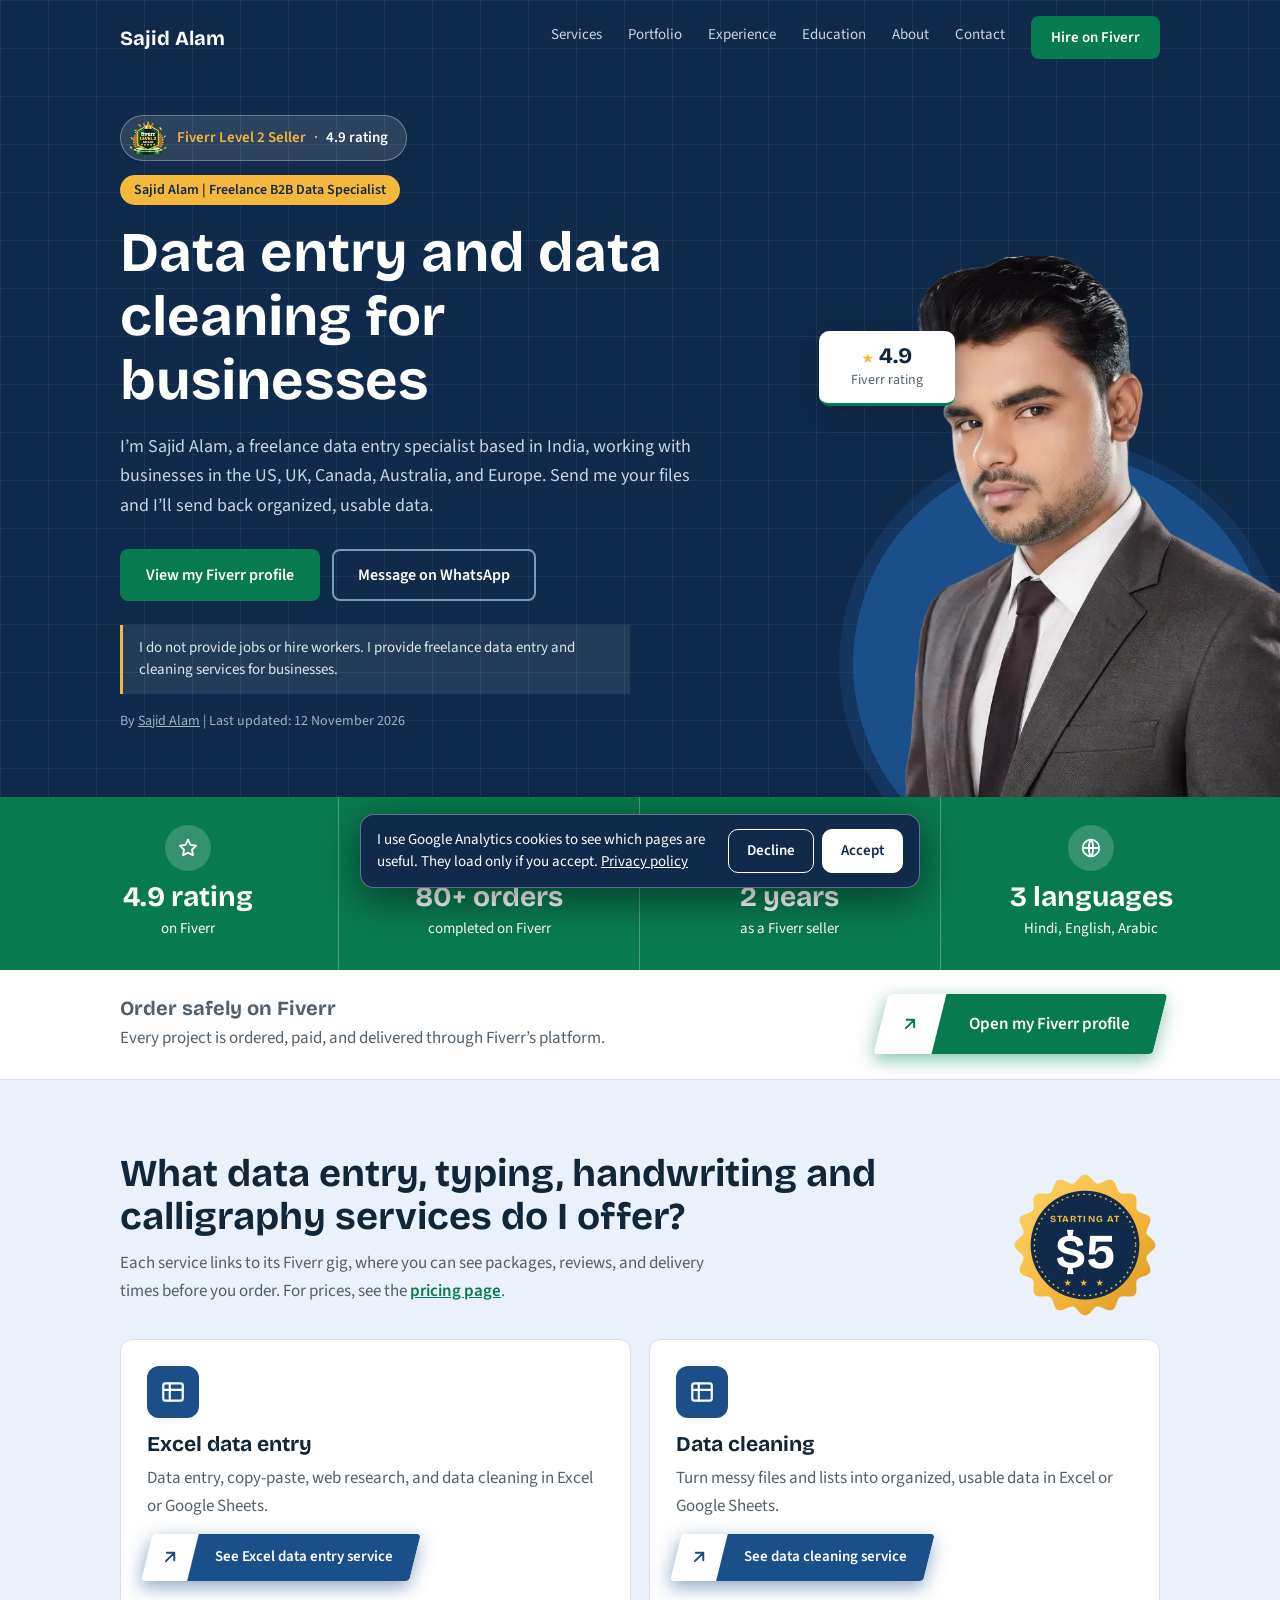
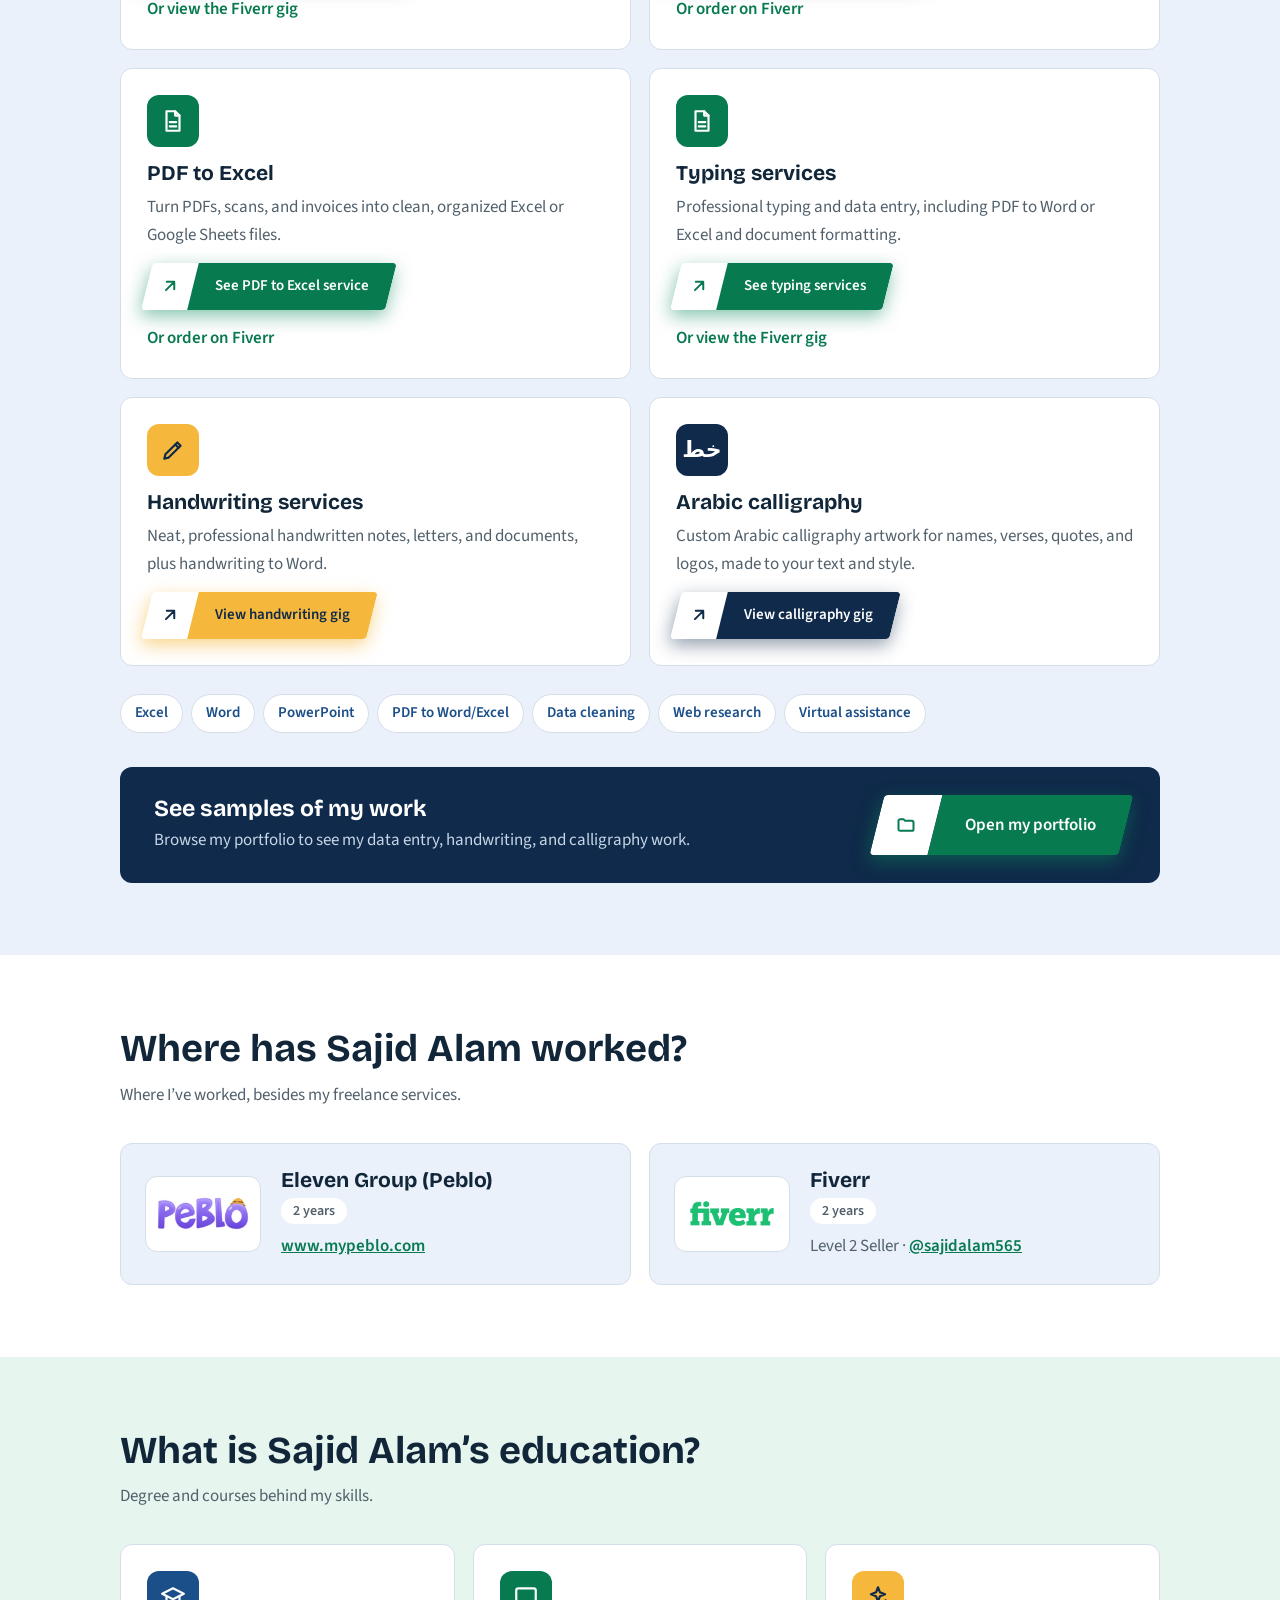
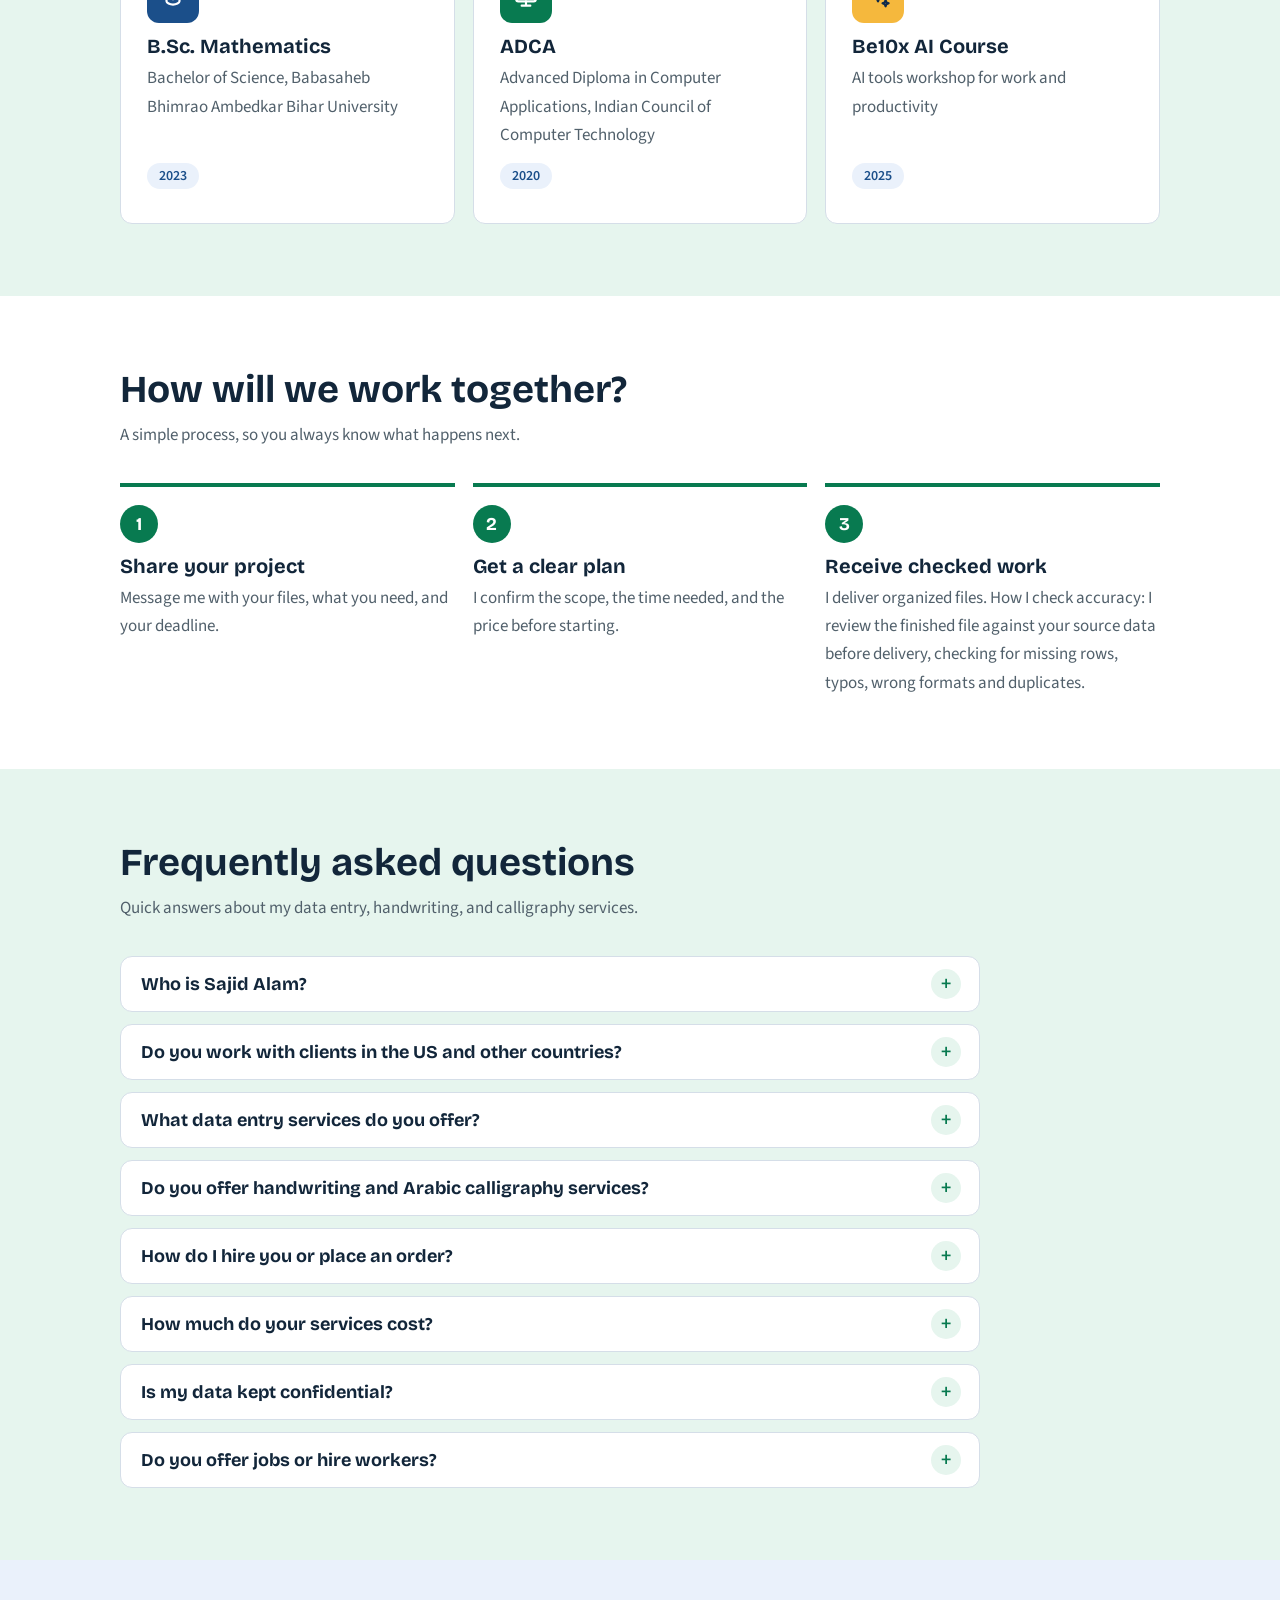
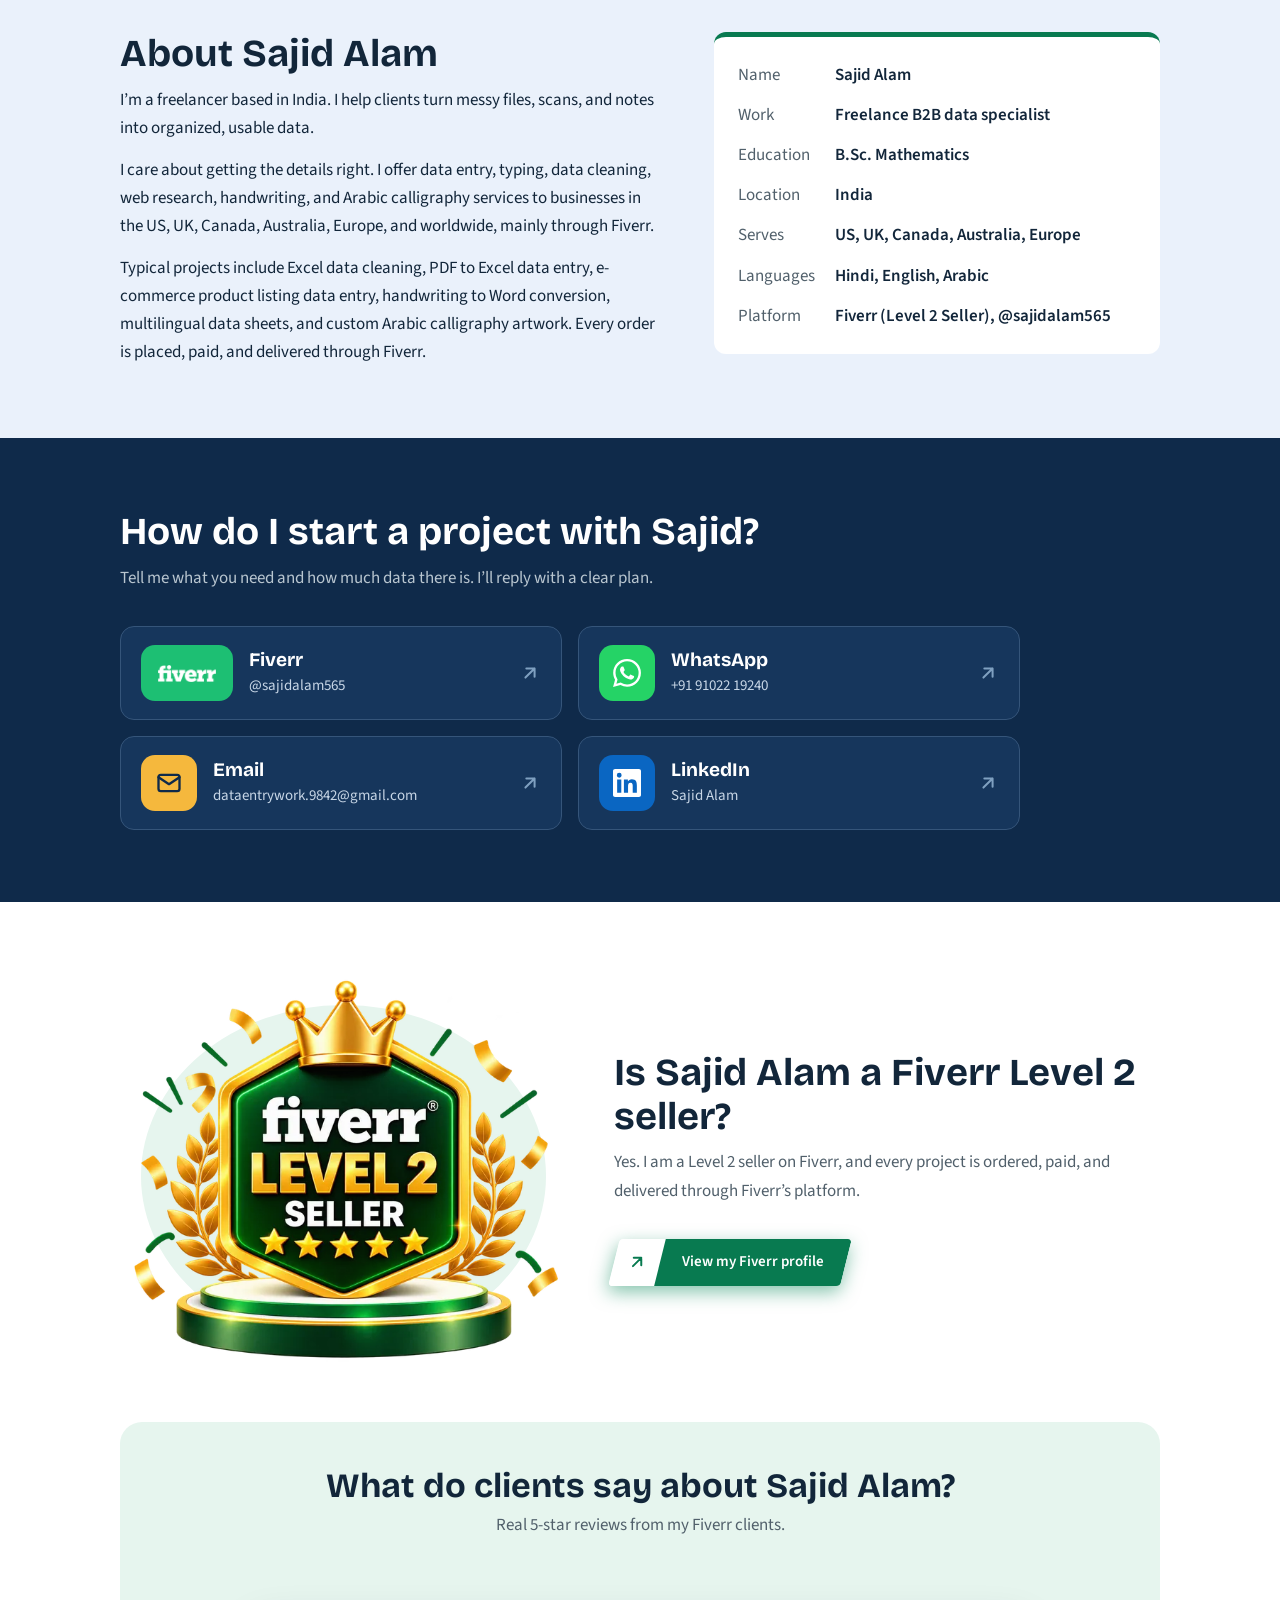
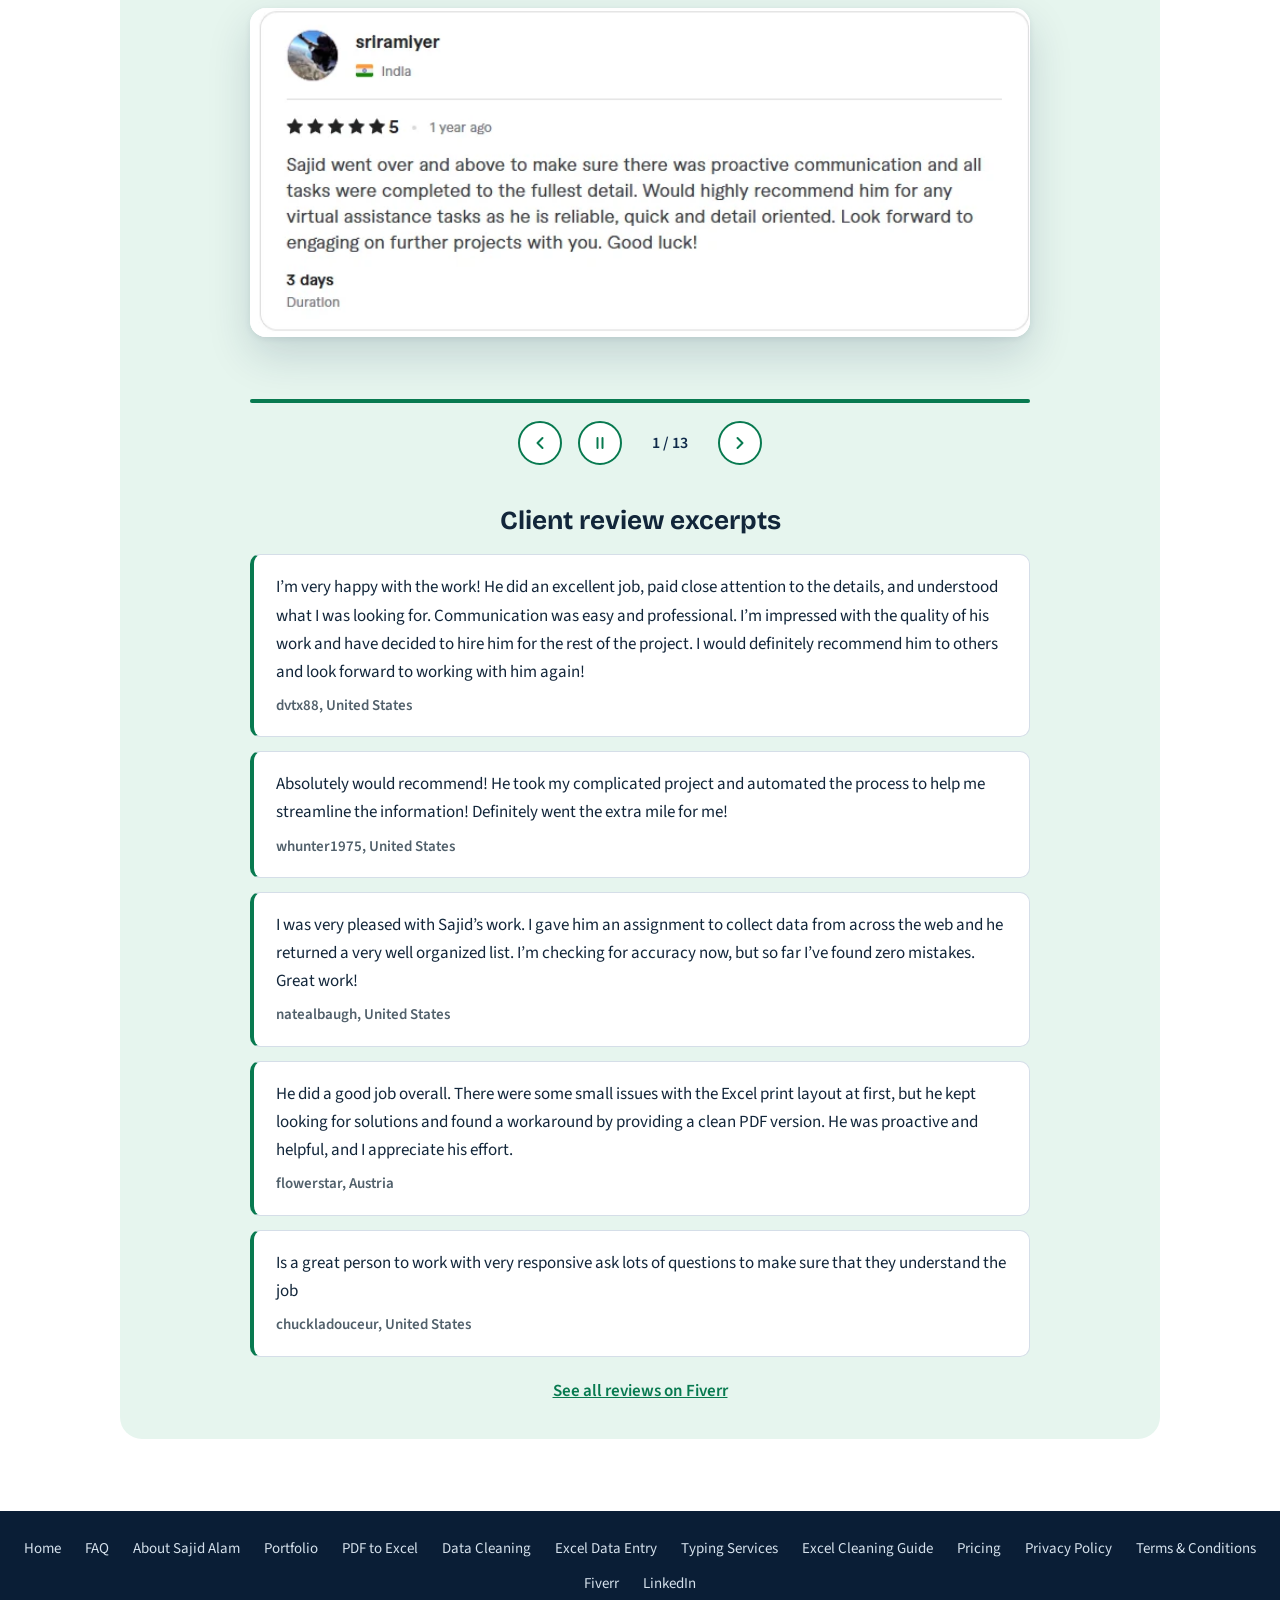
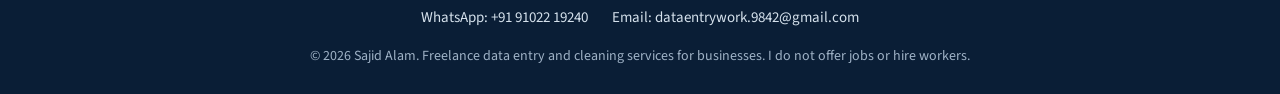
<file: index.html>
<!DOCTYPE html>
<html lang="en">
<head>
<meta charset="utf-8">
<meta name="viewport" content="width=device-width, initial-scale=1">
<title>Sajid Alam | Data Entry &amp; Data Cleaning for Businesses</title>
<meta name="description" content="Sajid Alam, Fiverr Level 2 seller: Excel and Google Sheets data entry, PDF to Excel, data cleaning and web research for businesses.">
<meta name="robots" content="index, follow, max-image-preview:large, max-snippet:-1">
<meta name="author" content="Sajid Alam">
<meta name="theme-color" content="#0F2A4A">
<link rel="canonical" href="https://www.dataentry.work/">
<link rel="icon" href="/favicon.ico" sizes="48x48">
<link rel="icon" href="/favicon-48.png" type="image/png" sizes="48x48">
<link rel="icon" href="/favicon.png" type="image/png" sizes="192x192">
<link rel="apple-touch-icon" href="/apple-touch-icon.png">
<link rel="manifest" href="/manifest.webmanifest">
<link rel="preload" as="image" href="/img/sajid-alam-freelance-data-entry-expert.webp?v=2" fetchpriority="high">
<meta property="og:type" content="website">
<meta property="og:site_name" content="Sajid Alam">
<meta property="og:locale" content="en_US">
<meta property="og:url" content="https://www.dataentry.work/">
<meta property="og:title" content="Sajid Alam | Data Entry &amp; Data Cleaning for Businesses">
<meta property="og:description" content="Sajid Alam, Fiverr Level 2 seller: Excel and Google Sheets data entry, PDF to Excel, data cleaning and web research for businesses.">
<meta property="og:image" content="https://www.dataentry.work/preview.jpg">
<meta property="og:image:width" content="1200">
<meta property="og:image:height" content="630">
<meta property="og:image:alt" content="Sajid Alam, freelance B2B data specialist">
<meta name="twitter:card" content="summary_large_image">
<meta name="twitter:title" content="Sajid Alam | Data Entry &amp; Data Cleaning for Businesses">
<meta name="twitter:description" content="Sajid Alam, Fiverr Level 2 seller: Excel and Google Sheets data entry, PDF to Excel, data cleaning and web research for businesses.">
<meta name="twitter:image" content="https://www.dataentry.work/preview.jpg">
<meta name="twitter:image:alt" content="Sajid Alam, freelance B2B data specialist">
<script type="application/ld+json">{"@context":"https://schema.org","@graph":[{"@type":"WebSite","@id":"https://www.dataentry.work/#website","url":"https://www.dataentry.work/","name":"Sajid Alam","alternateName":["Sajid Alam Data Entry","Sajid Alam Freelance Data Specialist"],"inLanguage":"en","publisher":{"@id":"https://www.dataentry.work/#person"}},{"@type":"ProfilePage","@id":"https://www.dataentry.work/#profile","url":"https://www.dataentry.work/","name":"Sajid Alam | Data Entry & Data Cleaning for Businesses","description":"Sajid Alam, Fiverr Level 2 seller: Excel and Google Sheets data entry, PDF to Excel, data cleaning and web research for businesses.","isPartOf":{"@id":"https://www.dataentry.work/#website"},"mainEntity":{"@id":"https://www.dataentry.work/#person"},"inLanguage":"en","dateModified":"2026-11-12","primaryImageOfPage":{"@type":"ImageObject","url":"https://www.dataentry.work/preview.jpg","width":1200,"height":630}},{"@type":"Person","@id":"https://www.dataentry.work/#person","name":"Sajid Alam","alternateName":"Sajid Alam Data Entry","jobTitle":"Freelance B2B Data Specialist","description":"Freelance data entry and data cleaning specialist offering data entry, typing, handwriting, and Arabic calligraphy services to businesses. Level 2 seller on Fiverr.","url":"https://www.dataentry.work/","image":"https://www.dataentry.work/img/sajid-alam-freelance-data-entry-expert.webp","sameAs":["https://www.fiverr.com/sajidalam565","https://www.linkedin.com/in/sajid-alam-93083b26a"],"address":{"@type":"PostalAddress","addressCountry":"IN"},"knowsLanguage":["Hindi","English","Arabic"],"knowsAbout":["Data entry","Data cleaning","Web research","Microsoft Excel","Typing services","Handwriting services","Arabic calligraphy"],"award":"Fiverr Level 2 Seller","hasCredential":[{"@type":"EducationalOccupationalCredential","name":"B.Sc. Mathematics","credentialCategory":"degree","recognizedBy":{"@type":"CollegeOrUniversity","name":"Babasaheb Bhimrao Ambedkar Bihar University","url":"https://brabu.ac.in/"}},{"@type":"EducationalOccupationalCredential","name":"Advanced Diploma in Computer Applications (ADCA)","credentialCategory":"diploma","recognizedBy":{"@type":"Organization","name":"Indian Council of Computer Technology"}},{"@type":"EducationalOccupationalCredential","name":"Be10x AI Course","credentialCategory":"certificate"}],"alumniOf":{"@type":"CollegeOrUniversity","name":"Babasaheb Bhimrao Ambedkar Bihar University","url":"https://brabu.ac.in/"}},{"@type":"Service","@id":"https://www.dataentry.work/#service","name":"Data entry, typing, handwriting and Arabic calligraphy services","provider":{"@id":"https://www.dataentry.work/#person"},"areaServed":[{"@type":"Country","name":"United States"},{"@type":"Country","name":"United Kingdom"},{"@type":"Country","name":"Canada"},{"@type":"Country","name":"Australia"},{"@type":"Place","name":"Europe"},{"@type":"Place","name":"Worldwide"}],"serviceType":["Data entry","Data cleaning","Web research","Typing services","Handwriting services","Arabic calligraphy"],"url":"https://www.dataentry.work/","offers":{"@type":"AggregateOffer","priceCurrency":"USD","lowPrice":"5"},"hasOfferCatalog":{"@type":"OfferCatalog","name":"Services by Sajid Alam","itemListElement":[{"@type":"Offer","itemOffered":{"@type":"Service","name":"Excel data entry","description":"Data entry, copy-paste, web research, and data cleaning in Excel or Google Sheets.","url":"https://www.fiverr.com/sajidalam565/your-reliable-virtual-assistant-for-data-entry"}},{"@type":"Offer","itemOffered":{"@type":"Service","name":"Typing services","description":"Professional typing and data entry, including PDF to Word or Excel and document formatting.","url":"https://www.fiverr.com/sajidalam565/do-professional-typing-services"}},{"@type":"Offer","itemOffered":{"@type":"Service","name":"Handwriting services","description":"Neat, professional handwritten notes, letters, and documents, and handwriting to Word.","url":"https://www.fiverr.com/sajidalam565/write-professional-handwritten-notes-and-letters"}},{"@type":"Offer","itemOffered":{"@type":"Service","name":"Arabic calligraphy","description":"Custom Arabic calligraphy artwork for names, verses, quotes, and logos.","url":"https://www.fiverr.com/sajidalam565/design-custom-arabic-calligraphy-artwork"}}]}},{"@type":"FAQPage","@id":"https://www.dataentry.work/#faq","mainEntity":[{"@type":"Question","name":"Who is Sajid Alam?","acceptedAnswer":{"@type":"Answer","text":"I’m a freelance data entry specialist based in India, helping businesses with data entry, typing, data cleaning, web research, handwriting, and Arabic calligraphy. I have completed 80+ orders on Fiverr and have been selling there for 2 years."}},{"@type":"Question","name":"Do you work with clients in the US and other countries?","acceptedAnswer":{"@type":"Answer","text":"Yes. I’m based in India and work with businesses in the US, UK, Canada, Australia, and Europe. Orders, payment, and delivery all go through Fiverr."}},{"@type":"Question","name":"What data entry services do you offer?","acceptedAnswer":{"@type":"Answer","text":"Excel and Google Sheets data entry, copy-paste work, data cleaning, web research, PDF to Word or Excel, image to Excel, typing services, document formatting, and virtual assistance."}},{"@type":"Question","name":"Do you offer handwriting and Arabic calligraphy services?","acceptedAnswer":{"@type":"Answer","text":"Yes. I write handwritten letters, notes, and documents, and I can type handwritten pages into Word. I also create custom Arabic calligraphy for names, verses, quotes, logos, and the Names of Allah. See real samples in my portfolio."}},{"@type":"Question","name":"How do I hire you or place an order?","acceptedAnswer":{"@type":"Answer","text":"Pick a service and open its gig on Fiverr, or message me on Fiverr with your project details. Every order is placed, paid, and delivered through Fiverr’s platform."}},{"@type":"Question","name":"How much do your services cost?","acceptedAnswer":{"@type":"Answer","text":"Gigs start from $5. The final price depends on how much work your project needs, and it is confirmed on Fiverr before work begins."}},{"@type":"Question","name":"Is my data kept confidential?","acceptedAnswer":{"@type":"Answer","text":"Yes. Files you send are used only for your project and kept only as long as needed. You can read the details in my Privacy Policy."}},{"@type":"Question","name":"Do you offer jobs or hire workers?","acceptedAnswer":{"@type":"Answer","text":"No. I do not provide jobs or hire workers, and I never charge registration fees. I am a freelancer who provides data entry and cleaning services for businesses."}}]}]}</script>
<link rel="preload" href="/fonts/sourcesans3-400.woff2" as="font" type="font/woff2" crossorigin>
<link rel="stylesheet" href="/css/fonts.css">
<style>
:root{--navy:#0F2A4A;--navy-d:#0A1E36;--blue:#1B4F8A;--green:#087A50;--green-d:#066241;--mint:#E6F5EE;--sky:#EAF1FB;--amber:#F5B83D;--ink:#12263A;--muted:#51606B;--line:#D5DEE8;--head:"Bricolage Grotesque","Segoe UI",system-ui,sans-serif;--body:"Source Sans 3","Segoe UI",system-ui,sans-serif}
*{box-sizing:border-box;margin:0}
html{scroll-behavior:smooth}
body{font:400 17px/1.65 var(--body);color:var(--ink);background:#fff}
a{color:inherit}
:focus-visible{outline:3px solid var(--green);outline-offset:3px}
.top :focus-visible,.contact :focus-visible{outline-color:var(--amber)}
.wrap{max-width:1080px;margin:0 auto;padding:0 20px}
h1,h2,h3{font-family:var(--head);line-height:1.15;font-weight:700}
.top{background-color:var(--navy);background-image:linear-gradient(rgba(255,255,255,.06) 1px,transparent 1px),linear-gradient(90deg,rgba(255,255,255,.06) 1px,transparent 1px);background-size:48px 48px;color:#fff;overflow:hidden}
header .wrap{display:flex;justify-content:space-between;align-items:center;padding-top:16px;padding-bottom:16px}
.brand{font:700 20px var(--head);text-decoration:none}
nav{display:flex;align-items:center;gap:26px;font-size:15px}
nav a{text-decoration:none;color:#C7D6E6}
nav a:hover{color:#fff}
nav .btn{color:#fff;padding:9px 18px;font-size:15px}
.hero{position:relative;--pw:clamp(340px,34vw,540px);min-height:calc(var(--pw)*1.244 + 24px)}
.hero .wrap{padding-top:40px;padding-bottom:0}
.hero-text{max-width:min(600px,calc(100% - var(--pw) + 40px));padding-bottom:64px}
.chip{display:inline-block;background:var(--amber);color:var(--navy);font:600 14px var(--body);padding:5px 14px;border-radius:999px;margin-bottom:16px}
h1{font-size:clamp(34px,5.2vw,56px);margin-bottom:18px}
.lead{max-width:33em;color:#C7D6E6;font-size:18px;margin-bottom:28px}
.btns{display:flex;flex-wrap:wrap;gap:12px}
.btn{display:inline-block;padding:13px 24px;border-radius:8px;font:600 16px var(--body);text-decoration:none;border:2px solid var(--green);background:var(--green);color:#fff}
.btn:hover{background:var(--green-d);border-color:var(--green-d)}
.btn.o{background:transparent;border-color:#7F9AB6}
.btn.o:hover{background:rgba(255,255,255,.1);border-color:#fff}
.portrait{position:absolute;right:0;bottom:0;width:var(--pw)}
.disc{position:absolute;left:50%;bottom:-14%;width:96%;aspect-ratio:1;transform:translateX(-50%);border-radius:50%;background:var(--blue);box-shadow:0 0 0 14px rgba(27,79,138,.35)}
.portrait img{position:relative;display:block;width:100%;height:auto}
.badge{position:absolute;z-index:2;background:#fff;color:var(--ink);border-radius:10px;padding:10px 16px;box-shadow:0 8px 24px rgba(5,20,40,.35);line-height:1.25}
.badge b{display:block;font:700 22px var(--head)}
.badge span{font-size:14px;color:var(--muted)}
.badge .star{color:var(--amber)}
.b1{top:14%;left:-6%}
.b2{bottom:20%;right:4%}
section{padding:72px 0}
h2{font-size:clamp(27px,4vw,38px);margin-bottom:10px}
.sub{color:var(--muted);max-width:36em;margin-bottom:34px}
.services{background:var(--sky)}
.cards{display:grid;grid-template-columns:repeat(2,1fr);gap:18px}
.card{background:#fff;border:1px solid var(--line);border-radius:12px;padding:26px;display:flex;flex-direction:column;gap:8px}
.card h3{font-size:21px}
.card p{color:var(--muted);flex:1}
.card a{font-weight:600;color:var(--green);text-decoration:none;margin-top:6px}
.card a:hover{text-decoration:underline}
.ic{width:52px;height:52px;border-radius:12px;display:grid;place-items:center;color:#fff;margin-bottom:6px}
.ic svg{width:26px;height:26px;fill:none;stroke:currentColor;stroke-width:2;stroke-linecap:round;stroke-linejoin:round}
.ic.a{background:var(--blue)}.ic.b{background:var(--green)}.ic.c{background:var(--amber);color:var(--navy)}.ic.d{background:var(--navy)}
.ic.d{font:700 22px var(--body)}
.skills{display:flex;flex-wrap:wrap;gap:8px;margin-top:28px}
.skills span{background:#fff;border:1px solid var(--line);color:var(--blue);padding:6px 14px;border-radius:999px;font-size:15px;font-weight:600}
.how{background:#fff}
.steps{display:grid;grid-template-columns:repeat(3,1fr);gap:18px}
.step{border-top:4px solid var(--green);padding-top:18px}
.step i{display:grid;place-items:center;width:38px;height:38px;border-radius:50%;background:var(--green);color:#fff;font:700 18px var(--head);font-style:normal;margin-bottom:12px}
.step h3{font-size:20px;margin-bottom:6px}
.step p{color:var(--muted)}
.about{background:var(--sky)}
.about .wrap{display:grid;grid-template-columns:1.1fr .9fr;gap:48px}
.about p+p{margin-top:14px}
.about a{color:var(--green);font-weight:600}
.info{background:#fff;border-radius:12px;border-top:5px solid var(--green);padding:24px;display:grid;grid-template-columns:auto 1fr;gap:12px 20px;align-self:start}
.info dt{color:var(--muted)}
.info dd{font-weight:600}
.contact{background:var(--navy);color:#fff}
.contact .sub{color:#B9C6D0}
.rows{display:grid;gap:12px;max-width:640px}
.row{display:flex;justify-content:space-between;align-items:center;gap:16px;padding:16px 20px;border:1px solid #35557A;border-radius:10px;text-decoration:none;background:#16365C}
.row:hover{border-color:var(--amber)}
.row b{font:600 17px var(--body)}
.row span{color:#C7D6E6;font-size:15px;overflow-wrap:anywhere;text-align:right}
.row.wa{background:var(--green);border-color:var(--green)}
.row.wa:hover{background:var(--green-d)}
.row.wa span{color:#fff}
footer{background:var(--navy-d);color:#9FB2C6;padding:26px 0;font-size:14px;text-align:center}
footer nav{justify-content:center;flex-wrap:wrap;gap:6px 0}
footer nav+nav{margin-top:6px}
footer a{color:#D5E1EC;margin:0 12px;text-decoration:none}
footer a:hover{text-decoration:underline}
footer p{margin-top:10px}
.note{display:flex;gap:10px;margin-top:24px;max-width:34em;padding:12px 16px;border-left:3px solid var(--amber);background:rgba(255,255,255,.08);font-size:15px;color:#DCE7F2;line-height:1.5}
.band{background:#fff;border-bottom:1px solid var(--line)}
.band .wrap{display:flex;align-items:center;justify-content:space-between;gap:24px;padding-top:24px;padding-bottom:24px}
.band b.t{font:700 20px var(--head)}
.band p{color:var(--muted)}
.gc-a{--c:var(--blue);--g:rgba(27,79,138,.5)}.gc-b{--c:var(--green);--g:rgba(11,138,91,.5)}.gc-c{--c:#F5B83D;--g:rgba(245,184,61,.6);--t:var(--navy)}.gc-d{--c:var(--navy);--g:rgba(15,42,74,.45)}
.gig{display:inline-flex;align-self:flex-start;transform:skewX(-14deg);border-radius:4px;overflow:hidden;text-decoration:none;box-shadow:0 6px 18px var(--g);transition:box-shadow .25s,transform .25s;animation:glow 3s ease-in-out infinite}
.gig .gi{display:grid;place-items:center;width:46px;background:#fff;color:var(--c)}
.gig .gt{background:var(--c);color:var(--t,#fff);padding:11px 22px;font-size:15px;font-weight:600}
.gig svg{width:20px;height:20px;fill:none;stroke:currentColor;stroke-width:2.4;stroke-linecap:round;stroke-linejoin:round;transform:skewX(14deg)}
.gig b{display:inline-block;transform:skewX(14deg);font-weight:600;white-space:nowrap}
.gig:hover{transform:skewX(-14deg) translateY(-2px);box-shadow:0 10px 30px var(--g),0 0 20px var(--g)}
.card a.gig:hover,.card a.gig{text-decoration:none;color:var(--t,#fff)}
.gc-c .gi{color:var(--navy)}
.gig.big .gi{width:58px}.gig.big .gt{padding:16px 30px;font-size:17px}
@keyframes glow{50%{box-shadow:0 6px 30px var(--g),0 0 16px var(--g)}}
.work{display:flex;align-items:center;justify-content:space-between;gap:24px;margin-top:34px;background:var(--navy);color:#fff;border-radius:12px;padding:28px 34px}
.work h3{font-size:23px;margin-bottom:4px}.work p{color:#C7D6E6}
.exp{background:#fff}
.job{display:flex;gap:20px;align-items:center;background:var(--sky);border:1px solid var(--line);border-radius:12px;padding:24px;max-width:720px}
.logo{flex:none;width:58px;height:58px;border-radius:12px;background:var(--navy);color:#fff;display:grid;place-items:center;font:700 22px var(--head)}
.job h3{font-size:21px}.job span{color:var(--muted)}.job a{color:var(--green);font-weight:600}
@media(max-width:800px){
nav a:not(.btn){display:none}
.hero{min-height:0}
.hero .wrap{padding-top:28px}
.hero-text{max-width:none;padding-bottom:0}
.portrait{position:relative;width:min(82%,340px);margin:24px 0 0 auto}
.b1{left:-2%}.b2{right:2%}
.band .wrap,.work{flex-direction:column;align-items:flex-start}
.work{padding:24px}
.job{align-items:flex-start}
.cards,.steps,.about .wrap{grid-template-columns:1fr}
section{padding:52px 0}
.row{flex-direction:column;align-items:flex-start;gap:2px}
.row span{text-align:left}
}
@media(prefers-reduced-motion:reduce){html{scroll-behavior:auto}*,*::before,*::after{animation:none!important;transition:none!important}}

:root{--fiv:url("[data-uri]")}
.fiv{display:inline-block;width:72px;aspect-ratio:499/146;background:currentColor;-webkit-mask:var(--fiv) center/contain no-repeat;mask:var(--fiv) center/contain no-repeat}
.shead{display:flex;justify-content:space-between;align-items:center;gap:28px}
.start5{flex:none;width:150px;cursor:default}
.start5 svg{display:block;width:100%;height:auto;font-family:var(--head);animation:blink 2.8s ease-in-out infinite;transition:transform .3s}
.start5:hover svg{animation-play-state:paused;transform:rotate(-6deg) scale(1.06)}
@keyframes blink{0%,100%{opacity:1;transform:scale(1);filter:drop-shadow(0 6px 14px rgba(245,184,61,.3))}50%{opacity:.85;transform:scale(1.035);filter:drop-shadow(0 8px 28px rgba(245,184,61,.85))}}
.exps,.edus{display:grid;gap:18px}
.exps{grid-template-columns:repeat(2,1fr)}
.edus{grid-template-columns:repeat(3,1fr)}
.exps .job{max-width:none}
.lt{flex:none;width:116px;height:76px;border-radius:12px;background:#fff;border:1px solid var(--line);display:grid;place-items:center}
.lt img{width:94px;height:auto;display:block}
.lt .fiv{width:84px;color:#1DBF73}
.job h3{margin-bottom:2px}
.job>div:last-child{min-width:0;overflow-wrap:anywhere}
.dur{display:inline-block;margin:4px 0 8px;background:var(--mint);color:#064a31;font:600 14px var(--body);font-style:normal;padding:3px 12px;border-radius:999px}
.job .dur{background:#fff}
.edu-s{background:var(--mint)}
.edu{background:#fff;border:1px solid var(--line);border-radius:12px;padding:26px;display:flex;flex-direction:column;gap:6px}
.edu h3{font-size:20px}.edu p{color:var(--muted);flex:1}
.edu .dur{align-self:flex-start;background:var(--sky);color:var(--blue);margin-top:8px}
.ctg{display:grid;grid-template-columns:repeat(2,1fr);gap:16px;max-width:900px}
.ct{display:flex;align-items:center;gap:16px;padding:18px 20px;border:1px solid #35557A;border-radius:14px;background:#16365C;text-decoration:none;color:#fff;transition:transform .3s,box-shadow .3s,border-color .3s}
.ti{flex:none;width:56px;height:56px;border-radius:14px;display:grid;place-items:center;color:#fff;transition:transform .3s}
.ti svg{width:28px;height:28px;fill:currentColor}
.ti .fiv{width:58px;color:#fff}
.t-fiv{width:92px;background:#1DBF73}.t-wa{background:#25D366}.t-in{background:#0A66C2}
.t-em{background:var(--amber);color:var(--navy)}.t-em svg{fill:none}
.tx{flex:1;min-width:0}.tx b{display:block;font:700 19px var(--head)}.tx span{color:#C7D6E6;font-size:15px;overflow-wrap:anywhere}
.go{flex:none;width:22px;height:22px;color:#7FA0C0;transition:transform .3s,color .3s}.go svg{width:22px;height:22px}
.ct:hover{transform:translateY(-4px);border-color:var(--amber);box-shadow:0 12px 30px rgba(0,0,0,.35);--fxc:rgba(255,255,255,.10)}
.ct:hover .ti{transform:scale(1.08) rotate(-4deg)}
.ct:hover .go{transform:translate(3px,-3px);color:var(--amber)}
.lv2{background:#fff}
.lv2w{display:grid;grid-template-columns:.9fr 1.1fr;gap:48px;align-items:center}
.lv2img{position:relative;max-width:440px;justify-self:center;transition:transform .4s}
.lv2img:hover{transform:scale(1.04)}
.lv2img::before{content:"";position:absolute;inset:8% 4% 4%;border-radius:50%;background:var(--mint)}
.lv2img img{position:relative;display:block;width:100%;height:auto;animation:float 5s ease-in-out infinite}
@keyframes float{50%{transform:translateY(-10px)}}
.btn{transition:transform .25s,box-shadow .25s,background .25s,border-color .25s}
.btn:hover{transform:translateY(-2px);box-shadow:0 8px 22px rgba(11,138,91,.4)}
.btn.o:hover{box-shadow:0 8px 22px rgba(255,255,255,.15)}
nav a:not(.btn){background:linear-gradient(currentColor,currentColor) left bottom/0 2px no-repeat;padding-bottom:4px;transition:background-size .3s,color .2s}
nav a:not(.btn):hover{background-size:100% 2px}
.brand,footer a,.about a,.job a{transition:color .2s}
.brand:hover{color:var(--amber)}
.card,.edu,.job{transition:transform .3s,box-shadow .3s,border-color .3s}
.card:hover,.edu:hover,.job:hover{transform:translateY(-6px);box-shadow:0 16px 34px rgba(15,42,74,.14);border-color:var(--green)}
.card:hover,.edu:hover,.job:hover,.ct:hover{background-image:radial-gradient(circle 180px at var(--mx,50%) var(--my,50%),var(--fxc,rgba(11,138,91,.10)),transparent)}
.ic{transition:transform .3s}.card:hover .ic,.edu:hover .ic{transform:rotate(-6deg) scale(1.1)}
.step{transition:transform .3s}.step:hover{transform:translateY(-4px)}
.step i{transition:transform .3s}.step:hover i{transform:scale(1.15)}
.skills span{transition:transform .2s,background .2s,border-color .2s}.skills span:hover{transform:translateY(-3px);background:var(--mint);border-color:var(--green)}
.badge{transition:transform .3s}.badge:hover{transform:translateY(-4px) scale(1.04)}
.work{transition:box-shadow .3s}.work:hover{box-shadow:0 14px 34px rgba(15,42,74,.35)}
@media(max-width:800px){
.shead{flex-direction:column;align-items:flex-start;gap:0}
.start5{width:120px;margin:0 0 20px}
.exps,.edus,.ctg,.lv2w{grid-template-columns:1fr}
.lt{width:84px;height:64px}.lt img{width:70px}.lt .fiv{width:66px}.job{padding:18px;gap:14px}
.lv2w{gap:28px}.lv2t{text-align:center}.lv2t .sub{margin-left:auto;margin-right:auto}
}
@media(max-width:480px){.go{display:none}.tx span{font-size:14px}.ct{padding:16px}}

.stats{background:var(--green);color:#fff}
.stats .wrap{max-width:none;padding:0 clamp(12px,3vw,48px);display:grid;grid-template-columns:repeat(4,1fr)}
.stats .wrap>div{padding:28px 12px;text-align:center;border-right:1px solid rgba(255,255,255,.28);transition:background .3s}
.stats .wrap>div:last-child{border-right:0}
.stats .wrap>div:hover{background:rgba(255,255,255,.1)}
.si{display:grid;place-items:center;width:46px;height:46px;margin:0 auto 10px;border-radius:50%;background:rgba(255,255,255,.18);transition:transform .3s}
.stats .wrap>div:hover .si{transform:scale(1.12)}
.si svg{width:22px;height:22px;fill:none;stroke:#fff;stroke-width:2;stroke-linecap:round;stroke-linejoin:round}
.stats b{display:block;font:700 28px/1.2 var(--head)}
.stats span{font-size:15px}
.badge{text-align:center;padding:12px 24px;min-width:136px;border-bottom:3px solid var(--green)}
@media(max-width:800px){.stats .wrap{grid-template-columns:repeat(2,1fr)}.stats .wrap>div:nth-child(2n){border-right:0}.stats .wrap>div:nth-child(-n+2){border-bottom:1px solid rgba(255,255,255,.28)}.badge{min-width:0;padding:10px 18px}.stats b{font-size:21px}.gig.big .gi{width:46px}.gig.big .gt{padding:14px 16px;font-size:15px}}
.about .wrap>*{min-width:0}
.info{grid-template-columns:auto minmax(0,1fr)}.info dd{overflow-wrap:anywhere}

.top{position:relative}
.top>header,.top>.hero{position:relative;z-index:1}
.stars{position:absolute;inset:0;overflow:hidden;pointer-events:none}
.stars i{--run:480px;position:absolute;left:var(--x);top:var(--y);width:var(--len);height:2px;border-radius:2px;background:linear-gradient(90deg,rgba(255,255,255,0),rgba(255,255,255,.85));opacity:0;animation:shoot var(--d) linear var(--delay) infinite}
.stars i::after{content:"";position:absolute;right:-2px;top:-2px;width:6px;height:6px;border-radius:50%;background:#fff;box-shadow:0 0 8px 3px rgba(255,255,255,.7),0 0 18px 6px rgba(160,200,255,.35)}
@keyframes shoot{0%{opacity:0;transform:rotate(142deg) translateX(0)}1.5%{opacity:1}9%{opacity:1}12.5%,100%{opacity:0;transform:rotate(142deg) translateX(var(--run))}}

.rvw{margin-top:60px;background:var(--mint);border-radius:22px;padding:44px 24px 34px}
.rvh{text-align:center;font-size:clamp(25px,3.6vw,34px);margin-bottom:6px}
.rsub{text-align:center;color:var(--muted);margin-bottom:28px}
.rcar{max-width:780px;margin:0 auto}
.rtrack{display:grid;align-items:center;justify-items:center}
.rs{grid-area:1/1;width:100%;position:relative;overflow:hidden;border-radius:16px;background:#fff;box-shadow:0 18px 44px rgba(15,42,74,.16),0 2px 6px rgba(15,42,74,.08);opacity:0;visibility:hidden;pointer-events:none;transform:translateY(34px) scale(.94);transition:opacity .6s,transform .8s cubic-bezier(.2,.7,.2,1),visibility 0s .8s;cursor:zoom-in}
.rs.on{opacity:1;visibility:visible;pointer-events:auto;transform:none;transition-delay:0s}
.rs.out{opacity:0;transform:translateY(-26px) scale(.97);visibility:visible}
.rs img{display:block;width:100%;height:auto}
.rs::after{content:"";position:absolute;inset:0;background:linear-gradient(105deg,transparent 38%,rgba(255,255,255,.7) 50%,transparent 62%);transform:translateX(-130%);pointer-events:none}
.rs.on::after{animation:shine 1.2s .35s ease-out forwards}
@keyframes shine{to{transform:translateX(130%)}}
.rbar{height:4px;background:rgba(11,138,91,.18);border-radius:4px;overflow:hidden;margin-top:22px}
.rbar i{display:block;height:100%;background:var(--green);transform-origin:left;transform:scaleX(0);animation:rfill 5s linear forwards}
@keyframes rfill{to{transform:scaleX(1)}}
.rctl{display:flex;align-items:center;justify-content:center;gap:16px;margin-top:18px}
.rbtn{width:44px;height:44px;border-radius:50%;border:2px solid var(--green);background:#fff;color:var(--green);display:grid;place-items:center;cursor:pointer;transition:background .25s,color .25s,transform .25s,box-shadow .25s}
.rbtn:hover{background:var(--green);color:#fff;transform:translateY(-2px);box-shadow:0 8px 18px rgba(11,138,91,.35)}
.rbtn svg{width:20px;height:20px;fill:none;stroke:currentColor;stroke-width:2.4;stroke-linecap:round;stroke-linejoin:round}
.rpp .il,.rpp.paused .ip{display:none}.rpp.paused .il{display:block}
.rcount{min-width:64px;text-align:center;font:600 16px var(--body);color:var(--navy)}
.rex{max-width:780px;margin:40px auto 0}
.rex h3{font:700 clamp(21px,3vw,26px)/1.2 var(--head);text-align:center;margin-bottom:18px}
.rex ul{list-style:none;padding:0;display:grid;gap:14px}
.rex li{background:#fff;border:1px solid var(--line);border-left:4px solid var(--green);border-radius:10px;padding:18px 22px}
.rex blockquote{margin:0}
.rex blockquote p{color:var(--ink)}
.rex .rby{margin-top:8px;font-size:15px;font-weight:600;color:var(--muted)}
.rex .rall{text-align:center;margin-top:20px}
.rex .rall a{color:var(--green);font-weight:600}
.rhint{display:none;text-align:center;font-size:14px;color:var(--muted);margin-top:12px}
.rz{position:fixed;inset:0;z-index:100;background:rgba(6,16,30,.92);display:none;overflow:auto;padding:56px 12px 24px}
.rz.on{display:block}
.rz img{display:block;margin:0 auto;width:min(760px,96vw);height:auto;border-radius:10px;background:#fff}
.rz button{position:fixed;top:12px;right:12px;width:44px;height:44px;border-radius:50%;border:0;background:rgba(255,255,255,.18);color:#fff;font-size:26px;cursor:pointer}
@media(max-width:600px){.rvw{padding:30px 12px 24px;border-radius:16px}.rhint{display:block}.rz img{width:720px;max-width:none}}
@media(max-width:800px){.stars i{--run:300px;width:90px}}

.skip{position:absolute;left:-999px;top:8px;background:#fff;color:var(--navy);padding:8px 14px;border-radius:6px;z-index:200;font-weight:600}.skip:focus{left:8px}
.sr{position:absolute;width:1px;height:1px;overflow:hidden;clip:rect(0 0 0 0);white-space:nowrap}
h1 .chip{display:block;width:max-content;max-width:100%}
.l2tag{display:flex;align-items:center;gap:10px;width:max-content;max-width:100%;margin:0 0 14px;padding:5px 18px 5px 8px;border-radius:999px;background:rgba(255,255,255,.12);border:1px solid rgba(255,255,255,.32);color:#fff;font:600 15px/1.3 var(--body)}.l2tag img{flex:none;display:block;width:38px;height:auto}.l2tag b{font-weight:700;color:var(--amber)}.l2tag .sep{margin:0 8px;opacity:.65}@media(max-width:380px){.l2tag .sep,.l2tag .rt{display:none}}
.upd{margin-top:16px;font-size:14px;color:#9FB2C6}
.faq{background:var(--mint)}
.fl{max-width:860px;display:grid;gap:12px}
.fq{background:#fff;border:1px solid var(--line);border-radius:12px;transition:box-shadow .3s,border-color .3s}
.fq:hover{border-color:var(--green);box-shadow:0 8px 22px rgba(15,42,74,.08)}
.fq summary{list-style:none;cursor:pointer;padding:16px 60px 16px 20px;font:700 18px var(--head);position:relative}
.fq summary::-webkit-details-marker{display:none}
.fq summary::after{content:"+";position:absolute;right:18px;top:50%;width:30px;height:30px;margin-top:-15px;border-radius:50%;background:var(--mint);color:var(--green);display:grid;place-items:center;font:700 20px var(--body);transition:transform .3s,background .3s,color .3s}
.fq[open] summary::after{content:"\2212";transform:rotate(180deg);background:var(--green);color:#fff}
.fq .fa{padding:0 20px 18px;color:var(--muted)}
.fq[open] .fa{animation:faqin .35s ease-out}
@keyframes faqin{from{opacity:0;transform:translateY(-6px)}}
@media(max-width:480px){.cards{grid-template-columns:minmax(0,1fr)}.card .gig{max-width:100%}.card .gig b{white-space:normal;line-height:1.25}.card .gig .gt{padding:10px 14px;font-size:14px}}
</style>
<link rel="stylesheet" href="/css/consent.css">
</head>
<body>
<a class="skip" href="#main">Skip to content</a>
<div class="top">
<div class="stars" aria-hidden="true"><i style="--x:78%;--y:5%;--d:11s;--delay:1s;--len:130px"></i><i style="--x:92%;--y:24%;--d:14s;--delay:5s;--len:110px"></i><i style="--x:62%;--y:2%;--d:9s;--delay:8s;--len:150px"></i><i style="--x:46%;--y:12%;--d:16s;--delay:3s;--len:100px"></i><i style="--x:97%;--y:42%;--d:13s;--delay:10s;--len:120px"></i><i style="--x:30%;--y:4%;--d:18s;--delay:13s;--len:90px"></i></div>
<header>
<div class="wrap">
<a class="brand" href="/">Sajid Alam</a>
<nav aria-label="Main"><a href="/#services">Services</a><a href="/portfolio">Portfolio</a><a href="/#experience">Experience</a><a href="/#education">Education</a><a href="/#about">About</a><a href="/#contact">Contact</a><a data-track="fiverr" class="btn" href="https://www.fiverr.com/sajidalam565" rel="me">Hire on Fiverr</a></nav>
</div>
</header>
<div id="top" class="hero">
<div class="wrap">
<div class="hero-text">
<p class="l2tag"><img src="/img/fiverr-level-2-badge-sm.webp" width="38" height="34" alt="" decoding="async"><span><b>Fiverr Level 2 Seller</b><span class="sep">·</span><span class="rt">4.9 rating</span></span></p>
<h1><span class="chip">Sajid Alam | Freelance B2B Data Specialist</span><span class="sr">: </span>Data entry and data cleaning for businesses</h1>
<p class="lead">I’m Sajid Alam, a freelance data entry specialist based in India, working with businesses in the US, UK, Canada, Australia, and Europe. Send me your files and I’ll send back organized, usable data.</p>
<div class="btns">
<a data-track="fiverr" class="btn" href="https://www.fiverr.com/sajidalam565" rel="me">View my Fiverr profile</a>
<a data-track="whatsapp" class="btn o" href="https://wa.me/919102219240?text=Hi%20Sajid%2C%20I%20found%20your%20website%20and%20need%20help%20with%20a%20project.">Message on WhatsApp</a>
</div>
<p class="note"><span>I do not provide jobs or hire workers. I provide freelance data entry and cleaning services for businesses.</span></p>
<p class="upd">By <a href="/#about" rel="author" style="color:inherit">Sajid Alam</a> | Last updated: <time datetime="2026-11-12">12 November 2026</time></p>
</div>
</div>
<div class="portrait">
<span class="disc"></span>
<img src="/img/sajid-alam-freelance-data-entry-expert.webp?v=2" width="640" height="796" decoding="async" fetchpriority="high" alt="Sajid Alam, freelance data entry expert and Excel specialist">
<div class="badge b1"><b><span class="star">&#9733;</span> 4.9</b><span>Fiverr rating</span></div>
</div>
</div>
</div>

<main id="main">
<div class="stats">
<div class="wrap">
<div><i class="si"><svg viewBox="0 0 24 24" aria-hidden="true"><path d="M12 3l2.7 5.6 6.1.9-4.4 4.3 1 6.1L12 17l-5.4 2.9 1-6.1L3.2 9.5l6.1-.9z"/></svg></i><b>4.9 rating</b><span>on Fiverr</span></div>
<div><i class="si"><svg viewBox="0 0 24 24" aria-hidden="true"><circle cx="12" cy="12" r="9"/><path d="M8 12.5l2.7 2.7L16 9.5"/></svg></i><b>80+ orders</b><span>completed on Fiverr</span></div>
<div><i class="si"><svg viewBox="0 0 24 24" aria-hidden="true"><circle cx="12" cy="12" r="9"/><path d="M12 7v5l3 2"/></svg></i><b>2 years</b><span>as a Fiverr seller</span></div>
<div><i class="si"><svg viewBox="0 0 24 24" aria-hidden="true"><circle cx="12" cy="12" r="9"/><path d="M3 12h18M12 3c3 3 3 15 0 18M12 3c-3 3-3 15 0 18"/></svg></i><b>3 languages</b><span>Hindi, English, Arabic</span></div>
</div>
</div>

<div class="band">
<div class="wrap">
<p><b class="t">Order safely on Fiverr</b><br>Every project is ordered, paid, and delivered through Fiverr’s platform.</p>
<a data-track="fiverr" class="gig gc-b big" href="https://www.fiverr.com/sajidalam565" rel="me"><span class="gi"><svg viewBox="0 0 24 24" aria-hidden="true"><path d="M7 17L17 7M8 7h9v9"/></svg></span><span class="gt"><b>Open my Fiverr profile</b></span></a>
</div>
</div>

<section id="services" class="services">
<div class="wrap">
<div class="shead"><div><h2>What data entry, typing, handwriting and calligraphy services do I offer?</h2>
<p class="sub">Each service links to its Fiverr gig, where you can see packages, reviews, and delivery times before you order. For prices, see the <a href="/pricing" style="color:var(--green);font-weight:600">pricing page</a>.</p></div>
<div class="start5"><svg viewBox="0 0 160 160" role="img" aria-label="Services starting at 5 dollars"><defs><linearGradient id="gd" x1="0" y1="0" x2="1" y2="1"><stop offset="0" stop-color="#FFD66B"/><stop offset=".55" stop-color="#F5B83D"/><stop offset="1" stop-color="#D9961B"/></linearGradient></defs><path d="M155.2,80.0 L154.5,82.6 L152.7,85.1 L150.2,87.4 L147.7,89.5 L146.0,91.6 L145.4,93.9 L146.0,96.4 L147.3,99.3 L148.8,102.3 L149.7,105.4 L149.7,108.2 L148.4,110.4 L145.9,112.2 L142.8,113.4 L139.7,114.4 L137.1,115.7 L135.4,117.4 L134.7,119.7 L134.7,122.7 L134.9,126.1 L134.9,129.4 L134.0,132.1 L132.1,134.0 L129.4,134.9 L126.1,134.9 L122.7,134.7 L119.7,134.7 L117.4,135.4 L115.7,137.1 L114.5,139.7 L113.4,142.8 L112.2,145.9 L110.4,148.4 L108.2,149.7 L105.4,149.7 L102.3,148.8 L99.3,147.3 L96.4,146.0 L93.9,145.4 L91.6,146.0 L89.5,147.7 L87.4,150.2 L85.1,152.7 L82.6,154.5 L80.0,155.2 L77.4,154.5 L74.9,152.7 L72.6,150.2 L70.5,147.7 L68.4,146.0 L66.1,145.4 L63.6,146.0 L60.7,147.3 L57.7,148.8 L54.6,149.7 L51.8,149.7 L49.6,148.4 L47.8,145.9 L46.6,142.8 L45.6,139.7 L44.3,137.1 L42.6,135.4 L40.3,134.7 L37.3,134.7 L33.9,134.9 L30.6,134.9 L27.9,134.0 L26.0,132.1 L25.1,129.4 L25.1,126.1 L25.3,122.7 L25.3,119.7 L24.6,117.4 L22.9,115.7 L20.3,114.4 L17.2,113.4 L14.1,112.2 L11.6,110.4 L10.3,108.2 L10.3,105.4 L11.2,102.3 L12.7,99.3 L14.0,96.4 L14.6,93.9 L14.0,91.6 L12.3,89.5 L9.8,87.4 L7.3,85.1 L5.5,82.6 L4.8,80.0 L5.5,77.4 L7.3,74.9 L9.8,72.6 L12.3,70.5 L14.0,68.4 L14.6,66.1 L14.0,63.6 L12.7,60.7 L11.2,57.7 L10.3,54.6 L10.3,51.8 L11.6,49.6 L14.1,47.8 L17.2,46.6 L20.3,45.5 L22.9,44.3 L24.6,42.6 L25.3,40.3 L25.3,37.3 L25.1,33.9 L25.1,30.6 L26.0,27.9 L27.9,26.0 L30.6,25.1 L33.9,25.1 L37.3,25.3 L40.3,25.3 L42.6,24.6 L44.3,22.9 L45.5,20.3 L46.6,17.2 L47.8,14.1 L49.6,11.6 L51.8,10.3 L54.6,10.3 L57.7,11.2 L60.7,12.7 L63.6,14.0 L66.1,14.6 L68.4,14.0 L70.5,12.3 L72.6,9.8 L74.9,7.3 L77.4,5.5 L80.0,4.8 L82.6,5.5 L85.1,7.3 L87.4,9.8 L89.5,12.3 L91.6,14.0 L93.9,14.6 L96.4,14.0 L99.3,12.7 L102.3,11.2 L105.4,10.3 L108.2,10.3 L110.4,11.6 L112.2,14.1 L113.4,17.2 L114.5,20.3 L115.7,22.9 L117.4,24.6 L119.7,25.3 L122.7,25.3 L126.1,25.1 L129.4,25.1 L132.1,26.0 L134.0,27.9 L134.9,30.6 L134.9,33.9 L134.7,37.3 L134.7,40.3 L135.4,42.6 L137.1,44.3 L139.7,45.5 L142.8,46.6 L145.9,47.8 L148.4,49.6 L149.7,51.8 L149.7,54.6 L148.8,57.7 L147.3,60.7 L146.0,63.6 L145.4,66.1 L146.0,68.4 L147.7,70.5 L150.2,72.6 L152.7,74.9 L154.5,77.4Z" fill="url(#gd)"/><circle cx="80" cy="80" r="58" fill="#0F2A4A"/><circle cx="80" cy="80" r="54" fill="none" stroke="#F5B83D" stroke-width="1.5" stroke-dasharray="2 4"/><text x="80" y="55" text-anchor="middle" font-size="10" font-weight="700" letter-spacing="1.2" fill="#F5B83D">STARTING AT</text><text x="80" y="104" text-anchor="middle" font-size="52" font-weight="800" fill="#fff">$5</text><text x="80" y="124" text-anchor="middle" font-size="10" letter-spacing="3" fill="#F5B83D">&#9733; &#9733; &#9733;</text></svg></div></div>
<div class="cards">
<div class="card"><div class="ic a"><svg viewBox="0 0 24 24" aria-hidden="true"><rect x="3" y="4" width="18" height="16" rx="2"/><path d="M3 10h18M9 4v16"/></svg></div><h3>Excel data entry</h3><p>Data entry, copy-paste, web research, and data cleaning in Excel or Google Sheets.</p><a class="gig gc-a" href="/excel-data-entry"><span class="gi"><svg viewBox="0 0 24 24" aria-hidden="true"><path d="M7 17L17 7M8 7h9v9"/></svg></span><span class="gt"><b>See Excel data entry service</b></span></a><a data-track="fiverr" style="align-self:flex-start" href="https://www.fiverr.com/sajidalam565/your-reliable-virtual-assistant-for-data-entry">Or view the Fiverr gig</a></div>
<div class="card"><div class="ic a"><svg viewBox="0 0 24 24" aria-hidden="true"><rect x="3" y="4" width="18" height="16" rx="2"/><path d="M3 10h18M9 4v16"/></svg></div><h3>Data cleaning</h3><p>Turn messy files and lists into organized, usable data in Excel or Google Sheets.</p><a class="gig gc-a" href="/data-cleaning"><span class="gi"><svg viewBox="0 0 24 24" aria-hidden="true"><path d="M7 17L17 7M8 7h9v9"/></svg></span><span class="gt"><b>See data cleaning service</b></span></a><a data-track="fiverr" style="align-self:flex-start" href="https://www.fiverr.com/sajidalam565" rel="me">Or order on Fiverr</a></div>
<div class="card"><div class="ic b"><svg viewBox="0 0 24 24" aria-hidden="true"><path d="M6 3h8l4 4v14H6z"/><path d="M14 3v4h4M9 13h6M9 17h6"/></svg></div><h3>PDF to Excel</h3><p>Turn PDFs, scans, and invoices into clean, organized Excel or Google Sheets files.</p><a class="gig gc-b" href="/pdf-to-excel"><span class="gi"><svg viewBox="0 0 24 24" aria-hidden="true"><path d="M7 17L17 7M8 7h9v9"/></svg></span><span class="gt"><b>See PDF to Excel service</b></span></a><a data-track="fiverr" style="align-self:flex-start" href="https://www.fiverr.com/sajidalam565" rel="me">Or order on Fiverr</a></div>
<div class="card"><div class="ic b"><svg viewBox="0 0 24 24" aria-hidden="true"><path d="M6 3h8l4 4v14H6z"/><path d="M14 3v4h4M9 13h6M9 17h6"/></svg></div><h3>Typing services</h3><p>Professional typing and data entry, including PDF to Word or Excel and document formatting.</p><a class="gig gc-b" href="/typing-services"><span class="gi"><svg viewBox="0 0 24 24" aria-hidden="true"><path d="M7 17L17 7M8 7h9v9"/></svg></span><span class="gt"><b>See typing services</b></span></a><a data-track="fiverr" style="align-self:flex-start" href="https://www.fiverr.com/sajidalam565/do-professional-typing-services">Or view the Fiverr gig</a></div>
<div class="card"><div class="ic c"><svg viewBox="0 0 24 24" aria-hidden="true"><path d="M4 20l1-4L16 5l3 3L8 19z"/><path d="M14 7l3 3"/></svg></div><h3>Handwriting services</h3><p>Neat, professional handwritten notes, letters, and documents, plus handwriting to Word.</p><a data-track="fiverr" class="gig gc-c" href="https://www.fiverr.com/sajidalam565/write-professional-handwritten-notes-and-letters"><span class="gi"><svg viewBox="0 0 24 24" aria-hidden="true"><path d="M7 17L17 7M8 7h9v9"/></svg></span><span class="gt"><b>View handwriting gig</b></span></a></div>
<div class="card"><div class="ic d" aria-hidden="true">خط</div><h3>Arabic calligraphy</h3><p>Custom Arabic calligraphy artwork for names, verses, quotes, and logos, made to your text and style.</p><a data-track="fiverr" class="gig gc-d" href="https://www.fiverr.com/sajidalam565/design-custom-arabic-calligraphy-artwork"><span class="gi"><svg viewBox="0 0 24 24" aria-hidden="true"><path d="M7 17L17 7M8 7h9v9"/></svg></span><span class="gt"><b>View calligraphy gig</b></span></a></div>
</div>
<div class="skills" aria-label="Tools and skills"><span>Excel</span><span>Word</span><span>PowerPoint</span><span>PDF to Word/Excel</span><span>Data cleaning</span><span>Web research</span><span>Virtual assistance</span></div>
<div class="work">
<div><h3>See samples of my work</h3><p>Browse my portfolio to see my data entry, handwriting, and calligraphy work.</p></div>
<a class="gig gc-b big" href="/portfolio"><span class="gi"><svg viewBox="0 0 24 24" aria-hidden="true"><path d="M3 7a2 2 0 012-2h4l2 2h8a2 2 0 012 2v8a2 2 0 01-2 2H5a2 2 0 01-2-2z"/></svg></span><span class="gt"><b>Open my portfolio</b></span></a>
</div>
</div>
</section>

<section id="experience" class="exp">
<div class="wrap">
<h2>Where has Sajid Alam worked?</h2>
<p class="sub">Where I’ve worked, besides my freelance services.</p>
<div class="exps">
<div class="job"><div class="lt"><img src="/img/peblo-logo.webp" width="312" height="118" loading="lazy" decoding="async" alt="Peblo logo"></div><div><h3>Eleven Group (Peblo)</h3><span class="dur">2 years</span><br><a href="https://www.mypeblo.com" rel="noopener">www.mypeblo.com</a></div></div>
<div class="job"><div class="lt"><span class="fiv" role="img" aria-label="Fiverr"></span></div><div><h3>Fiverr</h3><span class="dur">2 years</span><br><span>Level 2 Seller · </span><a data-track="fiverr" href="https://www.fiverr.com/sajidalam565" rel="me">@sajidalam565</a></div></div>
</div>
</div>
</section>

<section id="education" class="edu-s">
<div class="wrap">
<h2>What is Sajid Alam’s education?</h2>
<p class="sub">Degree and courses behind my skills.</p>
<div class="edus">
<div class="edu"><div class="ic a"><svg viewBox="0 0 24 24" aria-hidden="true"><path d="M2 9l10-5 10 5-10 5z"/><path d="M6 11.5V16c0 1.5 3 3 6 3s6-1.5 6-3v-4.5"/></svg></div><h3>B.Sc. Mathematics</h3><p>Bachelor of Science, Babasaheb Bhimrao Ambedkar Bihar University</p><em class="dur">2023</em></div>
<div class="edu"><div class="ic b"><svg viewBox="0 0 24 24" aria-hidden="true"><rect x="3" y="4" width="18" height="12" rx="2"/><path d="M8 20h8M12 16v4"/></svg></div><h3>ADCA</h3><p>Advanced Diploma in Computer Applications, Indian Council of Computer Technology</p><em class="dur">2020</em></div>
<div class="edu"><div class="ic c"><svg viewBox="0 0 24 24" aria-hidden="true"><path d="M12 3l1.8 4.7L18.5 9.5l-4.7 1.8L12 16l-1.8-4.7L5.5 9.5l4.7-1.8z"/><path d="M19 15l.8 2 2 .8-2 .8-.8 2-.8-2-2-.8 2-.8z"/></svg></div><h3>Be10x AI Course</h3><p>AI tools workshop for work and productivity</p><em class="dur">2025</em></div>
</div>
</div>
</section>

<section id="how" class="how">
<div class="wrap">
<h2>How will we work together?</h2>
<p class="sub">A simple process, so you always know what happens next.</p>
<div class="steps">
<div class="step"><i>1</i><h3>Share your project</h3><p>Message me with your files, what you need, and your deadline.</p></div>
<div class="step"><i>2</i><h3>Get a clear plan</h3><p>I confirm the scope, the time needed, and the price before starting.</p></div>
<div class="step"><i>3</i><h3>Receive checked work</h3><p>I deliver organized files. How I check accuracy: I review the finished file against your source data before delivery, checking for missing rows, typos, wrong formats and duplicates.</p></div>
</div>
</div>
</section>

<section id="faq" class="faq">
<div class="wrap">
<h2>Frequently asked questions</h2>
<p class="sub">Quick answers about my data entry, handwriting, and calligraphy services.</p>
<div class="fl">
<details class="fq"><summary>Who is Sajid Alam?</summary><div class="fa"><p>I’m a freelance data entry specialist based in India, helping businesses with data entry, typing, data cleaning, web research, handwriting, and Arabic calligraphy. I have completed 80+ orders on Fiverr and have been selling there for 2 years.</p></div></details>
<details class="fq"><summary>Do you work with clients in the US and other countries?</summary><div class="fa"><p>Yes. I’m based in India and work with businesses in the US, UK, Canada, Australia, and Europe. Orders, payment, and delivery all go through Fiverr.</p></div></details>
<details class="fq"><summary>What data entry services do you offer?</summary><div class="fa"><p>Excel and Google Sheets data entry, copy-paste work, data cleaning, web research, PDF to Word or Excel, image to Excel, typing services, document formatting, and virtual assistance.</p></div></details>
<details class="fq"><summary>Do you offer handwriting and Arabic calligraphy services?</summary><div class="fa"><p>Yes. I write handwritten letters, notes, and documents, and I can type handwritten pages into Word. I also create custom Arabic calligraphy for names, verses, quotes, logos, and the Names of Allah. See real samples in my portfolio.</p></div></details>
<details class="fq"><summary>How do I hire you or place an order?</summary><div class="fa"><p>Pick a service and open its gig on Fiverr, or message me on Fiverr with your project details. Every order is placed, paid, and delivered through Fiverr’s platform.</p></div></details>
<details class="fq"><summary>How much do your services cost?</summary><div class="fa"><p>Gigs start from $5. The final price depends on how much work your project needs, and it is confirmed on Fiverr before work begins.</p></div></details>
<details class="fq"><summary>Is my data kept confidential?</summary><div class="fa"><p>Yes. Files you send are used only for your project and kept only as long as needed. You can read the details in my Privacy Policy.</p></div></details>
<details class="fq"><summary>Do you offer jobs or hire workers?</summary><div class="fa"><p>No. I do not provide jobs or hire workers, and I never charge registration fees. I am a freelancer who provides data entry and cleaning services for businesses.</p></div></details>
</div>
</div>
</section>

<section id="about" class="about">
<div class="wrap">
<div>
<h2>About Sajid Alam</h2>
<p>I’m a freelancer based in India. I help clients turn messy files, scans, and notes into organized, usable data.</p>
<p>I care about getting the details right. I offer data entry, typing, data cleaning, web research, handwriting, and Arabic calligraphy services to businesses in the US, UK, Canada, Australia, Europe, and worldwide, mainly through Fiverr.</p>
<p>Typical projects include Excel data cleaning, PDF to Excel data entry, e-commerce product listing data entry, handwriting to Word conversion, multilingual data sheets, and custom Arabic calligraphy artwork. Every order is placed, paid, and delivered through Fiverr.</p>
</div>
<dl class="info">
<dt>Name</dt><dd>Sajid Alam</dd>
<dt>Work</dt><dd>Freelance B2B data specialist</dd>
<dt>Education</dt><dd>B.Sc. Mathematics</dd>
<dt>Location</dt><dd>India</dd>
<dt>Serves</dt><dd>US, UK, Canada, Australia, Europe</dd>
<dt>Languages</dt><dd>Hindi, English, Arabic</dd>
<dt>Platform</dt><dd>Fiverr (Level 2 Seller), @sajidalam565</dd>
</dl>
</div>
</section>

<section id="contact" class="contact">
<div class="wrap">
<h2>How do I start a project with Sajid?</h2>
<p class="sub">Tell me what you need and how much data there is. I’ll reply with a clear plan.</p>
<div class="ctg">
<a data-track="fiverr" class="ct" href="https://www.fiverr.com/sajidalam565" rel="me"><span class="ti t-fiv"><span class="fiv" role="img" aria-label="Fiverr"></span></span><span class="tx"><b>Fiverr</b><span>@sajidalam565</span></span><span class="go"><svg viewBox="0 0 24 24" fill="none" stroke="currentColor" stroke-width="2.2" stroke-linecap="round" stroke-linejoin="round" aria-hidden="true"><path d="M7 17L17 7M8 7h9v9"/></svg></span></a>
<a data-track="whatsapp" class="ct" href="https://wa.me/919102219240?text=Hi%20Sajid%2C%20I%20found%20your%20website%20and%20need%20help%20with%20a%20project."><span class="ti t-wa"><svg viewBox="0 0 24 24" aria-hidden="true"><path d="M17.472 14.382c-.297-.149-1.758-.867-2.03-.967-.273-.099-.471-.148-.67.15-.197.297-.767.966-.94 1.164-.173.199-.347.223-.644.075-.297-.15-1.255-.463-2.39-1.475-.883-.788-1.48-1.761-1.653-2.059-.173-.297-.018-.458.13-.606.134-.133.298-.347.446-.52.149-.174.198-.298.298-.497.099-.198.05-.371-.025-.52-.075-.149-.669-1.612-.916-2.207-.242-.579-.487-.5-.669-.51-.173-.008-.371-.01-.57-.01-.198 0-.52.074-.792.372-.272.297-1.04 1.016-1.04 2.479 0 1.462 1.065 2.875 1.213 3.074.149.198 2.096 3.2 5.077 4.487.709.306 1.262.489 1.694.625.712.227 1.36.195 1.871.118.571-.085 1.758-.719 2.006-1.413.248-.694.248-1.289.173-1.413-.074-.124-.272-.198-.57-.347m-5.421 7.403h-.004a9.87 9.87 0 01-5.031-1.378l-.361-.214-3.741.982.998-3.648-.235-.374a9.86 9.86 0 01-1.51-5.26c.001-5.45 4.436-9.884 9.888-9.884 2.64 0 5.122 1.03 6.988 2.898a9.825 9.825 0 012.893 6.994c-.003 5.45-4.437 9.884-9.885 9.884m8.413-18.297A11.815 11.815 0 0012.05 0C5.495 0 .16 5.335.157 11.892c0 2.096.547 4.142 1.588 5.945L.057 24l6.305-1.654a11.882 11.882 0 005.683 1.448h.005c6.554 0 11.89-5.335 11.893-11.893a11.821 11.821 0 00-3.48-8.413Z"/></svg></span><span class="tx"><b>WhatsApp</b><span>+91 91022 19240</span></span><span class="go"><svg viewBox="0 0 24 24" fill="none" stroke="currentColor" stroke-width="2.2" stroke-linecap="round" stroke-linejoin="round" aria-hidden="true"><path d="M7 17L17 7M8 7h9v9"/></svg></span></a>
<a class="ct" href="mailto:dataentrywork.9842@gmail.com"><span class="ti t-em"><svg viewBox="0 0 24 24" fill="none" stroke="currentColor" stroke-width="2" stroke-linecap="round" stroke-linejoin="round" aria-hidden="true"><rect x="3" y="5" width="18" height="14" rx="2"/><path d="M3 7l9 6 9-6"/></svg></span><span class="tx"><b>Email</b><span>dataentrywork.9842@gmail.com</span></span><span class="go"><svg viewBox="0 0 24 24" fill="none" stroke="currentColor" stroke-width="2.2" stroke-linecap="round" stroke-linejoin="round" aria-hidden="true"><path d="M7 17L17 7M8 7h9v9"/></svg></span></a>
<a class="ct" href="https://www.linkedin.com/in/sajid-alam-93083b26a" rel="me"><span class="ti t-in"><svg viewBox="0 0 24 24" aria-hidden="true"><path d="M20.447 20.452h-3.554v-5.569c0-1.328-.027-3.037-1.852-3.037-1.853 0-2.136 1.445-2.136 2.939v5.667H9.351V9h3.414v1.561h.046c.477-.9 1.637-1.85 3.37-1.85 3.601 0 4.267 2.37 4.267 5.455v6.286zM5.337 7.433a2.062 2.062 0 01-2.063-2.065 2.064 2.064 0 112.063 2.065zm1.782 13.019H3.555V9h3.564v11.452zM22.225 0H1.771C.792 0 0 .774 0 1.729v20.542C0 23.227.792 24 1.771 24h20.451C23.2 24 24 23.227 24 22.271V1.729C24 .774 23.2 0 22.222 0h.003z"/></svg></span><span class="tx"><b>LinkedIn</b><span>Sajid Alam</span></span><span class="go"><svg viewBox="0 0 24 24" fill="none" stroke="currentColor" stroke-width="2.2" stroke-linecap="round" stroke-linejoin="round" aria-hidden="true"><path d="M7 17L17 7M8 7h9v9"/></svg></span></a>
</div>
</div>
</section>

<section id="achievement" class="lv2">
<div class="wrap lv2w">
<div class="lv2img"><img src="/img/fiverr-level-2-seller-badge.webp" alt="Fiverr Level 2 Seller badge" width="620" height="547" loading="lazy"></div>
<div class="lv2t"><h2>Is Sajid Alam a Fiverr Level 2 seller?</h2>
<p class="sub">Yes. I am a Level 2 seller on Fiverr, and every project is ordered, paid, and delivered through Fiverr’s platform.</p>
<a data-track="fiverr" class="gig gc-b" href="https://www.fiverr.com/sajidalam565" rel="me"><span class="gi"><svg viewBox="0 0 24 24" aria-hidden="true"><path d="M7 17L17 7M8 7h9v9"/></svg></span><span class="gt"><b>View my Fiverr profile</b></span></a></div>
</div>
<div class="wrap"><div class="rvw">
<h2 class="rvh">What do clients say about Sajid Alam?</h2>
<p class="rsub">Real 5-star reviews from my Fiverr clients.</p>
<div class="rcar" role="region" aria-roledescription="carousel" aria-label="Fiverr client reviews">
<div class="rtrack"><figure class="rs on"><img src="/img/fiverr-client-review-01.webp" width="722" height="305" loading="lazy" decoding="async" alt="5-star Fiverr review by sriramiyer (India): praising proactive communication and detail-oriented virtual assistance"></figure><figure class="rs"><img src="/img/fiverr-client-review-02.webp" width="722" height="231" loading="lazy" decoding="async" alt="5-star Fiverr review by aquiroz23 (United States): great job, will continue using"></figure><figure class="rs"><img src="/img/fiverr-client-review-03.webp" width="727" height="382" loading="lazy" decoding="async" alt="5-star Fiverr review by wageringman (Costa Rica): excellent work on nearly 800 entries, with accuracy and kind communication"></figure><figure class="rs"><img src="/img/fiverr-client-review-04.webp" width="720" height="227" loading="lazy" decoding="async" alt="5-star Fiverr review by karinejean03 (United States): perfect service"></figure><figure class="rs"><img src="/img/fiverr-client-review-05.webp" width="717" height="356" loading="lazy" decoding="async" alt="5-star Fiverr review by natealbaugh (United States): a well-organised web data list with zero mistakes found"></figure><figure class="rs"><img src="/img/fiverr-client-review-06.webp" width="725" height="232" loading="lazy" decoding="async" alt="5-star Fiverr review by somiwandi (South Africa): work done well and delivered on time"></figure><figure class="rs"><img src="/img/fiverr-client-review-07.webp" width="731" height="305" loading="lazy" decoding="async" alt="5-star Fiverr review by dvtx88 (United States): great job following instructions with close attention to detail"></figure><figure class="rs"><img src="/img/fiverr-client-review-08.webp" width="722" height="227" loading="lazy" decoding="async" alt="5-star Fiverr review by xiangkalz (United States): awesome work"></figure><figure class="rs"><img src="/img/fiverr-client-review-09.webp" width="717" height="257" loading="lazy" decoding="async" alt="5-star Fiverr review by whunter1975 (United States): automated a complicated project and went the extra mile"></figure><figure class="rs"><img src="/img/fiverr-client-review-10.webp" width="722" height="277" loading="lazy" decoding="async" alt="5-star Fiverr review by tomvedder (United States): worked hard and delivered in a timely fashion"></figure><figure class="rs"><img src="/img/fiverr-client-review-11.webp" width="712" height="326" loading="lazy" decoding="async" alt="5-star Fiverr review by dvtx88 (United States): excellent work, hired again for the rest of the project"></figure><figure class="rs"><img src="/img/fiverr-client-review-12.webp" width="722" height="232" loading="lazy" decoding="async" alt="5-star Fiverr review by ultiself (United States): excellent work, all wishes taken into account"></figure><figure class="rs"><img src="/img/fiverr-client-review-13.webp" width="722" height="252" loading="lazy" decoding="async" alt="5-star Fiverr review by chuckladouceur (United States): responsive, asks questions to understand the job"></figure></div>
<div class="rbar"><i></i></div>
<div class="rctl"><button class="rbtn rprev" aria-label="Previous review"><svg viewBox="0 0 24 24" aria-hidden="true"><path d="M15 6l-6 6 6 6"/></svg></button><button class="rbtn rpp" aria-label="Pause reviews"><svg class="ip" viewBox="0 0 24 24" aria-hidden="true"><path d="M9 6v12M15 6v12"/></svg><svg class="il" viewBox="0 0 24 24" aria-hidden="true"><path d="M8 5l11 7-11 7z"/></svg></button><span class="rcount" aria-hidden="true">1 / 13</span><button class="rbtn rnext" aria-label="Next review"><svg viewBox="0 0 24 24" aria-hidden="true"><path d="M9 6l6 6-6 6"/></svg></button></div>
<p class="rhint">Tap a review to enlarge it</p>
</div>
<div class="rex">
<h3>Client review excerpts</h3>
<ul>
<li><blockquote><p>I’m very happy with the work! He did an excellent job, paid close attention to the details, and understood what I was looking for. Communication was easy and professional. I’m impressed with the quality of his work and have decided to hire him for the rest of the project. I would definitely recommend him to others and look forward to working with him again!</p></blockquote><p class="rby">dvtx88, United States</p></li>
<li><blockquote><p>Absolutely would recommend! He took my complicated project and automated the process to help me streamline the information! Definitely went the extra mile for me!</p></blockquote><p class="rby">whunter1975, United States</p></li>
<li><blockquote><p>I was very pleased with Sajid’s work. I gave him an assignment to collect data from across the web and he returned a very well organized list. I’m checking for accuracy now, but so far I’ve found zero mistakes. Great work!</p></blockquote><p class="rby">natealbaugh, United States</p></li>
<li><blockquote><p>He did a good job overall. There were some small issues with the Excel print layout at first, but he kept looking for solutions and found a workaround by providing a clean PDF version. He was proactive and helpful, and I appreciate his effort.</p></blockquote><p class="rby">flowerstar, Austria</p></li>
<li><blockquote><p>Is a great person to work with very responsive ask lots of questions to make sure that they understand the job</p></blockquote><p class="rby">chuckladouceur, United States</p></li>
</ul>
<p class="rall"><a data-track="fiverr" href="https://www.fiverr.com/sajidalam565">See all reviews on Fiverr</a></p>
</div>
</div></div>
</section>

</main>

<footer>
<nav aria-label="Footer"><a href="/">Home</a><a href="/#faq">FAQ</a><a href="/#about">About Sajid Alam</a><a href="/portfolio">Portfolio</a><a href="/pdf-to-excel">PDF to Excel</a><a href="/data-cleaning">Data Cleaning</a><a href="/excel-data-entry">Excel Data Entry</a><a href="/typing-services">Typing Services</a><a href="/how-to-clean-data-in-excel">Excel Cleaning Guide</a><a href="/pricing">Pricing</a><a href="/privacy">Privacy Policy</a><a href="/terms">Terms &amp; Conditions</a><a href="https://www.fiverr.com/sajidalam565" rel="me" data-track="fiverr">Fiverr</a><a href="https://www.linkedin.com/in/sajid-alam-93083b26a" rel="me">LinkedIn</a></nav>
<nav aria-label="Contact"><a href="https://wa.me/919102219240" data-track="whatsapp">WhatsApp: +91 91022 19240</a><a href="mailto:dataentrywork.9842@gmail.com">Email: dataentrywork.9842@gmail.com</a></nav>
<p>© 2026 Sajid Alam. Freelance data entry and cleaning services for businesses. I do not offer jobs or hire workers.</p>
</footer>
<div class="rz" id="rz" role="dialog" aria-modal="true" aria-label="Review"><button aria-label="Close">&times;</button><img alt="Enlarged client review" width="800" height="600"></div>
<script src="/js/index.js" defer></script><script src="/js/analytics.js" defer></script>
<script src="/js/sw-register.js" defer></script>
</body>
</html>
</file>
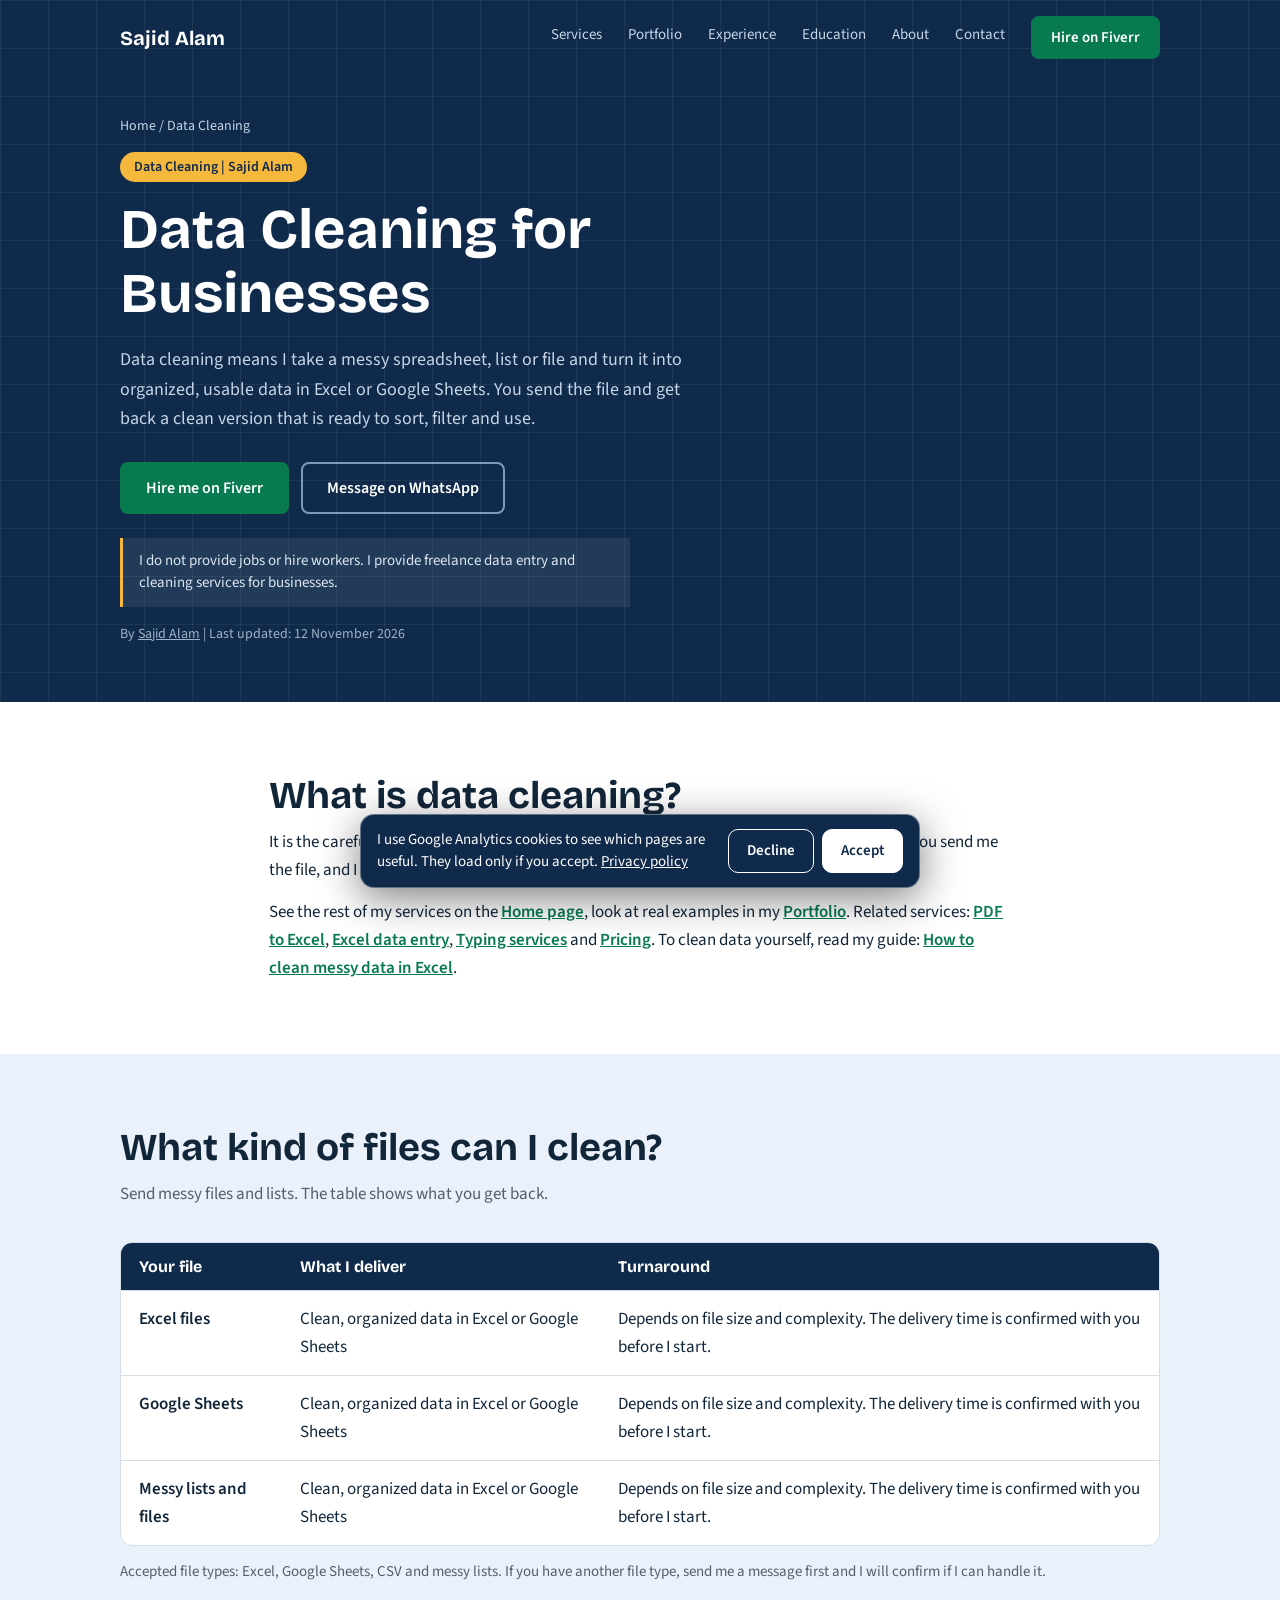
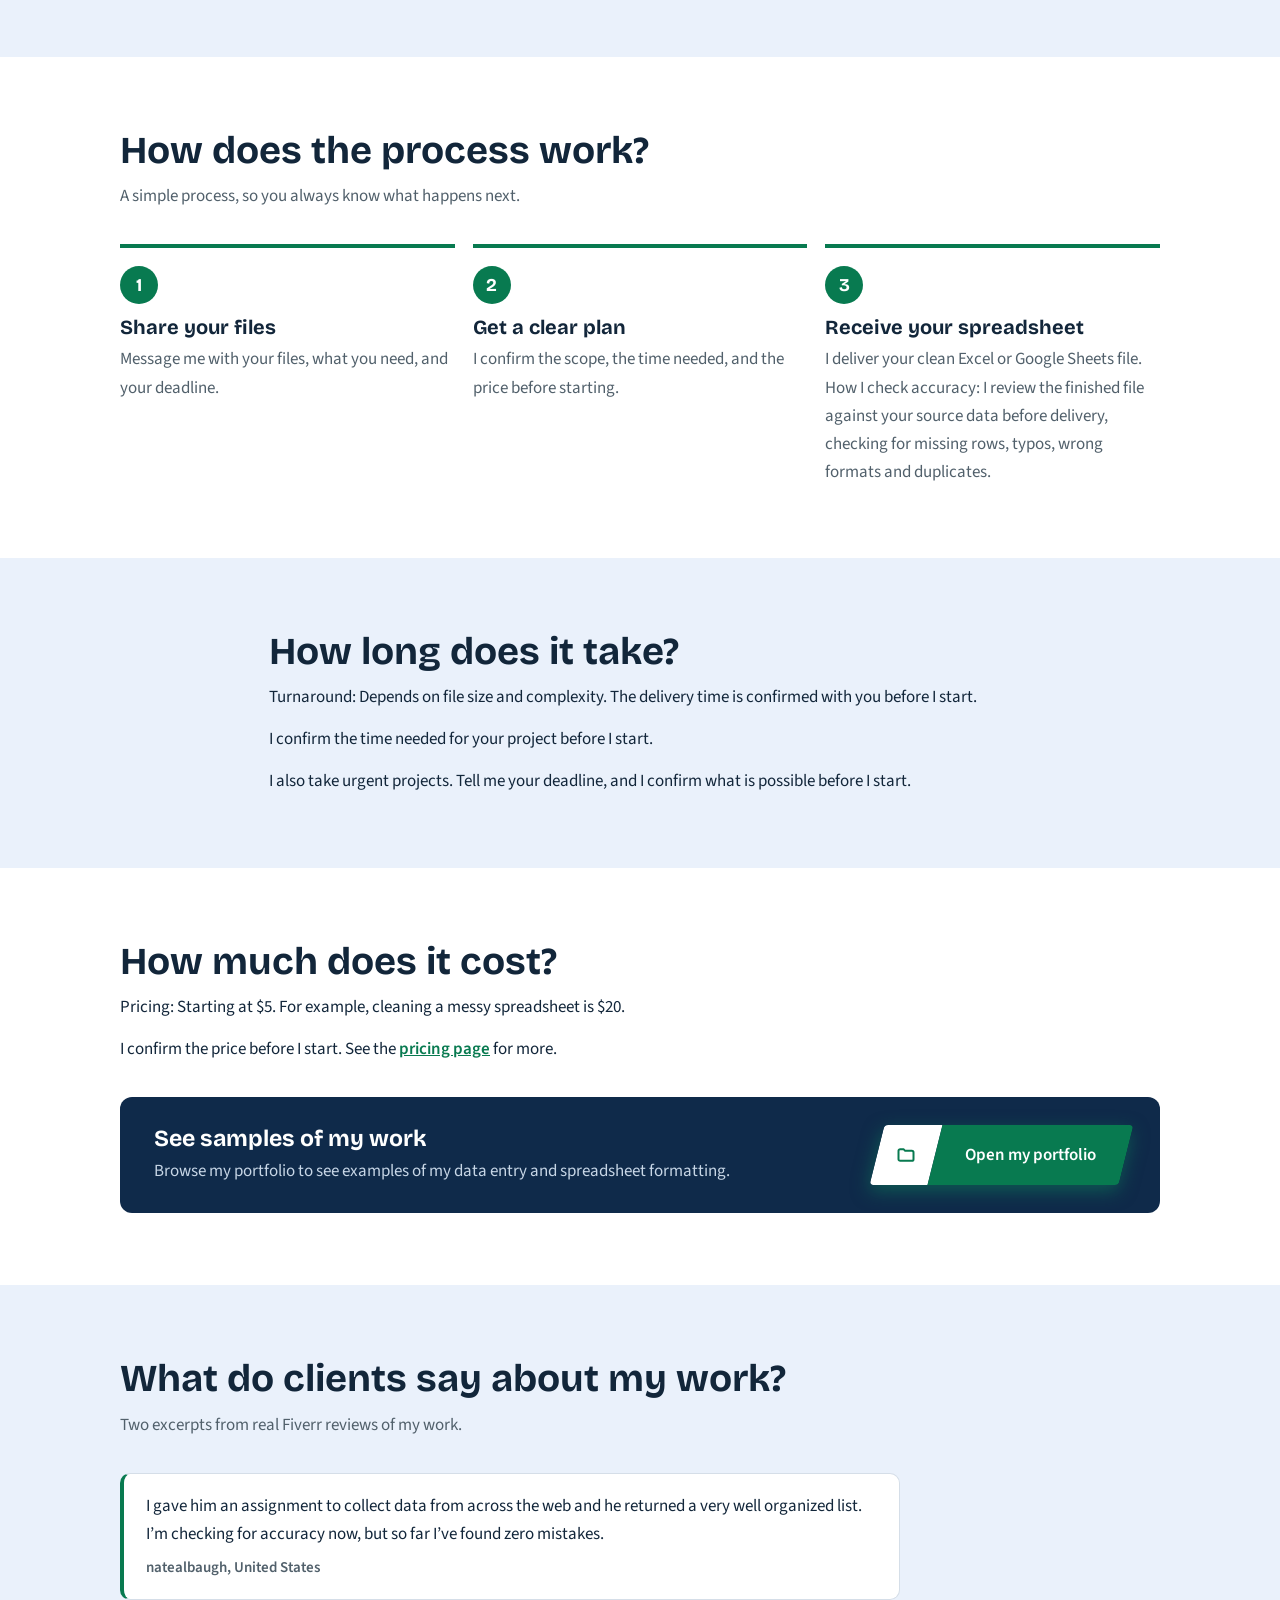
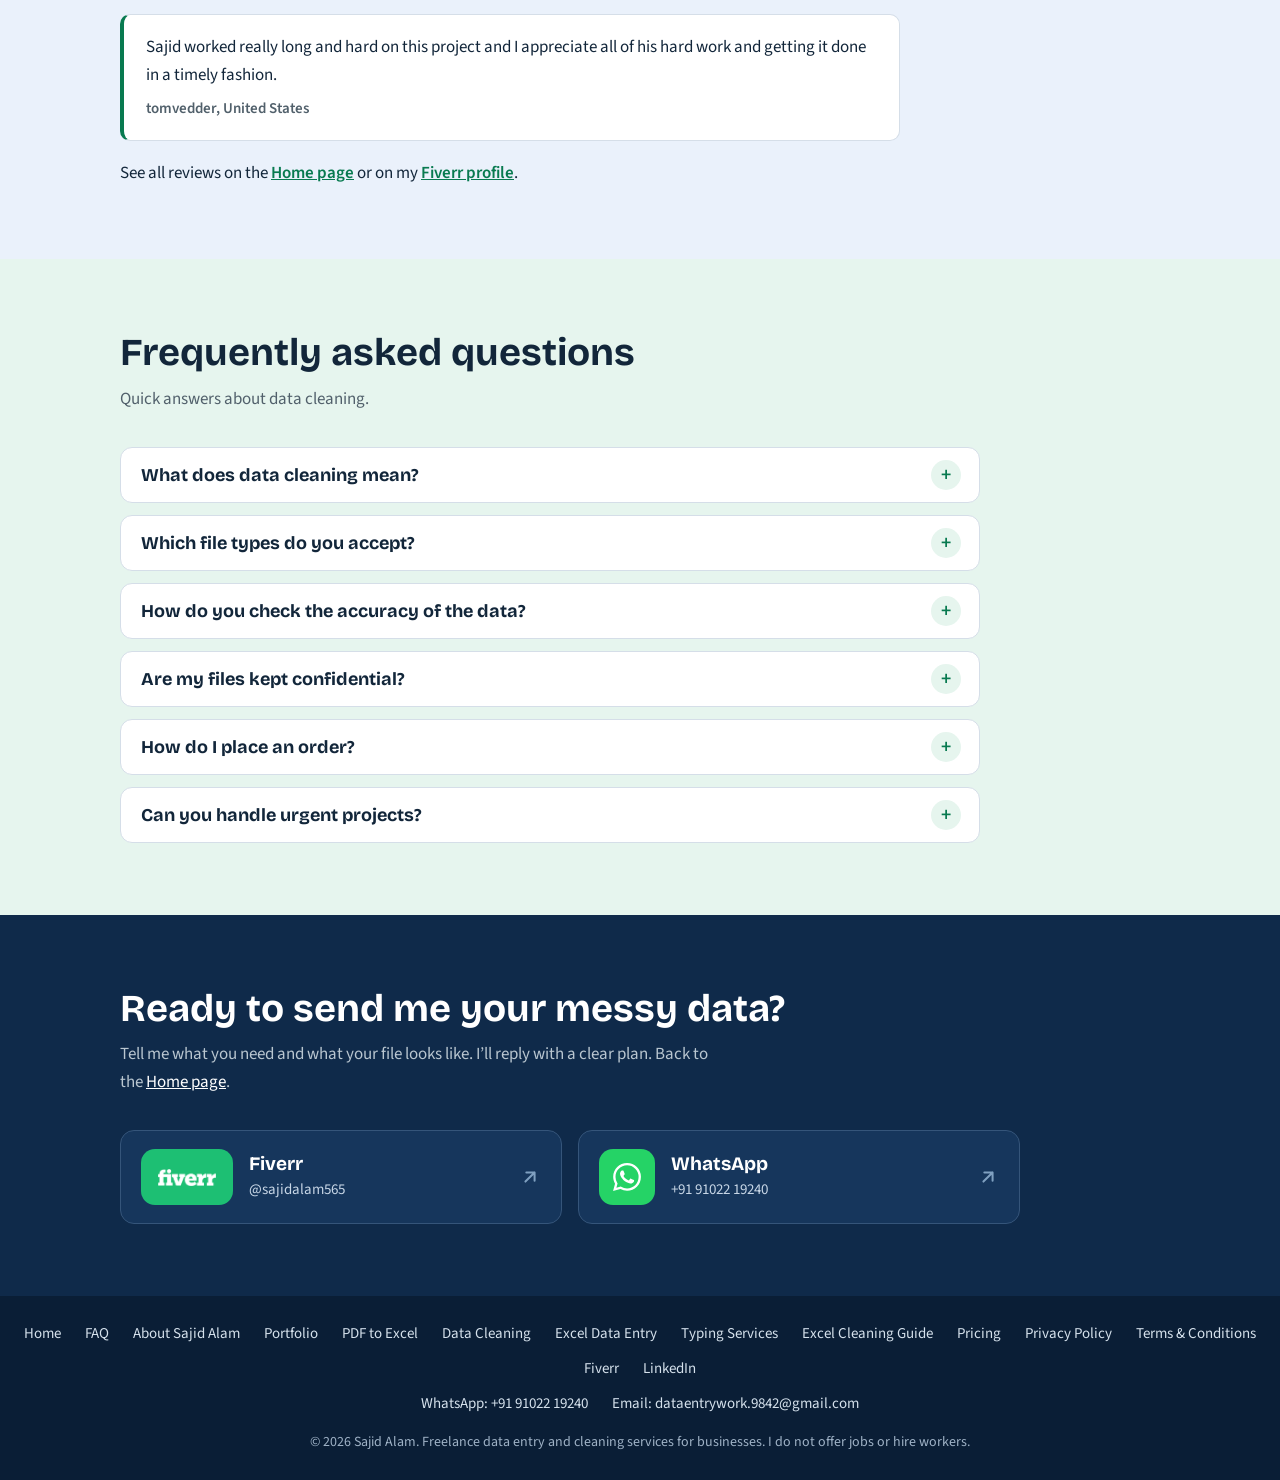
<file: data-cleaning.html>
<!DOCTYPE html>
<html lang="en">
<head>
<meta charset="utf-8">
<meta name="viewport" content="width=device-width, initial-scale=1">
<title>Data Cleaning Service for Excel &amp; Sheets | Sajid Alam</title>
<meta name="description" content="Hire Sajid Alam to turn messy spreadsheets, lists and files into organized data in Excel or Google Sheets. Send the file, get a clean copy. Starting at $5.">
<meta name="robots" content="index, follow, max-image-preview:large, max-snippet:-1">
<meta name="author" content="Sajid Alam">
<meta name="theme-color" content="#0F2A4A">
<link rel="canonical" href="https://www.dataentry.work/data-cleaning">
<link rel="icon" href="/favicon.ico" sizes="48x48">
<link rel="icon" href="/favicon-48.png" type="image/png" sizes="48x48">
<link rel="icon" href="/favicon.png" type="image/png" sizes="192x192">
<link rel="apple-touch-icon" href="/apple-touch-icon.png">
<link rel="manifest" href="/manifest.webmanifest">
<meta property="og:type" content="website">
<meta property="og:site_name" content="Sajid Alam">
<meta property="og:locale" content="en_US">
<meta property="og:url" content="https://www.dataentry.work/data-cleaning">
<meta property="og:title" content="Data Cleaning Service for Excel &amp; Sheets | Sajid Alam">
<meta property="og:description" content="Hire Sajid Alam to turn messy spreadsheets, lists and files into organized data in Excel or Google Sheets. Send the file, get a clean copy. Starting at $5.">
<meta property="og:image" content="https://www.dataentry.work/preview.jpg">
<meta property="og:image:width" content="1200">
<meta property="og:image:height" content="630">
<meta property="og:image:alt" content="Sajid Alam, freelance B2B data specialist">
<meta name="twitter:card" content="summary_large_image">
<meta name="twitter:title" content="Data Cleaning Service for Excel &amp; Sheets | Sajid Alam">
<meta name="twitter:description" content="Hire Sajid Alam to turn messy spreadsheets, lists and files into organized data in Excel or Google Sheets. Send the file, get a clean copy. Starting at $5.">
<meta name="twitter:image" content="https://www.dataentry.work/preview.jpg">
<meta name="twitter:image:alt" content="Sajid Alam, freelance B2B data specialist">
<script type="application/ld+json">{"@context":"https://schema.org","@graph":[{"@type":"WebSite","@id":"https://www.dataentry.work/#website","url":"https://www.dataentry.work/","name":"Sajid Alam","inLanguage":"en","publisher":{"@id":"https://www.dataentry.work/#person"}},{"@type":"Person","@id":"https://www.dataentry.work/#person","name":"Sajid Alam","alternateName":"Sajid Alam Data Entry","jobTitle":"Freelance B2B Data Specialist","description":"Freelance data entry and data cleaning specialist offering data entry, typing, handwriting, and Arabic calligraphy services to businesses. Level 2 seller on Fiverr.","url":"https://www.dataentry.work/","image":"https://www.dataentry.work/img/sajid-alam-freelance-data-entry-expert.webp","sameAs":["https://www.fiverr.com/sajidalam565","https://www.linkedin.com/in/sajid-alam-93083b26a"],"address":{"@type":"PostalAddress","addressCountry":"IN"},"knowsLanguage":["Hindi","English","Arabic"],"knowsAbout":["Data entry","Data cleaning","Web research","Microsoft Excel","Typing services","Handwriting services","Arabic calligraphy"],"award":"Fiverr Level 2 Seller","hasCredential":[{"@type":"EducationalOccupationalCredential","name":"B.Sc. Mathematics","credentialCategory":"degree","recognizedBy":{"@type":"CollegeOrUniversity","name":"Babasaheb Bhimrao Ambedkar Bihar University","url":"https://brabu.ac.in/"}},{"@type":"EducationalOccupationalCredential","name":"Advanced Diploma in Computer Applications (ADCA)","credentialCategory":"diploma","recognizedBy":{"@type":"Organization","name":"Indian Council of Computer Technology"}},{"@type":"EducationalOccupationalCredential","name":"Be10x AI Course","credentialCategory":"certificate"}],"alumniOf":{"@type":"CollegeOrUniversity","name":"Babasaheb Bhimrao Ambedkar Bihar University","url":"https://brabu.ac.in/"}},{"@type":"WebPage","@id":"https://www.dataentry.work/data-cleaning#webpage","url":"https://www.dataentry.work/data-cleaning","name":"Data Cleaning Service for Excel & Sheets | Sajid Alam","description":"Hire Sajid Alam to turn messy spreadsheets, lists and files into organized data in Excel or Google Sheets. Send the file, get a clean copy. Starting at $5.","isPartOf":{"@id":"https://www.dataentry.work/#website"},"inLanguage":"en","author":{"@id":"https://www.dataentry.work/#person"},"dateModified":"2026-11-12","breadcrumb":{"@id":"https://www.dataentry.work/data-cleaning#breadcrumb"},"mainEntity":{"@id":"https://www.dataentry.work/data-cleaning#service"}},{"@type":"BreadcrumbList","@id":"https://www.dataentry.work/data-cleaning#breadcrumb","itemListElement":[{"@type":"ListItem","position":1,"name":"Home","item":"https://www.dataentry.work/"},{"@type":"ListItem","position":2,"name":"Data Cleaning","item":"https://www.dataentry.work/data-cleaning"}]},{"@type":"Service","@id":"https://www.dataentry.work/data-cleaning#service","name":"Sajid Alam | Data cleaning","url":"https://www.dataentry.work/data-cleaning","description":"Hire Sajid Alam to turn messy spreadsheets, lists and files into organized data in Excel or Google Sheets. Send the file, get a clean copy. Starting at $5.","serviceType":"Data cleaning","provider":{"@id":"https://www.dataentry.work/#person"},"areaServed":[{"@type":"Country","name":"United States"},{"@type":"Country","name":"United Kingdom"},{"@type":"Country","name":"Canada"},{"@type":"Country","name":"Australia"},{"@type":"Place","name":"Europe"},{"@type":"Place","name":"Worldwide"}],"offers":{"@type":"AggregateOffer","priceCurrency":"USD","lowPrice":"5"}},{"@type":"FAQPage","@id":"https://www.dataentry.work/data-cleaning#faq","mainEntity":[{"@type":"Question","name":"What does data cleaning mean?","acceptedAnswer":{"@type":"Answer","text":"It means I take a messy spreadsheet, list or file and turn it into organized, usable data in Excel or Google Sheets, so you can sort, filter and use it."}},{"@type":"Question","name":"Which file types do you accept?","acceptedAnswer":{"@type":"Answer","text":"Data cleaning: Excel, Google Sheets, CSV and messy lists. If you have another file type, send me a message first and I will confirm if I can handle it."}},{"@type":"Question","name":"How do you check the accuracy of the data?","acceptedAnswer":{"@type":"Answer","text":"I review the finished file against your source data before delivery, checking for missing rows, typos, wrong formats and duplicates."}},{"@type":"Question","name":"Are my files kept confidential?","acceptedAnswer":{"@type":"Answer","text":"Yes. Files you send are used only for your project and kept only as long as needed. You can read the details in my Privacy Policy."}},{"@type":"Question","name":"How do I place an order?","acceptedAnswer":{"@type":"Answer","text":"Open my Fiverr profile or message me on WhatsApp with your files and what you need. Orders, payment and delivery go through Fiverr."}},{"@type":"Question","name":"Can you handle urgent projects?","acceptedAnswer":{"@type":"Answer","text":"Yes. I also take urgent projects. Tell me your deadline, and I confirm what is possible before I start."}}]}]}</script>
<link rel="preload" href="/fonts/sourcesans3-400.woff2" as="font" type="font/woff2" crossorigin>
<link rel="stylesheet" href="/css/fonts.css">
<style>
:root{--navy:#0F2A4A;--navy-d:#0A1E36;--blue:#1B4F8A;--green:#087A50;--green-d:#066241;--mint:#E6F5EE;--sky:#EAF1FB;--amber:#F5B83D;--ink:#12263A;--muted:#51606B;--line:#D5DEE8;--head:"Bricolage Grotesque","Segoe UI",system-ui,sans-serif;--body:"Source Sans 3","Segoe UI",system-ui,sans-serif}
*{box-sizing:border-box;margin:0}
html{scroll-behavior:smooth}
body{font:400 17px/1.65 var(--body);color:var(--ink);background:#fff}
a{color:inherit}
:focus-visible{outline:3px solid var(--green);outline-offset:3px}
.top :focus-visible,.contact :focus-visible{outline-color:var(--amber)}
.wrap{max-width:1080px;margin:0 auto;padding:0 20px}
h1,h2,h3{font-family:var(--head);line-height:1.15;font-weight:700}
.top{background-color:var(--navy);background-image:linear-gradient(rgba(255,255,255,.06) 1px,transparent 1px),linear-gradient(90deg,rgba(255,255,255,.06) 1px,transparent 1px);background-size:48px 48px;color:#fff;overflow:hidden}
header .wrap{display:flex;justify-content:space-between;align-items:center;padding-top:16px;padding-bottom:16px}
.brand{font:700 20px var(--head);text-decoration:none}
nav{display:flex;align-items:center;gap:26px;font-size:15px}
nav a{text-decoration:none;color:#C7D6E6}
nav a:hover{color:#fff}
nav .btn{color:#fff;padding:9px 18px;font-size:15px}
.hero{position:relative;--pw:clamp(340px,34vw,540px);min-height:calc(var(--pw)*1.244 + 24px)}
.hero .wrap{padding-top:40px;padding-bottom:0}
.hero-text{max-width:min(600px,calc(100% - var(--pw) + 40px));padding-bottom:64px}
.chip{display:inline-block;background:var(--amber);color:var(--navy);font:600 14px var(--body);padding:5px 14px;border-radius:999px;margin-bottom:16px}
h1{font-size:clamp(34px,5.2vw,56px);margin-bottom:18px}
.lead{max-width:33em;color:#C7D6E6;font-size:18px;margin-bottom:28px}
.btns{display:flex;flex-wrap:wrap;gap:12px}
.btn{display:inline-block;padding:13px 24px;border-radius:8px;font:600 16px var(--body);text-decoration:none;border:2px solid var(--green);background:var(--green);color:#fff}
.btn:hover{background:var(--green-d);border-color:var(--green-d)}
.btn.o{background:transparent;border-color:#7F9AB6}
.btn.o:hover{background:rgba(255,255,255,.1);border-color:#fff}
.portrait{position:absolute;right:0;bottom:0;width:var(--pw)}
.disc{position:absolute;left:50%;bottom:-14%;width:96%;aspect-ratio:1;transform:translateX(-50%);border-radius:50%;background:var(--blue);box-shadow:0 0 0 14px rgba(27,79,138,.35)}
.portrait img{position:relative;display:block;width:100%;height:auto}
.badge{position:absolute;z-index:2;background:#fff;color:var(--ink);border-radius:10px;padding:10px 16px;box-shadow:0 8px 24px rgba(5,20,40,.35);line-height:1.25}
.badge b{display:block;font:700 22px var(--head)}
.badge span{font-size:14px;color:var(--muted)}
.badge .star{color:var(--amber)}
.b1{top:14%;left:-6%}
.b2{bottom:20%;right:4%}
section{padding:72px 0}
h2{font-size:clamp(27px,4vw,38px);margin-bottom:10px}
.sub{color:var(--muted);max-width:36em;margin-bottom:34px}
.services{background:var(--sky)}
.cards{display:grid;grid-template-columns:repeat(2,1fr);gap:18px}
.card{background:#fff;border:1px solid var(--line);border-radius:12px;padding:26px;display:flex;flex-direction:column;gap:8px}
.card h3{font-size:21px}
.card p{color:var(--muted);flex:1}
.card a{font-weight:600;color:var(--green);text-decoration:none;margin-top:6px}
.card a:hover{text-decoration:underline}
.ic{width:52px;height:52px;border-radius:12px;display:grid;place-items:center;color:#fff;margin-bottom:6px}
.ic svg{width:26px;height:26px;fill:none;stroke:currentColor;stroke-width:2;stroke-linecap:round;stroke-linejoin:round}
.ic.a{background:var(--blue)}.ic.b{background:var(--green)}.ic.c{background:var(--amber);color:var(--navy)}.ic.d{background:var(--navy)}
.ic.d{font:700 22px var(--body)}
.skills{display:flex;flex-wrap:wrap;gap:8px;margin-top:28px}
.skills span{background:#fff;border:1px solid var(--line);color:var(--blue);padding:6px 14px;border-radius:999px;font-size:15px;font-weight:600}
.how{background:#fff}
.steps{display:grid;grid-template-columns:repeat(3,1fr);gap:18px}
.step{border-top:4px solid var(--green);padding-top:18px}
.step i{display:grid;place-items:center;width:38px;height:38px;border-radius:50%;background:var(--green);color:#fff;font:700 18px var(--head);font-style:normal;margin-bottom:12px}
.step h3{font-size:20px;margin-bottom:6px}
.step p{color:var(--muted)}
.about{background:var(--sky)}
.about .wrap{display:grid;grid-template-columns:1.1fr .9fr;gap:48px}
.about p+p{margin-top:14px}
.about a{color:var(--green);font-weight:600}
.info{background:#fff;border-radius:12px;border-top:5px solid var(--green);padding:24px;display:grid;grid-template-columns:auto 1fr;gap:12px 20px;align-self:start}
.info dt{color:var(--muted)}
.info dd{font-weight:600}
.contact{background:var(--navy);color:#fff}
.contact .sub{color:#B9C6D0}
.rows{display:grid;gap:12px;max-width:640px}
.row{display:flex;justify-content:space-between;align-items:center;gap:16px;padding:16px 20px;border:1px solid #35557A;border-radius:10px;text-decoration:none;background:#16365C}
.row:hover{border-color:var(--amber)}
.row b{font:600 17px var(--body)}
.row span{color:#C7D6E6;font-size:15px;overflow-wrap:anywhere;text-align:right}
.row.wa{background:var(--green);border-color:var(--green)}
.row.wa:hover{background:var(--green-d)}
.row.wa span{color:#fff}
footer{background:var(--navy-d);color:#9FB2C6;padding:26px 0;font-size:14px;text-align:center}
footer nav{justify-content:center;flex-wrap:wrap;gap:6px 0}
footer nav+nav{margin-top:6px}
footer a{color:#D5E1EC;margin:0 12px;text-decoration:none}
footer a:hover{text-decoration:underline}
footer p{margin-top:10px}
.note{display:flex;gap:10px;margin-top:24px;max-width:34em;padding:12px 16px;border-left:3px solid var(--amber);background:rgba(255,255,255,.08);font-size:15px;color:#DCE7F2;line-height:1.5}
.band{background:#fff;border-bottom:1px solid var(--line)}
.band .wrap{display:flex;align-items:center;justify-content:space-between;gap:24px;padding-top:24px;padding-bottom:24px}
.band b.t{font:700 20px var(--head)}
.band p{color:var(--muted)}
.gc-a{--c:var(--blue);--g:rgba(27,79,138,.5)}.gc-b{--c:var(--green);--g:rgba(11,138,91,.5)}.gc-c{--c:#F5B83D;--g:rgba(245,184,61,.6);--t:var(--navy)}.gc-d{--c:var(--navy);--g:rgba(15,42,74,.45)}
.gig{display:inline-flex;align-self:flex-start;transform:skewX(-14deg);border-radius:4px;overflow:hidden;text-decoration:none;box-shadow:0 6px 18px var(--g);transition:box-shadow .25s,transform .25s;animation:glow 3s ease-in-out infinite}
.gig .gi{display:grid;place-items:center;width:46px;background:#fff;color:var(--c)}
.gig .gt{background:var(--c);color:var(--t,#fff);padding:11px 22px;font-size:15px;font-weight:600}
.gig svg{width:20px;height:20px;fill:none;stroke:currentColor;stroke-width:2.4;stroke-linecap:round;stroke-linejoin:round;transform:skewX(14deg)}
.gig b{display:inline-block;transform:skewX(14deg);font-weight:600;white-space:nowrap}
.gig:hover{transform:skewX(-14deg) translateY(-2px);box-shadow:0 10px 30px var(--g),0 0 20px var(--g)}
.card a.gig:hover,.card a.gig{text-decoration:none;color:var(--t,#fff)}
.gc-c .gi{color:var(--navy)}
.gig.big .gi{width:58px}.gig.big .gt{padding:16px 30px;font-size:17px}
@keyframes glow{50%{box-shadow:0 6px 30px var(--g),0 0 16px var(--g)}}
.work{display:flex;align-items:center;justify-content:space-between;gap:24px;margin-top:34px;background:var(--navy);color:#fff;border-radius:12px;padding:28px 34px}
.work h3{font-size:23px;margin-bottom:4px}.work p{color:#C7D6E6}
.exp{background:#fff}
.job{display:flex;gap:20px;align-items:center;background:var(--sky);border:1px solid var(--line);border-radius:12px;padding:24px;max-width:720px}
.logo{flex:none;width:58px;height:58px;border-radius:12px;background:var(--navy);color:#fff;display:grid;place-items:center;font:700 22px var(--head)}
.job h3{font-size:21px}.job span{color:var(--muted)}.job a{color:var(--green);font-weight:600}
@media(max-width:800px){
nav a:not(.btn){display:none}
.hero{min-height:0}
.hero .wrap{padding-top:28px}
.hero-text{max-width:none;padding-bottom:0}
.portrait{position:relative;width:min(82%,340px);margin:24px 0 0 auto}
.b1{left:-2%}.b2{right:2%}
.band .wrap,.work{flex-direction:column;align-items:flex-start}
.work{padding:24px}
.job{align-items:flex-start}
.cards,.steps,.about .wrap{grid-template-columns:1fr}
section{padding:52px 0}
.row{flex-direction:column;align-items:flex-start;gap:2px}
.row span{text-align:left}
}
@media(prefers-reduced-motion:reduce){html{scroll-behavior:auto}*,*::before,*::after{animation:none!important;transition:none!important}}

:root{--fiv:url("[data-uri]")}
.fiv{display:inline-block;width:72px;aspect-ratio:499/146;background:currentColor;-webkit-mask:var(--fiv) center/contain no-repeat;mask:var(--fiv) center/contain no-repeat}
.shead{display:flex;justify-content:space-between;align-items:center;gap:28px}
.start5{flex:none;width:150px;cursor:default}
.start5 svg{display:block;width:100%;height:auto;font-family:var(--head);animation:blink 2.8s ease-in-out infinite;transition:transform .3s}
.start5:hover svg{animation-play-state:paused;transform:rotate(-6deg) scale(1.06)}
@keyframes blink{0%,100%{opacity:1;transform:scale(1);filter:drop-shadow(0 6px 14px rgba(245,184,61,.3))}50%{opacity:.85;transform:scale(1.035);filter:drop-shadow(0 8px 28px rgba(245,184,61,.85))}}
.exps,.edus{display:grid;gap:18px}
.exps{grid-template-columns:repeat(2,1fr)}
.edus{grid-template-columns:repeat(3,1fr)}
.exps .job{max-width:none}
.lt{flex:none;width:116px;height:76px;border-radius:12px;background:#fff;border:1px solid var(--line);display:grid;place-items:center}
.lt img{width:94px;height:auto;display:block}
.lt .fiv{width:84px;color:#1DBF73}
.job h3{margin-bottom:2px}
.job>div:last-child{min-width:0;overflow-wrap:anywhere}
.dur{display:inline-block;margin:4px 0 8px;background:var(--mint);color:#064a31;font:600 14px var(--body);font-style:normal;padding:3px 12px;border-radius:999px}
.job .dur{background:#fff}
.edu-s{background:var(--mint)}
.edu{background:#fff;border:1px solid var(--line);border-radius:12px;padding:26px;display:flex;flex-direction:column;gap:6px}
.edu h3{font-size:20px}.edu p{color:var(--muted);flex:1}
.edu .dur{align-self:flex-start;background:var(--sky);color:var(--blue);margin-top:8px}
.ctg{display:grid;grid-template-columns:repeat(2,1fr);gap:16px;max-width:900px}
.ct{display:flex;align-items:center;gap:16px;padding:18px 20px;border:1px solid #35557A;border-radius:14px;background:#16365C;text-decoration:none;color:#fff;transition:transform .3s,box-shadow .3s,border-color .3s}
.ti{flex:none;width:56px;height:56px;border-radius:14px;display:grid;place-items:center;color:#fff;transition:transform .3s}
.ti svg{width:28px;height:28px;fill:currentColor}
.ti .fiv{width:58px;color:#fff}
.t-fiv{width:92px;background:#1DBF73}.t-wa{background:#25D366}.t-in{background:#0A66C2}
.t-em{background:var(--amber);color:var(--navy)}.t-em svg{fill:none}
.tx{flex:1;min-width:0}.tx b{display:block;font:700 19px var(--head)}.tx span{color:#C7D6E6;font-size:15px;overflow-wrap:anywhere}
.go{flex:none;width:22px;height:22px;color:#7FA0C0;transition:transform .3s,color .3s}.go svg{width:22px;height:22px}
.ct:hover{transform:translateY(-4px);border-color:var(--amber);box-shadow:0 12px 30px rgba(0,0,0,.35);--fxc:rgba(255,255,255,.10)}
.ct:hover .ti{transform:scale(1.08) rotate(-4deg)}
.ct:hover .go{transform:translate(3px,-3px);color:var(--amber)}
.lv2{background:#fff}
.lv2w{display:grid;grid-template-columns:.9fr 1.1fr;gap:48px;align-items:center}
.lv2img{position:relative;max-width:440px;justify-self:center;transition:transform .4s}
.lv2img:hover{transform:scale(1.04)}
.lv2img::before{content:"";position:absolute;inset:8% 4% 4%;border-radius:50%;background:var(--mint)}
.lv2img img{position:relative;display:block;width:100%;height:auto;animation:float 5s ease-in-out infinite}
@keyframes float{50%{transform:translateY(-10px)}}
.btn{transition:transform .25s,box-shadow .25s,background .25s,border-color .25s}
.btn:hover{transform:translateY(-2px);box-shadow:0 8px 22px rgba(11,138,91,.4)}
.btn.o:hover{box-shadow:0 8px 22px rgba(255,255,255,.15)}
nav a:not(.btn){background:linear-gradient(currentColor,currentColor) left bottom/0 2px no-repeat;padding-bottom:4px;transition:background-size .3s,color .2s}
nav a:not(.btn):hover{background-size:100% 2px}
.brand,footer a,.about a,.job a{transition:color .2s}
.brand:hover{color:var(--amber)}
.card,.edu,.job{transition:transform .3s,box-shadow .3s,border-color .3s}
.card:hover,.edu:hover,.job:hover{transform:translateY(-6px);box-shadow:0 16px 34px rgba(15,42,74,.14);border-color:var(--green)}
.card:hover,.edu:hover,.job:hover,.ct:hover{background-image:radial-gradient(circle 180px at var(--mx,50%) var(--my,50%),var(--fxc,rgba(11,138,91,.10)),transparent)}
.ic{transition:transform .3s}.card:hover .ic,.edu:hover .ic{transform:rotate(-6deg) scale(1.1)}
.step{transition:transform .3s}.step:hover{transform:translateY(-4px)}
.step i{transition:transform .3s}.step:hover i{transform:scale(1.15)}
.skills span{transition:transform .2s,background .2s,border-color .2s}.skills span:hover{transform:translateY(-3px);background:var(--mint);border-color:var(--green)}
.badge{transition:transform .3s}.badge:hover{transform:translateY(-4px) scale(1.04)}
.work{transition:box-shadow .3s}.work:hover{box-shadow:0 14px 34px rgba(15,42,74,.35)}
@media(max-width:800px){
.shead{flex-direction:column;align-items:flex-start;gap:0}
.start5{width:120px;margin:0 0 20px}
.exps,.edus,.ctg,.lv2w{grid-template-columns:1fr}
.lt{width:84px;height:64px}.lt img{width:70px}.lt .fiv{width:66px}.job{padding:18px;gap:14px}
.lv2w{gap:28px}.lv2t{text-align:center}.lv2t .sub{margin-left:auto;margin-right:auto}
}
@media(max-width:480px){.go{display:none}.tx span{font-size:14px}.ct{padding:16px}}

.stats{background:var(--green);color:#fff}
.stats .wrap{max-width:none;padding:0 clamp(12px,3vw,48px);display:grid;grid-template-columns:repeat(2,1fr)}
.stats .wrap>div{padding:28px 12px;text-align:center;border-right:1px solid rgba(255,255,255,.28);transition:background .3s}
.stats .wrap>div:last-child{border-right:0}
.stats .wrap>div:hover{background:rgba(255,255,255,.1)}
.si{display:grid;place-items:center;width:46px;height:46px;margin:0 auto 10px;border-radius:50%;background:rgba(255,255,255,.18);transition:transform .3s}
.stats .wrap>div:hover .si{transform:scale(1.12)}
.si svg{width:22px;height:22px;fill:none;stroke:#fff;stroke-width:2;stroke-linecap:round;stroke-linejoin:round}
.stats b{display:block;font:700 28px/1.2 var(--head)}
.stats span{font-size:15px}
.badge{text-align:center;padding:12px 24px;min-width:136px;border-bottom:3px solid var(--green)}
@media(max-width:800px){.stats .wrap{grid-template-columns:repeat(2,1fr)}.stats .wrap>div:nth-child(2){border-right:0}.badge{min-width:0;padding:10px 18px}.stats b{font-size:21px}.gig.big .gi{width:46px}.gig.big .gt{padding:14px 16px;font-size:15px}}
.about .wrap>*{min-width:0}
.info{grid-template-columns:auto minmax(0,1fr)}.info dd{overflow-wrap:anywhere}

.top{position:relative}
.top>header,.top>.hero{position:relative;z-index:1}
.stars{position:absolute;inset:0;overflow:hidden;pointer-events:none}
.stars i{--run:480px;position:absolute;left:var(--x);top:var(--y);width:var(--len);height:2px;border-radius:2px;background:linear-gradient(90deg,rgba(255,255,255,0),rgba(255,255,255,.85));opacity:0;animation:shoot var(--d) linear var(--delay) infinite}
.stars i::after{content:"";position:absolute;right:-2px;top:-2px;width:6px;height:6px;border-radius:50%;background:#fff;box-shadow:0 0 8px 3px rgba(255,255,255,.7),0 0 18px 6px rgba(160,200,255,.35)}
@keyframes shoot{0%{opacity:0;transform:rotate(142deg) translateX(0)}1.5%{opacity:1}9%{opacity:1}12.5%,100%{opacity:0;transform:rotate(142deg) translateX(var(--run))}}

.rvw{margin-top:60px;background:var(--mint);border-radius:22px;padding:44px 24px 34px}
.rvh{text-align:center;font-size:clamp(25px,3.6vw,34px);margin-bottom:6px}
.rsub{text-align:center;color:var(--muted);margin-bottom:28px}
.rcar{max-width:780px;margin:0 auto}
.rtrack{display:grid;align-items:center;justify-items:center}
.rs{grid-area:1/1;width:100%;position:relative;overflow:hidden;border-radius:16px;background:#fff;box-shadow:0 18px 44px rgba(15,42,74,.16),0 2px 6px rgba(15,42,74,.08);opacity:0;visibility:hidden;pointer-events:none;transform:translateY(34px) scale(.94);transition:opacity .6s,transform .8s cubic-bezier(.2,.7,.2,1),visibility 0s .8s;cursor:zoom-in}
.rs.on{opacity:1;visibility:visible;pointer-events:auto;transform:none;transition-delay:0s}
.rs.out{opacity:0;transform:translateY(-26px) scale(.97);visibility:visible}
.rs img{display:block;width:100%;height:auto}
.rs::after{content:"";position:absolute;inset:0;background:linear-gradient(105deg,transparent 38%,rgba(255,255,255,.7) 50%,transparent 62%);transform:translateX(-130%);pointer-events:none}
.rs.on::after{animation:shine 1.2s .35s ease-out forwards}
@keyframes shine{to{transform:translateX(130%)}}
.rbar{height:4px;background:rgba(11,138,91,.18);border-radius:4px;overflow:hidden;margin-top:22px}
.rbar i{display:block;height:100%;background:var(--green);transform-origin:left;transform:scaleX(0);animation:rfill 5s linear forwards}
@keyframes rfill{to{transform:scaleX(1)}}
.rctl{display:flex;align-items:center;justify-content:center;gap:16px;margin-top:18px}
.rbtn{width:44px;height:44px;border-radius:50%;border:2px solid var(--green);background:#fff;color:var(--green);display:grid;place-items:center;cursor:pointer;transition:background .25s,color .25s,transform .25s,box-shadow .25s}
.rbtn:hover{background:var(--green);color:#fff;transform:translateY(-2px);box-shadow:0 8px 18px rgba(11,138,91,.35)}
.rbtn svg{width:20px;height:20px;fill:none;stroke:currentColor;stroke-width:2.4;stroke-linecap:round;stroke-linejoin:round}
.rpp .il,.rpp.paused .ip{display:none}.rpp.paused .il{display:block}
.rcount{min-width:64px;text-align:center;font:600 16px var(--body);color:var(--navy)}
.rhint{display:none;text-align:center;font-size:14px;color:var(--muted);margin-top:12px}
.rz{position:fixed;inset:0;z-index:100;background:rgba(6,16,30,.92);display:none;overflow:auto;padding:56px 12px 24px}
.rz.on{display:block}
.rz img{display:block;margin:0 auto;width:min(760px,96vw);height:auto;border-radius:10px;background:#fff}
.rz button{position:fixed;top:12px;right:12px;width:44px;height:44px;border-radius:50%;border:0;background:rgba(255,255,255,.18);color:#fff;font-size:26px;cursor:pointer}
@media(max-width:600px){.rvw{padding:30px 12px 24px;border-radius:16px}.rhint{display:block}.rz img{width:720px;max-width:none}}
@media(max-width:800px){.stars i{--run:300px;width:90px}}

.skip{position:absolute;left:-999px;top:8px;background:#fff;color:var(--navy);padding:8px 14px;border-radius:6px;z-index:200;font-weight:600}.skip:focus{left:8px}
.sr{position:absolute;width:1px;height:1px;overflow:hidden;clip:rect(0 0 0 0);white-space:nowrap}
h1 .chip{display:block;width:max-content;max-width:100%}
.faq{background:var(--mint)}
.fl{max-width:860px;display:grid;gap:12px}
.fq{background:#fff;border:1px solid var(--line);border-radius:12px;transition:box-shadow .3s,border-color .3s}
.fq:hover{border-color:var(--green);box-shadow:0 8px 22px rgba(15,42,74,.08)}
.fq summary{list-style:none;cursor:pointer;padding:16px 60px 16px 20px;font:700 18px var(--head);position:relative}
.fq summary::-webkit-details-marker{display:none}
.fq summary::after{content:"+";position:absolute;right:18px;top:50%;width:30px;height:30px;margin-top:-15px;border-radius:50%;background:var(--mint);color:var(--green);display:grid;place-items:center;font:700 20px var(--body);transition:transform .3s,background .3s,color .3s}
.fq[open] summary::after{content:"\2212";transform:rotate(180deg);background:var(--green);color:#fff}
.fq .fa{padding:0 20px 18px;color:var(--muted)}
.fq[open] .fa{animation:faqin .35s ease-out}
@keyframes faqin{from{opacity:0;transform:translateY(-6px)}}
@media(max-width:480px){.cards{grid-template-columns:minmax(0,1fr)}.card .gig{max-width:100%}.card .gig b{white-space:normal;line-height:1.25}.card .gig .gt{padding:10px 14px;font-size:14px}}

/* page-specific additions (inner page, no portrait hero) */
.pg .hero{min-height:0}
.pg .hero-text{max-width:760px;padding-bottom:56px}
.crumb{font-size:14px;color:#C7D6E6;margin-bottom:14px}
.crumb a{text-decoration:none;color:#C7D6E6}.crumb a:hover{color:#fff;text-decoration:underline}
.upd{margin-top:16px;font-size:14px;color:#9FB2C6}
.prose{max-width:46em}.prose p+p{margin-top:14px}
.prose a{color:var(--green);font-weight:600}
.tw{overflow-x:auto;border:1px solid var(--line);border-radius:12px;background:#fff}
.tw table{width:100%;border-collapse:collapse;min-width:560px}
.rex{max-width:780px;margin:24px 0 0}
.rex ul{list-style:none;padding:0;display:grid;gap:14px}
.rex li{background:#fff;border:1px solid var(--line);border-left:4px solid var(--green);border-radius:10px;padding:18px 22px}
.rex blockquote{margin:0}
.rex blockquote p{color:var(--ink)}
.rex .rby{margin-top:8px;font-size:15px;font-weight:600;color:var(--muted)}
.rex .rall{margin-top:18px}
.rex .rall a{color:var(--green);font-weight:600}
.tw th,.tw td{text-align:left;padding:14px 18px;border-bottom:1px solid var(--line);vertical-align:top}
.tw th{background:var(--navy);color:#fff;font:700 16px var(--head)}
.tw tr:last-child td{border-bottom:0}
.tw td:first-child{font-weight:600}
.tnote{margin-top:14px;color:var(--muted);font-size:15px}
</style>
<link rel="stylesheet" href="/css/consent.css">
</head>
<body class="pg">
<a class="skip" href="#main">Skip to content</a>
<div class="top">
<div class="stars" aria-hidden="true"><i style="--x:78%;--y:5%;--d:11s;--delay:1s;--len:130px"></i><i style="--x:92%;--y:24%;--d:14s;--delay:5s;--len:110px"></i><i style="--x:62%;--y:2%;--d:9s;--delay:8s;--len:150px"></i><i style="--x:46%;--y:12%;--d:16s;--delay:3s;--len:100px"></i><i style="--x:97%;--y:42%;--d:13s;--delay:10s;--len:120px"></i><i style="--x:30%;--y:4%;--d:18s;--delay:13s;--len:90px"></i></div>
<header>
<div class="wrap">
<a class="brand" href="/">Sajid Alam</a>
<nav aria-label="Main"><a href="/#services">Services</a><a href="/portfolio">Portfolio</a><a href="/#experience">Experience</a><a href="/#education">Education</a><a href="/#about">About</a><a href="/#contact">Contact</a><a data-track="fiverr" class="btn" href="https://www.fiverr.com/sajidalam565" rel="me">Hire on Fiverr</a></nav>
</div>
</header>
<div id="top" class="hero">
<div class="wrap">
<div class="hero-text">
<p class="crumb"><a href="/">Home</a> / Data Cleaning</p>
<span class="chip">Data Cleaning | Sajid Alam</span>
<h1>Data Cleaning for Businesses</h1>
<p class="lead">Data cleaning means I take a messy spreadsheet, list or file and turn it into organized, usable data in Excel or Google Sheets. You send the file and get back a clean version that is ready to sort, filter and use.</p>
<div class="btns">
<a data-track="fiverr" class="btn" href="https://www.fiverr.com/sajidalam565" rel="me">Hire me on Fiverr</a>
<a data-track="whatsapp" class="btn o" href="https://wa.me/919102219240?text=Hi%20Sajid%2C%20I%20found%20your%20website%20and%20need%20help%20with%20data%20cleaning.">Message on WhatsApp</a>
</div>
<p class="note"><span>I do not provide jobs or hire workers. I provide freelance data entry and cleaning services for businesses.</span></p>
<p class="upd">By <a href="/#about" rel="author" style="color:inherit">Sajid Alam</a> | Last updated: <time datetime="2026-11-12">12 November 2026</time></p>
</div>
</div>
</div>
</div>

<main id="main">

<section id="what" class="exp">
<div class="wrap prose">
<h2>What is data cleaning?</h2>
<p>It is the careful tidying of a messy spreadsheet, list or file so the data is organized and usable. You send me the file, and I return an Excel or Google Sheets file you can sort, filter and share.</p>
<p>See the rest of my services on the <a href="/">Home page</a>, look at real examples in my <a href="/portfolio">Portfolio</a>. Related services: <a href="/pdf-to-excel">PDF to Excel</a>, <a href="/excel-data-entry">Excel data entry</a>, <a href="/typing-services">Typing services</a> and <a href="/pricing">Pricing</a>. To clean data yourself, read my guide: <a href="/how-to-clean-data-in-excel">How to clean messy data in Excel</a>.</p>
</div>
</section>

<section id="files" class="services">
<div class="wrap">
<h2>What kind of files can I clean?</h2>
<p class="sub">Send messy files and lists. The table shows what you get back.</p>
<div class="tw">
<table>
<thead><tr><th scope="col">Your file</th><th scope="col">What I deliver</th><th scope="col">Turnaround</th></tr></thead>
<tbody>
<tr><td>Excel files</td><td>Clean, organized data in Excel or Google Sheets</td><td>Depends on file size and complexity. The delivery time is confirmed with you before I start.</td></tr>
<tr><td>Google Sheets</td><td>Clean, organized data in Excel or Google Sheets</td><td>Depends on file size and complexity. The delivery time is confirmed with you before I start.</td></tr>
<tr><td>Messy lists and files</td><td>Clean, organized data in Excel or Google Sheets</td><td>Depends on file size and complexity. The delivery time is confirmed with you before I start.</td></tr>
</tbody>
</table>
</div>
<p class="tnote">Accepted file types: Excel, Google Sheets, CSV and messy lists. If you have another file type, send me a message first and I will confirm if I can handle it.</p>
</div>
</section>

<section id="process" class="how">
<div class="wrap">
<h2>How does the process work?</h2>
<p class="sub">A simple process, so you always know what happens next.</p>
<div class="steps">
<div class="step"><i>1</i><h3>Share your files</h3><p>Message me with your files, what you need, and your deadline.</p></div>
<div class="step"><i>2</i><h3>Get a clear plan</h3><p>I confirm the scope, the time needed, and the price before starting.</p></div>
<div class="step"><i>3</i><h3>Receive your spreadsheet</h3><p>I deliver your clean Excel or Google Sheets file. How I check accuracy: I review the finished file against your source data before delivery, checking for missing rows, typos, wrong formats and duplicates.</p></div>
</div>
</div>
</section>

<section id="time" class="services">
<div class="wrap prose">
<h2>How long does it take?</h2>
<p>Turnaround: Depends on file size and complexity. The delivery time is confirmed with you before I start.</p>
<p>I confirm the time needed for your project before I start.</p>
<p>I also take urgent projects. Tell me your deadline, and I confirm what is possible before I start.</p>
</div>
</section>

<section id="cost" class="exp">
<div class="wrap">
<div class="prose">
<h2>How much does it cost?</h2>
<p>Pricing: Starting at $5. For example, cleaning a messy spreadsheet is $20.</p>
<p>I confirm the price before I start. See the <a href="/pricing">pricing page</a> for more.</p>
</div>
<div class="work">
<div><h3>See samples of my work</h3><p>Browse my portfolio to see examples of my data entry and spreadsheet formatting.</p></div>
<a class="gig gc-b big" href="/portfolio"><span class="gi"><svg viewBox="0 0 24 24" aria-hidden="true"><path d="M3 7a2 2 0 012-2h4l2 2h8a2 2 0 012 2v8a2 2 0 01-2 2H5a2 2 0 01-2-2z"/></svg></span><span class="gt"><b>Open my portfolio</b></span></a>
</div>
</div>
</section>

<section id="reviews" class="services">
<div class="wrap">
<h2>What do clients say about my work?</h2>
<p class="sub">Two excerpts from real Fiverr reviews of my work.</p>
<div class="rex">
<ul>
<li><blockquote><p>I gave him an assignment to collect data from across the web and he returned a very well organized list. I’m checking for accuracy now, but so far I’ve found zero mistakes.</p></blockquote><p class="rby">natealbaugh, United States</p></li>
<li><blockquote><p>Sajid worked really long and hard on this project and I appreciate all of his hard work and getting it done in a timely fashion.</p></blockquote><p class="rby">tomvedder, United States</p></li>
</ul>
<p class="rall">See all reviews on the <a href="/#achievement">Home page</a> or on my <a href="https://www.fiverr.com/sajidalam565" rel="me" data-track="fiverr">Fiverr profile</a>.</p>
</div>
</div>
</section>

<section id="faq" class="faq">
<div class="wrap">
<h2>Frequently asked questions</h2>
<p class="sub">Quick answers about data cleaning.</p>
<div class="fl">
<details class="fq"><summary>What does data cleaning mean?</summary><div class="fa"><p>It means I take a messy spreadsheet, list or file and turn it into organized, usable data in Excel or Google Sheets, so you can sort, filter and use it.</p></div></details>
<details class="fq"><summary>Which file types do you accept?</summary><div class="fa"><p>Data cleaning: Excel, Google Sheets, CSV and messy lists. If you have another file type, send me a message first and I will confirm if I can handle it.</p></div></details>
<details class="fq"><summary>How do you check the accuracy of the data?</summary><div class="fa"><p>I review the finished file against your source data before delivery, checking for missing rows, typos, wrong formats and duplicates.</p></div></details>
<details class="fq"><summary>Are my files kept confidential?</summary><div class="fa"><p>Yes. Files you send are used only for your project and kept only as long as needed. You can read the details in my <a href="/privacy">Privacy Policy</a>.</p></div></details>
<details class="fq"><summary>How do I place an order?</summary><div class="fa"><p>Open my Fiverr profile or message me on WhatsApp with your files and what you need. Orders, payment and delivery go through Fiverr.</p></div></details>
<details class="fq"><summary>Can you handle urgent projects?</summary><div class="fa"><p>Yes. I also take urgent projects. Tell me your deadline, and I confirm what is possible before I start.</p></div></details>
</div>
</div>
</section>

<section id="contact" class="contact">
<div class="wrap">
<h2>Ready to send me your messy data?</h2>
<p class="sub">Tell me what you need and what your file looks like. I’ll reply with a clear plan. Back to the <a href="/" style="color:#fff;text-decoration:underline">Home page</a>.</p>
<div class="ctg">
<a data-track="fiverr" class="ct" href="https://www.fiverr.com/sajidalam565" rel="me"><span class="ti t-fiv"><span class="fiv" role="img" aria-label="Fiverr"></span></span><span class="tx"><b>Fiverr</b><span>@sajidalam565</span></span><span class="go"><svg viewBox="0 0 24 24" fill="none" stroke="currentColor" stroke-width="2.2" stroke-linecap="round" stroke-linejoin="round" aria-hidden="true"><path d="M7 17L17 7M8 7h9v9"/></svg></span></a>
<a data-track="whatsapp" class="ct" href="https://wa.me/919102219240?text=Hi%20Sajid%2C%20I%20found%20your%20website%20and%20need%20help%20with%20data%20cleaning."><span class="ti t-wa"><svg viewBox="0 0 24 24" aria-hidden="true"><path d="M17.472 14.382c-.297-.149-1.758-.867-2.03-.967-.273-.099-.471-.148-.67.15-.197.297-.767.966-.94 1.164-.173.199-.347.223-.644.075-.297-.15-1.255-.463-2.39-1.475-.883-.788-1.48-1.761-1.653-2.059-.173-.297-.018-.458.13-.606.134-.133.298-.347.446-.52.149-.174.198-.298.298-.497.099-.198.05-.371-.025-.52-.075-.149-.669-1.612-.916-2.207-.242-.579-.487-.5-.669-.51-.173-.008-.371-.01-.57-.01-.198 0-.52.074-.792.372-.272.297-1.04 1.016-1.04 2.479 0 1.462 1.065 2.875 1.213 3.074.149.198 2.096 3.2 5.077 4.487.709.306 1.262.489 1.694.625.712.227 1.36.195 1.871.118.571-.085 1.758-.719 2.006-1.413.248-.694.248-1.289.173-1.413-.074-.124-.272-.198-.57-.347m-5.421 7.403h-.004a9.87 9.87 0 01-5.031-1.378l-.361-.214-3.741.982.998-3.648-.235-.374a9.86 9.86 0 01-1.51-5.26c.001-5.45 4.436-9.884 9.888-9.884 2.64 0 5.122 1.03 6.988 2.898a9.825 9.825 0 012.893 6.994c-.003 5.45-4.437 9.884-9.885 9.884m8.413-18.297A11.815 11.815 0 0012.05 0C5.495 0 .16 5.335.157 11.892c0 2.096.547 4.142 1.588 5.945L.057 24l6.305-1.654a11.882 11.882 0 005.683 1.448h.005c6.554 0 11.89-5.335 11.893-11.893a11.821 11.821 0 00-3.48-8.413Z"/></svg></span><span class="tx"><b>WhatsApp</b><span>+91 91022 19240</span></span><span class="go"><svg viewBox="0 0 24 24" fill="none" stroke="currentColor" stroke-width="2.2" stroke-linecap="round" stroke-linejoin="round" aria-hidden="true"><path d="M7 17L17 7M8 7h9v9"/></svg></span></a>
</div>
</div>
</section>

</main>

<footer>
<nav aria-label="Footer"><a href="/">Home</a><a href="/#faq">FAQ</a><a href="/#about">About Sajid Alam</a><a href="/portfolio">Portfolio</a><a href="/pdf-to-excel">PDF to Excel</a><a href="/data-cleaning">Data Cleaning</a><a href="/excel-data-entry">Excel Data Entry</a><a href="/typing-services">Typing Services</a><a href="/how-to-clean-data-in-excel">Excel Cleaning Guide</a><a href="/pricing">Pricing</a><a href="/privacy">Privacy Policy</a><a href="/terms">Terms &amp; Conditions</a><a href="https://www.fiverr.com/sajidalam565" rel="me" data-track="fiverr">Fiverr</a><a href="https://www.linkedin.com/in/sajid-alam-93083b26a" rel="me">LinkedIn</a></nav>
<nav aria-label="Contact"><a href="https://wa.me/919102219240" data-track="whatsapp">WhatsApp: +91 91022 19240</a><a href="mailto:dataentrywork.9842@gmail.com">Email: dataentrywork.9842@gmail.com</a></nav>
<p>© 2026 Sajid Alam. Freelance data entry and cleaning services for businesses. I do not offer jobs or hire workers.</p>
</footer>
<script src="/js/data-cleaning.js" defer></script><script src="/js/analytics.js" defer></script>
<script src="/js/sw-register.js" defer></script>
</body>
</html>
</file>
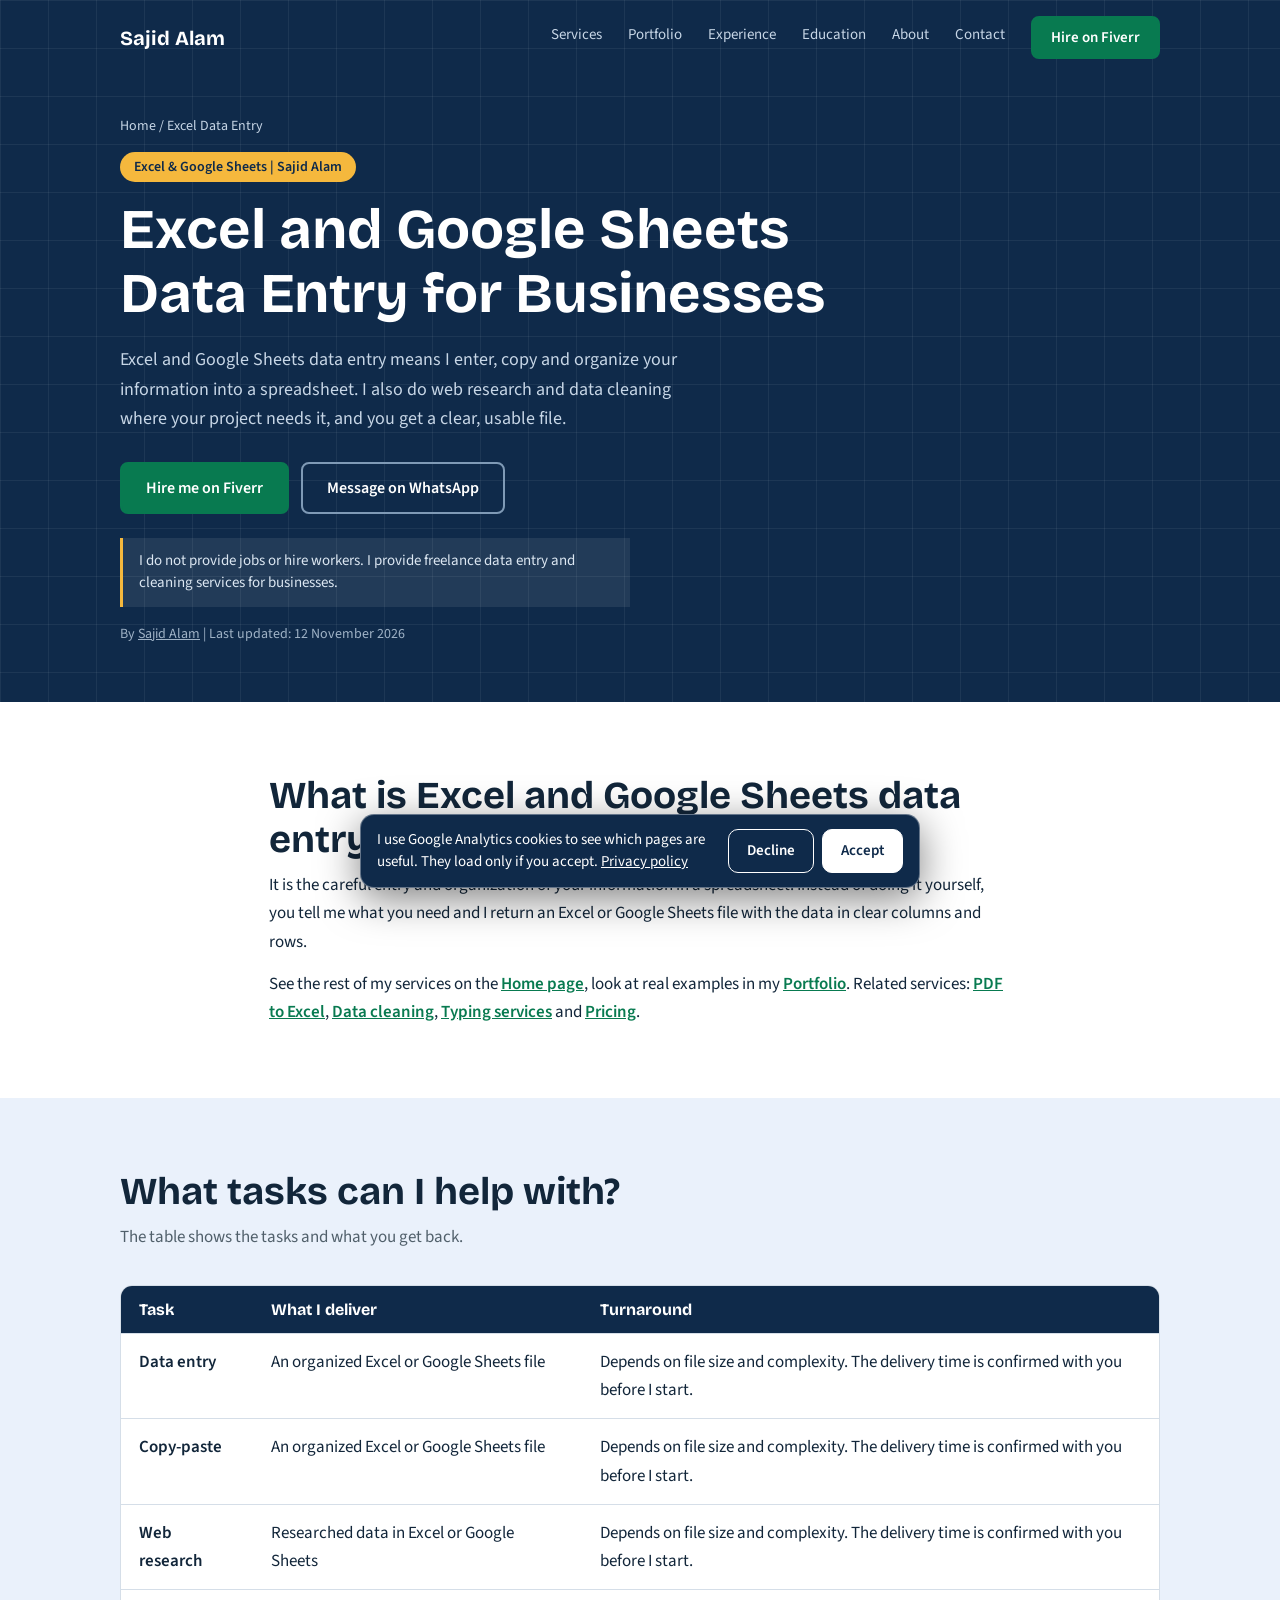
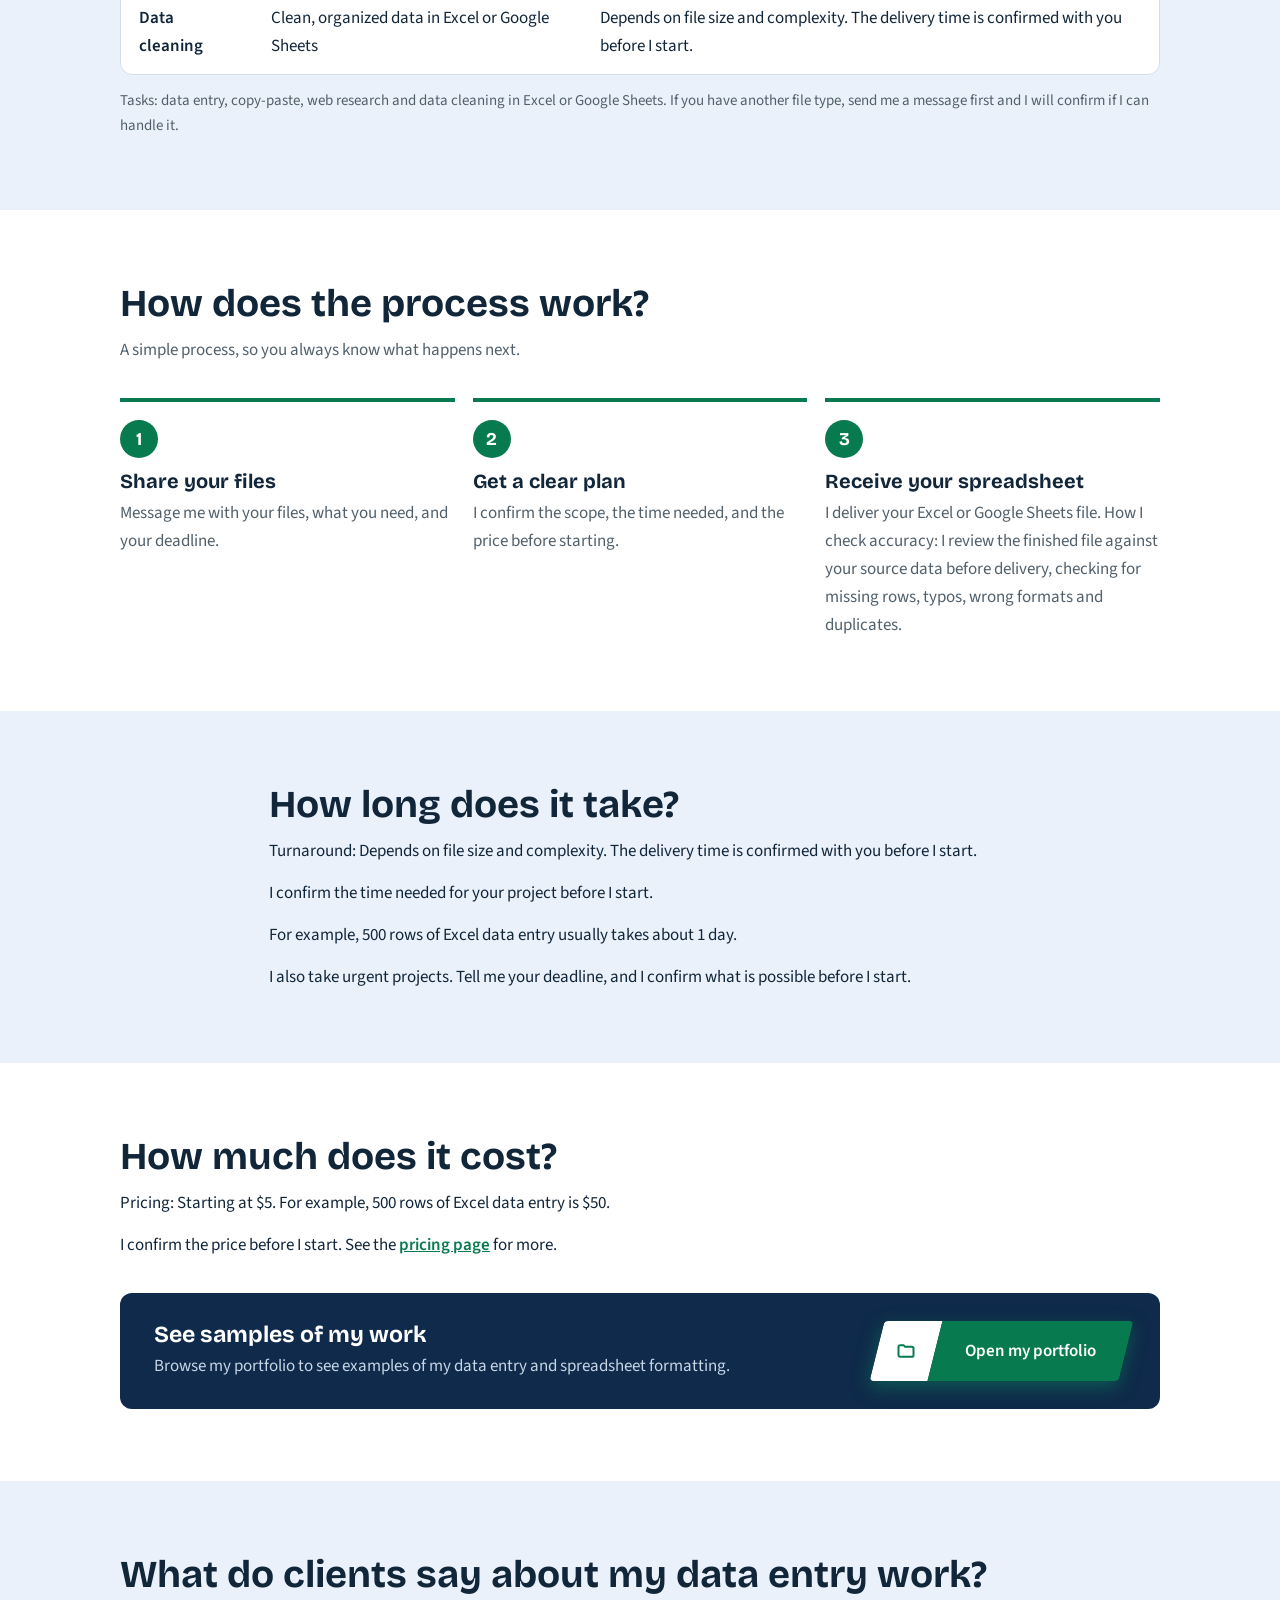
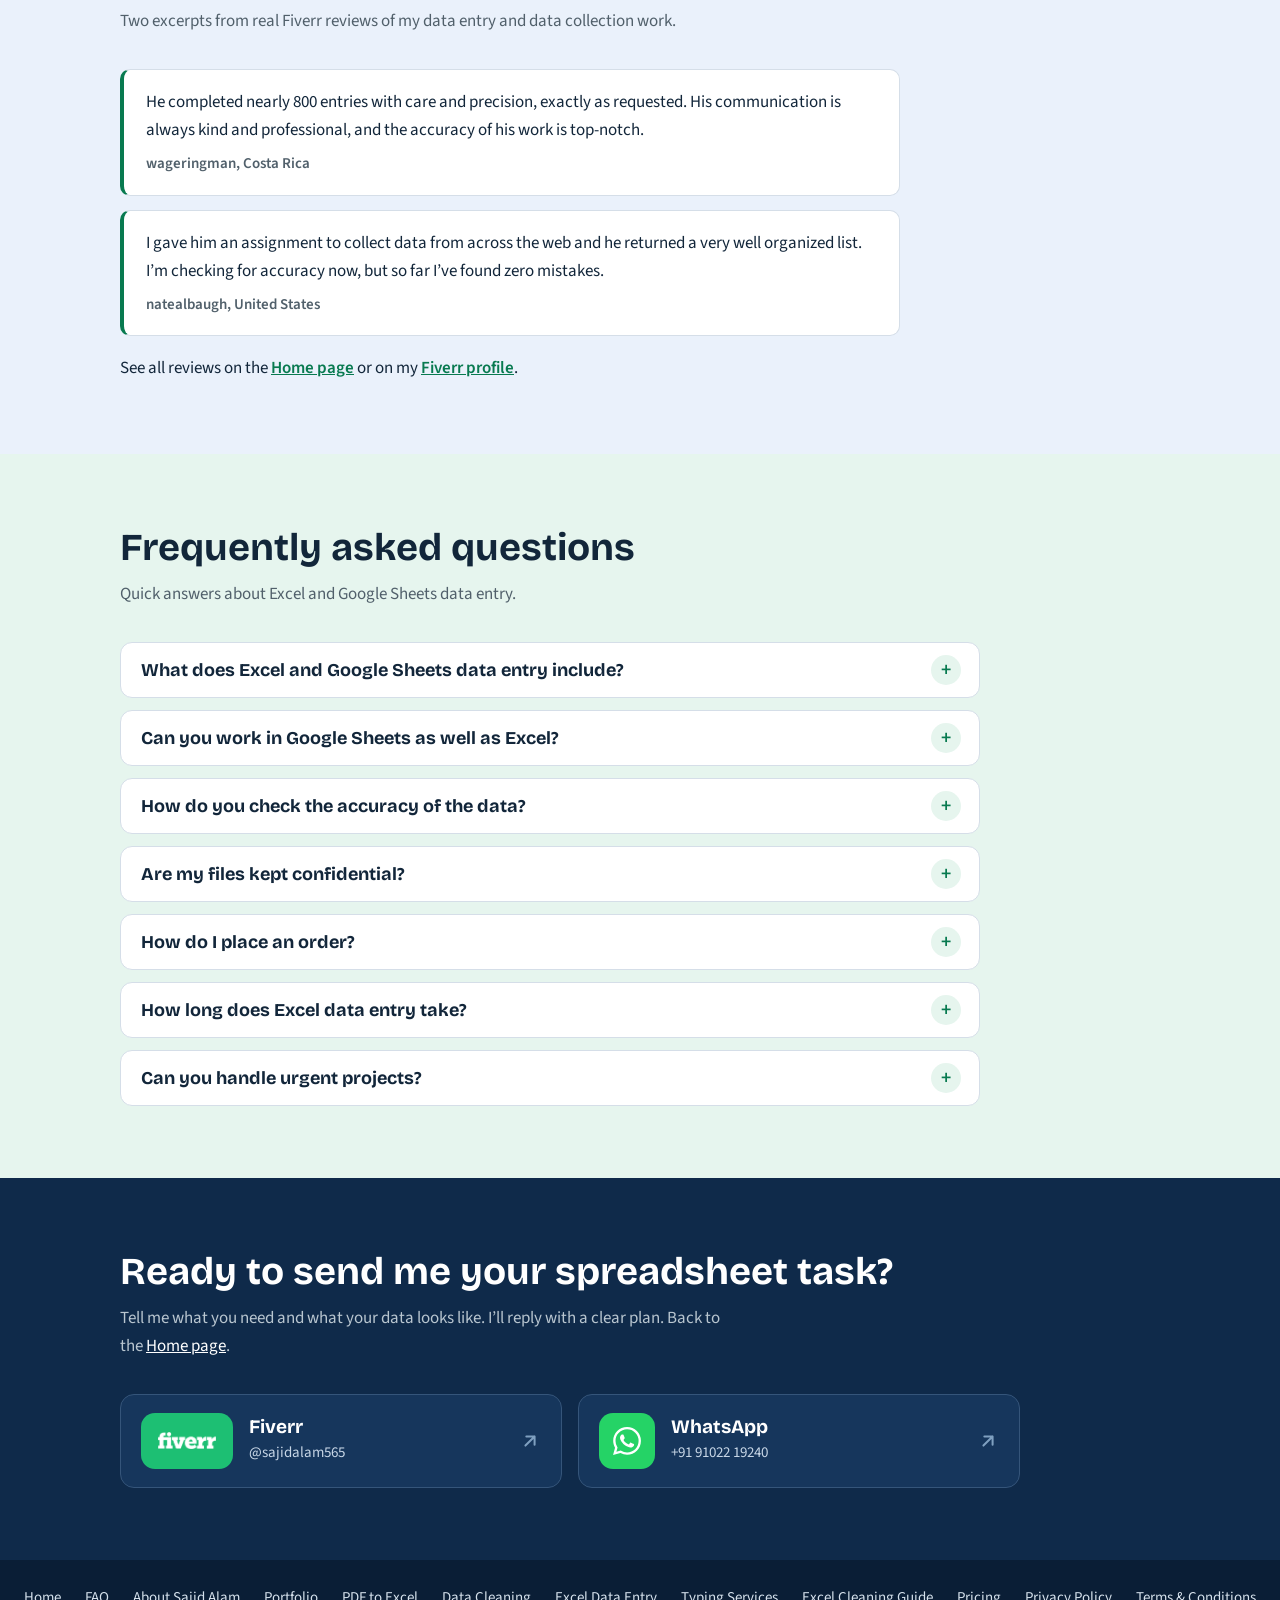
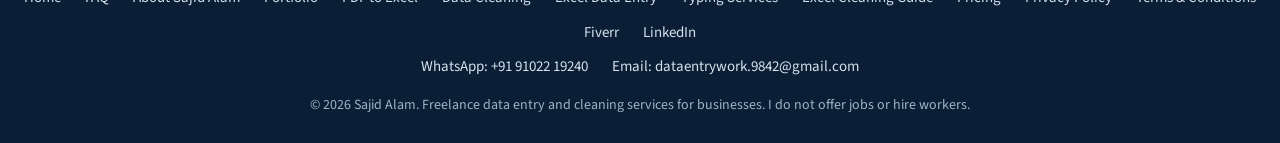
<file: excel-data-entry.html>
<!DOCTYPE html>
<html lang="en">
<head>
<meta charset="utf-8">
<meta name="viewport" content="width=device-width, initial-scale=1">
<title>Excel &amp; Google Sheets Data Entry | Sajid Alam</title>
<meta name="description" content="Hire Sajid Alam for Excel and Google Sheets data entry, copy-paste, web research and data cleaning. You get a clear, usable file. Starting at $5 on Fiverr.">
<meta name="robots" content="index, follow, max-image-preview:large, max-snippet:-1">
<meta name="author" content="Sajid Alam">
<meta name="theme-color" content="#0F2A4A">
<link rel="canonical" href="https://www.dataentry.work/excel-data-entry">
<link rel="icon" href="/favicon.ico" sizes="48x48">
<link rel="icon" href="/favicon-48.png" type="image/png" sizes="48x48">
<link rel="icon" href="/favicon.png" type="image/png" sizes="192x192">
<link rel="apple-touch-icon" href="/apple-touch-icon.png">
<link rel="manifest" href="/manifest.webmanifest">
<meta property="og:type" content="website">
<meta property="og:site_name" content="Sajid Alam">
<meta property="og:locale" content="en_US">
<meta property="og:url" content="https://www.dataentry.work/excel-data-entry">
<meta property="og:title" content="Excel &amp; Google Sheets Data Entry | Sajid Alam">
<meta property="og:description" content="Hire Sajid Alam for Excel and Google Sheets data entry, copy-paste, web research and data cleaning. You get a clear, usable file. Starting at $5 on Fiverr.">
<meta property="og:image" content="https://www.dataentry.work/preview.jpg">
<meta property="og:image:width" content="1200">
<meta property="og:image:height" content="630">
<meta property="og:image:alt" content="Sajid Alam, freelance B2B data specialist">
<meta name="twitter:card" content="summary_large_image">
<meta name="twitter:title" content="Excel &amp; Google Sheets Data Entry | Sajid Alam">
<meta name="twitter:description" content="Hire Sajid Alam for Excel and Google Sheets data entry, copy-paste, web research and data cleaning. You get a clear, usable file. Starting at $5 on Fiverr.">
<meta name="twitter:image" content="https://www.dataentry.work/preview.jpg">
<meta name="twitter:image:alt" content="Sajid Alam, freelance B2B data specialist">
<script type="application/ld+json">{"@context":"https://schema.org","@graph":[{"@type":"WebSite","@id":"https://www.dataentry.work/#website","url":"https://www.dataentry.work/","name":"Sajid Alam","inLanguage":"en","publisher":{"@id":"https://www.dataentry.work/#person"}},{"@type":"Person","@id":"https://www.dataentry.work/#person","name":"Sajid Alam","alternateName":"Sajid Alam Data Entry","jobTitle":"Freelance B2B Data Specialist","description":"Freelance data entry and data cleaning specialist offering data entry, typing, handwriting, and Arabic calligraphy services to businesses. Level 2 seller on Fiverr.","url":"https://www.dataentry.work/","image":"https://www.dataentry.work/img/sajid-alam-freelance-data-entry-expert.webp","sameAs":["https://www.fiverr.com/sajidalam565","https://www.linkedin.com/in/sajid-alam-93083b26a"],"address":{"@type":"PostalAddress","addressCountry":"IN"},"knowsLanguage":["Hindi","English","Arabic"],"knowsAbout":["Data entry","Data cleaning","Web research","Microsoft Excel","Typing services","Handwriting services","Arabic calligraphy"],"award":"Fiverr Level 2 Seller","hasCredential":[{"@type":"EducationalOccupationalCredential","name":"B.Sc. Mathematics","credentialCategory":"degree","recognizedBy":{"@type":"CollegeOrUniversity","name":"Babasaheb Bhimrao Ambedkar Bihar University","url":"https://brabu.ac.in/"}},{"@type":"EducationalOccupationalCredential","name":"Advanced Diploma in Computer Applications (ADCA)","credentialCategory":"diploma","recognizedBy":{"@type":"Organization","name":"Indian Council of Computer Technology"}},{"@type":"EducationalOccupationalCredential","name":"Be10x AI Course","credentialCategory":"certificate"}],"alumniOf":{"@type":"CollegeOrUniversity","name":"Babasaheb Bhimrao Ambedkar Bihar University","url":"https://brabu.ac.in/"}},{"@type":"WebPage","@id":"https://www.dataentry.work/excel-data-entry#webpage","url":"https://www.dataentry.work/excel-data-entry","name":"Excel & Google Sheets Data Entry | Sajid Alam","description":"Hire Sajid Alam for Excel and Google Sheets data entry, copy-paste, web research and data cleaning. You get a clear, usable file. Starting at $5 on Fiverr.","isPartOf":{"@id":"https://www.dataentry.work/#website"},"inLanguage":"en","author":{"@id":"https://www.dataentry.work/#person"},"dateModified":"2026-11-12","breadcrumb":{"@id":"https://www.dataentry.work/excel-data-entry#breadcrumb"},"mainEntity":{"@id":"https://www.dataentry.work/excel-data-entry#service"}},{"@type":"BreadcrumbList","@id":"https://www.dataentry.work/excel-data-entry#breadcrumb","itemListElement":[{"@type":"ListItem","position":1,"name":"Home","item":"https://www.dataentry.work/"},{"@type":"ListItem","position":2,"name":"Excel Data Entry","item":"https://www.dataentry.work/excel-data-entry"}]},{"@type":"Service","@id":"https://www.dataentry.work/excel-data-entry#service","name":"Sajid Alam | Excel data entry","url":"https://www.dataentry.work/excel-data-entry","description":"Hire Sajid Alam for Excel and Google Sheets data entry, copy-paste, web research and data cleaning. You get a clear, usable file. Starting at $5 on Fiverr.","serviceType":"Excel and Google Sheets data entry","provider":{"@id":"https://www.dataentry.work/#person"},"areaServed":[{"@type":"Country","name":"United States"},{"@type":"Country","name":"United Kingdom"},{"@type":"Country","name":"Canada"},{"@type":"Country","name":"Australia"},{"@type":"Place","name":"Europe"},{"@type":"Place","name":"Worldwide"}],"offers":{"@type":"AggregateOffer","priceCurrency":"USD","lowPrice":"5"}},{"@type":"FAQPage","@id":"https://www.dataentry.work/excel-data-entry#faq","mainEntity":[{"@type":"Question","name":"What does Excel and Google Sheets data entry include?","acceptedAnswer":{"@type":"Answer","text":"Data entry, copy-paste, web research and data cleaning in Excel or Google Sheets."}},{"@type":"Question","name":"Can you work in Google Sheets as well as Excel?","acceptedAnswer":{"@type":"Answer","text":"Yes. I work in both Excel and Google Sheets, so you can tell me which one you prefer."}},{"@type":"Question","name":"How do you check the accuracy of the data?","acceptedAnswer":{"@type":"Answer","text":"I review the finished file against your source data before delivery, checking for missing rows, typos, wrong formats and duplicates."}},{"@type":"Question","name":"Are my files kept confidential?","acceptedAnswer":{"@type":"Answer","text":"Yes. Files you send are used only for your project and kept only as long as needed. You can read the details in my Privacy Policy."}},{"@type":"Question","name":"How do I place an order?","acceptedAnswer":{"@type":"Answer","text":"Open my Fiverr profile or message me on WhatsApp with your files and what you need. Orders, payment and delivery go through Fiverr."}},{"@type":"Question","name":"How long does Excel data entry take?","acceptedAnswer":{"@type":"Answer","text":"It depends on the file size and complexity, and I confirm the delivery time before I start. For example, 500 rows of Excel data entry usually takes about 1 day."}},{"@type":"Question","name":"Can you handle urgent projects?","acceptedAnswer":{"@type":"Answer","text":"Yes. I also take urgent projects. Tell me your deadline, and I confirm what is possible before I start."}}]}]}</script>
<link rel="preload" href="/fonts/sourcesans3-400.woff2" as="font" type="font/woff2" crossorigin>
<link rel="stylesheet" href="/css/fonts.css">
<style>
:root{--navy:#0F2A4A;--navy-d:#0A1E36;--blue:#1B4F8A;--green:#087A50;--green-d:#066241;--mint:#E6F5EE;--sky:#EAF1FB;--amber:#F5B83D;--ink:#12263A;--muted:#51606B;--line:#D5DEE8;--head:"Bricolage Grotesque","Segoe UI",system-ui,sans-serif;--body:"Source Sans 3","Segoe UI",system-ui,sans-serif}
*{box-sizing:border-box;margin:0}
html{scroll-behavior:smooth}
body{font:400 17px/1.65 var(--body);color:var(--ink);background:#fff}
a{color:inherit}
:focus-visible{outline:3px solid var(--green);outline-offset:3px}
.top :focus-visible,.contact :focus-visible{outline-color:var(--amber)}
.wrap{max-width:1080px;margin:0 auto;padding:0 20px}
h1,h2,h3{font-family:var(--head);line-height:1.15;font-weight:700}
.top{background-color:var(--navy);background-image:linear-gradient(rgba(255,255,255,.06) 1px,transparent 1px),linear-gradient(90deg,rgba(255,255,255,.06) 1px,transparent 1px);background-size:48px 48px;color:#fff;overflow:hidden}
header .wrap{display:flex;justify-content:space-between;align-items:center;padding-top:16px;padding-bottom:16px}
.brand{font:700 20px var(--head);text-decoration:none}
nav{display:flex;align-items:center;gap:26px;font-size:15px}
nav a{text-decoration:none;color:#C7D6E6}
nav a:hover{color:#fff}
nav .btn{color:#fff;padding:9px 18px;font-size:15px}
.hero{position:relative;--pw:clamp(340px,34vw,540px);min-height:calc(var(--pw)*1.244 + 24px)}
.hero .wrap{padding-top:40px;padding-bottom:0}
.hero-text{max-width:min(600px,calc(100% - var(--pw) + 40px));padding-bottom:64px}
.chip{display:inline-block;background:var(--amber);color:var(--navy);font:600 14px var(--body);padding:5px 14px;border-radius:999px;margin-bottom:16px}
h1{font-size:clamp(34px,5.2vw,56px);margin-bottom:18px}
.lead{max-width:33em;color:#C7D6E6;font-size:18px;margin-bottom:28px}
.btns{display:flex;flex-wrap:wrap;gap:12px}
.btn{display:inline-block;padding:13px 24px;border-radius:8px;font:600 16px var(--body);text-decoration:none;border:2px solid var(--green);background:var(--green);color:#fff}
.btn:hover{background:var(--green-d);border-color:var(--green-d)}
.btn.o{background:transparent;border-color:#7F9AB6}
.btn.o:hover{background:rgba(255,255,255,.1);border-color:#fff}
.portrait{position:absolute;right:0;bottom:0;width:var(--pw)}
.disc{position:absolute;left:50%;bottom:-14%;width:96%;aspect-ratio:1;transform:translateX(-50%);border-radius:50%;background:var(--blue);box-shadow:0 0 0 14px rgba(27,79,138,.35)}
.portrait img{position:relative;display:block;width:100%;height:auto}
.badge{position:absolute;z-index:2;background:#fff;color:var(--ink);border-radius:10px;padding:10px 16px;box-shadow:0 8px 24px rgba(5,20,40,.35);line-height:1.25}
.badge b{display:block;font:700 22px var(--head)}
.badge span{font-size:14px;color:var(--muted)}
.badge .star{color:var(--amber)}
.b1{top:14%;left:-6%}
.b2{bottom:20%;right:4%}
section{padding:72px 0}
h2{font-size:clamp(27px,4vw,38px);margin-bottom:10px}
.sub{color:var(--muted);max-width:36em;margin-bottom:34px}
.services{background:var(--sky)}
.cards{display:grid;grid-template-columns:repeat(2,1fr);gap:18px}
.card{background:#fff;border:1px solid var(--line);border-radius:12px;padding:26px;display:flex;flex-direction:column;gap:8px}
.card h3{font-size:21px}
.card p{color:var(--muted);flex:1}
.card a{font-weight:600;color:var(--green);text-decoration:none;margin-top:6px}
.card a:hover{text-decoration:underline}
.ic{width:52px;height:52px;border-radius:12px;display:grid;place-items:center;color:#fff;margin-bottom:6px}
.ic svg{width:26px;height:26px;fill:none;stroke:currentColor;stroke-width:2;stroke-linecap:round;stroke-linejoin:round}
.ic.a{background:var(--blue)}.ic.b{background:var(--green)}.ic.c{background:var(--amber);color:var(--navy)}.ic.d{background:var(--navy)}
.ic.d{font:700 22px var(--body)}
.skills{display:flex;flex-wrap:wrap;gap:8px;margin-top:28px}
.skills span{background:#fff;border:1px solid var(--line);color:var(--blue);padding:6px 14px;border-radius:999px;font-size:15px;font-weight:600}
.how{background:#fff}
.steps{display:grid;grid-template-columns:repeat(3,1fr);gap:18px}
.step{border-top:4px solid var(--green);padding-top:18px}
.step i{display:grid;place-items:center;width:38px;height:38px;border-radius:50%;background:var(--green);color:#fff;font:700 18px var(--head);font-style:normal;margin-bottom:12px}
.step h3{font-size:20px;margin-bottom:6px}
.step p{color:var(--muted)}
.about{background:var(--sky)}
.about .wrap{display:grid;grid-template-columns:1.1fr .9fr;gap:48px}
.about p+p{margin-top:14px}
.about a{color:var(--green);font-weight:600}
.info{background:#fff;border-radius:12px;border-top:5px solid var(--green);padding:24px;display:grid;grid-template-columns:auto 1fr;gap:12px 20px;align-self:start}
.info dt{color:var(--muted)}
.info dd{font-weight:600}
.contact{background:var(--navy);color:#fff}
.contact .sub{color:#B9C6D0}
.rows{display:grid;gap:12px;max-width:640px}
.row{display:flex;justify-content:space-between;align-items:center;gap:16px;padding:16px 20px;border:1px solid #35557A;border-radius:10px;text-decoration:none;background:#16365C}
.row:hover{border-color:var(--amber)}
.row b{font:600 17px var(--body)}
.row span{color:#C7D6E6;font-size:15px;overflow-wrap:anywhere;text-align:right}
.row.wa{background:var(--green);border-color:var(--green)}
.row.wa:hover{background:var(--green-d)}
.row.wa span{color:#fff}
footer{background:var(--navy-d);color:#9FB2C6;padding:26px 0;font-size:14px;text-align:center}
footer nav{justify-content:center;flex-wrap:wrap;gap:6px 0}
footer nav+nav{margin-top:6px}
footer a{color:#D5E1EC;margin:0 12px;text-decoration:none}
footer a:hover{text-decoration:underline}
footer p{margin-top:10px}
.note{display:flex;gap:10px;margin-top:24px;max-width:34em;padding:12px 16px;border-left:3px solid var(--amber);background:rgba(255,255,255,.08);font-size:15px;color:#DCE7F2;line-height:1.5}
.band{background:#fff;border-bottom:1px solid var(--line)}
.band .wrap{display:flex;align-items:center;justify-content:space-between;gap:24px;padding-top:24px;padding-bottom:24px}
.band b.t{font:700 20px var(--head)}
.band p{color:var(--muted)}
.gc-a{--c:var(--blue);--g:rgba(27,79,138,.5)}.gc-b{--c:var(--green);--g:rgba(11,138,91,.5)}.gc-c{--c:#F5B83D;--g:rgba(245,184,61,.6);--t:var(--navy)}.gc-d{--c:var(--navy);--g:rgba(15,42,74,.45)}
.gig{display:inline-flex;align-self:flex-start;transform:skewX(-14deg);border-radius:4px;overflow:hidden;text-decoration:none;box-shadow:0 6px 18px var(--g);transition:box-shadow .25s,transform .25s;animation:glow 3s ease-in-out infinite}
.gig .gi{display:grid;place-items:center;width:46px;background:#fff;color:var(--c)}
.gig .gt{background:var(--c);color:var(--t,#fff);padding:11px 22px;font-size:15px;font-weight:600}
.gig svg{width:20px;height:20px;fill:none;stroke:currentColor;stroke-width:2.4;stroke-linecap:round;stroke-linejoin:round;transform:skewX(14deg)}
.gig b{display:inline-block;transform:skewX(14deg);font-weight:600;white-space:nowrap}
.gig:hover{transform:skewX(-14deg) translateY(-2px);box-shadow:0 10px 30px var(--g),0 0 20px var(--g)}
.card a.gig:hover,.card a.gig{text-decoration:none;color:var(--t,#fff)}
.gc-c .gi{color:var(--navy)}
.gig.big .gi{width:58px}.gig.big .gt{padding:16px 30px;font-size:17px}
@keyframes glow{50%{box-shadow:0 6px 30px var(--g),0 0 16px var(--g)}}
.work{display:flex;align-items:center;justify-content:space-between;gap:24px;margin-top:34px;background:var(--navy);color:#fff;border-radius:12px;padding:28px 34px}
.work h3{font-size:23px;margin-bottom:4px}.work p{color:#C7D6E6}
.exp{background:#fff}
.job{display:flex;gap:20px;align-items:center;background:var(--sky);border:1px solid var(--line);border-radius:12px;padding:24px;max-width:720px}
.logo{flex:none;width:58px;height:58px;border-radius:12px;background:var(--navy);color:#fff;display:grid;place-items:center;font:700 22px var(--head)}
.job h3{font-size:21px}.job span{color:var(--muted)}.job a{color:var(--green);font-weight:600}
@media(max-width:800px){
nav a:not(.btn){display:none}
.hero{min-height:0}
.hero .wrap{padding-top:28px}
.hero-text{max-width:none;padding-bottom:0}
.portrait{position:relative;width:min(82%,340px);margin:24px 0 0 auto}
.b1{left:-2%}.b2{right:2%}
.band .wrap,.work{flex-direction:column;align-items:flex-start}
.work{padding:24px}
.job{align-items:flex-start}
.cards,.steps,.about .wrap{grid-template-columns:1fr}
section{padding:52px 0}
.row{flex-direction:column;align-items:flex-start;gap:2px}
.row span{text-align:left}
}
@media(prefers-reduced-motion:reduce){html{scroll-behavior:auto}*,*::before,*::after{animation:none!important;transition:none!important}}

:root{--fiv:url("[data-uri]")}
.fiv{display:inline-block;width:72px;aspect-ratio:499/146;background:currentColor;-webkit-mask:var(--fiv) center/contain no-repeat;mask:var(--fiv) center/contain no-repeat}
.shead{display:flex;justify-content:space-between;align-items:center;gap:28px}
.start5{flex:none;width:150px;cursor:default}
.start5 svg{display:block;width:100%;height:auto;font-family:var(--head);animation:blink 2.8s ease-in-out infinite;transition:transform .3s}
.start5:hover svg{animation-play-state:paused;transform:rotate(-6deg) scale(1.06)}
@keyframes blink{0%,100%{opacity:1;transform:scale(1);filter:drop-shadow(0 6px 14px rgba(245,184,61,.3))}50%{opacity:.85;transform:scale(1.035);filter:drop-shadow(0 8px 28px rgba(245,184,61,.85))}}
.exps,.edus{display:grid;gap:18px}
.exps{grid-template-columns:repeat(2,1fr)}
.edus{grid-template-columns:repeat(3,1fr)}
.exps .job{max-width:none}
.lt{flex:none;width:116px;height:76px;border-radius:12px;background:#fff;border:1px solid var(--line);display:grid;place-items:center}
.lt img{width:94px;height:auto;display:block}
.lt .fiv{width:84px;color:#1DBF73}
.job h3{margin-bottom:2px}
.job>div:last-child{min-width:0;overflow-wrap:anywhere}
.dur{display:inline-block;margin:4px 0 8px;background:var(--mint);color:#064a31;font:600 14px var(--body);font-style:normal;padding:3px 12px;border-radius:999px}
.job .dur{background:#fff}
.edu-s{background:var(--mint)}
.edu{background:#fff;border:1px solid var(--line);border-radius:12px;padding:26px;display:flex;flex-direction:column;gap:6px}
.edu h3{font-size:20px}.edu p{color:var(--muted);flex:1}
.edu .dur{align-self:flex-start;background:var(--sky);color:var(--blue);margin-top:8px}
.ctg{display:grid;grid-template-columns:repeat(2,1fr);gap:16px;max-width:900px}
.ct{display:flex;align-items:center;gap:16px;padding:18px 20px;border:1px solid #35557A;border-radius:14px;background:#16365C;text-decoration:none;color:#fff;transition:transform .3s,box-shadow .3s,border-color .3s}
.ti{flex:none;width:56px;height:56px;border-radius:14px;display:grid;place-items:center;color:#fff;transition:transform .3s}
.ti svg{width:28px;height:28px;fill:currentColor}
.ti .fiv{width:58px;color:#fff}
.t-fiv{width:92px;background:#1DBF73}.t-wa{background:#25D366}.t-in{background:#0A66C2}
.t-em{background:var(--amber);color:var(--navy)}.t-em svg{fill:none}
.tx{flex:1;min-width:0}.tx b{display:block;font:700 19px var(--head)}.tx span{color:#C7D6E6;font-size:15px;overflow-wrap:anywhere}
.go{flex:none;width:22px;height:22px;color:#7FA0C0;transition:transform .3s,color .3s}.go svg{width:22px;height:22px}
.ct:hover{transform:translateY(-4px);border-color:var(--amber);box-shadow:0 12px 30px rgba(0,0,0,.35);--fxc:rgba(255,255,255,.10)}
.ct:hover .ti{transform:scale(1.08) rotate(-4deg)}
.ct:hover .go{transform:translate(3px,-3px);color:var(--amber)}
.lv2{background:#fff}
.lv2w{display:grid;grid-template-columns:.9fr 1.1fr;gap:48px;align-items:center}
.lv2img{position:relative;max-width:440px;justify-self:center;transition:transform .4s}
.lv2img:hover{transform:scale(1.04)}
.lv2img::before{content:"";position:absolute;inset:8% 4% 4%;border-radius:50%;background:var(--mint)}
.lv2img img{position:relative;display:block;width:100%;height:auto;animation:float 5s ease-in-out infinite}
@keyframes float{50%{transform:translateY(-10px)}}
.btn{transition:transform .25s,box-shadow .25s,background .25s,border-color .25s}
.btn:hover{transform:translateY(-2px);box-shadow:0 8px 22px rgba(11,138,91,.4)}
.btn.o:hover{box-shadow:0 8px 22px rgba(255,255,255,.15)}
nav a:not(.btn){background:linear-gradient(currentColor,currentColor) left bottom/0 2px no-repeat;padding-bottom:4px;transition:background-size .3s,color .2s}
nav a:not(.btn):hover{background-size:100% 2px}
.brand,footer a,.about a,.job a{transition:color .2s}
.brand:hover{color:var(--amber)}
.card,.edu,.job{transition:transform .3s,box-shadow .3s,border-color .3s}
.card:hover,.edu:hover,.job:hover{transform:translateY(-6px);box-shadow:0 16px 34px rgba(15,42,74,.14);border-color:var(--green)}
.card:hover,.edu:hover,.job:hover,.ct:hover{background-image:radial-gradient(circle 180px at var(--mx,50%) var(--my,50%),var(--fxc,rgba(11,138,91,.10)),transparent)}
.ic{transition:transform .3s}.card:hover .ic,.edu:hover .ic{transform:rotate(-6deg) scale(1.1)}
.step{transition:transform .3s}.step:hover{transform:translateY(-4px)}
.step i{transition:transform .3s}.step:hover i{transform:scale(1.15)}
.skills span{transition:transform .2s,background .2s,border-color .2s}.skills span:hover{transform:translateY(-3px);background:var(--mint);border-color:var(--green)}
.badge{transition:transform .3s}.badge:hover{transform:translateY(-4px) scale(1.04)}
.work{transition:box-shadow .3s}.work:hover{box-shadow:0 14px 34px rgba(15,42,74,.35)}
@media(max-width:800px){
.shead{flex-direction:column;align-items:flex-start;gap:0}
.start5{width:120px;margin:0 0 20px}
.exps,.edus,.ctg,.lv2w{grid-template-columns:1fr}
.lt{width:84px;height:64px}.lt img{width:70px}.lt .fiv{width:66px}.job{padding:18px;gap:14px}
.lv2w{gap:28px}.lv2t{text-align:center}.lv2t .sub{margin-left:auto;margin-right:auto}
}
@media(max-width:480px){.go{display:none}.tx span{font-size:14px}.ct{padding:16px}}

.stats{background:var(--green);color:#fff}
.stats .wrap{max-width:none;padding:0 clamp(12px,3vw,48px);display:grid;grid-template-columns:repeat(2,1fr)}
.stats .wrap>div{padding:28px 12px;text-align:center;border-right:1px solid rgba(255,255,255,.28);transition:background .3s}
.stats .wrap>div:last-child{border-right:0}
.stats .wrap>div:hover{background:rgba(255,255,255,.1)}
.si{display:grid;place-items:center;width:46px;height:46px;margin:0 auto 10px;border-radius:50%;background:rgba(255,255,255,.18);transition:transform .3s}
.stats .wrap>div:hover .si{transform:scale(1.12)}
.si svg{width:22px;height:22px;fill:none;stroke:#fff;stroke-width:2;stroke-linecap:round;stroke-linejoin:round}
.stats b{display:block;font:700 28px/1.2 var(--head)}
.stats span{font-size:15px}
.badge{text-align:center;padding:12px 24px;min-width:136px;border-bottom:3px solid var(--green)}
@media(max-width:800px){.stats .wrap{grid-template-columns:repeat(2,1fr)}.stats .wrap>div:nth-child(2){border-right:0}.badge{min-width:0;padding:10px 18px}.stats b{font-size:21px}.gig.big .gi{width:46px}.gig.big .gt{padding:14px 16px;font-size:15px}}
.about .wrap>*{min-width:0}
.info{grid-template-columns:auto minmax(0,1fr)}.info dd{overflow-wrap:anywhere}

.top{position:relative}
.top>header,.top>.hero{position:relative;z-index:1}
.stars{position:absolute;inset:0;overflow:hidden;pointer-events:none}
.stars i{--run:480px;position:absolute;left:var(--x);top:var(--y);width:var(--len);height:2px;border-radius:2px;background:linear-gradient(90deg,rgba(255,255,255,0),rgba(255,255,255,.85));opacity:0;animation:shoot var(--d) linear var(--delay) infinite}
.stars i::after{content:"";position:absolute;right:-2px;top:-2px;width:6px;height:6px;border-radius:50%;background:#fff;box-shadow:0 0 8px 3px rgba(255,255,255,.7),0 0 18px 6px rgba(160,200,255,.35)}
@keyframes shoot{0%{opacity:0;transform:rotate(142deg) translateX(0)}1.5%{opacity:1}9%{opacity:1}12.5%,100%{opacity:0;transform:rotate(142deg) translateX(var(--run))}}

.rvw{margin-top:60px;background:var(--mint);border-radius:22px;padding:44px 24px 34px}
.rvh{text-align:center;font-size:clamp(25px,3.6vw,34px);margin-bottom:6px}
.rsub{text-align:center;color:var(--muted);margin-bottom:28px}
.rcar{max-width:780px;margin:0 auto}
.rtrack{display:grid;align-items:center;justify-items:center}
.rs{grid-area:1/1;width:100%;position:relative;overflow:hidden;border-radius:16px;background:#fff;box-shadow:0 18px 44px rgba(15,42,74,.16),0 2px 6px rgba(15,42,74,.08);opacity:0;visibility:hidden;pointer-events:none;transform:translateY(34px) scale(.94);transition:opacity .6s,transform .8s cubic-bezier(.2,.7,.2,1),visibility 0s .8s;cursor:zoom-in}
.rs.on{opacity:1;visibility:visible;pointer-events:auto;transform:none;transition-delay:0s}
.rs.out{opacity:0;transform:translateY(-26px) scale(.97);visibility:visible}
.rs img{display:block;width:100%;height:auto}
.rs::after{content:"";position:absolute;inset:0;background:linear-gradient(105deg,transparent 38%,rgba(255,255,255,.7) 50%,transparent 62%);transform:translateX(-130%);pointer-events:none}
.rs.on::after{animation:shine 1.2s .35s ease-out forwards}
@keyframes shine{to{transform:translateX(130%)}}
.rbar{height:4px;background:rgba(11,138,91,.18);border-radius:4px;overflow:hidden;margin-top:22px}
.rbar i{display:block;height:100%;background:var(--green);transform-origin:left;transform:scaleX(0);animation:rfill 5s linear forwards}
@keyframes rfill{to{transform:scaleX(1)}}
.rctl{display:flex;align-items:center;justify-content:center;gap:16px;margin-top:18px}
.rbtn{width:44px;height:44px;border-radius:50%;border:2px solid var(--green);background:#fff;color:var(--green);display:grid;place-items:center;cursor:pointer;transition:background .25s,color .25s,transform .25s,box-shadow .25s}
.rbtn:hover{background:var(--green);color:#fff;transform:translateY(-2px);box-shadow:0 8px 18px rgba(11,138,91,.35)}
.rbtn svg{width:20px;height:20px;fill:none;stroke:currentColor;stroke-width:2.4;stroke-linecap:round;stroke-linejoin:round}
.rpp .il,.rpp.paused .ip{display:none}.rpp.paused .il{display:block}
.rcount{min-width:64px;text-align:center;font:600 16px var(--body);color:var(--navy)}
.rhint{display:none;text-align:center;font-size:14px;color:var(--muted);margin-top:12px}
.rz{position:fixed;inset:0;z-index:100;background:rgba(6,16,30,.92);display:none;overflow:auto;padding:56px 12px 24px}
.rz.on{display:block}
.rz img{display:block;margin:0 auto;width:min(760px,96vw);height:auto;border-radius:10px;background:#fff}
.rz button{position:fixed;top:12px;right:12px;width:44px;height:44px;border-radius:50%;border:0;background:rgba(255,255,255,.18);color:#fff;font-size:26px;cursor:pointer}
@media(max-width:600px){.rvw{padding:30px 12px 24px;border-radius:16px}.rhint{display:block}.rz img{width:720px;max-width:none}}
@media(max-width:800px){.stars i{--run:300px;width:90px}}

.skip{position:absolute;left:-999px;top:8px;background:#fff;color:var(--navy);padding:8px 14px;border-radius:6px;z-index:200;font-weight:600}.skip:focus{left:8px}
.sr{position:absolute;width:1px;height:1px;overflow:hidden;clip:rect(0 0 0 0);white-space:nowrap}
h1 .chip{display:block;width:max-content;max-width:100%}
.faq{background:var(--mint)}
.fl{max-width:860px;display:grid;gap:12px}
.fq{background:#fff;border:1px solid var(--line);border-radius:12px;transition:box-shadow .3s,border-color .3s}
.fq:hover{border-color:var(--green);box-shadow:0 8px 22px rgba(15,42,74,.08)}
.fq summary{list-style:none;cursor:pointer;padding:16px 60px 16px 20px;font:700 18px var(--head);position:relative}
.fq summary::-webkit-details-marker{display:none}
.fq summary::after{content:"+";position:absolute;right:18px;top:50%;width:30px;height:30px;margin-top:-15px;border-radius:50%;background:var(--mint);color:var(--green);display:grid;place-items:center;font:700 20px var(--body);transition:transform .3s,background .3s,color .3s}
.fq[open] summary::after{content:"\2212";transform:rotate(180deg);background:var(--green);color:#fff}
.fq .fa{padding:0 20px 18px;color:var(--muted)}
.fq[open] .fa{animation:faqin .35s ease-out}
@keyframes faqin{from{opacity:0;transform:translateY(-6px)}}
@media(max-width:480px){.cards{grid-template-columns:minmax(0,1fr)}.card .gig{max-width:100%}.card .gig b{white-space:normal;line-height:1.25}.card .gig .gt{padding:10px 14px;font-size:14px}}

/* page-specific additions (inner page, no portrait hero) */
.pg .hero{min-height:0}
.pg .hero-text{max-width:760px;padding-bottom:56px}
.crumb{font-size:14px;color:#C7D6E6;margin-bottom:14px}
.crumb a{text-decoration:none;color:#C7D6E6}.crumb a:hover{color:#fff;text-decoration:underline}
.upd{margin-top:16px;font-size:14px;color:#9FB2C6}
.prose{max-width:46em}.prose p+p{margin-top:14px}
.prose a{color:var(--green);font-weight:600}
.tw{overflow-x:auto;border:1px solid var(--line);border-radius:12px;background:#fff}
.tw table{width:100%;border-collapse:collapse;min-width:560px}
.rex{max-width:780px;margin:24px 0 0}
.rex ul{list-style:none;padding:0;display:grid;gap:14px}
.rex li{background:#fff;border:1px solid var(--line);border-left:4px solid var(--green);border-radius:10px;padding:18px 22px}
.rex blockquote{margin:0}
.rex blockquote p{color:var(--ink)}
.rex .rby{margin-top:8px;font-size:15px;font-weight:600;color:var(--muted)}
.rex .rall{margin-top:18px}
.rex .rall a{color:var(--green);font-weight:600}
.tw th,.tw td{text-align:left;padding:14px 18px;border-bottom:1px solid var(--line);vertical-align:top}
.tw th{background:var(--navy);color:#fff;font:700 16px var(--head)}
.tw tr:last-child td{border-bottom:0}
.tw td:first-child{font-weight:600}
.tnote{margin-top:14px;color:var(--muted);font-size:15px}
</style>
<link rel="stylesheet" href="/css/consent.css">
</head>
<body class="pg">
<a class="skip" href="#main">Skip to content</a>
<div class="top">
<div class="stars" aria-hidden="true"><i style="--x:78%;--y:5%;--d:11s;--delay:1s;--len:130px"></i><i style="--x:92%;--y:24%;--d:14s;--delay:5s;--len:110px"></i><i style="--x:62%;--y:2%;--d:9s;--delay:8s;--len:150px"></i><i style="--x:46%;--y:12%;--d:16s;--delay:3s;--len:100px"></i><i style="--x:97%;--y:42%;--d:13s;--delay:10s;--len:120px"></i><i style="--x:30%;--y:4%;--d:18s;--delay:13s;--len:90px"></i></div>
<header>
<div class="wrap">
<a class="brand" href="/">Sajid Alam</a>
<nav aria-label="Main"><a href="/#services">Services</a><a href="/portfolio">Portfolio</a><a href="/#experience">Experience</a><a href="/#education">Education</a><a href="/#about">About</a><a href="/#contact">Contact</a><a data-track="fiverr" class="btn" href="https://www.fiverr.com/sajidalam565" rel="me">Hire on Fiverr</a></nav>
</div>
</header>
<div id="top" class="hero">
<div class="wrap">
<div class="hero-text">
<p class="crumb"><a href="/">Home</a> / Excel Data Entry</p>
<span class="chip">Excel & Google Sheets | Sajid Alam</span>
<h1>Excel and Google Sheets Data Entry for Businesses</h1>
<p class="lead">Excel and Google Sheets data entry means I enter, copy and organize your information into a spreadsheet. I also do web research and data cleaning where your project needs it, and you get a clear, usable file.</p>
<div class="btns">
<a data-track="fiverr" class="btn" href="https://www.fiverr.com/sajidalam565" rel="me">Hire me on Fiverr</a>
<a data-track="whatsapp" class="btn o" href="https://wa.me/919102219240?text=Hi%20Sajid%2C%20I%20found%20your%20website%20and%20need%20help%20with%20Excel%20or%20Google%20Sheets%20data%20entry.">Message on WhatsApp</a>
</div>
<p class="note"><span>I do not provide jobs or hire workers. I provide freelance data entry and cleaning services for businesses.</span></p>
<p class="upd">By <a href="/#about" rel="author" style="color:inherit">Sajid Alam</a> | Last updated: <time datetime="2026-11-12">12 November 2026</time></p>
</div>
</div>
</div>
</div>

<main id="main">

<section id="what" class="exp">
<div class="wrap prose">
<h2>What is Excel and Google Sheets data entry?</h2>
<p>It is the careful entry and organization of your information in a spreadsheet. Instead of doing it yourself, you tell me what you need and I return an Excel or Google Sheets file with the data in clear columns and rows.</p>
<p>See the rest of my services on the <a href="/">Home page</a>, look at real examples in my <a href="/portfolio">Portfolio</a>. Related services: <a href="/pdf-to-excel">PDF to Excel</a>, <a href="/data-cleaning">Data cleaning</a>, <a href="/typing-services">Typing services</a> and <a href="/pricing">Pricing</a>.</p>
</div>
</section>

<section id="tasks" class="services">
<div class="wrap">
<h2>What tasks can I help with?</h2>
<p class="sub">The table shows the tasks and what you get back.</p>
<div class="tw">
<table>
<thead><tr><th scope="col">Task</th><th scope="col">What I deliver</th><th scope="col">Turnaround</th></tr></thead>
<tbody>
<tr><td>Data entry</td><td>An organized Excel or Google Sheets file</td><td>Depends on file size and complexity. The delivery time is confirmed with you before I start.</td></tr>
<tr><td>Copy-paste</td><td>An organized Excel or Google Sheets file</td><td>Depends on file size and complexity. The delivery time is confirmed with you before I start.</td></tr>
<tr><td>Web research</td><td>Researched data in Excel or Google Sheets</td><td>Depends on file size and complexity. The delivery time is confirmed with you before I start.</td></tr>
<tr><td>Data cleaning</td><td>Clean, organized data in Excel or Google Sheets</td><td>Depends on file size and complexity. The delivery time is confirmed with you before I start.</td></tr>
</tbody>
</table>
</div>
<p class="tnote">Tasks: data entry, copy-paste, web research and data cleaning in Excel or Google Sheets. If you have another file type, send me a message first and I will confirm if I can handle it.</p>
</div>
</section>

<section id="process" class="how">
<div class="wrap">
<h2>How does the process work?</h2>
<p class="sub">A simple process, so you always know what happens next.</p>
<div class="steps">
<div class="step"><i>1</i><h3>Share your files</h3><p>Message me with your files, what you need, and your deadline.</p></div>
<div class="step"><i>2</i><h3>Get a clear plan</h3><p>I confirm the scope, the time needed, and the price before starting.</p></div>
<div class="step"><i>3</i><h3>Receive your spreadsheet</h3><p>I deliver your Excel or Google Sheets file. How I check accuracy: I review the finished file against your source data before delivery, checking for missing rows, typos, wrong formats and duplicates.</p></div>
</div>
</div>
</section>

<section id="time" class="services">
<div class="wrap prose">
<h2>How long does it take?</h2>
<p>Turnaround: Depends on file size and complexity. The delivery time is confirmed with you before I start.</p>
<p>I confirm the time needed for your project before I start.</p>
<p>For example, 500 rows of Excel data entry usually takes about 1 day.</p>
<p>I also take urgent projects. Tell me your deadline, and I confirm what is possible before I start.</p>
</div>
</section>

<section id="cost" class="exp">
<div class="wrap">
<div class="prose">
<h2>How much does it cost?</h2>
<p>Pricing: Starting at $5. For example, 500 rows of Excel data entry is $50.</p>
<p>I confirm the price before I start. See the <a href="/pricing">pricing page</a> for more.</p>
</div>
<div class="work">
<div><h3>See samples of my work</h3><p>Browse my portfolio to see examples of my data entry and spreadsheet formatting.</p></div>
<a class="gig gc-b big" href="/portfolio"><span class="gi"><svg viewBox="0 0 24 24" aria-hidden="true"><path d="M3 7a2 2 0 012-2h4l2 2h8a2 2 0 012 2v8a2 2 0 01-2 2H5a2 2 0 01-2-2z"/></svg></span><span class="gt"><b>Open my portfolio</b></span></a>
</div>
</div>
</section>

<section id="reviews" class="services">
<div class="wrap">
<h2>What do clients say about my data entry work?</h2>
<p class="sub">Two excerpts from real Fiverr reviews of my data entry and data collection work.</p>
<div class="rex">
<ul>
<li><blockquote><p>He completed nearly 800 entries with care and precision, exactly as requested. His communication is always kind and professional, and the accuracy of his work is top-notch.</p></blockquote><p class="rby">wageringman, Costa Rica</p></li>
<li><blockquote><p>I gave him an assignment to collect data from across the web and he returned a very well organized list. I’m checking for accuracy now, but so far I’ve found zero mistakes.</p></blockquote><p class="rby">natealbaugh, United States</p></li>
</ul>
<p class="rall">See all reviews on the <a href="/#achievement">Home page</a> or on my <a href="https://www.fiverr.com/sajidalam565" rel="me" data-track="fiverr">Fiverr profile</a>.</p>
</div>
</div>
</section>

<section id="faq" class="faq">
<div class="wrap">
<h2>Frequently asked questions</h2>
<p class="sub">Quick answers about Excel and Google Sheets data entry.</p>
<div class="fl">
<details class="fq"><summary>What does Excel and Google Sheets data entry include?</summary><div class="fa"><p>Data entry, copy-paste, web research and data cleaning in Excel or Google Sheets.</p></div></details>
<details class="fq"><summary>Can you work in Google Sheets as well as Excel?</summary><div class="fa"><p>Yes. I work in both Excel and Google Sheets, so you can tell me which one you prefer.</p></div></details>
<details class="fq"><summary>How do you check the accuracy of the data?</summary><div class="fa"><p>I review the finished file against your source data before delivery, checking for missing rows, typos, wrong formats and duplicates.</p></div></details>
<details class="fq"><summary>Are my files kept confidential?</summary><div class="fa"><p>Yes. Files you send are used only for your project and kept only as long as needed. You can read the details in my <a href="/privacy">Privacy Policy</a>.</p></div></details>
<details class="fq"><summary>How do I place an order?</summary><div class="fa"><p>Open my Fiverr profile or message me on WhatsApp with your files and what you need. Orders, payment and delivery go through Fiverr.</p></div></details>
<details class="fq"><summary>How long does Excel data entry take?</summary><div class="fa"><p>It depends on the file size and complexity, and I confirm the delivery time before I start. For example, 500 rows of Excel data entry usually takes about 1 day.</p></div></details>
<details class="fq"><summary>Can you handle urgent projects?</summary><div class="fa"><p>Yes. I also take urgent projects. Tell me your deadline, and I confirm what is possible before I start.</p></div></details>
</div>
</div>
</section>

<section id="contact" class="contact">
<div class="wrap">
<h2>Ready to send me your spreadsheet task?</h2>
<p class="sub">Tell me what you need and what your data looks like. I’ll reply with a clear plan. Back to the <a href="/" style="color:#fff;text-decoration:underline">Home page</a>.</p>
<div class="ctg">
<a data-track="fiverr" class="ct" href="https://www.fiverr.com/sajidalam565" rel="me"><span class="ti t-fiv"><span class="fiv" role="img" aria-label="Fiverr"></span></span><span class="tx"><b>Fiverr</b><span>@sajidalam565</span></span><span class="go"><svg viewBox="0 0 24 24" fill="none" stroke="currentColor" stroke-width="2.2" stroke-linecap="round" stroke-linejoin="round" aria-hidden="true"><path d="M7 17L17 7M8 7h9v9"/></svg></span></a>
<a data-track="whatsapp" class="ct" href="https://wa.me/919102219240?text=Hi%20Sajid%2C%20I%20found%20your%20website%20and%20need%20help%20with%20Excel%20or%20Google%20Sheets%20data%20entry."><span class="ti t-wa"><svg viewBox="0 0 24 24" aria-hidden="true"><path d="M17.472 14.382c-.297-.149-1.758-.867-2.03-.967-.273-.099-.471-.148-.67.15-.197.297-.767.966-.94 1.164-.173.199-.347.223-.644.075-.297-.15-1.255-.463-2.39-1.475-.883-.788-1.48-1.761-1.653-2.059-.173-.297-.018-.458.13-.606.134-.133.298-.347.446-.52.149-.174.198-.298.298-.497.099-.198.05-.371-.025-.52-.075-.149-.669-1.612-.916-2.207-.242-.579-.487-.5-.669-.51-.173-.008-.371-.01-.57-.01-.198 0-.52.074-.792.372-.272.297-1.04 1.016-1.04 2.479 0 1.462 1.065 2.875 1.213 3.074.149.198 2.096 3.2 5.077 4.487.709.306 1.262.489 1.694.625.712.227 1.36.195 1.871.118.571-.085 1.758-.719 2.006-1.413.248-.694.248-1.289.173-1.413-.074-.124-.272-.198-.57-.347m-5.421 7.403h-.004a9.87 9.87 0 01-5.031-1.378l-.361-.214-3.741.982.998-3.648-.235-.374a9.86 9.86 0 01-1.51-5.26c.001-5.45 4.436-9.884 9.888-9.884 2.64 0 5.122 1.03 6.988 2.898a9.825 9.825 0 012.893 6.994c-.003 5.45-4.437 9.884-9.885 9.884m8.413-18.297A11.815 11.815 0 0012.05 0C5.495 0 .16 5.335.157 11.892c0 2.096.547 4.142 1.588 5.945L.057 24l6.305-1.654a11.882 11.882 0 005.683 1.448h.005c6.554 0 11.89-5.335 11.893-11.893a11.821 11.821 0 00-3.48-8.413Z"/></svg></span><span class="tx"><b>WhatsApp</b><span>+91 91022 19240</span></span><span class="go"><svg viewBox="0 0 24 24" fill="none" stroke="currentColor" stroke-width="2.2" stroke-linecap="round" stroke-linejoin="round" aria-hidden="true"><path d="M7 17L17 7M8 7h9v9"/></svg></span></a>
</div>
</div>
</section>

</main>

<footer>
<nav aria-label="Footer"><a href="/">Home</a><a href="/#faq">FAQ</a><a href="/#about">About Sajid Alam</a><a href="/portfolio">Portfolio</a><a href="/pdf-to-excel">PDF to Excel</a><a href="/data-cleaning">Data Cleaning</a><a href="/excel-data-entry">Excel Data Entry</a><a href="/typing-services">Typing Services</a><a href="/how-to-clean-data-in-excel">Excel Cleaning Guide</a><a href="/pricing">Pricing</a><a href="/privacy">Privacy Policy</a><a href="/terms">Terms &amp; Conditions</a><a href="https://www.fiverr.com/sajidalam565" rel="me" data-track="fiverr">Fiverr</a><a href="https://www.linkedin.com/in/sajid-alam-93083b26a" rel="me">LinkedIn</a></nav>
<nav aria-label="Contact"><a href="https://wa.me/919102219240" data-track="whatsapp">WhatsApp: +91 91022 19240</a><a href="mailto:dataentrywork.9842@gmail.com">Email: dataentrywork.9842@gmail.com</a></nav>
<p>© 2026 Sajid Alam. Freelance data entry and cleaning services for businesses. I do not offer jobs or hire workers.</p>
</footer>
<script src="/js/excel-data-entry.js" defer></script><script src="/js/analytics.js" defer></script>
<script src="/js/sw-register.js" defer></script>
</body>
</html>
</file>
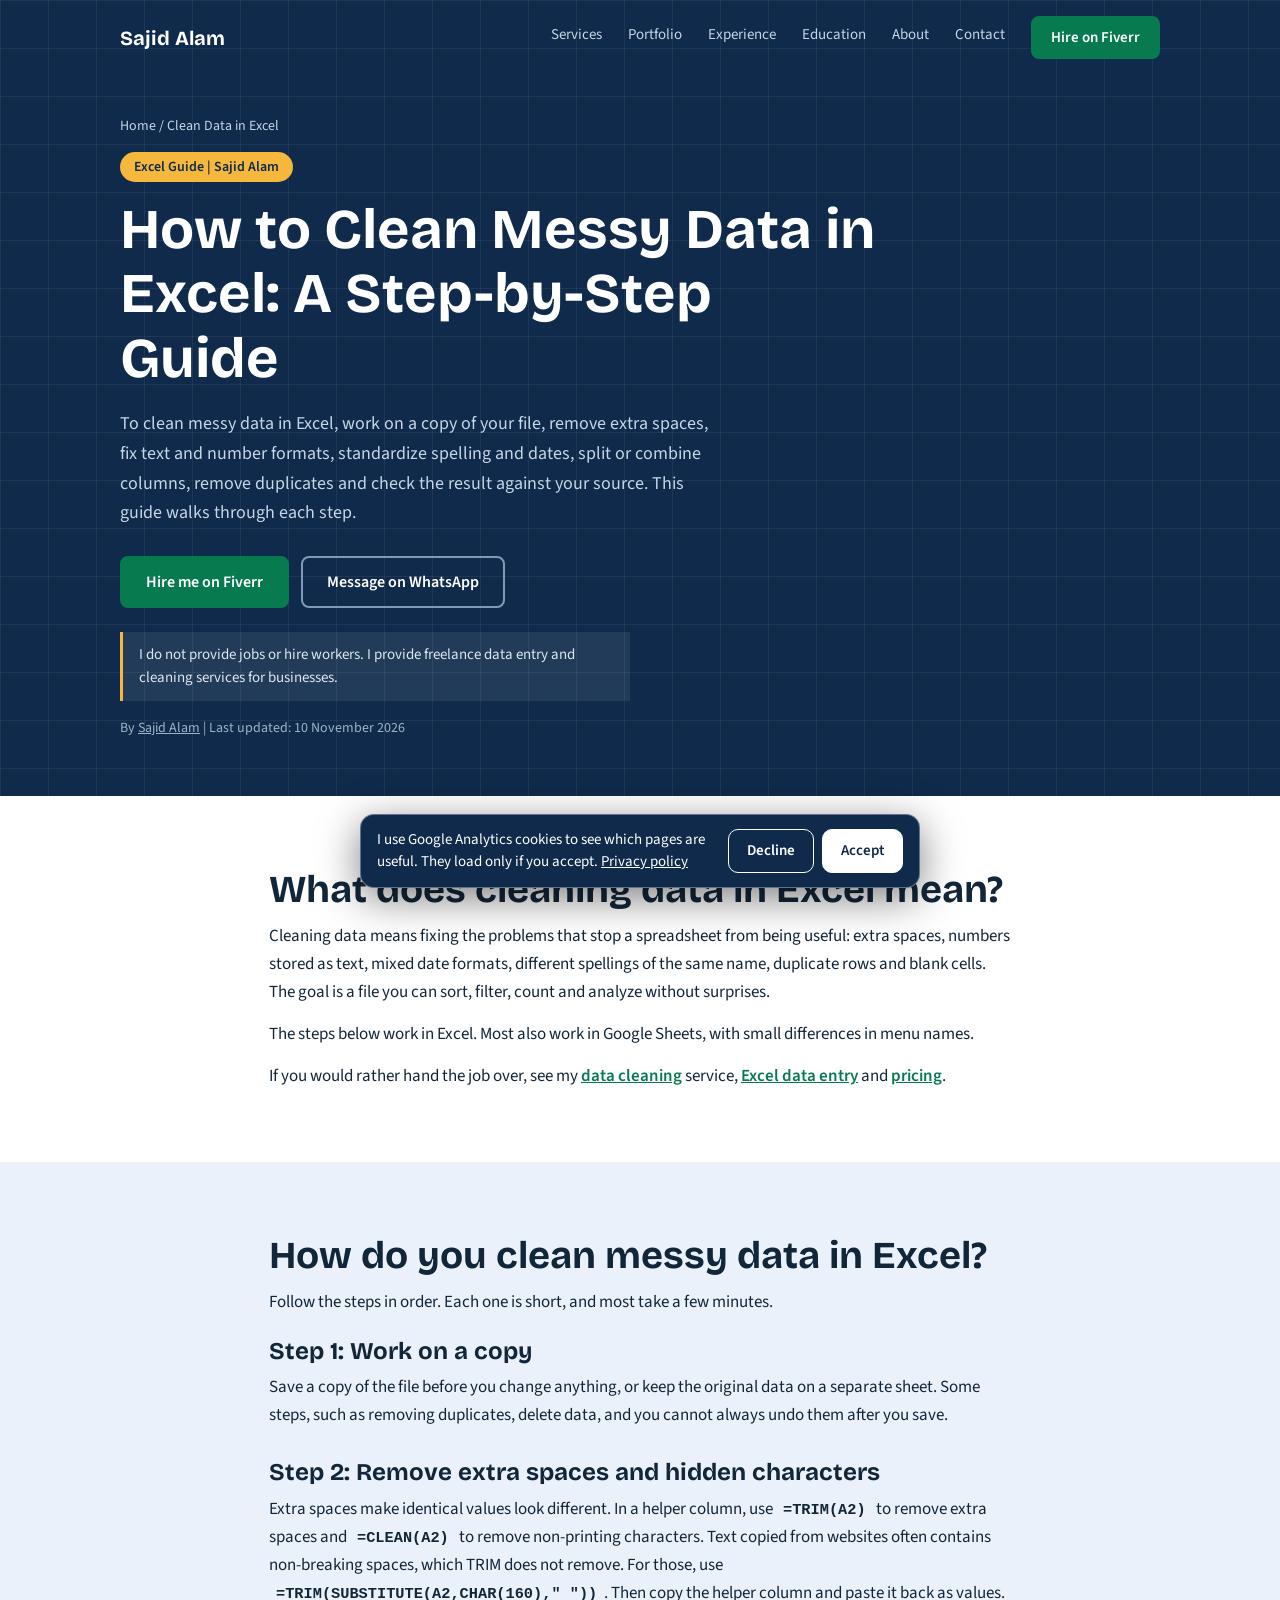
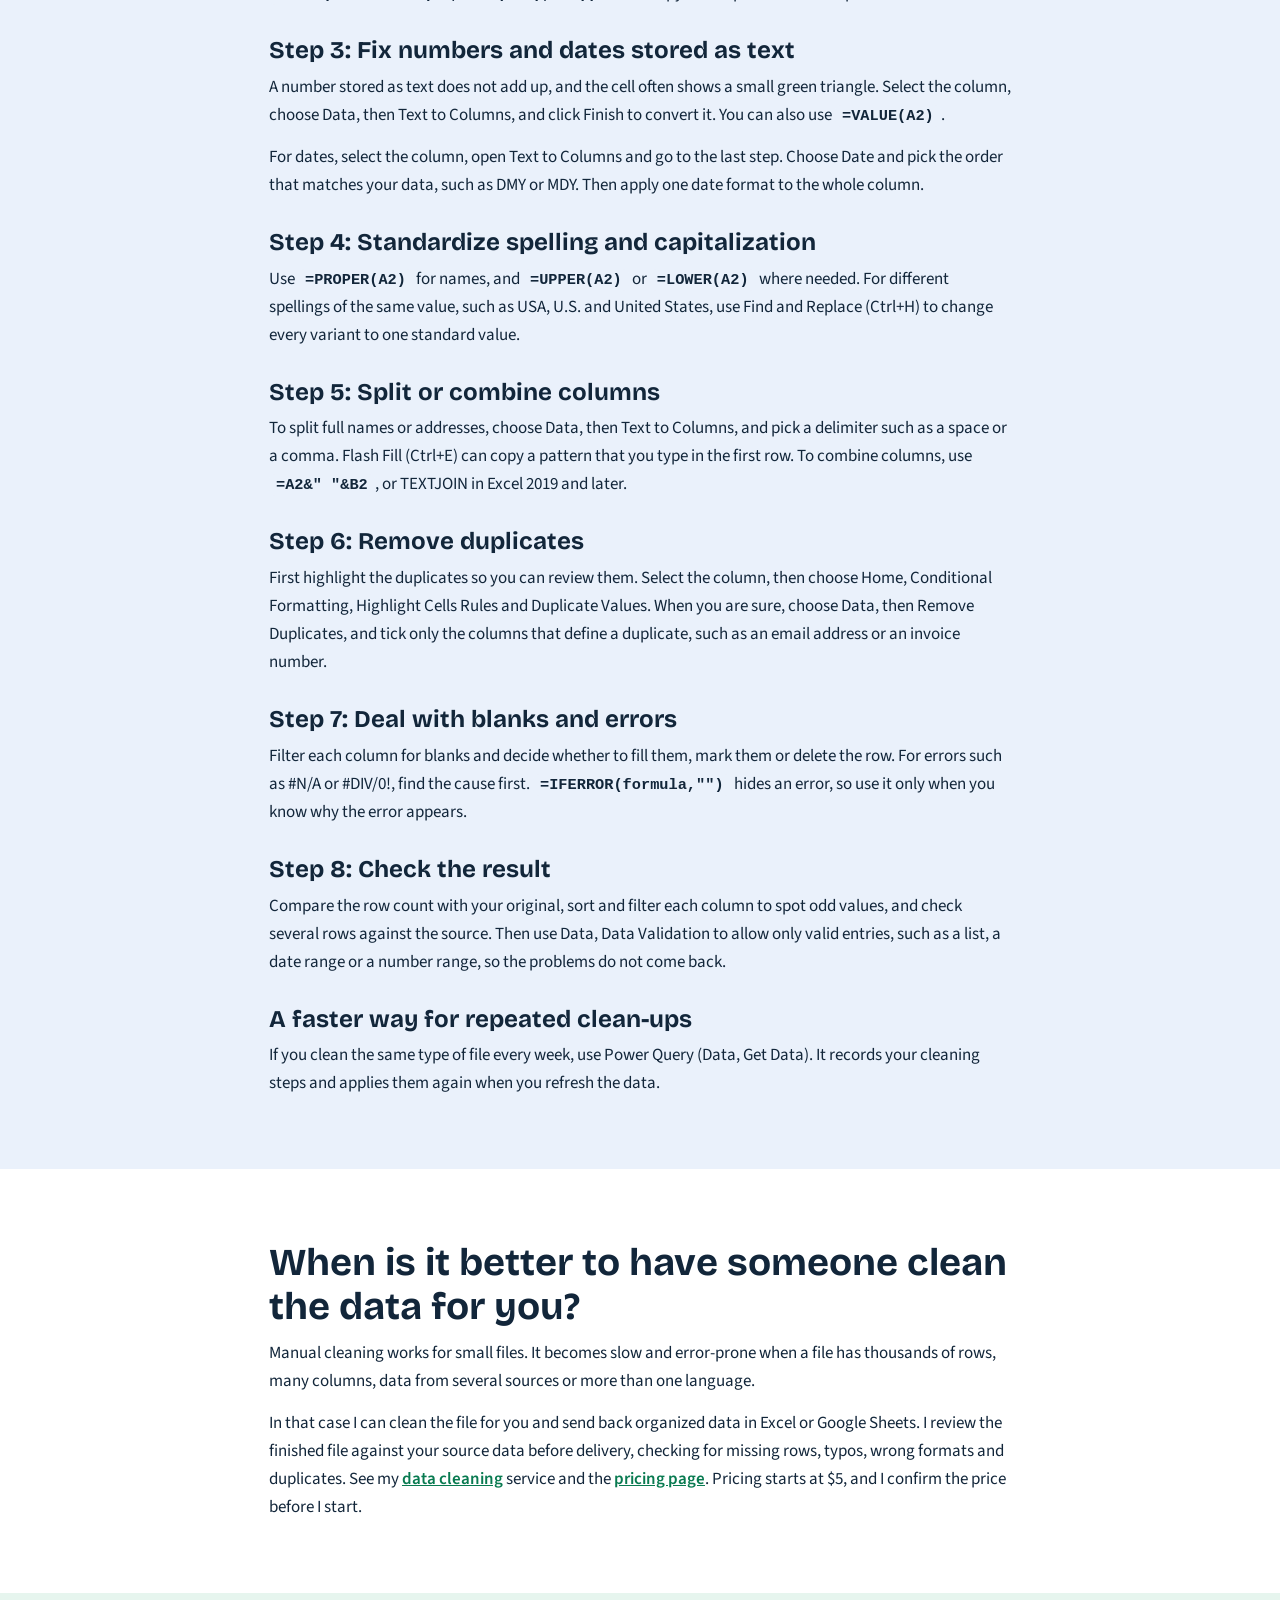
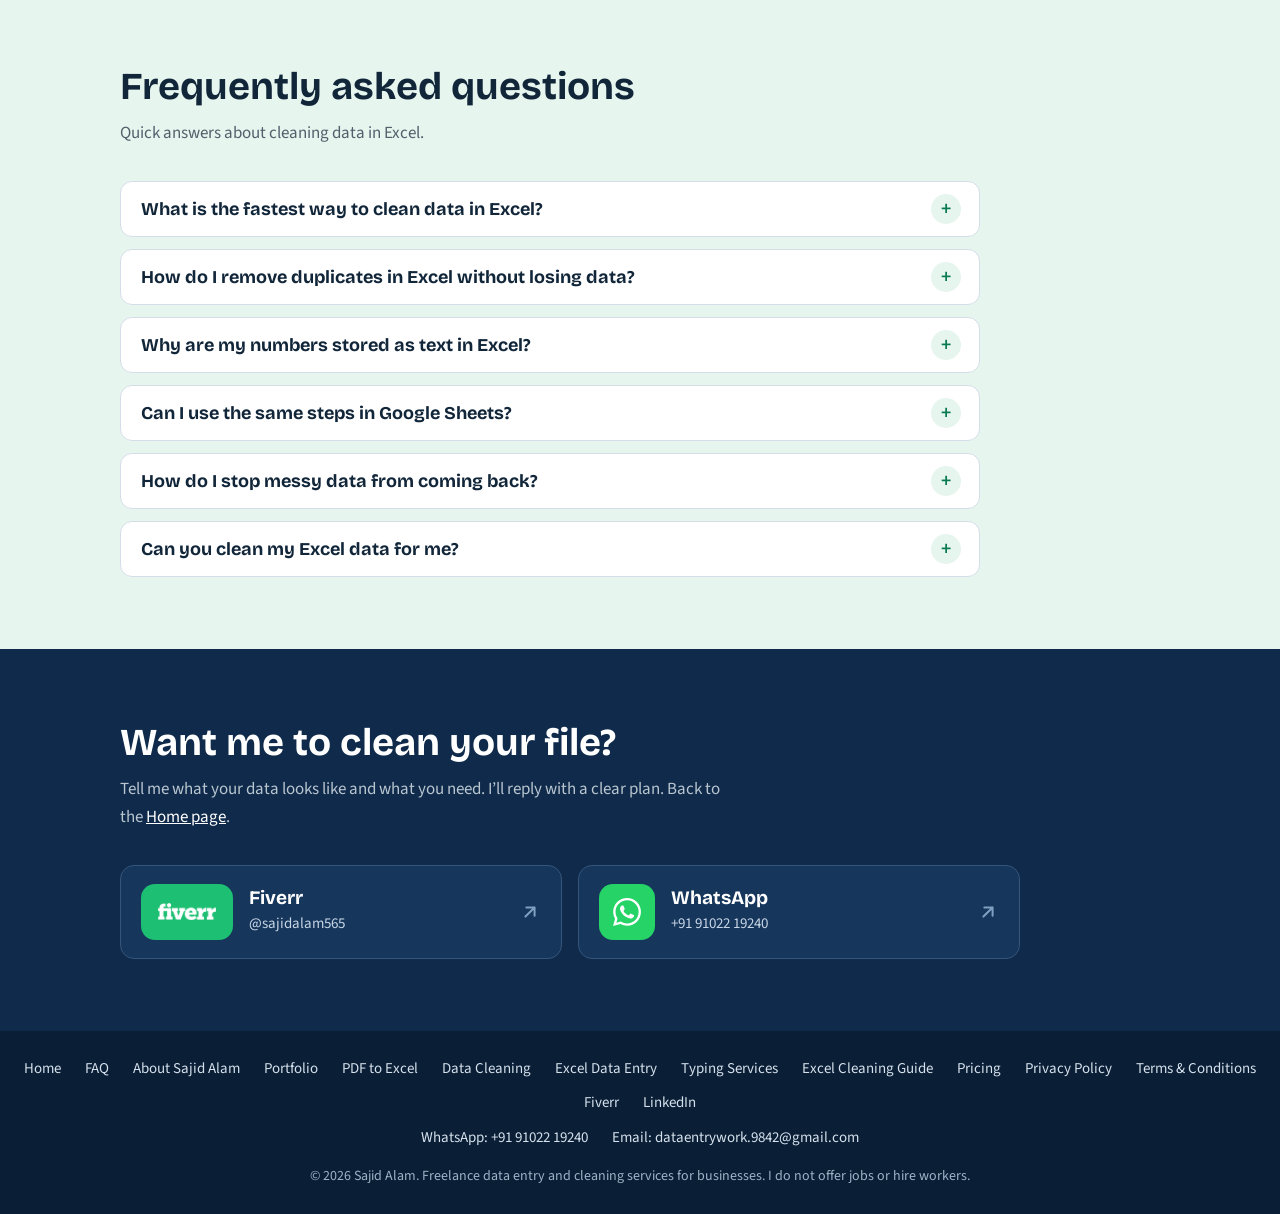
<file: how-to-clean-data-in-excel.html>
<!DOCTYPE html>
<html lang="en">
<head>
<meta charset="utf-8">
<meta name="viewport" content="width=device-width, initial-scale=1">
<title>How to Clean Messy Data in Excel: 8 Steps | Sajid Alam</title>
<meta name="description" content="Clean messy data in Excel in 8 steps: remove extra spaces, fix formats, standardize text, split columns, remove duplicates and check the result.">
<meta name="robots" content="index, follow, max-image-preview:large, max-snippet:-1">
<meta name="author" content="Sajid Alam">
<meta name="theme-color" content="#0F2A4A">
<link rel="canonical" href="https://www.dataentry.work/how-to-clean-data-in-excel">
<link rel="icon" href="/favicon.ico" sizes="48x48">
<link rel="icon" href="/favicon-48.png" type="image/png" sizes="48x48">
<link rel="icon" href="/favicon.png" type="image/png" sizes="192x192">
<link rel="apple-touch-icon" href="/apple-touch-icon.png">
<link rel="manifest" href="/manifest.webmanifest">
<meta property="og:type" content="website">
<meta property="og:site_name" content="Sajid Alam">
<meta property="og:locale" content="en_US">
<meta property="og:url" content="https://www.dataentry.work/how-to-clean-data-in-excel">
<meta property="og:title" content="How to Clean Messy Data in Excel: 8 Steps | Sajid Alam">
<meta property="og:description" content="Clean messy data in Excel in 8 steps: remove extra spaces, fix formats, standardize text, split columns, remove duplicates and check the result.">
<meta property="og:image" content="https://www.dataentry.work/preview.jpg">
<meta property="og:image:width" content="1200">
<meta property="og:image:height" content="630">
<meta property="og:image:alt" content="Sajid Alam, freelance B2B data specialist">
<meta name="twitter:card" content="summary_large_image">
<meta name="twitter:title" content="How to Clean Messy Data in Excel: 8 Steps | Sajid Alam">
<meta name="twitter:description" content="Clean messy data in Excel in 8 steps: remove extra spaces, fix formats, standardize text, split columns, remove duplicates and check the result.">
<meta name="twitter:image" content="https://www.dataentry.work/preview.jpg">
<meta name="twitter:image:alt" content="Sajid Alam, freelance B2B data specialist">
<script type="application/ld+json">{"@context":"https://schema.org","@graph":[{"@type":"WebSite","@id":"https://www.dataentry.work/#website","url":"https://www.dataentry.work/","name":"Sajid Alam","inLanguage":"en","publisher":{"@id":"https://www.dataentry.work/#person"}},{"@type":"Person","@id":"https://www.dataentry.work/#person","name":"Sajid Alam","alternateName":"Sajid Alam Data Entry","jobTitle":"Freelance B2B Data Specialist","description":"Freelance data entry and data cleaning specialist offering data entry, typing, handwriting, and Arabic calligraphy services to businesses. Level 2 seller on Fiverr.","url":"https://www.dataentry.work/","image":"https://www.dataentry.work/img/sajid-alam-freelance-data-entry-expert.webp","sameAs":["https://www.fiverr.com/sajidalam565","https://www.linkedin.com/in/sajid-alam-93083b26a"],"address":{"@type":"PostalAddress","addressCountry":"IN"},"knowsLanguage":["Hindi","English","Arabic"],"knowsAbout":["Data entry","Data cleaning","Web research","Microsoft Excel","Typing services","Handwriting services","Arabic calligraphy"],"award":"Fiverr Level 2 Seller","hasCredential":[{"@type":"EducationalOccupationalCredential","name":"B.Sc. Mathematics","credentialCategory":"degree","recognizedBy":{"@type":"CollegeOrUniversity","name":"Babasaheb Bhimrao Ambedkar Bihar University","url":"https://brabu.ac.in/"}},{"@type":"EducationalOccupationalCredential","name":"Advanced Diploma in Computer Applications (ADCA)","credentialCategory":"diploma","recognizedBy":{"@type":"Organization","name":"Indian Council of Computer Technology"}},{"@type":"EducationalOccupationalCredential","name":"Be10x AI Course","credentialCategory":"certificate"}],"alumniOf":{"@type":"CollegeOrUniversity","name":"Babasaheb Bhimrao Ambedkar Bihar University","url":"https://brabu.ac.in/"}},{"@type":"WebPage","@id":"https://www.dataentry.work/how-to-clean-data-in-excel#webpage","url":"https://www.dataentry.work/how-to-clean-data-in-excel","name":"How to Clean Messy Data in Excel: 8 Steps | Sajid Alam","description":"Clean messy data in Excel in 8 steps: remove extra spaces, fix formats, standardize text, split columns, remove duplicates and check the result.","isPartOf":{"@id":"https://www.dataentry.work/#website"},"inLanguage":"en","author":{"@id":"https://www.dataentry.work/#person"},"dateModified":"2026-11-10","breadcrumb":{"@id":"https://www.dataentry.work/how-to-clean-data-in-excel#breadcrumb"},"mainEntity":{"@id":"https://www.dataentry.work/how-to-clean-data-in-excel#article"}},{"@type":"BreadcrumbList","@id":"https://www.dataentry.work/how-to-clean-data-in-excel#breadcrumb","itemListElement":[{"@type":"ListItem","position":1,"name":"Home","item":"https://www.dataentry.work/"},{"@type":"ListItem","position":2,"name":"How to Clean Data in Excel","item":"https://www.dataentry.work/how-to-clean-data-in-excel"}]},{"@type":"Article","@id":"https://www.dataentry.work/how-to-clean-data-in-excel#article","headline":"How to Clean Messy Data in Excel: A Step-by-Step Guide","description":"Clean messy data in Excel in 8 steps: remove extra spaces, fix formats, standardize text, split columns, remove duplicates and check the result.","url":"https://www.dataentry.work/how-to-clean-data-in-excel","inLanguage":"en","author":{"@id":"https://www.dataentry.work/#person"},"publisher":{"@id":"https://www.dataentry.work/#person"},"datePublished":"2026-11-10","dateModified":"2026-11-10","image":"https://www.dataentry.work/preview.jpg","mainEntityOfPage":{"@id":"https://www.dataentry.work/how-to-clean-data-in-excel#webpage"}},{"@type":"FAQPage","@id":"https://www.dataentry.work/excel-data-entry#faq","mainEntity":[{"@type":"Question","name":"What is the fastest way to clean data in Excel?","acceptedAnswer":{"@type":"Answer","text":"For a one-time clean-up, use TRIM, Text to Columns, Find and Replace and Remove Duplicates, in that order. For files you clean regularly, Power Query saves your steps so you can repeat them with one refresh."}},{"@type":"Question","name":"How do I remove duplicates in Excel without losing data?","acceptedAnswer":{"@type":"Answer","text":"Work on a copy of the file. Highlight duplicates with Conditional Formatting first so you can review them, then use Data, Remove Duplicates and select only the columns that define a duplicate."}},{"@type":"Question","name":"Why are my numbers stored as text in Excel?","acceptedAnswer":{"@type":"Answer","text":"This often happens when data is imported or copied from a website, a PDF or another system, or when a cell has a leading apostrophe or extra spaces. Text to Columns or the VALUE function converts them back to numbers."}},{"@type":"Question","name":"Can I use the same steps in Google Sheets?","acceptedAnswer":{"@type":"Answer","text":"Most of them. TRIM, PROPER, UPPER, LOWER, Find and replace and Remove duplicates work in Google Sheets, and Split text to columns replaces Text to Columns. Flash Fill and Power Query are Excel features."}},{"@type":"Question","name":"How do I stop messy data from coming back?","acceptedAnswer":{"@type":"Answer","text":"Use Data Validation to allow only valid values, such as a drop-down list, a date range or a whole number, and keep one standard format for each column."}},{"@type":"Question","name":"Can you clean my Excel data for me?","acceptedAnswer":{"@type":"Answer","text":"Yes. I clean messy files and send back organized data in Excel or Google Sheets. Orders, payment and delivery go through Fiverr. See my data cleaning page for details."}}]}]}</script>
<link rel="preload" href="/fonts/sourcesans3-400.woff2" as="font" type="font/woff2" crossorigin>
<link rel="stylesheet" href="/css/fonts.css">
<style>
:root{--navy:#0F2A4A;--navy-d:#0A1E36;--blue:#1B4F8A;--green:#087A50;--green-d:#066241;--mint:#E6F5EE;--sky:#EAF1FB;--amber:#F5B83D;--ink:#12263A;--muted:#51606B;--line:#D5DEE8;--head:"Bricolage Grotesque","Segoe UI",system-ui,sans-serif;--body:"Source Sans 3","Segoe UI",system-ui,sans-serif}
*{box-sizing:border-box;margin:0}
html{scroll-behavior:smooth}
body{font:400 17px/1.65 var(--body);color:var(--ink);background:#fff}
a{color:inherit}
:focus-visible{outline:3px solid var(--green);outline-offset:3px}
.top :focus-visible,.contact :focus-visible{outline-color:var(--amber)}
.wrap{max-width:1080px;margin:0 auto;padding:0 20px}
h1,h2,h3{font-family:var(--head);line-height:1.15;font-weight:700}
.top{background-color:var(--navy);background-image:linear-gradient(rgba(255,255,255,.06) 1px,transparent 1px),linear-gradient(90deg,rgba(255,255,255,.06) 1px,transparent 1px);background-size:48px 48px;color:#fff;overflow:hidden}
header .wrap{display:flex;justify-content:space-between;align-items:center;padding-top:16px;padding-bottom:16px}
.brand{font:700 20px var(--head);text-decoration:none}
nav{display:flex;align-items:center;gap:26px;font-size:15px}
nav a{text-decoration:none;color:#C7D6E6}
nav a:hover{color:#fff}
nav .btn{color:#fff;padding:9px 18px;font-size:15px}
.hero{position:relative;--pw:clamp(340px,34vw,540px);min-height:calc(var(--pw)*1.244 + 24px)}
.hero .wrap{padding-top:40px;padding-bottom:0}
.hero-text{max-width:min(600px,calc(100% - var(--pw) + 40px));padding-bottom:64px}
.chip{display:inline-block;background:var(--amber);color:var(--navy);font:600 14px var(--body);padding:5px 14px;border-radius:999px;margin-bottom:16px}
h1{font-size:clamp(34px,5.2vw,56px);margin-bottom:18px}
.lead{max-width:33em;color:#C7D6E6;font-size:18px;margin-bottom:28px}
.btns{display:flex;flex-wrap:wrap;gap:12px}
.btn{display:inline-block;padding:13px 24px;border-radius:8px;font:600 16px var(--body);text-decoration:none;border:2px solid var(--green);background:var(--green);color:#fff}
.btn:hover{background:var(--green-d);border-color:var(--green-d)}
.btn.o{background:transparent;border-color:#7F9AB6}
.btn.o:hover{background:rgba(255,255,255,.1);border-color:#fff}
.portrait{position:absolute;right:0;bottom:0;width:var(--pw)}
.disc{position:absolute;left:50%;bottom:-14%;width:96%;aspect-ratio:1;transform:translateX(-50%);border-radius:50%;background:var(--blue);box-shadow:0 0 0 14px rgba(27,79,138,.35)}
.portrait img{position:relative;display:block;width:100%;height:auto}
.badge{position:absolute;z-index:2;background:#fff;color:var(--ink);border-radius:10px;padding:10px 16px;box-shadow:0 8px 24px rgba(5,20,40,.35);line-height:1.25}
.badge b{display:block;font:700 22px var(--head)}
.badge span{font-size:14px;color:var(--muted)}
.badge .star{color:var(--amber)}
.b1{top:14%;left:-6%}
.b2{bottom:20%;right:4%}
section{padding:72px 0}
h2{font-size:clamp(27px,4vw,38px);margin-bottom:10px}
.sub{color:var(--muted);max-width:36em;margin-bottom:34px}
.services{background:var(--sky)}
.cards{display:grid;grid-template-columns:repeat(2,1fr);gap:18px}
.card{background:#fff;border:1px solid var(--line);border-radius:12px;padding:26px;display:flex;flex-direction:column;gap:8px}
.card h3{font-size:21px}
.card p{color:var(--muted);flex:1}
.card a{font-weight:600;color:var(--green);text-decoration:none;margin-top:6px}
.card a:hover{text-decoration:underline}
.ic{width:52px;height:52px;border-radius:12px;display:grid;place-items:center;color:#fff;margin-bottom:6px}
.ic svg{width:26px;height:26px;fill:none;stroke:currentColor;stroke-width:2;stroke-linecap:round;stroke-linejoin:round}
.ic.a{background:var(--blue)}.ic.b{background:var(--green)}.ic.c{background:var(--amber);color:var(--navy)}.ic.d{background:var(--navy)}
.ic.d{font:700 22px var(--body)}
.skills{display:flex;flex-wrap:wrap;gap:8px;margin-top:28px}
.skills span{background:#fff;border:1px solid var(--line);color:var(--blue);padding:6px 14px;border-radius:999px;font-size:15px;font-weight:600}
.how{background:#fff}
.steps{display:grid;grid-template-columns:repeat(3,1fr);gap:18px}
.step{border-top:4px solid var(--green);padding-top:18px}
.step i{display:grid;place-items:center;width:38px;height:38px;border-radius:50%;background:var(--green);color:#fff;font:700 18px var(--head);font-style:normal;margin-bottom:12px}
.step h3{font-size:20px;margin-bottom:6px}
.step p{color:var(--muted)}
.about{background:var(--sky)}
.about .wrap{display:grid;grid-template-columns:1.1fr .9fr;gap:48px}
.about p+p{margin-top:14px}
.about a{color:var(--green);font-weight:600}
.info{background:#fff;border-radius:12px;border-top:5px solid var(--green);padding:24px;display:grid;grid-template-columns:auto 1fr;gap:12px 20px;align-self:start}
.info dt{color:var(--muted)}
.info dd{font-weight:600}
.contact{background:var(--navy);color:#fff}
.contact .sub{color:#B9C6D0}
.rows{display:grid;gap:12px;max-width:640px}
.row{display:flex;justify-content:space-between;align-items:center;gap:16px;padding:16px 20px;border:1px solid #35557A;border-radius:10px;text-decoration:none;background:#16365C}
.row:hover{border-color:var(--amber)}
.row b{font:600 17px var(--body)}
.row span{color:#C7D6E6;font-size:15px;overflow-wrap:anywhere;text-align:right}
.row.wa{background:var(--green);border-color:var(--green)}
.row.wa:hover{background:var(--green-d)}
.row.wa span{color:#fff}
footer{background:var(--navy-d);color:#9FB2C6;padding:26px 0;font-size:14px;text-align:center}
footer nav{justify-content:center;flex-wrap:wrap;gap:6px 0}
footer nav+nav{margin-top:6px}
footer a{color:#D5E1EC;margin:0 12px;text-decoration:none}
footer a:hover{text-decoration:underline}
footer p{margin-top:10px}
.note{display:flex;gap:10px;margin-top:24px;max-width:34em;padding:12px 16px;border-left:3px solid var(--amber);background:rgba(255,255,255,.08);font-size:15px;color:#DCE7F2;line-height:1.5}
.band{background:#fff;border-bottom:1px solid var(--line)}
.band .wrap{display:flex;align-items:center;justify-content:space-between;gap:24px;padding-top:24px;padding-bottom:24px}
.band b.t{font:700 20px var(--head)}
.band p{color:var(--muted)}
.gc-a{--c:var(--blue);--g:rgba(27,79,138,.5)}.gc-b{--c:var(--green);--g:rgba(11,138,91,.5)}.gc-c{--c:#F5B83D;--g:rgba(245,184,61,.6);--t:var(--navy)}.gc-d{--c:var(--navy);--g:rgba(15,42,74,.45)}
.gig{display:inline-flex;align-self:flex-start;transform:skewX(-14deg);border-radius:4px;overflow:hidden;text-decoration:none;box-shadow:0 6px 18px var(--g);transition:box-shadow .25s,transform .25s;animation:glow 3s ease-in-out infinite}
.gig .gi{display:grid;place-items:center;width:46px;background:#fff;color:var(--c)}
.gig .gt{background:var(--c);color:var(--t,#fff);padding:11px 22px;font-size:15px;font-weight:600}
.gig svg{width:20px;height:20px;fill:none;stroke:currentColor;stroke-width:2.4;stroke-linecap:round;stroke-linejoin:round;transform:skewX(14deg)}
.gig b{display:inline-block;transform:skewX(14deg);font-weight:600;white-space:nowrap}
.gig:hover{transform:skewX(-14deg) translateY(-2px);box-shadow:0 10px 30px var(--g),0 0 20px var(--g)}
.card a.gig:hover,.card a.gig{text-decoration:none;color:var(--t,#fff)}
.gc-c .gi{color:var(--navy)}
.gig.big .gi{width:58px}.gig.big .gt{padding:16px 30px;font-size:17px}
@keyframes glow{50%{box-shadow:0 6px 30px var(--g),0 0 16px var(--g)}}
.work{display:flex;align-items:center;justify-content:space-between;gap:24px;margin-top:34px;background:var(--navy);color:#fff;border-radius:12px;padding:28px 34px}
.work h3{font-size:23px;margin-bottom:4px}.work p{color:#C7D6E6}
.exp{background:#fff}
.job{display:flex;gap:20px;align-items:center;background:var(--sky);border:1px solid var(--line);border-radius:12px;padding:24px;max-width:720px}
.logo{flex:none;width:58px;height:58px;border-radius:12px;background:var(--navy);color:#fff;display:grid;place-items:center;font:700 22px var(--head)}
.job h3{font-size:21px}.job span{color:var(--muted)}.job a{color:var(--green);font-weight:600}
@media(max-width:800px){
nav a:not(.btn){display:none}
.hero{min-height:0}
.hero .wrap{padding-top:28px}
.hero-text{max-width:none;padding-bottom:0}
.portrait{position:relative;width:min(82%,340px);margin:24px 0 0 auto}
.b1{left:-2%}.b2{right:2%}
.band .wrap,.work{flex-direction:column;align-items:flex-start}
.work{padding:24px}
.job{align-items:flex-start}
.cards,.steps,.about .wrap{grid-template-columns:1fr}
section{padding:52px 0}
.row{flex-direction:column;align-items:flex-start;gap:2px}
.row span{text-align:left}
}
@media(prefers-reduced-motion:reduce){html{scroll-behavior:auto}*,*::before,*::after{animation:none!important;transition:none!important}}

:root{--fiv:url("[data-uri]")}
.fiv{display:inline-block;width:72px;aspect-ratio:499/146;background:currentColor;-webkit-mask:var(--fiv) center/contain no-repeat;mask:var(--fiv) center/contain no-repeat}
.shead{display:flex;justify-content:space-between;align-items:center;gap:28px}
.start5{flex:none;width:150px;cursor:default}
.start5 svg{display:block;width:100%;height:auto;font-family:var(--head);animation:blink 2.8s ease-in-out infinite;transition:transform .3s}
.start5:hover svg{animation-play-state:paused;transform:rotate(-6deg) scale(1.06)}
@keyframes blink{0%,100%{opacity:1;transform:scale(1);filter:drop-shadow(0 6px 14px rgba(245,184,61,.3))}50%{opacity:.85;transform:scale(1.035);filter:drop-shadow(0 8px 28px rgba(245,184,61,.85))}}
.exps,.edus{display:grid;gap:18px}
.exps{grid-template-columns:repeat(2,1fr)}
.edus{grid-template-columns:repeat(3,1fr)}
.exps .job{max-width:none}
.lt{flex:none;width:116px;height:76px;border-radius:12px;background:#fff;border:1px solid var(--line);display:grid;place-items:center}
.lt img{width:94px;height:auto;display:block}
.lt .fiv{width:84px;color:#1DBF73}
.job h3{margin-bottom:2px}
.job>div:last-child{min-width:0;overflow-wrap:anywhere}
.dur{display:inline-block;margin:4px 0 8px;background:var(--mint);color:#064a31;font:600 14px var(--body);font-style:normal;padding:3px 12px;border-radius:999px}
.job .dur{background:#fff}
.edu-s{background:var(--mint)}
.edu{background:#fff;border:1px solid var(--line);border-radius:12px;padding:26px;display:flex;flex-direction:column;gap:6px}
.edu h3{font-size:20px}.edu p{color:var(--muted);flex:1}
.edu .dur{align-self:flex-start;background:var(--sky);color:var(--blue);margin-top:8px}
.ctg{display:grid;grid-template-columns:repeat(2,1fr);gap:16px;max-width:900px}
.ct{display:flex;align-items:center;gap:16px;padding:18px 20px;border:1px solid #35557A;border-radius:14px;background:#16365C;text-decoration:none;color:#fff;transition:transform .3s,box-shadow .3s,border-color .3s}
.ti{flex:none;width:56px;height:56px;border-radius:14px;display:grid;place-items:center;color:#fff;transition:transform .3s}
.ti svg{width:28px;height:28px;fill:currentColor}
.ti .fiv{width:58px;color:#fff}
.t-fiv{width:92px;background:#1DBF73}.t-wa{background:#25D366}.t-in{background:#0A66C2}
.t-em{background:var(--amber);color:var(--navy)}.t-em svg{fill:none}
.tx{flex:1;min-width:0}.tx b{display:block;font:700 19px var(--head)}.tx span{color:#C7D6E6;font-size:15px;overflow-wrap:anywhere}
.go{flex:none;width:22px;height:22px;color:#7FA0C0;transition:transform .3s,color .3s}.go svg{width:22px;height:22px}
.ct:hover{transform:translateY(-4px);border-color:var(--amber);box-shadow:0 12px 30px rgba(0,0,0,.35);--fxc:rgba(255,255,255,.10)}
.ct:hover .ti{transform:scale(1.08) rotate(-4deg)}
.ct:hover .go{transform:translate(3px,-3px);color:var(--amber)}
.lv2{background:#fff}
.lv2w{display:grid;grid-template-columns:.9fr 1.1fr;gap:48px;align-items:center}
.lv2img{position:relative;max-width:440px;justify-self:center;transition:transform .4s}
.lv2img:hover{transform:scale(1.04)}
.lv2img::before{content:"";position:absolute;inset:8% 4% 4%;border-radius:50%;background:var(--mint)}
.lv2img img{position:relative;display:block;width:100%;height:auto;animation:float 5s ease-in-out infinite}
@keyframes float{50%{transform:translateY(-10px)}}
.btn{transition:transform .25s,box-shadow .25s,background .25s,border-color .25s}
.btn:hover{transform:translateY(-2px);box-shadow:0 8px 22px rgba(11,138,91,.4)}
.btn.o:hover{box-shadow:0 8px 22px rgba(255,255,255,.15)}
nav a:not(.btn){background:linear-gradient(currentColor,currentColor) left bottom/0 2px no-repeat;padding-bottom:4px;transition:background-size .3s,color .2s}
nav a:not(.btn):hover{background-size:100% 2px}
.brand,footer a,.about a,.job a{transition:color .2s}
.brand:hover{color:var(--amber)}
.card,.edu,.job{transition:transform .3s,box-shadow .3s,border-color .3s}
.card:hover,.edu:hover,.job:hover{transform:translateY(-6px);box-shadow:0 16px 34px rgba(15,42,74,.14);border-color:var(--green)}
.card:hover,.edu:hover,.job:hover,.ct:hover{background-image:radial-gradient(circle 180px at var(--mx,50%) var(--my,50%),var(--fxc,rgba(11,138,91,.10)),transparent)}
.ic{transition:transform .3s}.card:hover .ic,.edu:hover .ic{transform:rotate(-6deg) scale(1.1)}
.step{transition:transform .3s}.step:hover{transform:translateY(-4px)}
.step i{transition:transform .3s}.step:hover i{transform:scale(1.15)}
.skills span{transition:transform .2s,background .2s,border-color .2s}.skills span:hover{transform:translateY(-3px);background:var(--mint);border-color:var(--green)}
.badge{transition:transform .3s}.badge:hover{transform:translateY(-4px) scale(1.04)}
.work{transition:box-shadow .3s}.work:hover{box-shadow:0 14px 34px rgba(15,42,74,.35)}
@media(max-width:800px){
.shead{flex-direction:column;align-items:flex-start;gap:0}
.start5{width:120px;margin:0 0 20px}
.exps,.edus,.ctg,.lv2w{grid-template-columns:1fr}
.lt{width:84px;height:64px}.lt img{width:70px}.lt .fiv{width:66px}.job{padding:18px;gap:14px}
.lv2w{gap:28px}.lv2t{text-align:center}.lv2t .sub{margin-left:auto;margin-right:auto}
}
@media(max-width:480px){.go{display:none}.tx span{font-size:14px}.ct{padding:16px}}

.stats{background:var(--green);color:#fff}
.stats .wrap{max-width:none;padding:0 clamp(12px,3vw,48px);display:grid;grid-template-columns:repeat(2,1fr)}
.stats .wrap>div{padding:28px 12px;text-align:center;border-right:1px solid rgba(255,255,255,.28);transition:background .3s}
.stats .wrap>div:last-child{border-right:0}
.stats .wrap>div:hover{background:rgba(255,255,255,.1)}
.si{display:grid;place-items:center;width:46px;height:46px;margin:0 auto 10px;border-radius:50%;background:rgba(255,255,255,.18);transition:transform .3s}
.stats .wrap>div:hover .si{transform:scale(1.12)}
.si svg{width:22px;height:22px;fill:none;stroke:#fff;stroke-width:2;stroke-linecap:round;stroke-linejoin:round}
.stats b{display:block;font:700 28px/1.2 var(--head)}
.stats span{font-size:15px}
.badge{text-align:center;padding:12px 24px;min-width:136px;border-bottom:3px solid var(--green)}
@media(max-width:800px){.stats .wrap{grid-template-columns:repeat(2,1fr)}.stats .wrap>div:nth-child(2){border-right:0}.badge{min-width:0;padding:10px 18px}.stats b{font-size:21px}.gig.big .gi{width:46px}.gig.big .gt{padding:14px 16px;font-size:15px}}
.about .wrap>*{min-width:0}
.info{grid-template-columns:auto minmax(0,1fr)}.info dd{overflow-wrap:anywhere}

.top{position:relative}
.top>header,.top>.hero{position:relative;z-index:1}
.stars{position:absolute;inset:0;overflow:hidden;pointer-events:none}
.stars i{--run:480px;position:absolute;left:var(--x);top:var(--y);width:var(--len);height:2px;border-radius:2px;background:linear-gradient(90deg,rgba(255,255,255,0),rgba(255,255,255,.85));opacity:0;animation:shoot var(--d) linear var(--delay) infinite}
.stars i::after{content:"";position:absolute;right:-2px;top:-2px;width:6px;height:6px;border-radius:50%;background:#fff;box-shadow:0 0 8px 3px rgba(255,255,255,.7),0 0 18px 6px rgba(160,200,255,.35)}
@keyframes shoot{0%{opacity:0;transform:rotate(142deg) translateX(0)}1.5%{opacity:1}9%{opacity:1}12.5%,100%{opacity:0;transform:rotate(142deg) translateX(var(--run))}}

.rvw{margin-top:60px;background:var(--mint);border-radius:22px;padding:44px 24px 34px}
.rvh{text-align:center;font-size:clamp(25px,3.6vw,34px);margin-bottom:6px}
.rsub{text-align:center;color:var(--muted);margin-bottom:28px}
.rcar{max-width:780px;margin:0 auto}
.rtrack{display:grid;align-items:center;justify-items:center}
.rs{grid-area:1/1;width:100%;position:relative;overflow:hidden;border-radius:16px;background:#fff;box-shadow:0 18px 44px rgba(15,42,74,.16),0 2px 6px rgba(15,42,74,.08);opacity:0;visibility:hidden;pointer-events:none;transform:translateY(34px) scale(.94);transition:opacity .6s,transform .8s cubic-bezier(.2,.7,.2,1),visibility 0s .8s;cursor:zoom-in}
.rs.on{opacity:1;visibility:visible;pointer-events:auto;transform:none;transition-delay:0s}
.rs.out{opacity:0;transform:translateY(-26px) scale(.97);visibility:visible}
.rs img{display:block;width:100%;height:auto}
.rs::after{content:"";position:absolute;inset:0;background:linear-gradient(105deg,transparent 38%,rgba(255,255,255,.7) 50%,transparent 62%);transform:translateX(-130%);pointer-events:none}
.rs.on::after{animation:shine 1.2s .35s ease-out forwards}
@keyframes shine{to{transform:translateX(130%)}}
.rbar{height:4px;background:rgba(11,138,91,.18);border-radius:4px;overflow:hidden;margin-top:22px}
.rbar i{display:block;height:100%;background:var(--green);transform-origin:left;transform:scaleX(0);animation:rfill 5s linear forwards}
@keyframes rfill{to{transform:scaleX(1)}}
.rctl{display:flex;align-items:center;justify-content:center;gap:16px;margin-top:18px}
.rbtn{width:44px;height:44px;border-radius:50%;border:2px solid var(--green);background:#fff;color:var(--green);display:grid;place-items:center;cursor:pointer;transition:background .25s,color .25s,transform .25s,box-shadow .25s}
.rbtn:hover{background:var(--green);color:#fff;transform:translateY(-2px);box-shadow:0 8px 18px rgba(11,138,91,.35)}
.rbtn svg{width:20px;height:20px;fill:none;stroke:currentColor;stroke-width:2.4;stroke-linecap:round;stroke-linejoin:round}
.rpp .il,.rpp.paused .ip{display:none}.rpp.paused .il{display:block}
.rcount{min-width:64px;text-align:center;font:600 16px var(--body);color:var(--navy)}
.rhint{display:none;text-align:center;font-size:14px;color:var(--muted);margin-top:12px}
.rz{position:fixed;inset:0;z-index:100;background:rgba(6,16,30,.92);display:none;overflow:auto;padding:56px 12px 24px}
.rz.on{display:block}
.rz img{display:block;margin:0 auto;width:min(760px,96vw);height:auto;border-radius:10px;background:#fff}
.rz button{position:fixed;top:12px;right:12px;width:44px;height:44px;border-radius:50%;border:0;background:rgba(255,255,255,.18);color:#fff;font-size:26px;cursor:pointer}
@media(max-width:600px){.rvw{padding:30px 12px 24px;border-radius:16px}.rhint{display:block}.rz img{width:720px;max-width:none}}
@media(max-width:800px){.stars i{--run:300px;width:90px}}

.skip{position:absolute;left:-999px;top:8px;background:#fff;color:var(--navy);padding:8px 14px;border-radius:6px;z-index:200;font-weight:600}.skip:focus{left:8px}
.sr{position:absolute;width:1px;height:1px;overflow:hidden;clip:rect(0 0 0 0);white-space:nowrap}
h1 .chip{display:block;width:max-content;max-width:100%}
.faq{background:var(--mint)}
.fl{max-width:860px;display:grid;gap:12px}
.fq{background:#fff;border:1px solid var(--line);border-radius:12px;transition:box-shadow .3s,border-color .3s}
.fq:hover{border-color:var(--green);box-shadow:0 8px 22px rgba(15,42,74,.08)}
.fq summary{list-style:none;cursor:pointer;padding:16px 60px 16px 20px;font:700 18px var(--head);position:relative}
.fq summary::-webkit-details-marker{display:none}
.fq summary::after{content:"+";position:absolute;right:18px;top:50%;width:30px;height:30px;margin-top:-15px;border-radius:50%;background:var(--mint);color:var(--green);display:grid;place-items:center;font:700 20px var(--body);transition:transform .3s,background .3s,color .3s}
.fq[open] summary::after{content:"\2212";transform:rotate(180deg);background:var(--green);color:#fff}
.fq .fa{padding:0 20px 18px;color:var(--muted)}
.fq[open] .fa{animation:faqin .35s ease-out}
@keyframes faqin{from{opacity:0;transform:translateY(-6px)}}
@media(max-width:480px){.cards{grid-template-columns:minmax(0,1fr)}.card .gig{max-width:100%}.card .gig b{white-space:normal;line-height:1.25}.card .gig .gt{padding:10px 14px;font-size:14px}}

/* page-specific additions (inner page, no portrait hero) */
.pg .hero{min-height:0}
.pg .hero-text{max-width:760px;padding-bottom:56px}
.crumb{font-size:14px;color:#C7D6E6;margin-bottom:14px}
.crumb a{text-decoration:none;color:#C7D6E6}.crumb a:hover{color:#fff;text-decoration:underline}
.upd{margin-top:16px;font-size:14px;color:#9FB2C6}
.prose{max-width:46em}.prose p+p{margin-top:14px}
.prose a{color:var(--green);font-weight:600}
.tw{overflow-x:auto;border:1px solid var(--line);border-radius:12px;background:#fff}
.tw table{width:100%;border-collapse:collapse;min-width:560px}
.guide h3{font-size:clamp(20px,2.6vw,24px);margin:30px 0 8px}.guide h3:first-of-type{margin-top:22px}.guide code{background:var(--sky);color:var(--ink);padding:2px 7px;border-radius:6px;font:600 .9em ui-monospace,SFMono-Regular,Menlo,Consolas,monospace;overflow-wrap:anywhere}
.rex{max-width:780px;margin:24px 0 0}
.rex ul{list-style:none;padding:0;display:grid;gap:14px}
.rex li{background:#fff;border:1px solid var(--line);border-left:4px solid var(--green);border-radius:10px;padding:18px 22px}
.rex blockquote{margin:0}
.rex blockquote p{color:var(--ink)}
.rex .rby{margin-top:8px;font-size:15px;font-weight:600;color:var(--muted)}
.rex .rall{margin-top:18px}
.rex .rall a{color:var(--green);font-weight:600}
.tw th,.tw td{text-align:left;padding:14px 18px;border-bottom:1px solid var(--line);vertical-align:top}
.tw th{background:var(--navy);color:#fff;font:700 16px var(--head)}
.tw tr:last-child td{border-bottom:0}
.tw td:first-child{font-weight:600}
.tnote{margin-top:14px;color:var(--muted);font-size:15px}
</style>
<link rel="stylesheet" href="/css/consent.css">
</head>
<body class="pg">
<a class="skip" href="#main">Skip to content</a>
<div class="top">
<div class="stars" aria-hidden="true"><i style="--x:78%;--y:5%;--d:11s;--delay:1s;--len:130px"></i><i style="--x:92%;--y:24%;--d:14s;--delay:5s;--len:110px"></i><i style="--x:62%;--y:2%;--d:9s;--delay:8s;--len:150px"></i><i style="--x:46%;--y:12%;--d:16s;--delay:3s;--len:100px"></i><i style="--x:97%;--y:42%;--d:13s;--delay:10s;--len:120px"></i><i style="--x:30%;--y:4%;--d:18s;--delay:13s;--len:90px"></i></div>
<header>
<div class="wrap">
<a class="brand" href="/">Sajid Alam</a>
<nav aria-label="Main"><a href="/#services">Services</a><a href="/portfolio">Portfolio</a><a href="/#experience">Experience</a><a href="/#education">Education</a><a href="/#about">About</a><a href="/#contact">Contact</a><a data-track="fiverr" class="btn" href="https://www.fiverr.com/sajidalam565" rel="me">Hire on Fiverr</a></nav>
</div>
</header>
<div id="top" class="hero">
<div class="wrap">
<div class="hero-text">
<p class="crumb"><a href="/">Home</a> / Clean Data in Excel</p>
<span class="chip">Excel Guide | Sajid Alam</span>
<h1>How to Clean Messy Data in Excel: A Step-by-Step Guide</h1>
<p class="lead">To clean messy data in Excel, work on a copy of your file, remove extra spaces, fix text and number formats, standardize spelling and dates, split or combine columns, remove duplicates and check the result against your source. This guide walks through each step.</p>
<div class="btns">
<a data-track="fiverr" class="btn" href="https://www.fiverr.com/sajidalam565" rel="me">Hire me on Fiverr</a>
<a data-track="whatsapp" class="btn o" href="https://wa.me/919102219240?text=Hi%20Sajid%2C%20I%20found%20your%20website%20and%20need%20help%20cleaning%20my%20data.">Message on WhatsApp</a>
</div>
<p class="note"><span>I do not provide jobs or hire workers. I provide freelance data entry and cleaning services for businesses.</span></p>
<p class="upd">By <a href="/#about" rel="author" style="color:inherit">Sajid Alam</a> | Last updated: <time datetime="2026-11-10">10 November 2026</time></p>
</div>
</div>
</div>
</div>

<main id="main">

<section id="what" class="exp">
<div class="wrap prose">
<h2>What does cleaning data in Excel mean?</h2>
<p>Cleaning data means fixing the problems that stop a spreadsheet from being useful: extra spaces, numbers stored as text, mixed date formats, different spellings of the same name, duplicate rows and blank cells. The goal is a file you can sort, filter, count and analyze without surprises.</p>
<p>The steps below work in Excel. Most also work in Google Sheets, with small differences in menu names.</p>
<p>If you would rather hand the job over, see my <a href="/data-cleaning">data cleaning</a> service, <a href="/excel-data-entry">Excel data entry</a> and <a href="/pricing">pricing</a>.</p>
</div>
</section>

<section id="steps" class="services">
<div class="wrap prose guide">
<h2>How do you clean messy data in Excel?</h2>
<p>Follow the steps in order. Each one is short, and most take a few minutes.</p>

<h3>Step 1: Work on a copy</h3>
<p>Save a copy of the file before you change anything, or keep the original data on a separate sheet. Some steps, such as removing duplicates, delete data, and you cannot always undo them after you save.</p>

<h3>Step 2: Remove extra spaces and hidden characters</h3>
<p>Extra spaces make identical values look different. In a helper column, use <code>=TRIM(A2)</code> to remove extra spaces and <code>=CLEAN(A2)</code> to remove non-printing characters. Text copied from websites often contains non-breaking spaces, which TRIM does not remove. For those, use <code>=TRIM(SUBSTITUTE(A2,CHAR(160)," "))</code>. Then copy the helper column and paste it back as values.</p>

<h3>Step 3: Fix numbers and dates stored as text</h3>
<p>A number stored as text does not add up, and the cell often shows a small green triangle. Select the column, choose Data, then Text to Columns, and click Finish to convert it. You can also use <code>=VALUE(A2)</code>.</p>
<p>For dates, select the column, open Text to Columns and go to the last step. Choose Date and pick the order that matches your data, such as DMY or MDY. Then apply one date format to the whole column.</p>

<h3>Step 4: Standardize spelling and capitalization</h3>
<p>Use <code>=PROPER(A2)</code> for names, and <code>=UPPER(A2)</code> or <code>=LOWER(A2)</code> where needed. For different spellings of the same value, such as USA, U.S. and United States, use Find and Replace (Ctrl+H) to change every variant to one standard value.</p>

<h3>Step 5: Split or combine columns</h3>
<p>To split full names or addresses, choose Data, then Text to Columns, and pick a delimiter such as a space or a comma. Flash Fill (Ctrl+E) can copy a pattern that you type in the first row. To combine columns, use <code>=A2&amp;" "&amp;B2</code>, or TEXTJOIN in Excel 2019 and later.</p>

<h3>Step 6: Remove duplicates</h3>
<p>First highlight the duplicates so you can review them. Select the column, then choose Home, Conditional Formatting, Highlight Cells Rules and Duplicate Values. When you are sure, choose Data, then Remove Duplicates, and tick only the columns that define a duplicate, such as an email address or an invoice number.</p>

<h3>Step 7: Deal with blanks and errors</h3>
<p>Filter each column for blanks and decide whether to fill them, mark them or delete the row. For errors such as #N/A or #DIV/0!, find the cause first. <code>=IFERROR(formula,"")</code> hides an error, so use it only when you know why the error appears.</p>

<h3>Step 8: Check the result</h3>
<p>Compare the row count with your original, sort and filter each column to spot odd values, and check several rows against the source. Then use Data, Data Validation to allow only valid entries, such as a list, a date range or a number range, so the problems do not come back.</p>

<h3>A faster way for repeated clean-ups</h3>
<p>If you clean the same type of file every week, use Power Query (Data, Get Data). It records your cleaning steps and applies them again when you refresh the data.</p>
</div>
</section>

<section id="help" class="exp">
<div class="wrap prose">
<h2>When is it better to have someone clean the data for you?</h2>
<p>Manual cleaning works for small files. It becomes slow and error-prone when a file has thousands of rows, many columns, data from several sources or more than one language.</p>
<p>In that case I can clean the file for you and send back organized data in Excel or Google Sheets. I review the finished file against your source data before delivery, checking for missing rows, typos, wrong formats and duplicates. See my <a href="/data-cleaning">data cleaning</a> service and the <a href="/pricing">pricing page</a>. Pricing starts at $5, and I confirm the price before I start.</p>
</div>
</section>

<section id="faq" class="faq">
<div class="wrap">
<h2>Frequently asked questions</h2>
<p class="sub">Quick answers about cleaning data in Excel.</p>
<div class="fl">
<details class="fq"><summary>What is the fastest way to clean data in Excel?</summary><div class="fa"><p>For a one-time clean-up, use TRIM, Text to Columns, Find and Replace and Remove Duplicates, in that order. For files you clean regularly, Power Query saves your steps so you can repeat them with one refresh.</p></div></details>
<details class="fq"><summary>How do I remove duplicates in Excel without losing data?</summary><div class="fa"><p>Work on a copy of the file. Highlight duplicates with Conditional Formatting first so you can review them, then use Data, Remove Duplicates and select only the columns that define a duplicate.</p></div></details>
<details class="fq"><summary>Why are my numbers stored as text in Excel?</summary><div class="fa"><p>This often happens when data is imported or copied from a website, a PDF or another system, or when a cell has a leading apostrophe or extra spaces. Text to Columns or the VALUE function converts them back to numbers.</p></div></details>
<details class="fq"><summary>Can I use the same steps in Google Sheets?</summary><div class="fa"><p>Most of them. TRIM, PROPER, UPPER, LOWER, Find and replace and Remove duplicates work in Google Sheets, and Split text to columns replaces Text to Columns. Flash Fill and Power Query are Excel features.</p></div></details>
<details class="fq"><summary>How do I stop messy data from coming back?</summary><div class="fa"><p>Use Data Validation to allow only valid values, such as a drop-down list, a date range or a whole number, and keep one standard format for each column.</p></div></details>
<details class="fq"><summary>Can you clean my Excel data for me?</summary><div class="fa"><p>Yes. I clean messy files and send back organized data in Excel or Google Sheets. Orders, payment and delivery go through Fiverr. See my <a href="/data-cleaning">data cleaning page</a> for details.</p></div></details>
</div>
</div>
</section>

<section id="contact" class="contact">
<div class="wrap">
<h2>Want me to clean your file?</h2>
<p class="sub">Tell me what your data looks like and what you need. I’ll reply with a clear plan. Back to the <a href="/" style="color:#fff;text-decoration:underline">Home page</a>.</p>
<div class="ctg">
<a data-track="fiverr" class="ct" href="https://www.fiverr.com/sajidalam565" rel="me"><span class="ti t-fiv"><span class="fiv" role="img" aria-label="Fiverr"></span></span><span class="tx"><b>Fiverr</b><span>@sajidalam565</span></span><span class="go"><svg viewBox="0 0 24 24" fill="none" stroke="currentColor" stroke-width="2.2" stroke-linecap="round" stroke-linejoin="round" aria-hidden="true"><path d="M7 17L17 7M8 7h9v9"/></svg></span></a>
<a data-track="whatsapp" class="ct" href="https://wa.me/919102219240?text=Hi%20Sajid%2C%20I%20found%20your%20website%20and%20need%20help%20cleaning%20my%20data."><span class="ti t-wa"><svg viewBox="0 0 24 24" aria-hidden="true"><path d="M17.472 14.382c-.297-.149-1.758-.867-2.03-.967-.273-.099-.471-.148-.67.15-.197.297-.767.966-.94 1.164-.173.199-.347.223-.644.075-.297-.15-1.255-.463-2.39-1.475-.883-.788-1.48-1.761-1.653-2.059-.173-.297-.018-.458.13-.606.134-.133.298-.347.446-.52.149-.174.198-.298.298-.497.099-.198.05-.371-.025-.52-.075-.149-.669-1.612-.916-2.207-.242-.579-.487-.5-.669-.51-.173-.008-.371-.01-.57-.01-.198 0-.52.074-.792.372-.272.297-1.04 1.016-1.04 2.479 0 1.462 1.065 2.875 1.213 3.074.149.198 2.096 3.2 5.077 4.487.709.306 1.262.489 1.694.625.712.227 1.36.195 1.871.118.571-.085 1.758-.719 2.006-1.413.248-.694.248-1.289.173-1.413-.074-.124-.272-.198-.57-.347m-5.421 7.403h-.004a9.87 9.87 0 01-5.031-1.378l-.361-.214-3.741.982.998-3.648-.235-.374a9.86 9.86 0 01-1.51-5.26c.001-5.45 4.436-9.884 9.888-9.884 2.64 0 5.122 1.03 6.988 2.898a9.825 9.825 0 012.893 6.994c-.003 5.45-4.437 9.884-9.885 9.884m8.413-18.297A11.815 11.815 0 0012.05 0C5.495 0 .16 5.335.157 11.892c0 2.096.547 4.142 1.588 5.945L.057 24l6.305-1.654a11.882 11.882 0 005.683 1.448h.005c6.554 0 11.89-5.335 11.893-11.893a11.821 11.821 0 00-3.48-8.413Z"/></svg></span><span class="tx"><b>WhatsApp</b><span>+91 91022 19240</span></span><span class="go"><svg viewBox="0 0 24 24" fill="none" stroke="currentColor" stroke-width="2.2" stroke-linecap="round" stroke-linejoin="round" aria-hidden="true"><path d="M7 17L17 7M8 7h9v9"/></svg></span></a>
</div>
</div>
</section>

</main>

<footer>
<nav aria-label="Footer"><a href="/">Home</a><a href="/#faq">FAQ</a><a href="/#about">About Sajid Alam</a><a href="/portfolio">Portfolio</a><a href="/pdf-to-excel">PDF to Excel</a><a href="/data-cleaning">Data Cleaning</a><a href="/excel-data-entry">Excel Data Entry</a><a href="/typing-services">Typing Services</a><a href="/how-to-clean-data-in-excel">Excel Cleaning Guide</a><a href="/pricing">Pricing</a><a href="/privacy">Privacy Policy</a><a href="/terms">Terms &amp; Conditions</a><a href="https://www.fiverr.com/sajidalam565" rel="me" data-track="fiverr">Fiverr</a><a href="https://www.linkedin.com/in/sajid-alam-93083b26a" rel="me">LinkedIn</a></nav>
<nav aria-label="Contact"><a href="https://wa.me/919102219240" data-track="whatsapp">WhatsApp: +91 91022 19240</a><a href="mailto:dataentrywork.9842@gmail.com">Email: dataentrywork.9842@gmail.com</a></nav>
<p>© 2026 Sajid Alam. Freelance data entry and cleaning services for businesses. I do not offer jobs or hire workers.</p>
</footer>
<script src="/js/how-to-clean-data-in-excel.js" defer></script><script src="/js/analytics.js" defer></script>
<script src="/js/sw-register.js" defer></script>
</body>
</html>
</file>
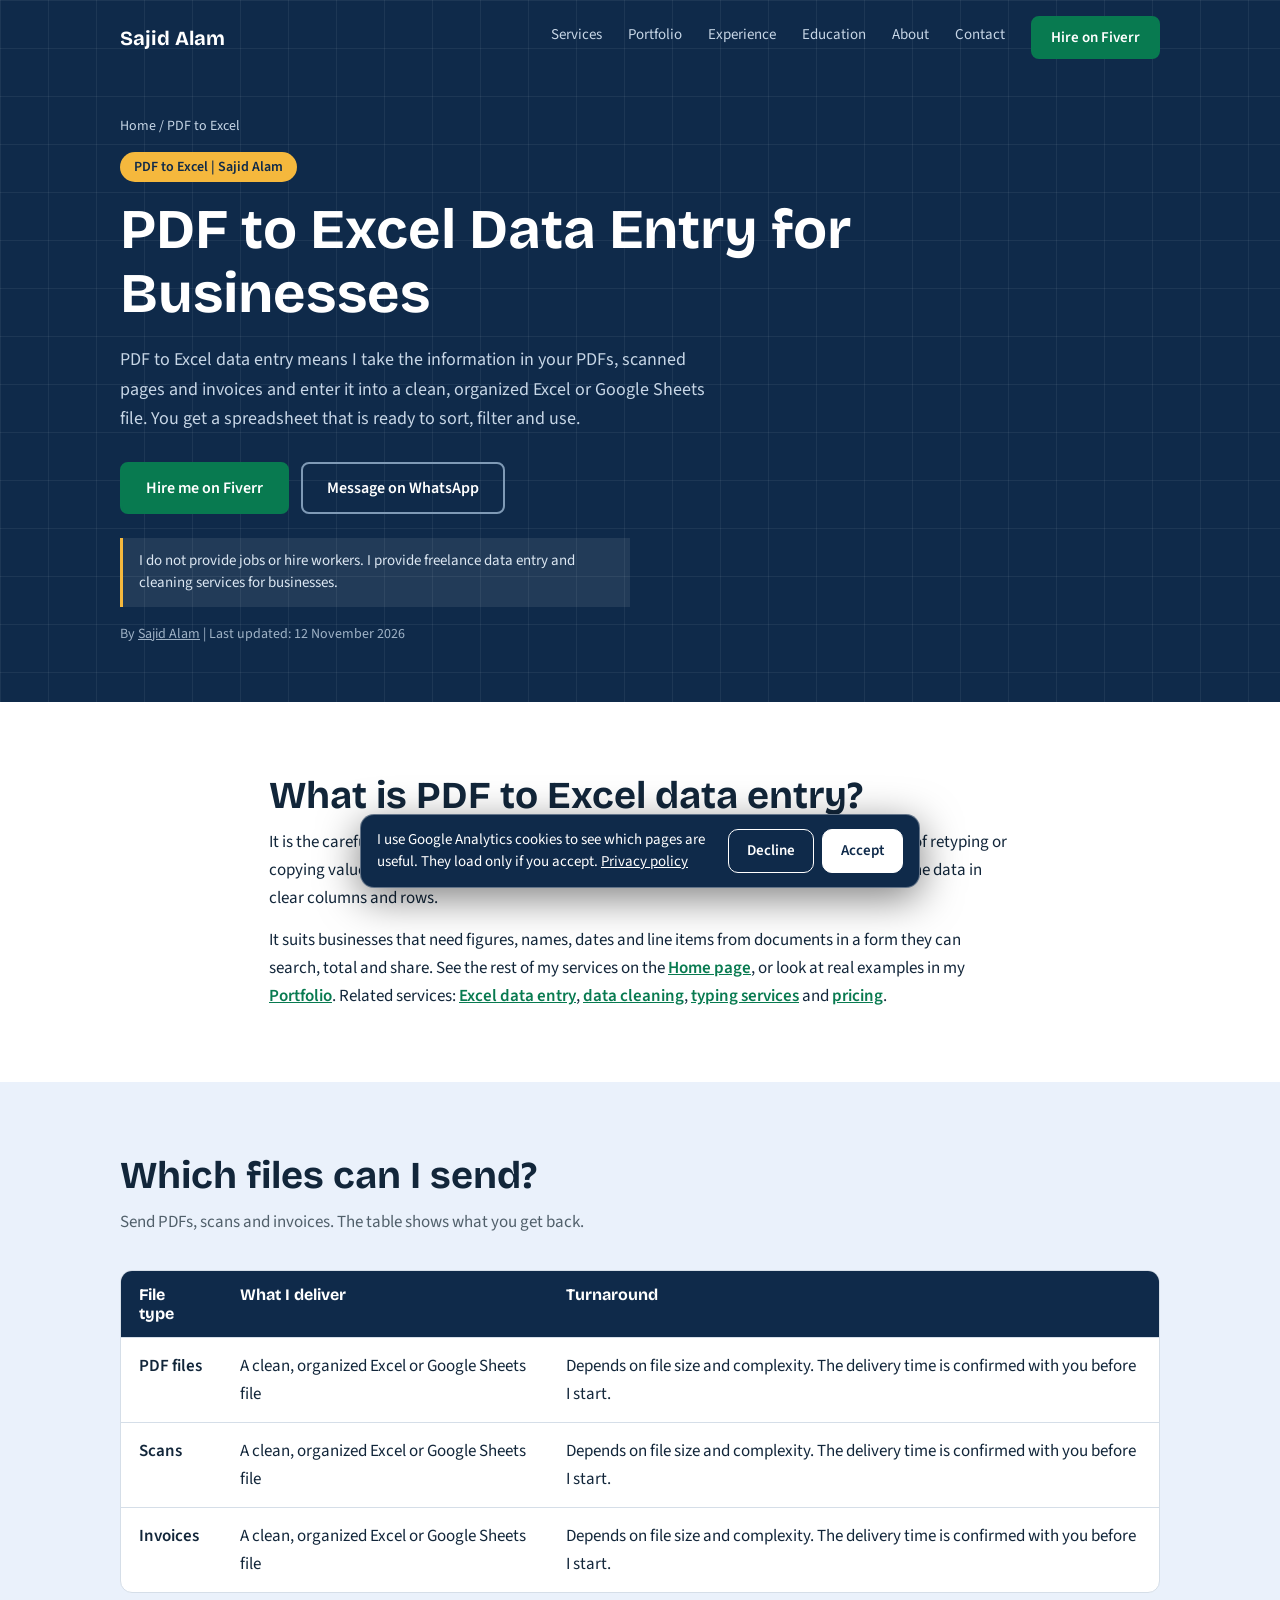
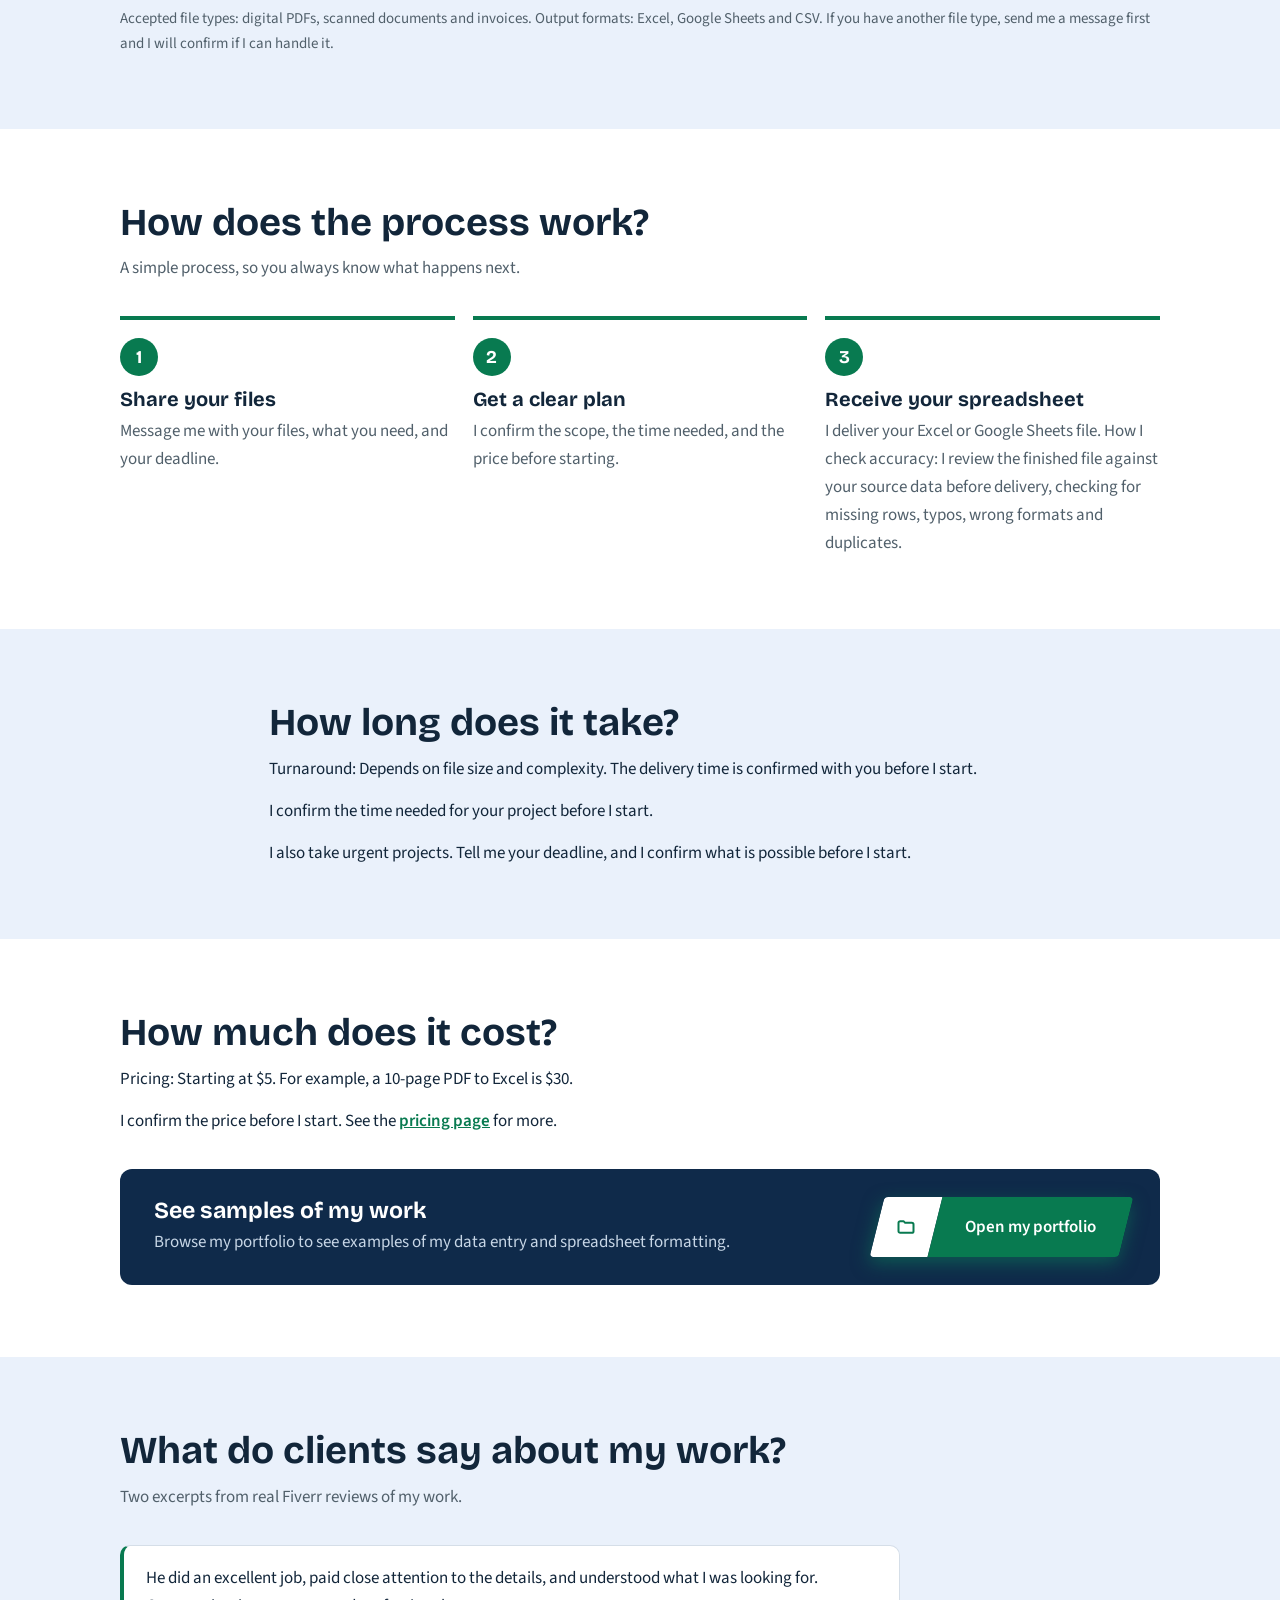
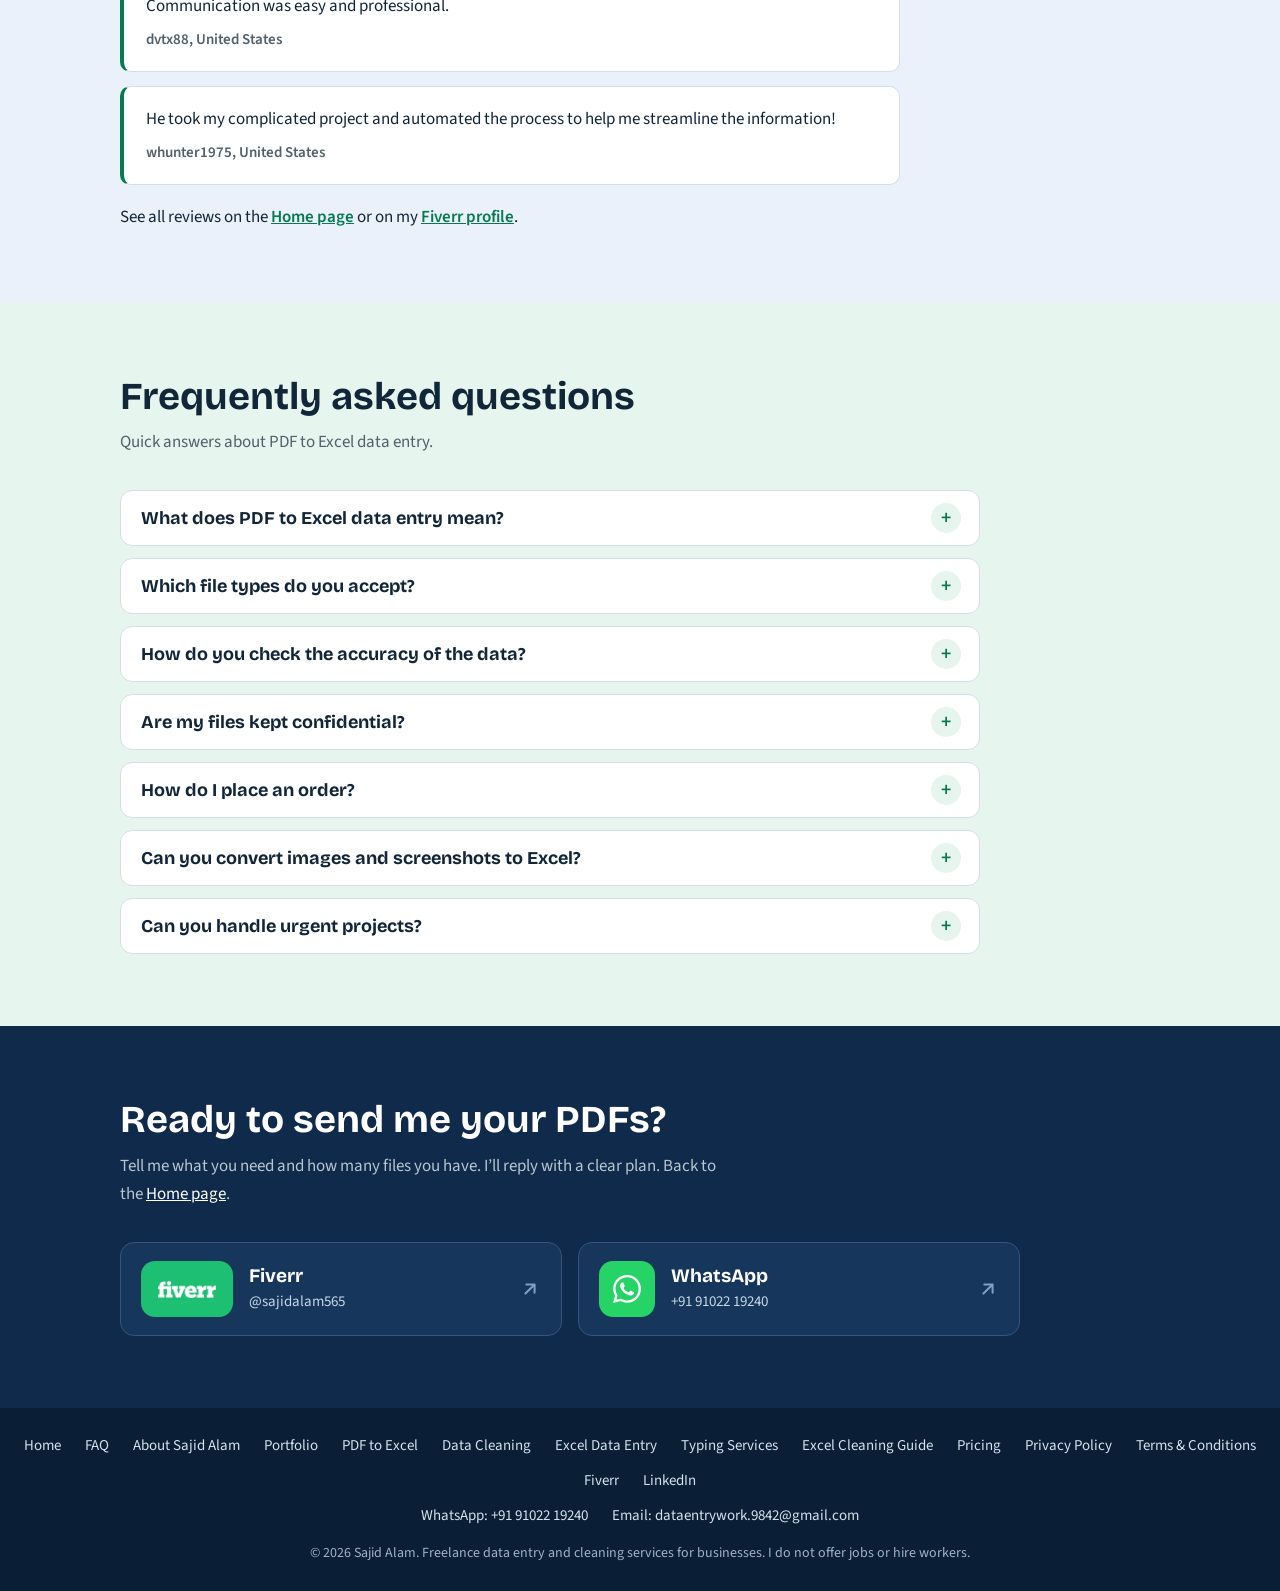
<file: pdf-to-excel.html>
<!DOCTYPE html>
<html lang="en">
<head>
<meta charset="utf-8">
<meta name="viewport" content="width=device-width, initial-scale=1">
<title>PDF to Excel Data Entry Service | Sajid Alam</title>
<meta name="description" content="Hire Sajid Alam to turn PDFs, scans and invoices into clean Excel or Google Sheets files, ready to sort and filter. Starting at $5 on Fiverr.">
<meta name="robots" content="index, follow, max-image-preview:large, max-snippet:-1">
<meta name="author" content="Sajid Alam">
<meta name="theme-color" content="#0F2A4A">
<link rel="canonical" href="https://www.dataentry.work/pdf-to-excel">
<link rel="icon" href="/favicon.ico" sizes="48x48">
<link rel="icon" href="/favicon-48.png" type="image/png" sizes="48x48">
<link rel="icon" href="/favicon.png" type="image/png" sizes="192x192">
<link rel="apple-touch-icon" href="/apple-touch-icon.png">
<link rel="manifest" href="/manifest.webmanifest">
<meta property="og:type" content="website">
<meta property="og:site_name" content="Sajid Alam">
<meta property="og:locale" content="en_US">
<meta property="og:url" content="https://www.dataentry.work/pdf-to-excel">
<meta property="og:title" content="PDF to Excel Data Entry Service | Sajid Alam">
<meta property="og:description" content="Hire Sajid Alam to turn PDFs, scans and invoices into clean Excel or Google Sheets files, ready to sort and filter. Starting at $5 on Fiverr.">
<meta property="og:image" content="https://www.dataentry.work/preview.jpg">
<meta property="og:image:width" content="1200">
<meta property="og:image:height" content="630">
<meta property="og:image:alt" content="Sajid Alam, freelance B2B data specialist">
<meta name="twitter:card" content="summary_large_image">
<meta name="twitter:title" content="PDF to Excel Data Entry Service | Sajid Alam">
<meta name="twitter:description" content="Hire Sajid Alam to turn PDFs, scans and invoices into clean Excel or Google Sheets files, ready to sort and filter. Starting at $5 on Fiverr.">
<meta name="twitter:image" content="https://www.dataentry.work/preview.jpg">
<meta name="twitter:image:alt" content="Sajid Alam, freelance B2B data specialist">
<script type="application/ld+json">{"@context":"https://schema.org","@graph":[{"@type":"WebSite","@id":"https://www.dataentry.work/#website","url":"https://www.dataentry.work/","name":"Sajid Alam","inLanguage":"en","publisher":{"@id":"https://www.dataentry.work/#person"}},{"@type":"Person","@id":"https://www.dataentry.work/#person","name":"Sajid Alam","alternateName":"Sajid Alam Data Entry","jobTitle":"Freelance B2B Data Specialist","description":"Freelance data entry and data cleaning specialist offering data entry, typing, handwriting, and Arabic calligraphy services to businesses. Level 2 seller on Fiverr.","url":"https://www.dataentry.work/","image":"https://www.dataentry.work/img/sajid-alam-freelance-data-entry-expert.webp","sameAs":["https://www.fiverr.com/sajidalam565","https://www.linkedin.com/in/sajid-alam-93083b26a"],"address":{"@type":"PostalAddress","addressCountry":"IN"},"knowsLanguage":["Hindi","English","Arabic"],"knowsAbout":["Data entry","Data cleaning","Web research","Microsoft Excel","Typing services","Handwriting services","Arabic calligraphy"],"award":"Fiverr Level 2 Seller","hasCredential":[{"@type":"EducationalOccupationalCredential","name":"B.Sc. Mathematics","credentialCategory":"degree","recognizedBy":{"@type":"CollegeOrUniversity","name":"Babasaheb Bhimrao Ambedkar Bihar University","url":"https://brabu.ac.in/"}},{"@type":"EducationalOccupationalCredential","name":"Advanced Diploma in Computer Applications (ADCA)","credentialCategory":"diploma","recognizedBy":{"@type":"Organization","name":"Indian Council of Computer Technology"}},{"@type":"EducationalOccupationalCredential","name":"Be10x AI Course","credentialCategory":"certificate"}],"alumniOf":{"@type":"CollegeOrUniversity","name":"Babasaheb Bhimrao Ambedkar Bihar University","url":"https://brabu.ac.in/"}},{"@type":"WebPage","@id":"https://www.dataentry.work/pdf-to-excel#webpage","url":"https://www.dataentry.work/pdf-to-excel","name":"PDF to Excel Data Entry Service | Sajid Alam","description":"Hire Sajid Alam to turn PDFs, scans and invoices into clean Excel or Google Sheets files, ready to sort and filter. Starting at $5 on Fiverr.","isPartOf":{"@id":"https://www.dataentry.work/#website"},"inLanguage":"en","author":{"@id":"https://www.dataentry.work/#person"},"dateModified":"2026-11-12","breadcrumb":{"@id":"https://www.dataentry.work/pdf-to-excel#breadcrumb"},"mainEntity":{"@id":"https://www.dataentry.work/pdf-to-excel#service"}},{"@type":"BreadcrumbList","@id":"https://www.dataentry.work/pdf-to-excel#breadcrumb","itemListElement":[{"@type":"ListItem","position":1,"name":"Home","item":"https://www.dataentry.work/"},{"@type":"ListItem","position":2,"name":"PDF to Excel Data Entry","item":"https://www.dataentry.work/pdf-to-excel"}]},{"@type":"Service","@id":"https://www.dataentry.work/pdf-to-excel#service","name":"Sajid Alam | PDF to Excel Data Entry","url":"https://www.dataentry.work/pdf-to-excel","description":"Hire Sajid Alam to turn PDFs, scans and invoices into clean Excel or Google Sheets files, ready to sort and filter. Starting at $5 on Fiverr.","serviceType":"PDF to Excel data entry","provider":{"@id":"https://www.dataentry.work/#person"},"areaServed":[{"@type":"Country","name":"United States"},{"@type":"Country","name":"United Kingdom"},{"@type":"Country","name":"Canada"},{"@type":"Country","name":"Australia"},{"@type":"Place","name":"Europe"},{"@type":"Place","name":"Worldwide"}],"offers":{"@type":"AggregateOffer","priceCurrency":"USD","lowPrice":"5"}},{"@type":"FAQPage","@id":"https://www.dataentry.work/pdf-to-excel#faq","mainEntity":[{"@type":"Question","name":"What does PDF to Excel data entry mean?","acceptedAnswer":{"@type":"Answer","text":"It means I take the information in your PDFs, scans and invoices and enter it into a structured Excel or Google Sheets file, with clear columns and rows that you can sort, filter and use."}},{"@type":"Question","name":"Which file types do you accept?","acceptedAnswer":{"@type":"Answer","text":"PDF to Excel: digital PDFs, scanned documents and invoices. Output formats: Excel, Google Sheets and CSV. If you have another file type, send me a message first and I will confirm if I can handle it."}},{"@type":"Question","name":"How do you check the accuracy of the data?","acceptedAnswer":{"@type":"Answer","text":"I review the finished file against your source data before delivery, checking for missing rows, typos, wrong formats and duplicates."}},{"@type":"Question","name":"Are my files kept confidential?","acceptedAnswer":{"@type":"Answer","text":"Yes. Files you send are used only for your project and kept only as long as needed. You can read the details in my Privacy Policy."}},{"@type":"Question","name":"How do I place an order?","acceptedAnswer":{"@type":"Answer","text":"Open my Fiverr profile or message me on WhatsApp with your files and what you need. Orders, payment and delivery go through Fiverr."}},{"@type":"Question","name":"Can you convert images and screenshots to Excel?","acceptedAnswer":{"@type":"Answer","text":"Yes. Image to Excel is part of my services. Send me the photo, screenshot or scan and tell me how you want the data organized, and I return an Excel or Google Sheets file. You can see examples in my portfolio."}},{"@type":"Question","name":"Can you handle urgent projects?","acceptedAnswer":{"@type":"Answer","text":"Yes. I also take urgent projects. Tell me your deadline, and I confirm what is possible before I start."}}]}]}</script>
<link rel="preload" href="/fonts/sourcesans3-400.woff2" as="font" type="font/woff2" crossorigin>
<link rel="stylesheet" href="/css/fonts.css">
<style>
:root{--navy:#0F2A4A;--navy-d:#0A1E36;--blue:#1B4F8A;--green:#087A50;--green-d:#066241;--mint:#E6F5EE;--sky:#EAF1FB;--amber:#F5B83D;--ink:#12263A;--muted:#51606B;--line:#D5DEE8;--head:"Bricolage Grotesque","Segoe UI",system-ui,sans-serif;--body:"Source Sans 3","Segoe UI",system-ui,sans-serif}
*{box-sizing:border-box;margin:0}
html{scroll-behavior:smooth}
body{font:400 17px/1.65 var(--body);color:var(--ink);background:#fff}
a{color:inherit}
:focus-visible{outline:3px solid var(--green);outline-offset:3px}
.top :focus-visible,.contact :focus-visible{outline-color:var(--amber)}
.wrap{max-width:1080px;margin:0 auto;padding:0 20px}
h1,h2,h3{font-family:var(--head);line-height:1.15;font-weight:700}
.top{background-color:var(--navy);background-image:linear-gradient(rgba(255,255,255,.06) 1px,transparent 1px),linear-gradient(90deg,rgba(255,255,255,.06) 1px,transparent 1px);background-size:48px 48px;color:#fff;overflow:hidden}
header .wrap{display:flex;justify-content:space-between;align-items:center;padding-top:16px;padding-bottom:16px}
.brand{font:700 20px var(--head);text-decoration:none}
nav{display:flex;align-items:center;gap:26px;font-size:15px}
nav a{text-decoration:none;color:#C7D6E6}
nav a:hover{color:#fff}
nav .btn{color:#fff;padding:9px 18px;font-size:15px}
.hero{position:relative;--pw:clamp(340px,34vw,540px);min-height:calc(var(--pw)*1.244 + 24px)}
.hero .wrap{padding-top:40px;padding-bottom:0}
.hero-text{max-width:min(600px,calc(100% - var(--pw) + 40px));padding-bottom:64px}
.chip{display:inline-block;background:var(--amber);color:var(--navy);font:600 14px var(--body);padding:5px 14px;border-radius:999px;margin-bottom:16px}
h1{font-size:clamp(34px,5.2vw,56px);margin-bottom:18px}
.lead{max-width:33em;color:#C7D6E6;font-size:18px;margin-bottom:28px}
.btns{display:flex;flex-wrap:wrap;gap:12px}
.btn{display:inline-block;padding:13px 24px;border-radius:8px;font:600 16px var(--body);text-decoration:none;border:2px solid var(--green);background:var(--green);color:#fff}
.btn:hover{background:var(--green-d);border-color:var(--green-d)}
.btn.o{background:transparent;border-color:#7F9AB6}
.btn.o:hover{background:rgba(255,255,255,.1);border-color:#fff}
.portrait{position:absolute;right:0;bottom:0;width:var(--pw)}
.disc{position:absolute;left:50%;bottom:-14%;width:96%;aspect-ratio:1;transform:translateX(-50%);border-radius:50%;background:var(--blue);box-shadow:0 0 0 14px rgba(27,79,138,.35)}
.portrait img{position:relative;display:block;width:100%;height:auto}
.badge{position:absolute;z-index:2;background:#fff;color:var(--ink);border-radius:10px;padding:10px 16px;box-shadow:0 8px 24px rgba(5,20,40,.35);line-height:1.25}
.badge b{display:block;font:700 22px var(--head)}
.badge span{font-size:14px;color:var(--muted)}
.badge .star{color:var(--amber)}
.b1{top:14%;left:-6%}
.b2{bottom:20%;right:4%}
section{padding:72px 0}
h2{font-size:clamp(27px,4vw,38px);margin-bottom:10px}
.sub{color:var(--muted);max-width:36em;margin-bottom:34px}
.services{background:var(--sky)}
.cards{display:grid;grid-template-columns:repeat(2,1fr);gap:18px}
.card{background:#fff;border:1px solid var(--line);border-radius:12px;padding:26px;display:flex;flex-direction:column;gap:8px}
.card h3{font-size:21px}
.card p{color:var(--muted);flex:1}
.card a{font-weight:600;color:var(--green);text-decoration:none;margin-top:6px}
.card a:hover{text-decoration:underline}
.ic{width:52px;height:52px;border-radius:12px;display:grid;place-items:center;color:#fff;margin-bottom:6px}
.ic svg{width:26px;height:26px;fill:none;stroke:currentColor;stroke-width:2;stroke-linecap:round;stroke-linejoin:round}
.ic.a{background:var(--blue)}.ic.b{background:var(--green)}.ic.c{background:var(--amber);color:var(--navy)}.ic.d{background:var(--navy)}
.ic.d{font:700 22px var(--body)}
.skills{display:flex;flex-wrap:wrap;gap:8px;margin-top:28px}
.skills span{background:#fff;border:1px solid var(--line);color:var(--blue);padding:6px 14px;border-radius:999px;font-size:15px;font-weight:600}
.how{background:#fff}
.steps{display:grid;grid-template-columns:repeat(3,1fr);gap:18px}
.step{border-top:4px solid var(--green);padding-top:18px}
.step i{display:grid;place-items:center;width:38px;height:38px;border-radius:50%;background:var(--green);color:#fff;font:700 18px var(--head);font-style:normal;margin-bottom:12px}
.step h3{font-size:20px;margin-bottom:6px}
.step p{color:var(--muted)}
.about{background:var(--sky)}
.about .wrap{display:grid;grid-template-columns:1.1fr .9fr;gap:48px}
.about p+p{margin-top:14px}
.about a{color:var(--green);font-weight:600}
.info{background:#fff;border-radius:12px;border-top:5px solid var(--green);padding:24px;display:grid;grid-template-columns:auto 1fr;gap:12px 20px;align-self:start}
.info dt{color:var(--muted)}
.info dd{font-weight:600}
.contact{background:var(--navy);color:#fff}
.contact .sub{color:#B9C6D0}
.rows{display:grid;gap:12px;max-width:640px}
.row{display:flex;justify-content:space-between;align-items:center;gap:16px;padding:16px 20px;border:1px solid #35557A;border-radius:10px;text-decoration:none;background:#16365C}
.row:hover{border-color:var(--amber)}
.row b{font:600 17px var(--body)}
.row span{color:#C7D6E6;font-size:15px;overflow-wrap:anywhere;text-align:right}
.row.wa{background:var(--green);border-color:var(--green)}
.row.wa:hover{background:var(--green-d)}
.row.wa span{color:#fff}
footer{background:var(--navy-d);color:#9FB2C6;padding:26px 0;font-size:14px;text-align:center}
footer nav{justify-content:center;flex-wrap:wrap;gap:6px 0}
footer nav+nav{margin-top:6px}
footer a{color:#D5E1EC;margin:0 12px;text-decoration:none}
footer a:hover{text-decoration:underline}
footer p{margin-top:10px}
.note{display:flex;gap:10px;margin-top:24px;max-width:34em;padding:12px 16px;border-left:3px solid var(--amber);background:rgba(255,255,255,.08);font-size:15px;color:#DCE7F2;line-height:1.5}
.band{background:#fff;border-bottom:1px solid var(--line)}
.band .wrap{display:flex;align-items:center;justify-content:space-between;gap:24px;padding-top:24px;padding-bottom:24px}
.band b.t{font:700 20px var(--head)}
.band p{color:var(--muted)}
.gc-a{--c:var(--blue);--g:rgba(27,79,138,.5)}.gc-b{--c:var(--green);--g:rgba(11,138,91,.5)}.gc-c{--c:#F5B83D;--g:rgba(245,184,61,.6);--t:var(--navy)}.gc-d{--c:var(--navy);--g:rgba(15,42,74,.45)}
.gig{display:inline-flex;align-self:flex-start;transform:skewX(-14deg);border-radius:4px;overflow:hidden;text-decoration:none;box-shadow:0 6px 18px var(--g);transition:box-shadow .25s,transform .25s;animation:glow 3s ease-in-out infinite}
.gig .gi{display:grid;place-items:center;width:46px;background:#fff;color:var(--c)}
.gig .gt{background:var(--c);color:var(--t,#fff);padding:11px 22px;font-size:15px;font-weight:600}
.gig svg{width:20px;height:20px;fill:none;stroke:currentColor;stroke-width:2.4;stroke-linecap:round;stroke-linejoin:round;transform:skewX(14deg)}
.gig b{display:inline-block;transform:skewX(14deg);font-weight:600;white-space:nowrap}
.gig:hover{transform:skewX(-14deg) translateY(-2px);box-shadow:0 10px 30px var(--g),0 0 20px var(--g)}
.card a.gig:hover,.card a.gig{text-decoration:none;color:var(--t,#fff)}
.gc-c .gi{color:var(--navy)}
.gig.big .gi{width:58px}.gig.big .gt{padding:16px 30px;font-size:17px}
@keyframes glow{50%{box-shadow:0 6px 30px var(--g),0 0 16px var(--g)}}
.work{display:flex;align-items:center;justify-content:space-between;gap:24px;margin-top:34px;background:var(--navy);color:#fff;border-radius:12px;padding:28px 34px}
.work h3{font-size:23px;margin-bottom:4px}.work p{color:#C7D6E6}
.exp{background:#fff}
.job{display:flex;gap:20px;align-items:center;background:var(--sky);border:1px solid var(--line);border-radius:12px;padding:24px;max-width:720px}
.logo{flex:none;width:58px;height:58px;border-radius:12px;background:var(--navy);color:#fff;display:grid;place-items:center;font:700 22px var(--head)}
.job h3{font-size:21px}.job span{color:var(--muted)}.job a{color:var(--green);font-weight:600}
@media(max-width:800px){
nav a:not(.btn){display:none}
.hero{min-height:0}
.hero .wrap{padding-top:28px}
.hero-text{max-width:none;padding-bottom:0}
.portrait{position:relative;width:min(82%,340px);margin:24px 0 0 auto}
.b1{left:-2%}.b2{right:2%}
.band .wrap,.work{flex-direction:column;align-items:flex-start}
.work{padding:24px}
.job{align-items:flex-start}
.cards,.steps,.about .wrap{grid-template-columns:1fr}
section{padding:52px 0}
.row{flex-direction:column;align-items:flex-start;gap:2px}
.row span{text-align:left}
}
@media(prefers-reduced-motion:reduce){html{scroll-behavior:auto}*,*::before,*::after{animation:none!important;transition:none!important}}

:root{--fiv:url("[data-uri]")}
.fiv{display:inline-block;width:72px;aspect-ratio:499/146;background:currentColor;-webkit-mask:var(--fiv) center/contain no-repeat;mask:var(--fiv) center/contain no-repeat}
.shead{display:flex;justify-content:space-between;align-items:center;gap:28px}
.start5{flex:none;width:150px;cursor:default}
.start5 svg{display:block;width:100%;height:auto;font-family:var(--head);animation:blink 2.8s ease-in-out infinite;transition:transform .3s}
.start5:hover svg{animation-play-state:paused;transform:rotate(-6deg) scale(1.06)}
@keyframes blink{0%,100%{opacity:1;transform:scale(1);filter:drop-shadow(0 6px 14px rgba(245,184,61,.3))}50%{opacity:.85;transform:scale(1.035);filter:drop-shadow(0 8px 28px rgba(245,184,61,.85))}}
.exps,.edus{display:grid;gap:18px}
.exps{grid-template-columns:repeat(2,1fr)}
.edus{grid-template-columns:repeat(3,1fr)}
.exps .job{max-width:none}
.lt{flex:none;width:116px;height:76px;border-radius:12px;background:#fff;border:1px solid var(--line);display:grid;place-items:center}
.lt img{width:94px;height:auto;display:block}
.lt .fiv{width:84px;color:#1DBF73}
.job h3{margin-bottom:2px}
.job>div:last-child{min-width:0;overflow-wrap:anywhere}
.dur{display:inline-block;margin:4px 0 8px;background:var(--mint);color:#064a31;font:600 14px var(--body);font-style:normal;padding:3px 12px;border-radius:999px}
.job .dur{background:#fff}
.edu-s{background:var(--mint)}
.edu{background:#fff;border:1px solid var(--line);border-radius:12px;padding:26px;display:flex;flex-direction:column;gap:6px}
.edu h3{font-size:20px}.edu p{color:var(--muted);flex:1}
.edu .dur{align-self:flex-start;background:var(--sky);color:var(--blue);margin-top:8px}
.ctg{display:grid;grid-template-columns:repeat(2,1fr);gap:16px;max-width:900px}
.ct{display:flex;align-items:center;gap:16px;padding:18px 20px;border:1px solid #35557A;border-radius:14px;background:#16365C;text-decoration:none;color:#fff;transition:transform .3s,box-shadow .3s,border-color .3s}
.ti{flex:none;width:56px;height:56px;border-radius:14px;display:grid;place-items:center;color:#fff;transition:transform .3s}
.ti svg{width:28px;height:28px;fill:currentColor}
.ti .fiv{width:58px;color:#fff}
.t-fiv{width:92px;background:#1DBF73}.t-wa{background:#25D366}.t-in{background:#0A66C2}
.t-em{background:var(--amber);color:var(--navy)}.t-em svg{fill:none}
.tx{flex:1;min-width:0}.tx b{display:block;font:700 19px var(--head)}.tx span{color:#C7D6E6;font-size:15px;overflow-wrap:anywhere}
.go{flex:none;width:22px;height:22px;color:#7FA0C0;transition:transform .3s,color .3s}.go svg{width:22px;height:22px}
.ct:hover{transform:translateY(-4px);border-color:var(--amber);box-shadow:0 12px 30px rgba(0,0,0,.35);--fxc:rgba(255,255,255,.10)}
.ct:hover .ti{transform:scale(1.08) rotate(-4deg)}
.ct:hover .go{transform:translate(3px,-3px);color:var(--amber)}
.lv2{background:#fff}
.lv2w{display:grid;grid-template-columns:.9fr 1.1fr;gap:48px;align-items:center}
.lv2img{position:relative;max-width:440px;justify-self:center;transition:transform .4s}
.lv2img:hover{transform:scale(1.04)}
.lv2img::before{content:"";position:absolute;inset:8% 4% 4%;border-radius:50%;background:var(--mint)}
.lv2img img{position:relative;display:block;width:100%;height:auto;animation:float 5s ease-in-out infinite}
@keyframes float{50%{transform:translateY(-10px)}}
.btn{transition:transform .25s,box-shadow .25s,background .25s,border-color .25s}
.btn:hover{transform:translateY(-2px);box-shadow:0 8px 22px rgba(11,138,91,.4)}
.btn.o:hover{box-shadow:0 8px 22px rgba(255,255,255,.15)}
nav a:not(.btn){background:linear-gradient(currentColor,currentColor) left bottom/0 2px no-repeat;padding-bottom:4px;transition:background-size .3s,color .2s}
nav a:not(.btn):hover{background-size:100% 2px}
.brand,footer a,.about a,.job a{transition:color .2s}
.brand:hover{color:var(--amber)}
.card,.edu,.job{transition:transform .3s,box-shadow .3s,border-color .3s}
.card:hover,.edu:hover,.job:hover{transform:translateY(-6px);box-shadow:0 16px 34px rgba(15,42,74,.14);border-color:var(--green)}
.card:hover,.edu:hover,.job:hover,.ct:hover{background-image:radial-gradient(circle 180px at var(--mx,50%) var(--my,50%),var(--fxc,rgba(11,138,91,.10)),transparent)}
.ic{transition:transform .3s}.card:hover .ic,.edu:hover .ic{transform:rotate(-6deg) scale(1.1)}
.step{transition:transform .3s}.step:hover{transform:translateY(-4px)}
.step i{transition:transform .3s}.step:hover i{transform:scale(1.15)}
.skills span{transition:transform .2s,background .2s,border-color .2s}.skills span:hover{transform:translateY(-3px);background:var(--mint);border-color:var(--green)}
.badge{transition:transform .3s}.badge:hover{transform:translateY(-4px) scale(1.04)}
.work{transition:box-shadow .3s}.work:hover{box-shadow:0 14px 34px rgba(15,42,74,.35)}
@media(max-width:800px){
.shead{flex-direction:column;align-items:flex-start;gap:0}
.start5{width:120px;margin:0 0 20px}
.exps,.edus,.ctg,.lv2w{grid-template-columns:1fr}
.lt{width:84px;height:64px}.lt img{width:70px}.lt .fiv{width:66px}.job{padding:18px;gap:14px}
.lv2w{gap:28px}.lv2t{text-align:center}.lv2t .sub{margin-left:auto;margin-right:auto}
}
@media(max-width:480px){.go{display:none}.tx span{font-size:14px}.ct{padding:16px}}

.stats{background:var(--green);color:#fff}
.stats .wrap{max-width:none;padding:0 clamp(12px,3vw,48px);display:grid;grid-template-columns:repeat(2,1fr)}
.stats .wrap>div{padding:28px 12px;text-align:center;border-right:1px solid rgba(255,255,255,.28);transition:background .3s}
.stats .wrap>div:last-child{border-right:0}
.stats .wrap>div:hover{background:rgba(255,255,255,.1)}
.si{display:grid;place-items:center;width:46px;height:46px;margin:0 auto 10px;border-radius:50%;background:rgba(255,255,255,.18);transition:transform .3s}
.stats .wrap>div:hover .si{transform:scale(1.12)}
.si svg{width:22px;height:22px;fill:none;stroke:#fff;stroke-width:2;stroke-linecap:round;stroke-linejoin:round}
.stats b{display:block;font:700 28px/1.2 var(--head)}
.stats span{font-size:15px}
.badge{text-align:center;padding:12px 24px;min-width:136px;border-bottom:3px solid var(--green)}
@media(max-width:800px){.stats .wrap{grid-template-columns:repeat(2,1fr)}.stats .wrap>div:nth-child(2){border-right:0}.badge{min-width:0;padding:10px 18px}.stats b{font-size:21px}.gig.big .gi{width:46px}.gig.big .gt{padding:14px 16px;font-size:15px}}
.about .wrap>*{min-width:0}
.info{grid-template-columns:auto minmax(0,1fr)}.info dd{overflow-wrap:anywhere}

.top{position:relative}
.top>header,.top>.hero{position:relative;z-index:1}
.stars{position:absolute;inset:0;overflow:hidden;pointer-events:none}
.stars i{--run:480px;position:absolute;left:var(--x);top:var(--y);width:var(--len);height:2px;border-radius:2px;background:linear-gradient(90deg,rgba(255,255,255,0),rgba(255,255,255,.85));opacity:0;animation:shoot var(--d) linear var(--delay) infinite}
.stars i::after{content:"";position:absolute;right:-2px;top:-2px;width:6px;height:6px;border-radius:50%;background:#fff;box-shadow:0 0 8px 3px rgba(255,255,255,.7),0 0 18px 6px rgba(160,200,255,.35)}
@keyframes shoot{0%{opacity:0;transform:rotate(142deg) translateX(0)}1.5%{opacity:1}9%{opacity:1}12.5%,100%{opacity:0;transform:rotate(142deg) translateX(var(--run))}}

.rvw{margin-top:60px;background:var(--mint);border-radius:22px;padding:44px 24px 34px}
.rvh{text-align:center;font-size:clamp(25px,3.6vw,34px);margin-bottom:6px}
.rsub{text-align:center;color:var(--muted);margin-bottom:28px}
.rcar{max-width:780px;margin:0 auto}
.rtrack{display:grid;align-items:center;justify-items:center}
.rs{grid-area:1/1;width:100%;position:relative;overflow:hidden;border-radius:16px;background:#fff;box-shadow:0 18px 44px rgba(15,42,74,.16),0 2px 6px rgba(15,42,74,.08);opacity:0;visibility:hidden;pointer-events:none;transform:translateY(34px) scale(.94);transition:opacity .6s,transform .8s cubic-bezier(.2,.7,.2,1),visibility 0s .8s;cursor:zoom-in}
.rs.on{opacity:1;visibility:visible;pointer-events:auto;transform:none;transition-delay:0s}
.rs.out{opacity:0;transform:translateY(-26px) scale(.97);visibility:visible}
.rs img{display:block;width:100%;height:auto}
.rs::after{content:"";position:absolute;inset:0;background:linear-gradient(105deg,transparent 38%,rgba(255,255,255,.7) 50%,transparent 62%);transform:translateX(-130%);pointer-events:none}
.rs.on::after{animation:shine 1.2s .35s ease-out forwards}
@keyframes shine{to{transform:translateX(130%)}}
.rbar{height:4px;background:rgba(11,138,91,.18);border-radius:4px;overflow:hidden;margin-top:22px}
.rbar i{display:block;height:100%;background:var(--green);transform-origin:left;transform:scaleX(0);animation:rfill 5s linear forwards}
@keyframes rfill{to{transform:scaleX(1)}}
.rctl{display:flex;align-items:center;justify-content:center;gap:16px;margin-top:18px}
.rbtn{width:44px;height:44px;border-radius:50%;border:2px solid var(--green);background:#fff;color:var(--green);display:grid;place-items:center;cursor:pointer;transition:background .25s,color .25s,transform .25s,box-shadow .25s}
.rbtn:hover{background:var(--green);color:#fff;transform:translateY(-2px);box-shadow:0 8px 18px rgba(11,138,91,.35)}
.rbtn svg{width:20px;height:20px;fill:none;stroke:currentColor;stroke-width:2.4;stroke-linecap:round;stroke-linejoin:round}
.rpp .il,.rpp.paused .ip{display:none}.rpp.paused .il{display:block}
.rcount{min-width:64px;text-align:center;font:600 16px var(--body);color:var(--navy)}
.rhint{display:none;text-align:center;font-size:14px;color:var(--muted);margin-top:12px}
.rz{position:fixed;inset:0;z-index:100;background:rgba(6,16,30,.92);display:none;overflow:auto;padding:56px 12px 24px}
.rz.on{display:block}
.rz img{display:block;margin:0 auto;width:min(760px,96vw);height:auto;border-radius:10px;background:#fff}
.rz button{position:fixed;top:12px;right:12px;width:44px;height:44px;border-radius:50%;border:0;background:rgba(255,255,255,.18);color:#fff;font-size:26px;cursor:pointer}
@media(max-width:600px){.rvw{padding:30px 12px 24px;border-radius:16px}.rhint{display:block}.rz img{width:720px;max-width:none}}
@media(max-width:800px){.stars i{--run:300px;width:90px}}

.skip{position:absolute;left:-999px;top:8px;background:#fff;color:var(--navy);padding:8px 14px;border-radius:6px;z-index:200;font-weight:600}.skip:focus{left:8px}
.sr{position:absolute;width:1px;height:1px;overflow:hidden;clip:rect(0 0 0 0);white-space:nowrap}
h1 .chip{display:block;width:max-content;max-width:100%}
.faq{background:var(--mint)}
.fl{max-width:860px;display:grid;gap:12px}
.fq{background:#fff;border:1px solid var(--line);border-radius:12px;transition:box-shadow .3s,border-color .3s}
.fq:hover{border-color:var(--green);box-shadow:0 8px 22px rgba(15,42,74,.08)}
.fq summary{list-style:none;cursor:pointer;padding:16px 60px 16px 20px;font:700 18px var(--head);position:relative}
.fq summary::-webkit-details-marker{display:none}
.fq summary::after{content:"+";position:absolute;right:18px;top:50%;width:30px;height:30px;margin-top:-15px;border-radius:50%;background:var(--mint);color:var(--green);display:grid;place-items:center;font:700 20px var(--body);transition:transform .3s,background .3s,color .3s}
.fq[open] summary::after{content:"\2212";transform:rotate(180deg);background:var(--green);color:#fff}
.fq .fa{padding:0 20px 18px;color:var(--muted)}
.fq[open] .fa{animation:faqin .35s ease-out}
@keyframes faqin{from{opacity:0;transform:translateY(-6px)}}
@media(max-width:480px){.cards{grid-template-columns:minmax(0,1fr)}.card .gig{max-width:100%}.card .gig b{white-space:normal;line-height:1.25}.card .gig .gt{padding:10px 14px;font-size:14px}}

/* page-specific additions (inner page, no portrait hero) */
.pg .hero{min-height:0}
.pg .hero-text{max-width:760px;padding-bottom:56px}
.crumb{font-size:14px;color:#C7D6E6;margin-bottom:14px}
.crumb a{text-decoration:none;color:#C7D6E6}.crumb a:hover{color:#fff;text-decoration:underline}
.upd{margin-top:16px;font-size:14px;color:#9FB2C6}
.prose{max-width:46em}.prose p+p{margin-top:14px}
.prose a{color:var(--green);font-weight:600}
.tw{overflow-x:auto;border:1px solid var(--line);border-radius:12px;background:#fff}
.tw table{width:100%;border-collapse:collapse;min-width:560px}
.rex{max-width:780px;margin:24px 0 0}
.rex ul{list-style:none;padding:0;display:grid;gap:14px}
.rex li{background:#fff;border:1px solid var(--line);border-left:4px solid var(--green);border-radius:10px;padding:18px 22px}
.rex blockquote{margin:0}
.rex blockquote p{color:var(--ink)}
.rex .rby{margin-top:8px;font-size:15px;font-weight:600;color:var(--muted)}
.rex .rall{margin-top:18px}
.rex .rall a{color:var(--green);font-weight:600}
.tw th,.tw td{text-align:left;padding:14px 18px;border-bottom:1px solid var(--line);vertical-align:top}
.tw th{background:var(--navy);color:#fff;font:700 16px var(--head)}
.tw tr:last-child td{border-bottom:0}
.tw td:first-child{font-weight:600}
.tnote{margin-top:14px;color:var(--muted);font-size:15px}
</style>
<link rel="stylesheet" href="/css/consent.css">
</head>
<body class="pg">
<a class="skip" href="#main">Skip to content</a>
<div class="top">
<div class="stars" aria-hidden="true"><i style="--x:78%;--y:5%;--d:11s;--delay:1s;--len:130px"></i><i style="--x:92%;--y:24%;--d:14s;--delay:5s;--len:110px"></i><i style="--x:62%;--y:2%;--d:9s;--delay:8s;--len:150px"></i><i style="--x:46%;--y:12%;--d:16s;--delay:3s;--len:100px"></i><i style="--x:97%;--y:42%;--d:13s;--delay:10s;--len:120px"></i><i style="--x:30%;--y:4%;--d:18s;--delay:13s;--len:90px"></i></div>
<header>
<div class="wrap">
<a class="brand" href="/">Sajid Alam</a>
<nav aria-label="Main"><a href="/#services">Services</a><a href="/portfolio">Portfolio</a><a href="/#experience">Experience</a><a href="/#education">Education</a><a href="/#about">About</a><a href="/#contact">Contact</a><a data-track="fiverr" class="btn" href="https://www.fiverr.com/sajidalam565" rel="me">Hire on Fiverr</a></nav>
</div>
</header>
<div id="top" class="hero">
<div class="wrap">
<div class="hero-text">
<p class="crumb"><a href="/">Home</a> / PDF to Excel</p>
<span class="chip">PDF to Excel | Sajid Alam</span>
<h1>PDF to Excel Data Entry for Businesses</h1>
<p class="lead">PDF to Excel data entry means I take the information in your PDFs, scanned pages and invoices and enter it into a clean, organized Excel or Google Sheets file. You get a spreadsheet that is ready to sort, filter and use.</p>
<div class="btns">
<a data-track="fiverr" class="btn" href="https://www.fiverr.com/sajidalam565" rel="me">Hire me on Fiverr</a>
<a data-track="whatsapp" class="btn o" href="https://wa.me/919102219240?text=Hi%20Sajid%2C%20I%20found%20your%20website%20and%20need%20help%20with%20PDF%20to%20Excel%20data%20entry.">Message on WhatsApp</a>
</div>
<p class="note"><span>I do not provide jobs or hire workers. I provide freelance data entry and cleaning services for businesses.</span></p>
<p class="upd">By <a href="/#about" rel="author" style="color:inherit">Sajid Alam</a> | Last updated: <time datetime="2026-11-12">12 November 2026</time></p>
</div>
</div>
</div>
</div>

<main id="main">

<section id="what" class="exp">
<div class="wrap prose">
<h2>What is PDF to Excel data entry?</h2>
<p>It is the careful transfer of data from PDF files, scans and invoices into a spreadsheet. Instead of retyping or copying values yourself, you send me the files and I return an Excel or Google Sheets file with the data in clear columns and rows.</p>
<p>It suits businesses that need figures, names, dates and line items from documents in a form they can search, total and share. See the rest of my services on the <a href="/">Home page</a>, or look at real examples in my <a href="/portfolio">Portfolio</a>. Related services: <a href="/excel-data-entry">Excel data entry</a>, <a href="/data-cleaning">data cleaning</a>, <a href="/typing-services">typing services</a> and <a href="/pricing">pricing</a>.</p>
</div>
</section>

<section id="files" class="services">
<div class="wrap">
<h2>Which files can I send?</h2>
<p class="sub">Send PDFs, scans and invoices. The table shows what you get back.</p>
<div class="tw">
<table>
<thead><tr><th scope="col">File type</th><th scope="col">What I deliver</th><th scope="col">Turnaround</th></tr></thead>
<tbody>
<tr><td>PDF files</td><td>A clean, organized Excel or Google Sheets file</td><td>Depends on file size and complexity. The delivery time is confirmed with you before I start.</td></tr>
<tr><td>Scans</td><td>A clean, organized Excel or Google Sheets file</td><td>Depends on file size and complexity. The delivery time is confirmed with you before I start.</td></tr>
<tr><td>Invoices</td><td>A clean, organized Excel or Google Sheets file</td><td>Depends on file size and complexity. The delivery time is confirmed with you before I start.</td></tr>
</tbody>
</table>
</div>
<p class="tnote">Accepted file types: digital PDFs, scanned documents and invoices. Output formats: Excel, Google Sheets and CSV. If you have another file type, send me a message first and I will confirm if I can handle it.</p>
</div>
</section>

<section id="process" class="how">
<div class="wrap">
<h2>How does the process work?</h2>
<p class="sub">A simple process, so you always know what happens next.</p>
<div class="steps">
<div class="step"><i>1</i><h3>Share your files</h3><p>Message me with your files, what you need, and your deadline.</p></div>
<div class="step"><i>2</i><h3>Get a clear plan</h3><p>I confirm the scope, the time needed, and the price before starting.</p></div>
<div class="step"><i>3</i><h3>Receive your spreadsheet</h3><p>I deliver your Excel or Google Sheets file. How I check accuracy: I review the finished file against your source data before delivery, checking for missing rows, typos, wrong formats and duplicates.</p></div>
</div>
</div>
</section>

<section id="time" class="services">
<div class="wrap prose">
<h2>How long does it take?</h2>
<p>Turnaround: Depends on file size and complexity. The delivery time is confirmed with you before I start.</p>
<p>I confirm the time needed for your project before I start.</p>
<p>I also take urgent projects. Tell me your deadline, and I confirm what is possible before I start.</p>
</div>
</section>

<section id="cost" class="exp">
<div class="wrap">
<div class="prose">
<h2>How much does it cost?</h2>
<p>Pricing: Starting at $5. For example, a 10-page PDF to Excel is $30.</p>
<p>I confirm the price before I start. See the <a href="/pricing">pricing page</a> for more.</p>
</div>
<div class="work">
<div><h3>See samples of my work</h3><p>Browse my portfolio to see examples of my data entry and spreadsheet formatting.</p></div>
<a class="gig gc-b big" href="/portfolio"><span class="gi"><svg viewBox="0 0 24 24" aria-hidden="true"><path d="M3 7a2 2 0 012-2h4l2 2h8a2 2 0 012 2v8a2 2 0 01-2 2H5a2 2 0 01-2-2z"/></svg></span><span class="gt"><b>Open my portfolio</b></span></a>
</div>
</div>
</section>

<section id="reviews" class="services">
<div class="wrap">
<h2>What do clients say about my work?</h2>
<p class="sub">Two excerpts from real Fiverr reviews of my work.</p>
<div class="rex">
<ul>
<li><blockquote><p>He did an excellent job, paid close attention to the details, and understood what I was looking for. Communication was easy and professional.</p></blockquote><p class="rby">dvtx88, United States</p></li>
<li><blockquote><p>He took my complicated project and automated the process to help me streamline the information!</p></blockquote><p class="rby">whunter1975, United States</p></li>
</ul>
<p class="rall">See all reviews on the <a href="/#achievement">Home page</a> or on my <a href="https://www.fiverr.com/sajidalam565" rel="me" data-track="fiverr">Fiverr profile</a>.</p>
</div>
</div>
</section>

<section id="faq" class="faq">
<div class="wrap">
<h2>Frequently asked questions</h2>
<p class="sub">Quick answers about PDF to Excel data entry.</p>
<div class="fl">
<details class="fq"><summary>What does PDF to Excel data entry mean?</summary><div class="fa"><p>It means I take the information in your PDFs, scans and invoices and enter it into a structured Excel or Google Sheets file, with clear columns and rows that you can sort, filter and use.</p></div></details>
<details class="fq"><summary>Which file types do you accept?</summary><div class="fa"><p>PDF to Excel: digital PDFs, scanned documents and invoices. Output formats: Excel, Google Sheets and CSV. If you have another file type, send me a message first and I will confirm if I can handle it.</p></div></details>
<details class="fq"><summary>How do you check the accuracy of the data?</summary><div class="fa"><p>I review the finished file against your source data before delivery, checking for missing rows, typos, wrong formats and duplicates.</p></div></details>
<details class="fq"><summary>Are my files kept confidential?</summary><div class="fa"><p>Yes. Files you send are used only for your project and kept only as long as needed. You can read the details in my <a href="/privacy">Privacy Policy</a>.</p></div></details>
<details class="fq"><summary>How do I place an order?</summary><div class="fa"><p>Open my Fiverr profile or message me on WhatsApp with your files and what you need. Orders, payment and delivery go through Fiverr.</p></div></details>
<details class="fq"><summary>Can you convert images and screenshots to Excel?</summary><div class="fa"><p>Yes. Image to Excel is part of my services. Send me the photo, screenshot or scan and tell me how you want the data organized, and I return an Excel or Google Sheets file. You can see examples in my <a href="/portfolio">portfolio</a>.</p></div></details>
<details class="fq"><summary>Can you handle urgent projects?</summary><div class="fa"><p>Yes. I also take urgent projects. Tell me your deadline, and I confirm what is possible before I start.</p></div></details>
</div>
</div>
</section>

<section id="contact" class="contact">
<div class="wrap">
<h2>Ready to send me your PDFs?</h2>
<p class="sub">Tell me what you need and how many files you have. I’ll reply with a clear plan. Back to the <a href="/" style="color:#fff;text-decoration:underline">Home page</a>.</p>
<div class="ctg">
<a data-track="fiverr" class="ct" href="https://www.fiverr.com/sajidalam565" rel="me"><span class="ti t-fiv"><span class="fiv" role="img" aria-label="Fiverr"></span></span><span class="tx"><b>Fiverr</b><span>@sajidalam565</span></span><span class="go"><svg viewBox="0 0 24 24" fill="none" stroke="currentColor" stroke-width="2.2" stroke-linecap="round" stroke-linejoin="round" aria-hidden="true"><path d="M7 17L17 7M8 7h9v9"/></svg></span></a>
<a data-track="whatsapp" class="ct" href="https://wa.me/919102219240?text=Hi%20Sajid%2C%20I%20found%20your%20website%20and%20need%20help%20with%20PDF%20to%20Excel%20data%20entry."><span class="ti t-wa"><svg viewBox="0 0 24 24" aria-hidden="true"><path d="M17.472 14.382c-.297-.149-1.758-.867-2.03-.967-.273-.099-.471-.148-.67.15-.197.297-.767.966-.94 1.164-.173.199-.347.223-.644.075-.297-.15-1.255-.463-2.39-1.475-.883-.788-1.48-1.761-1.653-2.059-.173-.297-.018-.458.13-.606.134-.133.298-.347.446-.52.149-.174.198-.298.298-.497.099-.198.05-.371-.025-.52-.075-.149-.669-1.612-.916-2.207-.242-.579-.487-.5-.669-.51-.173-.008-.371-.01-.57-.01-.198 0-.52.074-.792.372-.272.297-1.04 1.016-1.04 2.479 0 1.462 1.065 2.875 1.213 3.074.149.198 2.096 3.2 5.077 4.487.709.306 1.262.489 1.694.625.712.227 1.36.195 1.871.118.571-.085 1.758-.719 2.006-1.413.248-.694.248-1.289.173-1.413-.074-.124-.272-.198-.57-.347m-5.421 7.403h-.004a9.87 9.87 0 01-5.031-1.378l-.361-.214-3.741.982.998-3.648-.235-.374a9.86 9.86 0 01-1.51-5.26c.001-5.45 4.436-9.884 9.888-9.884 2.64 0 5.122 1.03 6.988 2.898a9.825 9.825 0 012.893 6.994c-.003 5.45-4.437 9.884-9.885 9.884m8.413-18.297A11.815 11.815 0 0012.05 0C5.495 0 .16 5.335.157 11.892c0 2.096.547 4.142 1.588 5.945L.057 24l6.305-1.654a11.882 11.882 0 005.683 1.448h.005c6.554 0 11.89-5.335 11.893-11.893a11.821 11.821 0 00-3.48-8.413Z"/></svg></span><span class="tx"><b>WhatsApp</b><span>+91 91022 19240</span></span><span class="go"><svg viewBox="0 0 24 24" fill="none" stroke="currentColor" stroke-width="2.2" stroke-linecap="round" stroke-linejoin="round" aria-hidden="true"><path d="M7 17L17 7M8 7h9v9"/></svg></span></a>
</div>
</div>
</section>

</main>

<footer>
<nav aria-label="Footer"><a href="/">Home</a><a href="/#faq">FAQ</a><a href="/#about">About Sajid Alam</a><a href="/portfolio">Portfolio</a><a href="/pdf-to-excel">PDF to Excel</a><a href="/data-cleaning">Data Cleaning</a><a href="/excel-data-entry">Excel Data Entry</a><a href="/typing-services">Typing Services</a><a href="/how-to-clean-data-in-excel">Excel Cleaning Guide</a><a href="/pricing">Pricing</a><a href="/privacy">Privacy Policy</a><a href="/terms">Terms &amp; Conditions</a><a href="https://www.fiverr.com/sajidalam565" rel="me" data-track="fiverr">Fiverr</a><a href="https://www.linkedin.com/in/sajid-alam-93083b26a" rel="me">LinkedIn</a></nav>
<nav aria-label="Contact"><a href="https://wa.me/919102219240" data-track="whatsapp">WhatsApp: +91 91022 19240</a><a href="mailto:dataentrywork.9842@gmail.com">Email: dataentrywork.9842@gmail.com</a></nav>
<p>© 2026 Sajid Alam. Freelance data entry and cleaning services for businesses. I do not offer jobs or hire workers.</p>
</footer>
<script src="/js/pdf-to-excel.js" defer></script><script src="/js/analytics.js" defer></script>
<script src="/js/sw-register.js" defer></script>
</body>
</html>
</file>
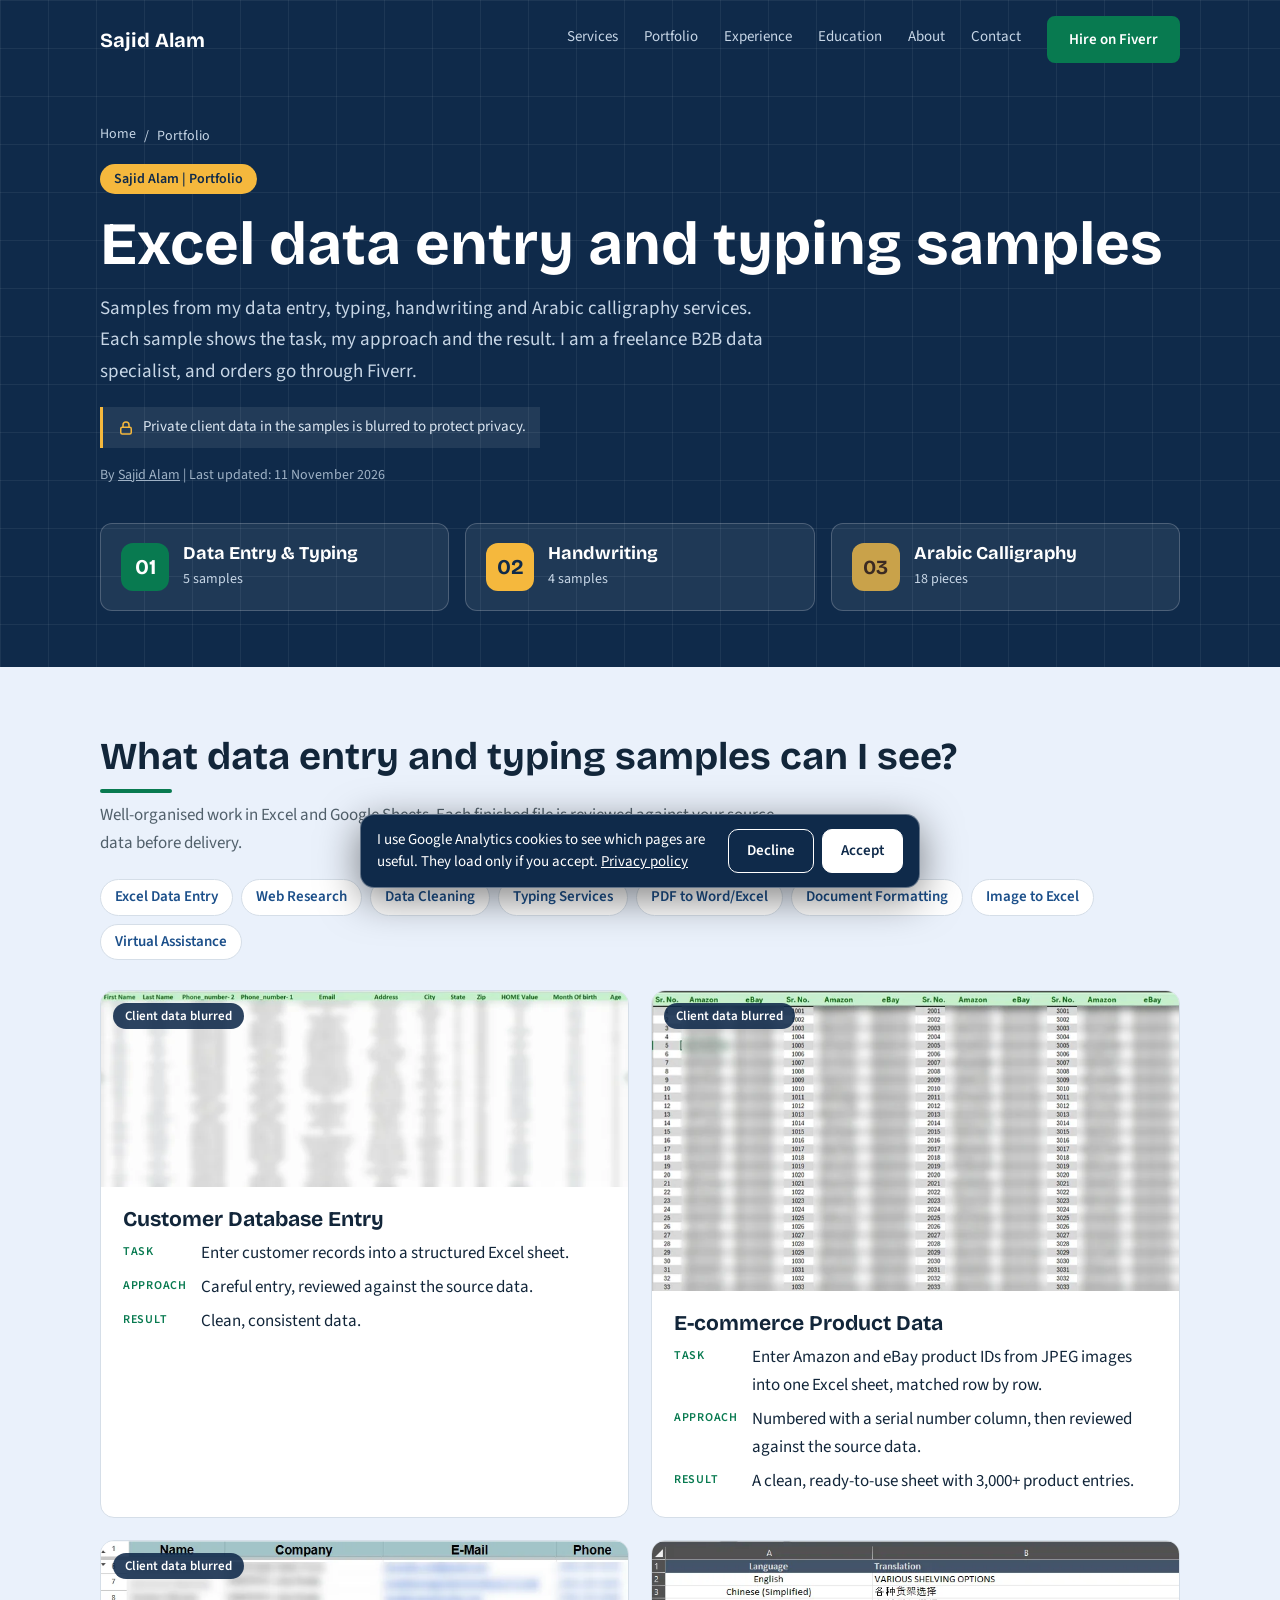
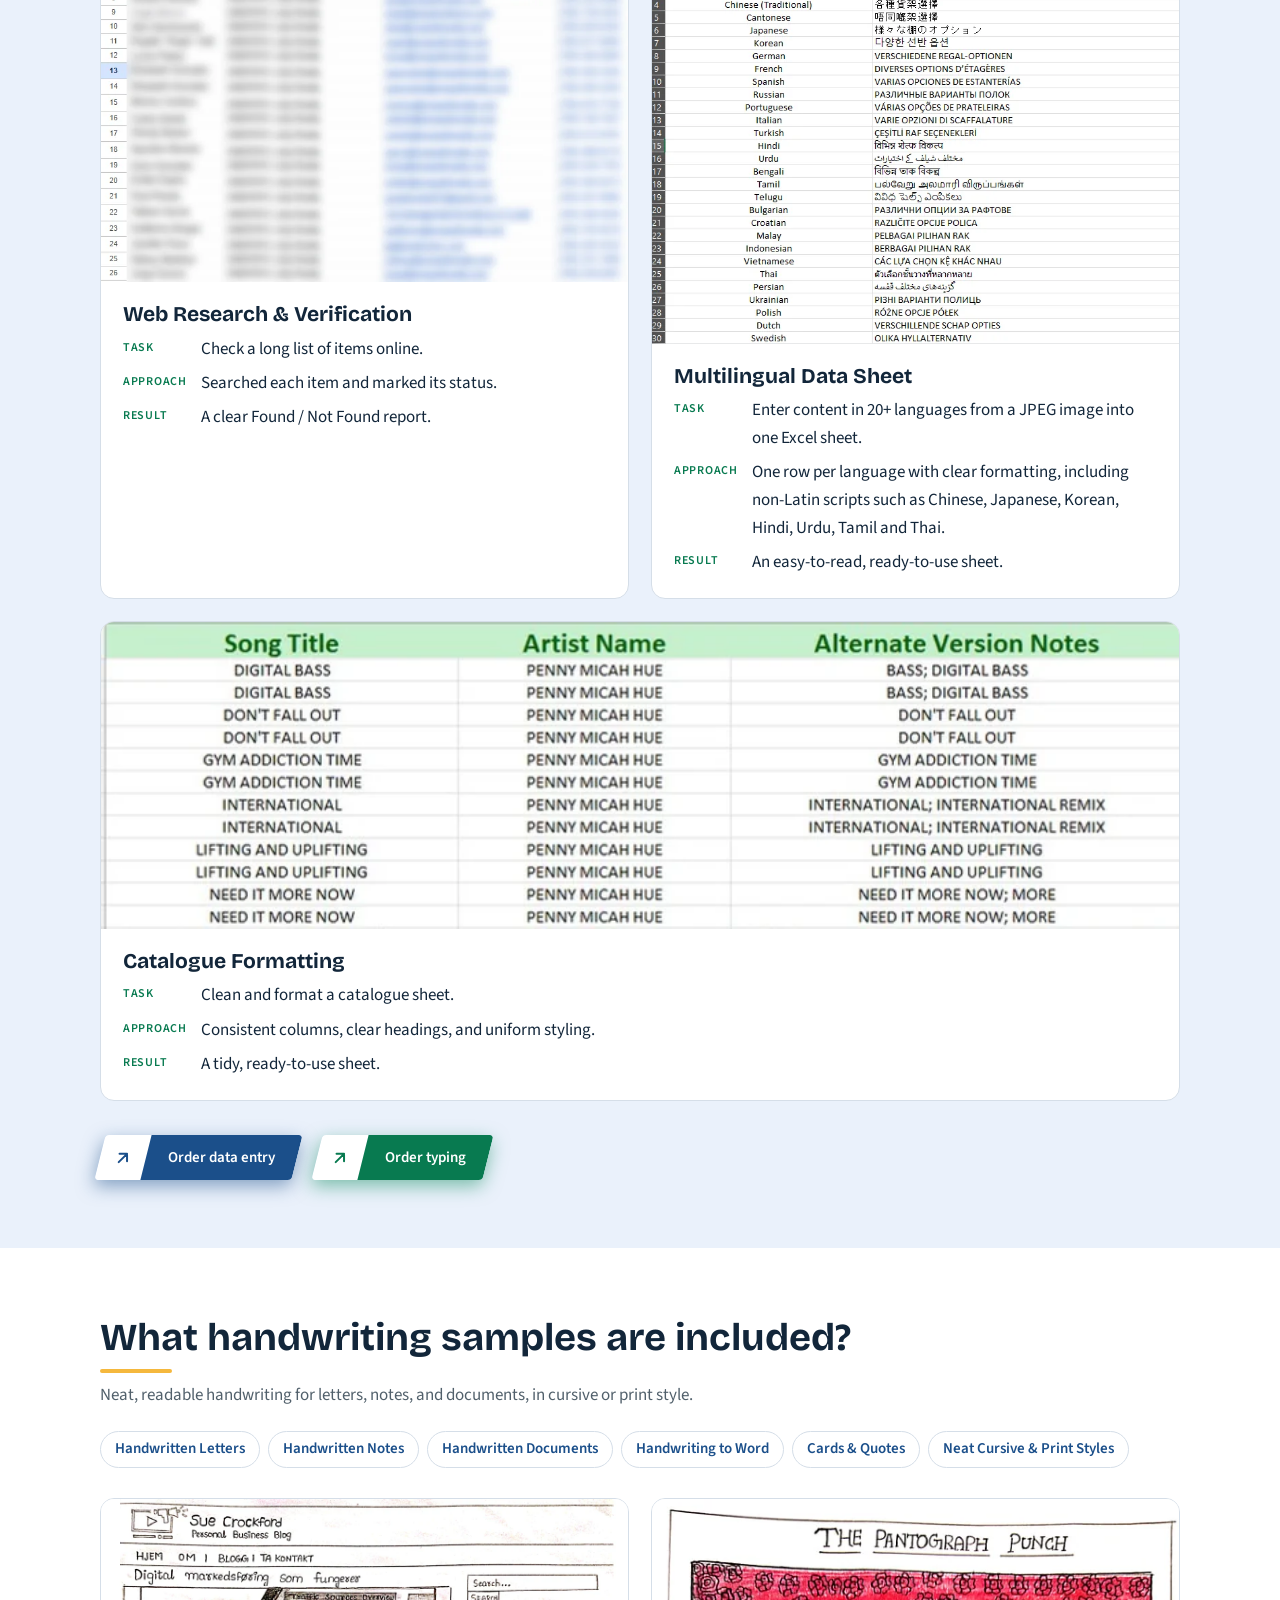
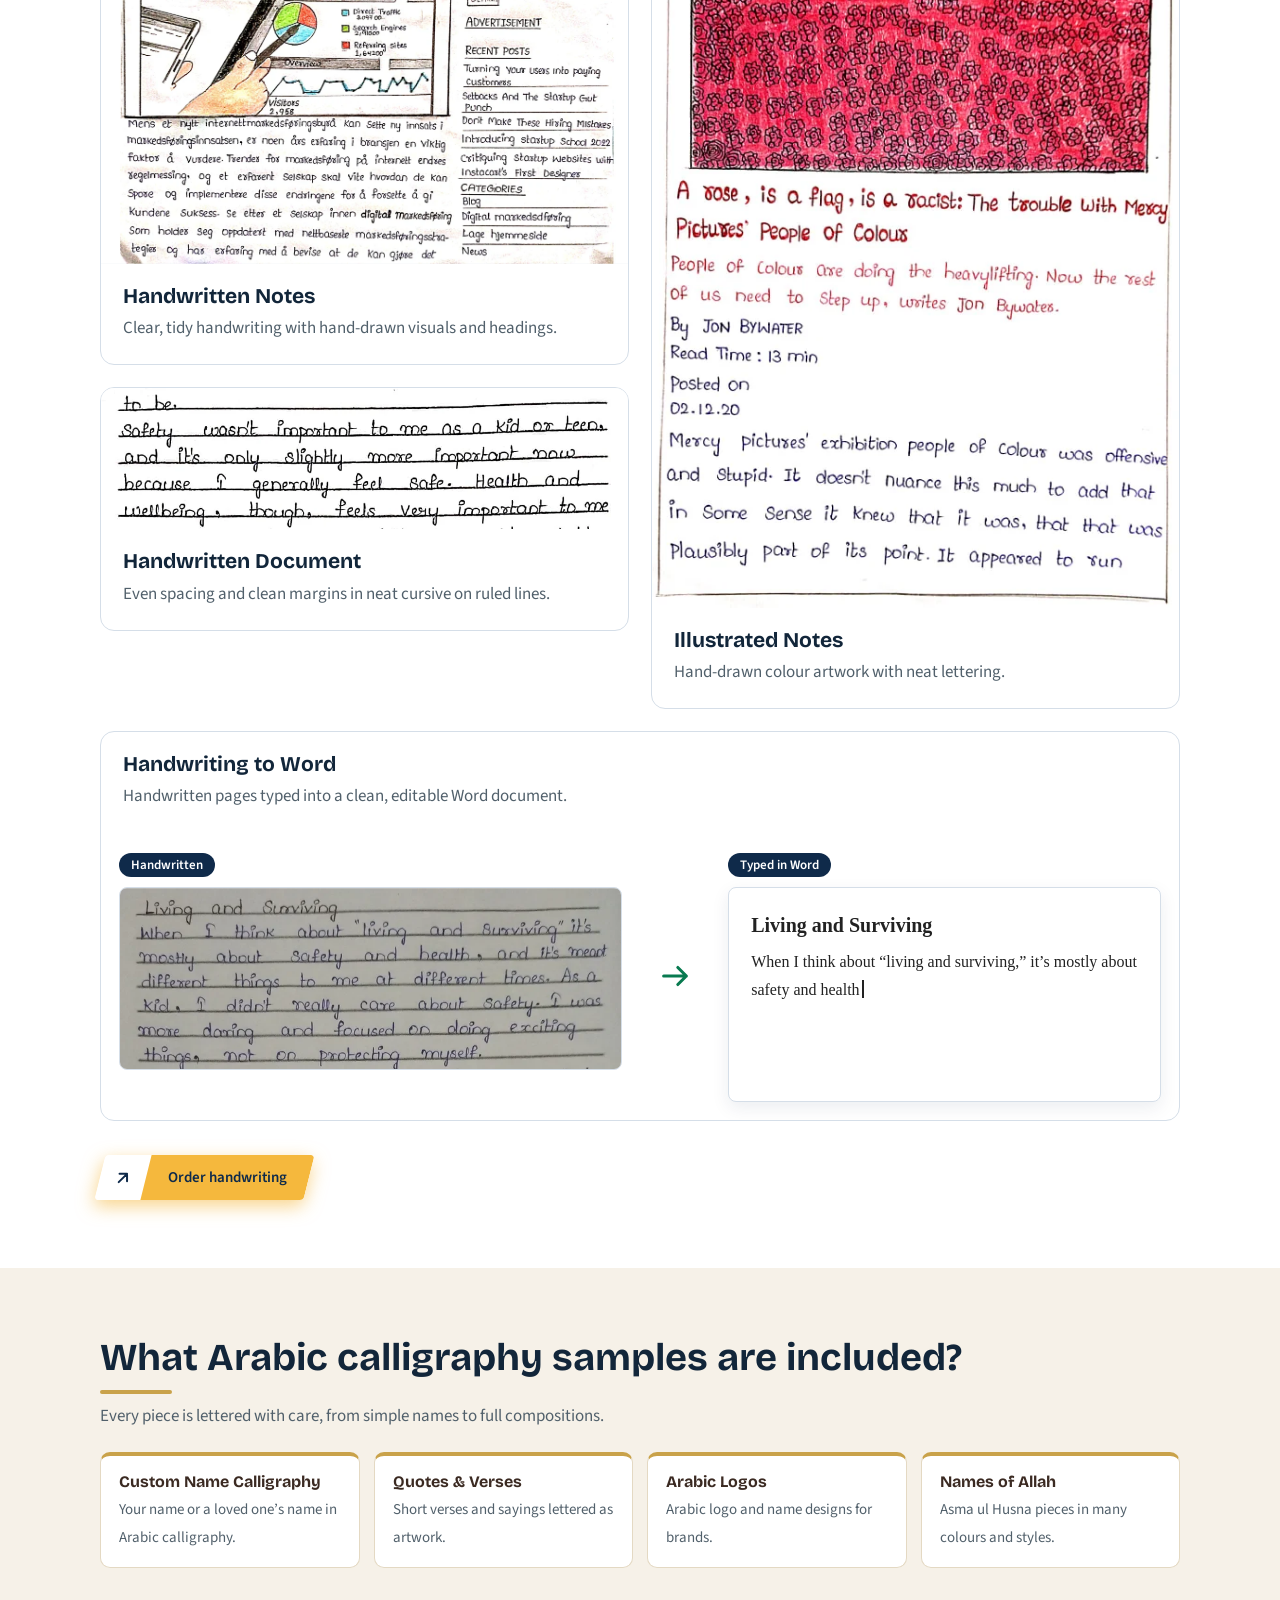
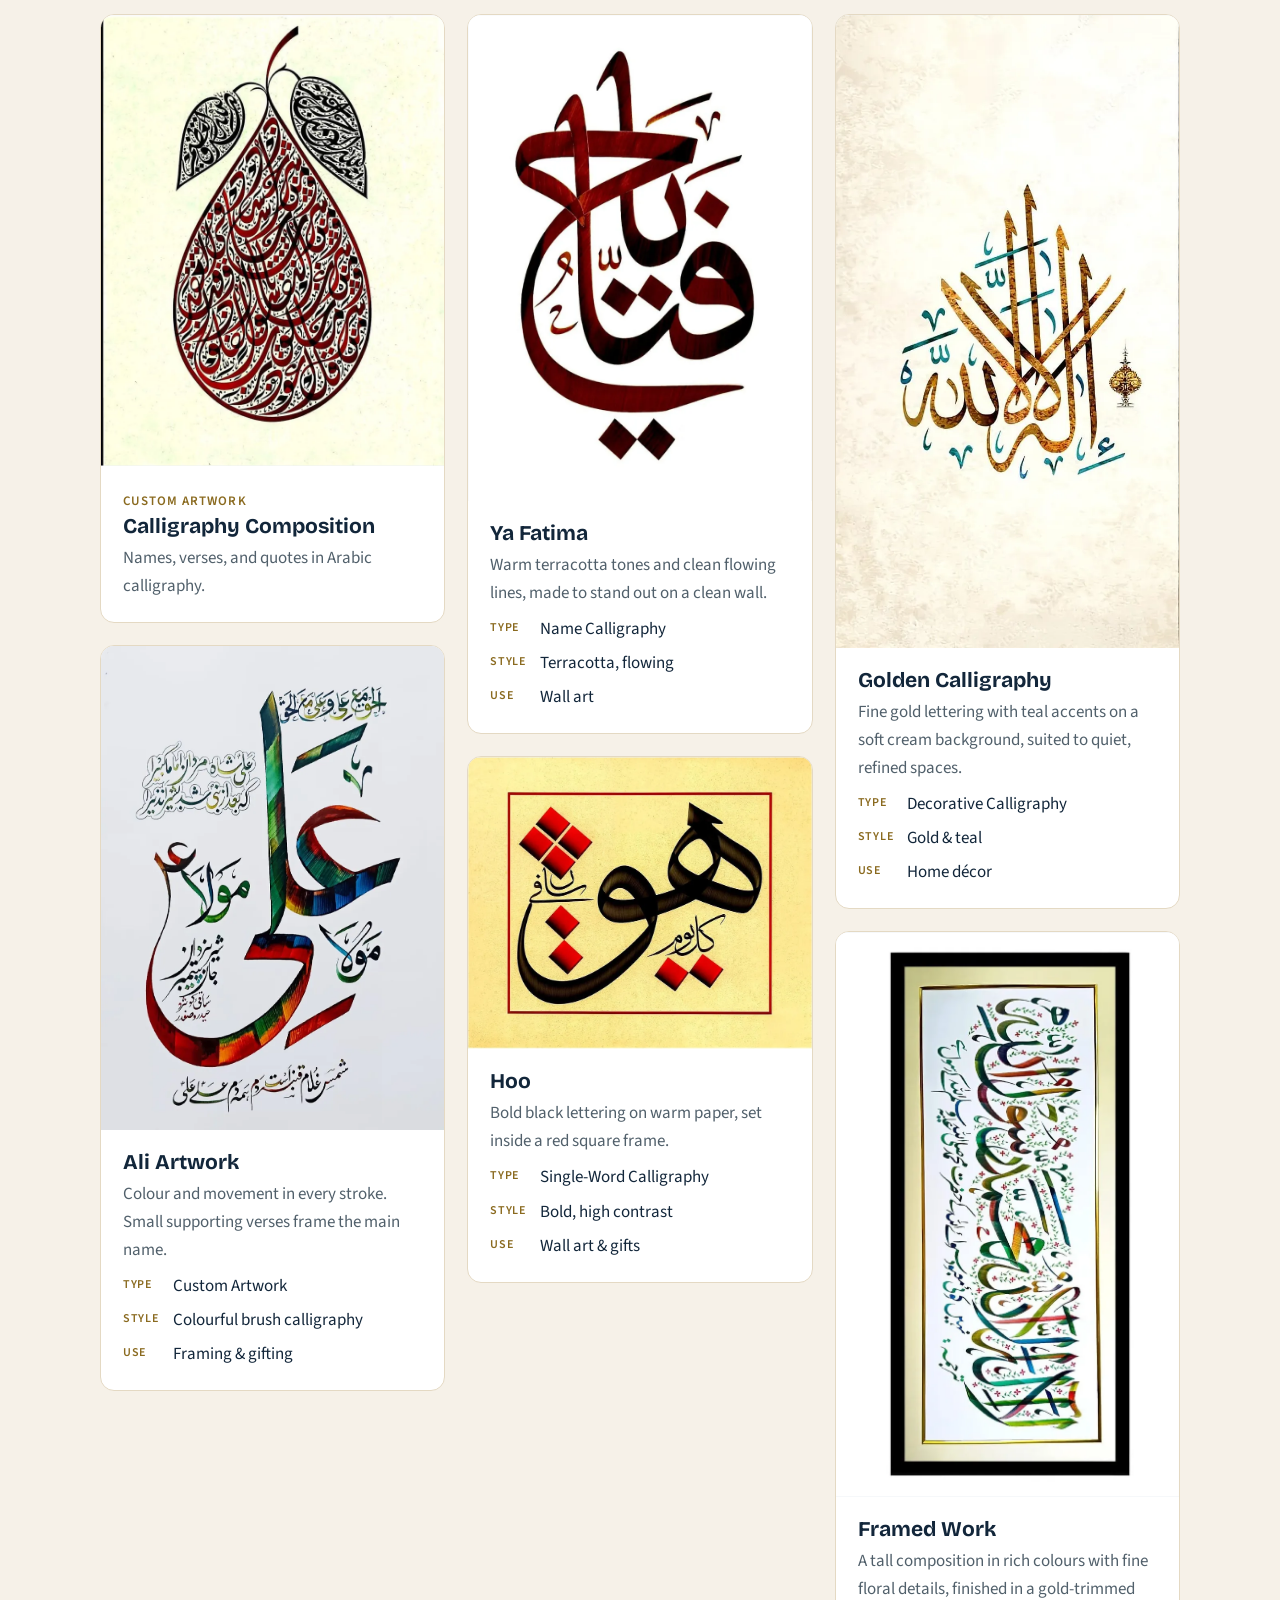
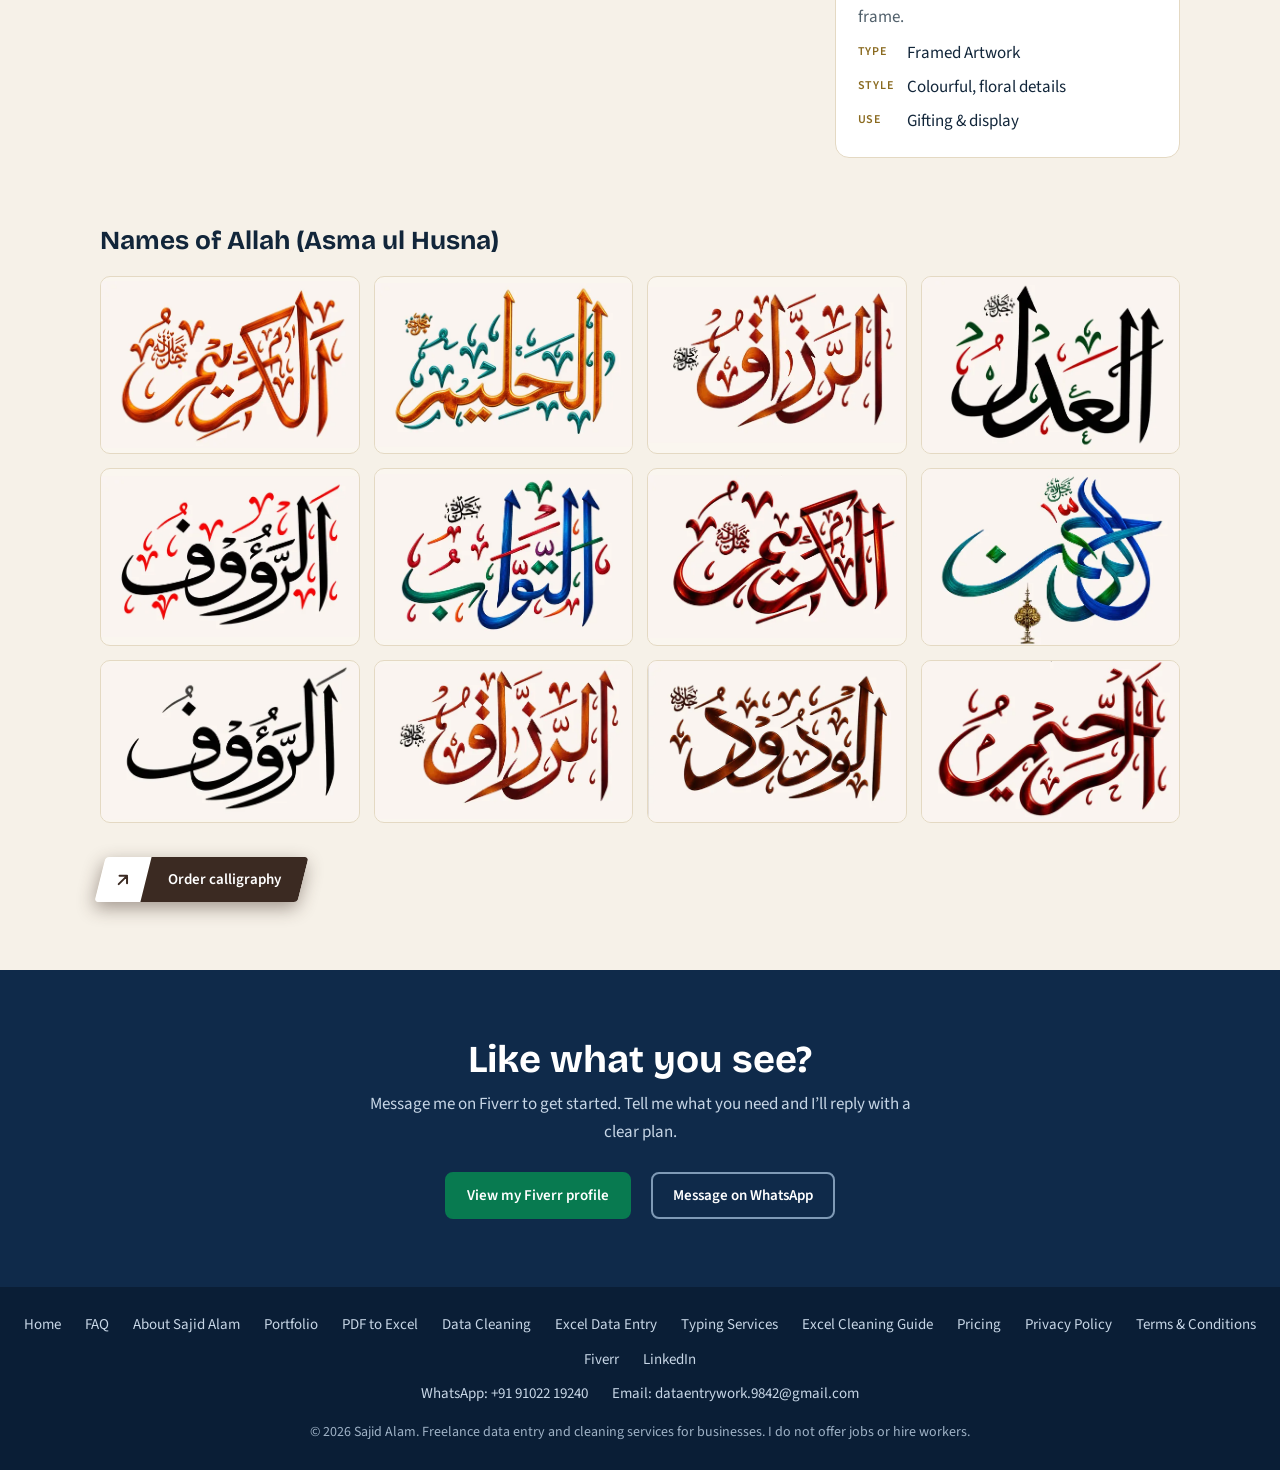
<file: portfolio.html>
<!DOCTYPE html>
<html lang="en">
<head>
<meta charset="utf-8">
<meta name="viewport" content="width=device-width, initial-scale=1">
<title>Portfolio | Excel Data Entry &amp; Typing Samples | Sajid Alam</title>
<meta name="description" content="Work samples by Sajid Alam, freelance B2B data specialist: Excel and Google Sheets data entry, web research and typing. Client data is blurred.">
<meta name="robots" content="index, follow, max-image-preview:large, max-snippet:-1">
<meta name="author" content="Sajid Alam">
<meta name="theme-color" content="#0F2A4A">
<link rel="canonical" href="https://www.dataentry.work/portfolio">
<link rel="icon" href="/favicon.ico" sizes="48x48">
<link rel="icon" href="/favicon-48.png" type="image/png" sizes="48x48">
<link rel="icon" href="/favicon.png" type="image/png" sizes="192x192">
<link rel="apple-touch-icon" href="/apple-touch-icon.png">
<link rel="manifest" href="/manifest.webmanifest">
<meta property="og:type" content="website">
<meta property="og:site_name" content="Sajid Alam">
<meta property="og:locale" content="en_US">
<meta property="og:url" content="https://www.dataentry.work/portfolio">
<meta property="og:title" content="Portfolio | Excel Data Entry &amp; Typing Samples | Sajid Alam">
<meta property="og:description" content="Work samples by Sajid Alam, freelance B2B data specialist: Excel and Google Sheets data entry, web research and typing. Client data is blurred.">
<meta property="og:image" content="https://www.dataentry.work/preview.jpg">
<meta property="og:image:width" content="1200">
<meta property="og:image:height" content="630">
<meta property="og:image:alt" content="Sajid Alam, freelance B2B data specialist">
<meta name="twitter:card" content="summary_large_image">
<meta name="twitter:title" content="Portfolio | Excel Data Entry &amp; Typing Samples | Sajid Alam">
<meta name="twitter:description" content="Work samples by Sajid Alam, freelance B2B data specialist: Excel and Google Sheets data entry, web research and typing. Client data is blurred.">
<meta name="twitter:image" content="https://www.dataentry.work/preview.jpg">
<meta name="twitter:image:alt" content="Sajid Alam, freelance B2B data specialist">
<script type="application/ld+json">{"@context":"https://schema.org","@graph":[{"@type":"WebSite","@id":"https://www.dataentry.work/#website","url":"https://www.dataentry.work/","name":"Sajid Alam","alternateName":["Sajid Alam Data Entry","Sajid Alam Freelance Data Specialist"],"inLanguage":"en","publisher":{"@id":"https://www.dataentry.work/#person"}},{"@type":"Person","@id":"https://www.dataentry.work/#person","name":"Sajid Alam","alternateName":"Sajid Alam Data Entry","jobTitle":"Freelance B2B Data Specialist","description":"Freelance data entry and data cleaning specialist offering data entry, typing, handwriting, and Arabic calligraphy services to businesses. Level 2 seller on Fiverr.","url":"https://www.dataentry.work/","image":"https://www.dataentry.work/img/sajid-alam-freelance-data-entry-expert.webp","sameAs":["https://www.fiverr.com/sajidalam565","https://www.linkedin.com/in/sajid-alam-93083b26a"],"address":{"@type":"PostalAddress","addressCountry":"IN"},"knowsLanguage":["Hindi","English","Arabic"],"knowsAbout":["Data entry","Data cleaning","Web research","Microsoft Excel","Typing services","Handwriting services","Arabic calligraphy"],"award":"Fiverr Level 2 Seller","hasCredential":[{"@type":"EducationalOccupationalCredential","name":"B.Sc. Mathematics","credentialCategory":"degree","recognizedBy":{"@type":"CollegeOrUniversity","name":"Babasaheb Bhimrao Ambedkar Bihar University","url":"https://brabu.ac.in/"}},{"@type":"EducationalOccupationalCredential","name":"Advanced Diploma in Computer Applications (ADCA)","credentialCategory":"diploma","recognizedBy":{"@type":"Organization","name":"Indian Council of Computer Technology"}},{"@type":"EducationalOccupationalCredential","name":"Be10x AI Course","credentialCategory":"certificate"}],"alumniOf":{"@type":"CollegeOrUniversity","name":"Babasaheb Bhimrao Ambedkar Bihar University","url":"https://brabu.ac.in/"}},{"@type":"CollectionPage","@id":"https://www.dataentry.work/portfolio#page","url":"https://www.dataentry.work/portfolio","name":"Portfolio: Excel data entry and typing samples","description":"Work samples by Sajid Alam, freelance B2B data specialist: Excel and Google Sheets data entry, web research and typing. Client data is blurred.","inLanguage":"en","isPartOf":{"@id":"https://www.dataentry.work/#website"},"about":{"@id":"https://www.dataentry.work/#person"},"author":{"@id":"https://www.dataentry.work/#person"},"primaryImageOfPage":{"@type":"ImageObject","url":"https://www.dataentry.work/preview.jpg","width":1200,"height":630},"dateModified":"2026-11-11"},{"@type":"BreadcrumbList","itemListElement":[{"@type":"ListItem","position":1,"name":"Home","item":"https://www.dataentry.work/"},{"@type":"ListItem","position":2,"name":"Portfolio","item":"https://www.dataentry.work/portfolio"}]}]}</script>
<link rel="preload" href="/fonts/sourcesans3-400.woff2" as="font" type="font/woff2" crossorigin>
<link rel="stylesheet" href="/css/fonts.css">
<style>
:root{--navy:#0F2A4A;--navy-d:#0A1E36;--blue:#1B4F8A;--green:#087A50;--green-d:#066241;--mint:#E6F5EE;--sky:#EAF1FB;--amber:#F5B83D;--ink:#12263A;--muted:#51606B;--line:#D5DEE8;--brown:#3B2A22;--gold:#C9A24A;--cream:#F6F1E8;--head:"Bricolage Grotesque","Segoe UI",system-ui,sans-serif;--body:"Source Sans 3","Segoe UI",system-ui,sans-serif}
*{box-sizing:border-box;margin:0}
html{scroll-behavior:smooth;scroll-padding-top:64px}
body{font:400 17px/1.65 var(--body);color:var(--ink);background:#fff}
a{color:inherit}
:focus-visible{outline:3px solid var(--green);outline-offset:3px}
.top :focus-visible,.cta :focus-visible,.lb :focus-visible{outline-color:var(--amber)}
.wrap{max-width:1120px;margin:0 auto;padding:0 20px}
h1,h2,h3{font-family:var(--head);line-height:1.15;font-weight:700}
.top{background-color:var(--navy);background-image:linear-gradient(rgba(255,255,255,.06) 1px,transparent 1px),linear-gradient(90deg,rgba(255,255,255,.06) 1px,transparent 1px);background-size:48px 48px;color:#fff}
header .wrap{display:flex;justify-content:space-between;align-items:center;padding-top:16px;padding-bottom:16px}
.brand{font:700 20px var(--head);text-decoration:none;transition:color .2s}.brand:hover{color:var(--amber)}
nav{display:flex;align-items:center;gap:26px;font-size:15px}
nav a:not(.btn){text-decoration:none;color:#C7D6E6;background:linear-gradient(currentColor,currentColor) left bottom/0 2px no-repeat;padding-bottom:4px;transition:background-size .3s,color .2s}
nav a:not(.btn):hover{color:#fff;background-size:100% 2px}
.btn{display:inline-block;padding:11px 20px;border-radius:8px;font:600 15px var(--body);text-decoration:none;border:2px solid var(--green);background:var(--green);color:#fff;transition:transform .25s,box-shadow .25s,background .25s}
.btn:hover{background:var(--green-d);transform:translateY(-2px);box-shadow:0 8px 22px rgba(11,138,91,.4)}
.btn.o{background:transparent;border-color:#7F9AB6}.btn.o:hover{background:rgba(255,255,255,.1);border-color:#fff}
.hero{padding:44px 0 56px}
.chip{display:inline-block;background:var(--amber);color:var(--navy);font:600 14px var(--body);padding:5px 14px;border-radius:999px;margin-bottom:16px}
h1{font-size:clamp(36px,6vw,60px);margin-bottom:14px}
.lead{max-width:36em;color:#C7D6E6;font-size:19px}
.note{display:inline-flex;gap:8px;align-items:center;margin-top:20px;padding:8px 14px;border-left:3px solid var(--amber);background:rgba(255,255,255,.08);font-size:15px;color:#DCE7F2}
.note svg{width:18px;height:18px;flex:none;fill:none;stroke:var(--amber);stroke-width:2;stroke-linecap:round;stroke-linejoin:round}
.tiles{display:grid;grid-template-columns:repeat(3,1fr);gap:16px;margin-top:36px}
.tile{display:flex;align-items:center;gap:14px;padding:18px 20px;border-radius:12px;text-decoration:none;color:#fff;border:1px solid rgba(255,255,255,.2);background:rgba(255,255,255,.07);transition:transform .3s,background .3s,border-color .3s,box-shadow .3s}
.tile:hover{transform:translateY(-4px);background:rgba(255,255,255,.14);border-color:var(--amber);box-shadow:0 12px 28px rgba(0,0,0,.3)}
.tile i{flex:none;width:48px;height:48px;border-radius:12px;display:grid;place-items:center;font-style:normal;font:700 21px var(--head)}
.tile b{display:block;font:700 18px var(--head)}.tile span{font-size:14px;color:#C7D6E6}
.t1 i{background:var(--green)}.t2 i{background:var(--amber);color:var(--navy)}.t3 i{background:var(--gold);color:var(--brown);font-size:20px}
section{padding:68px 0}
h2{font-size:clamp(27px,4vw,38px);margin-bottom:8px}
.sub{color:var(--muted);max-width:40em;margin-bottom:22px}
.skills{display:flex;flex-wrap:wrap;gap:8px;margin-bottom:30px}
.skills span{background:#fff;border:1px solid var(--line);color:var(--blue);padding:5px 14px;border-radius:999px;font-size:15px;font-weight:600;transition:transform .2s,background .2s,border-color .2s}
.skills span:hover{transform:translateY(-3px);background:var(--mint);border-color:var(--green)}
.s-de{background:var(--sky);--ac:var(--green)}.s-hw{background:#fff;--ac:var(--amber)}.s-cg{background:var(--cream);--ac:var(--gold)}
.g2{display:grid;grid-template-columns:repeat(2,1fr);gap:22px;align-items:stretch}
.pc{background:#fff;border:1px solid var(--line);border-radius:14px;overflow:hidden;display:flex;flex-direction:column;transition:transform .3s,box-shadow .3s,border-color .3s}
.pc:hover{transform:translateY(-6px);box-shadow:0 18px 38px rgba(15,42,74,.15);border-color:var(--ac)}
.s-cg .pc{border-color:#E4D9C3}
.span2,.span3{grid-column:1/-1}
.g3{display:grid;grid-template-columns:repeat(3,1fr);gap:22px;align-items:stretch}
.zoom{position:relative;display:block;width:100%;padding:0;border:0;background:#EEF2F6;cursor:zoom-in;overflow:hidden}
.zoom img{display:block;width:100%;height:auto;transition:transform .5s}
.pc:hover .zoom img{transform:scale(1.04)}
.zi{position:absolute;right:12px;bottom:12px;width:38px;height:38px;border-radius:50%;background:rgba(15,42,74,.82);display:grid;place-items:center;opacity:0;transform:scale(.8);transition:opacity .3s,transform .3s}
.zi svg{width:19px;height:19px;fill:none;stroke:#fff;stroke-width:2;stroke-linecap:round}
.pc:hover .zi,.zoom:focus-visible .zi{opacity:1;transform:scale(1)}
.lock{position:absolute;left:12px;top:12px;background:rgba(15,42,74,.88);color:#fff;font:600 13px var(--body);padding:4px 12px;border-radius:999px}
.pb{padding:20px 22px 22px}
.pb h3{font-size:21px;margin-bottom:6px}
.pb p{color:var(--muted)}
dl.d{display:grid;grid-template-columns:auto 1fr;gap:6px 14px;margin-top:8px}
dl.d dt{font:600 12px var(--body);text-transform:uppercase;letter-spacing:.06em;color:var(--green);padding-top:4px}
.s-cg dl.d dt{color:#8A6A1F}
dl.d dd{color:var(--ink)}
.tag{font:600 13px var(--body);color:#8A6A1F;text-transform:uppercase;letter-spacing:.08em}
.wd{display:grid;grid-template-columns:1fr auto 1fr;gap:0;align-items:stretch}
.wd>div{padding:18px}
.lab{display:inline-block;font:600 13px var(--body);background:var(--navy);color:#fff;padding:3px 12px;border-radius:999px;margin-bottom:10px}
.wd .zoom{border-radius:8px;border:1px solid var(--line)}
.arrow{display:grid;place-items:center;color:var(--green)}
.arrow svg{width:34px;height:34px;fill:none;stroke:currentColor;stroke-width:2.2;stroke-linecap:round;stroke-linejoin:round}
.paper{background:#fff;border:1px solid var(--line);border-radius:8px;padding:20px 22px;box-shadow:0 6px 18px rgba(15,42,74,.08);font-family:Georgia,"Times New Roman",serif;font-size:16px;line-height:1.7;color:#222;height:calc(100% - 38px)}
.paper b{display:block;font-size:20px;margin-bottom:6px}
.mas{columns:3 300px;column-gap:22px;margin-bottom:46px}
.mas .pc{display:inline-flex;width:100%;margin-bottom:22px;break-inside:avoid}
.sub2{margin:8px 0 20px;font-size:26px}
.offer{display:grid;grid-template-columns:repeat(4,1fr);gap:14px;margin-bottom:46px}
.offer div{background:#fff;border:1px solid #E4D9C3;border-top:4px solid var(--gold);border-radius:10px;padding:16px 18px;transition:transform .3s,box-shadow .3s}
.offer div:hover{transform:translateY(-4px);box-shadow:0 12px 26px rgba(59,42,34,.14)}
.offer b{display:block;font:700 16px var(--head);color:var(--brown);margin-bottom:4px}.offer span{font-size:15px;color:var(--muted)}
.ng{display:grid;grid-template-columns:repeat(4,1fr);gap:14px}
.ng .zoom{border-radius:10px;border:1px solid #E4D9C3;background:#FAF6EF;transition:transform .3s,box-shadow .3s}
.ng .zoom:hover{transform:translateY(-4px) scale(1.02);box-shadow:0 12px 26px rgba(59,42,34,.16)}
.ng .zoom:hover img{transform:none}
.gc-a{--c:var(--blue);--g:rgba(27,79,138,.5)}.gc-b{--c:var(--green);--g:rgba(11,138,91,.5)}.gc-c{--c:#F5B83D;--g:rgba(245,184,61,.6);--t:var(--navy)}.gc-d{--c:var(--brown);--g:rgba(59,42,34,.45)}
.gig{display:inline-flex;transform:skewX(-14deg);border-radius:4px;overflow:hidden;text-decoration:none;box-shadow:0 6px 18px var(--g);transition:box-shadow .25s,transform .25s;animation:glow 3s ease-in-out infinite}
.gig .gi{display:grid;place-items:center;width:46px;background:#fff;color:var(--c)}
.gig .gt{background:var(--c);color:var(--t,#fff);padding:12px 22px;font:600 15px var(--body)}
.gig svg{width:20px;height:20px;fill:none;stroke:currentColor;stroke-width:2.4;stroke-linecap:round;stroke-linejoin:round;transform:skewX(14deg)}
.gig b{display:inline-block;transform:skewX(14deg);font-weight:600;white-space:nowrap}
.gig:hover{transform:skewX(-14deg) translateY(-2px);box-shadow:0 10px 30px var(--g),0 0 20px var(--g)}
.gc-c .gi{color:var(--navy)}
@keyframes glow{50%{box-shadow:0 6px 30px var(--g),0 0 16px var(--g)}}
.ctas{display:flex;flex-wrap:wrap;gap:20px;margin-top:34px}
.cta{background:var(--navy);color:#fff;text-align:center}
.cta p{color:#C7D6E6;max-width:34em;margin:0 auto 26px}
.cta .ctas{justify-content:center;margin-top:0}
footer{background:var(--navy-d);color:#9FB2C6;padding:26px 0;font-size:14px;text-align:center}
footer nav{justify-content:center;flex-wrap:wrap;gap:6px 0}
footer nav+nav{margin-top:6px}
footer a{color:#D5E1EC;margin:0 12px;text-decoration:none}footer a:hover{text-decoration:underline}
footer p{margin-top:10px}
.rv{opacity:0;transform:translateY(26px);transition:opacity .7s,transform .7s cubic-bezier(.2,.7,.2,1)}
.rv.in{opacity:1;transform:none}
.lb{position:fixed;inset:0;z-index:100;background:rgba(6,16,30,.92);display:none;align-items:center;justify-content:center;padding:56px 16px 24px;flex-direction:column;animation:fade .25s}
.lb.on{display:flex}
@keyframes fade{from{opacity:0}}
.lb img{max-width:min(96vw,1100px);max-height:80vh;width:auto;height:auto;border-radius:8px;background:#fff;box-shadow:0 20px 60px rgba(0,0,0,.5);animation:pop .35s cubic-bezier(.2,.7,.2,1)}
@keyframes pop{from{opacity:0;transform:scale(.94)}}
.lb p{color:#E3ECF5;margin-top:14px;font-size:16px;text-align:center}
.lb button{position:absolute;border:0;background:rgba(255,255,255,.14);color:#fff;width:46px;height:46px;border-radius:50%;font-size:26px;line-height:1;cursor:pointer;transition:background .2s}
.lb button:hover{background:rgba(255,255,255,.28)}
.lbx{top:14px;right:14px}.lbp{left:14px;top:50%}.lbn{right:14px;top:50%}

.prog{position:fixed;top:0;left:0;right:0;height:3px;z-index:120;pointer-events:none}
.prog i{display:block;height:100%;background:linear-gradient(90deg,var(--green),var(--amber));transform-origin:left;transform:scaleX(0)}
.top{position:relative;overflow:hidden}
.top>header,.top>.hero{position:relative;z-index:1}
.stars{position:absolute;inset:0;pointer-events:none}
.stars i{--run:480px;position:absolute;left:var(--x);top:var(--y);width:var(--len);height:2px;border-radius:2px;background:linear-gradient(90deg,rgba(255,255,255,0),rgba(255,255,255,.85));opacity:0;animation:shoot var(--d) linear var(--delay) infinite}
.stars i::after{content:"";position:absolute;right:-2px;top:-2px;width:6px;height:6px;border-radius:50%;background:#fff;box-shadow:0 0 8px 3px rgba(255,255,255,.7),0 0 18px 6px rgba(160,200,255,.35)}
@keyframes shoot{0%{opacity:0;transform:rotate(142deg) translateX(0)}1.5%{opacity:1}9%{opacity:1}12.5%,100%{opacity:0;transform:rotate(142deg) translateX(var(--run))}}
.hero .chip,.hero h1,.hero .lead,.hero .note,.hero .tiles{animation:up .85s cubic-bezier(.2,.7,.2,1) backwards}
.hero .chip{animation-delay:.1s}.hero h1{animation-delay:.2s}.hero .lead{animation-delay:.35s}
@keyframes upslide{from{transform:translateY(24px)}}
.hero h1,.hero .lead{animation-name:upslide}.hero .note{animation-delay:.5s}.hero .tiles{animation-delay:.65s}
@keyframes up{from{opacity:0;transform:translateY(24px)}}
section[class^=s-] h2::after{content:"";display:block;width:0;height:4px;border-radius:4px;background:var(--ac);margin-top:10px;transition:width .9s .35s cubic-bezier(.2,.7,.2,1)}
section[class^=s-] h2.in::after{width:72px}
.skills.in span{animation:pop .55s cubic-bezier(.2,.7,.2,1) backwards}
@keyframes pop{from{opacity:0;transform:translateY(12px) scale(.9)}}
.rv .zoom img{clip-path:inset(0 0 100% 0)}
.rv.in .zoom img{clip-path:inset(0);transition:transform .5s,clip-path 1.1s .2s cubic-bezier(.2,.7,.2,1)}
.arrow svg{animation:nudge 1.6s ease-in-out infinite}
@keyframes nudge{50%{transform:translateX(6px)}}
.caret{display:inline-block;width:2px;height:1.1em;background:#222;margin-left:2px;vertical-align:-3px;animation:blink 1s steps(1) infinite}
@keyframes blink{50%{opacity:0}}
.up{position:fixed;right:18px;bottom:18px;width:46px;height:46px;border-radius:50%;border:0;background:var(--green);cursor:pointer;display:grid;place-items:center;box-shadow:0 8px 20px rgba(11,138,91,.45);opacity:0;transform:translateY(16px);pointer-events:none;transition:opacity .3s,transform .3s,background .2s;z-index:90}
.up.on{opacity:1;transform:none;pointer-events:auto}.up.on:hover{background:var(--green-d);transform:translateY(-3px)}
.up svg{width:22px;height:22px;fill:none;stroke:#fff;stroke-width:2.4;stroke-linecap:round;stroke-linejoin:round}
.pc:hover,.offer div:hover{background-image:radial-gradient(circle 240px at var(--mx,50%) var(--my,50%),rgba(11,138,91,.07),transparent)}
.hwg{display:grid;grid-template-columns:1fr 1fr;gap:22px;align-items:start}
.hwc{display:flex;flex-direction:column;gap:22px}
.wdc{margin-top:22px}
.wd{grid-template-columns:1.15fr auto 1fr}
@media(max-width:860px){.hwg{grid-template-columns:1fr}.stars i{--run:300px;width:90px}.up{right:12px;bottom:12px}}
@media(max-width:860px){
nav a:not(.btn){display:none}
.tiles,.g2,.g3,.offer{grid-template-columns:1fr}
.ng{grid-template-columns:repeat(2,1fr)}
.wd{grid-template-columns:1fr}.arrow{padding:4px;transform:rotate(90deg)}
section{padding:50px 0}
.paper{height:auto}
.lbp,.lbn{top:auto;bottom:18px}
}
@media(prefers-reduced-motion:reduce){html{scroll-behavior:auto}*,*::before,*::after{animation:none!important;transition:none!important}.rv{opacity:1;transform:none}.rv .zoom img{clip-path:none}}

.skip{position:absolute;left:-999px;top:8px;background:#fff;color:var(--navy);padding:8px 14px;border-radius:6px;z-index:200;font-weight:600}.skip:focus{left:8px}
.upd{margin-top:16px;font-size:14px;color:#9FB2C6}
.bc{display:flex;gap:8px;font-size:14px;color:#C7D6E6;margin-bottom:14px}.bc a{text-decoration:none;transition:color .2s}.bc a:hover{color:#fff;text-decoration:underline}
</style>
<noscript><style>.rv{opacity:1!important;transform:none!important}.rv .zoom img{clip-path:none!important}</style></noscript>
<link rel="stylesheet" href="/css/consent.css">
</head>
<body>
<a class="skip" href="#main">Skip to content</a>
<div class="prog" aria-hidden="true"><i></i></div>
<button class="up" aria-label="Back to top"><svg viewBox="0 0 24 24" aria-hidden="true"><path d="M6 14l6-6 6 6"/></svg></button>
<div class="top">
<div class="stars" aria-hidden="true"><i style="--x:78%;--y:8%;--d:11s;--delay:1s;--len:130px"></i><i style="--x:92%;--y:28%;--d:14s;--delay:5s;--len:110px"></i><i style="--x:62%;--y:3%;--d:9s;--delay:8s;--len:150px"></i><i style="--x:40%;--y:14%;--d:16s;--delay:3s;--len:100px"></i><i style="--x:97%;--y:46%;--d:13s;--delay:10s;--len:120px"></i><i style="--x:22%;--y:5%;--d:18s;--delay:13s;--len:90px"></i></div>
<header>
<div class="wrap">
<a class="brand" href="/">Sajid Alam</a>
<nav aria-label="Main"><a href="/#services">Services</a><a href="/portfolio">Portfolio</a><a href="/#experience">Experience</a><a href="/#education">Education</a><a href="/#about">About</a><a href="/#contact">Contact</a><a data-track="fiverr" class="btn" href="https://www.fiverr.com/sajidalam565" rel="me">Hire on Fiverr</a></nav>
</div>
</header>
<div class="hero">
<div class="wrap">
<nav class="bc" aria-label="Breadcrumb"><a href="/">Home</a><span aria-hidden="true">/</span><span aria-current="page">Portfolio</span></nav>
<span class="chip">Sajid Alam | Portfolio</span>
<h1>Excel data entry and typing samples</h1>
<p class="lead">Samples from my data entry, typing, handwriting and Arabic calligraphy services. Each sample shows the task, my approach and the result. I am a freelance B2B data specialist, and orders go through Fiverr.</p>
<p class="note"><svg viewBox="0 0 24 24" aria-hidden="true"><rect x="5" y="11" width="14" height="9" rx="2"/><path d="M8 11V8a4 4 0 018 0v3"/></svg>Private client data in the samples is blurred to protect privacy.</p>
<p class="upd">By <a href="/#about" rel="author" style="color:inherit">Sajid Alam</a> | Last updated: <time datetime="2026-11-11">11 November 2026</time></p>
<div class="tiles">
<a class="tile t1" href="#data-entry"><i>01</i><div><b>Data Entry &amp; Typing</b><span>5 samples</span></div></a>
<a class="tile t2" href="#handwriting"><i>02</i><div><b>Handwriting</b><span>4 samples</span></div></a>
<a class="tile t3" href="#calligraphy"><i>03</i><div><b>Arabic Calligraphy</b><span>18 pieces</span></div></a>
</div>
</div>
</div>
</div>

<main id="main">
<section id="data-entry" class="s-de">
<div class="wrap">
<h2 class="rv">What data entry and typing samples can I see?</h2>
<p class="sub rv">Well-organised work in Excel and Google Sheets. Each finished file is reviewed against your source data before delivery.</p>
<div class="skills rv" aria-label="Services"><span>Excel Data Entry</span><span>Web Research</span><span>Data Cleaning</span><span>Typing Services</span><span>PDF to Word/Excel</span><span>Document Formatting</span><span>Image to Excel</span><span>Virtual Assistance</span></div>
<div class="g2">
<article class="pc rv"><button class="zoom" data-g="de" data-cap="Customer Database Entry (client data blurred)"><img src="/img/data-entry-customer-database-sample.webp" width="800" height="297" loading="lazy" decoding="async" alt="Customer database data entry sample in Excel with client data blurred"><span class="lock">Client data blurred</span><span class="zi"><svg viewBox="0 0 24 24"><circle cx="11" cy="11" r="6"/><path d="M20 20l-4-4M11 8v6M8 11h6"/></svg></span></button><div class="pb"><h3>Customer Database Entry</h3><dl class="d"><dt>Task</dt><dd>Enter customer records into a structured Excel sheet.</dd><dt>Approach</dt><dd>Careful entry, reviewed against the source data.</dd><dt>Result</dt><dd>Clean, consistent data.</dd></dl></div></article>
<article class="pc rv"><button class="zoom" data-g="de" data-cap="E-commerce Product Data (client data blurred)"><img src="/img/data-entry-ecommerce-product-ids-sample-blurred.webp" width="800" height="455" loading="lazy" decoding="async" alt="E-commerce data entry sample matching Amazon and eBay product IDs in Excel with client data blurred"><span class="lock">Client data blurred</span><span class="zi"><svg viewBox="0 0 24 24"><circle cx="11" cy="11" r="6"/><path d="M20 20l-4-4M11 8v6M8 11h6"/></svg></span></button><div class="pb"><h3>E-commerce Product Data</h3><dl class="d"><dt>Task</dt><dd>Enter Amazon and eBay product IDs from JPEG images into one Excel sheet, matched row by row.</dd><dt>Approach</dt><dd>Numbered with a serial number column, then reviewed against the source data.</dd><dt>Result</dt><dd>A clean, ready-to-use sheet with 3,000+ product entries.</dd></dl></div></article>
<article class="pc rv"><button class="zoom" data-g="de" data-cap="Web Research &amp; Verification (client data blurred)"><img src="/img/web-research-verification-sample.webp" width="782" height="506" loading="lazy" decoding="async" alt="Web research and verification sample spreadsheet with client data blurred"><span class="lock">Client data blurred</span><span class="zi"><svg viewBox="0 0 24 24"><circle cx="11" cy="11" r="6"/><path d="M20 20l-4-4M11 8v6M8 11h6"/></svg></span></button><div class="pb"><h3>Web Research &amp; Verification</h3><dl class="d"><dt>Task</dt><dd>Check a long list of items online.</dd><dt>Approach</dt><dd>Searched each item and marked its status.</dd><dt>Result</dt><dd>A clear Found / Not Found report.</dd></dl></div></article>
<article class="pc rv"><button class="zoom" data-g="de" data-cap="Multilingual Data Sheet"><img src="/img/multilingual-data-sheet-sample.webp" width="782" height="597" loading="lazy" decoding="async" alt="Multilingual data sheet sample with translations in more than 20 languages"><span class="zi"><svg viewBox="0 0 24 24"><circle cx="11" cy="11" r="6"/><path d="M20 20l-4-4M11 8v6M8 11h6"/></svg></span></button><div class="pb"><h3>Multilingual Data Sheet</h3><dl class="d"><dt>Task</dt><dd>Enter content in 20+ languages from a JPEG image into one Excel sheet.</dd><dt>Approach</dt><dd>One row per language with clear formatting, including non-Latin scripts such as Chinese, Japanese, Korean, Hindi, Urdu, Tamil and Thai.</dd><dt>Result</dt><dd>An easy-to-read, ready-to-use sheet.</dd></dl></div></article>
<article class="pc rv span2"><button class="zoom" data-g="de" data-cap="Catalogue Formatting"><img src="/img/excel-catalogue-formatting-sample.webp" width="786" height="224" loading="lazy" decoding="async" alt="Excel catalogue formatting sample, cleaned and formatted"><span class="zi"><svg viewBox="0 0 24 24"><circle cx="11" cy="11" r="6"/><path d="M20 20l-4-4M11 8v6M8 11h6"/></svg></span></button><div class="pb"><h3>Catalogue Formatting</h3><dl class="d"><dt>Task</dt><dd>Clean and format a catalogue sheet.</dd><dt>Approach</dt><dd>Consistent columns, clear headings, and uniform styling.</dd><dt>Result</dt><dd>A tidy, ready-to-use sheet.</dd></dl></div></article>
</div>
<div class="ctas rv"><a data-track="fiverr" class="gig gc-a" href="https://www.fiverr.com/sajidalam565/your-reliable-virtual-assistant-for-data-entry"><span class="gi"><svg viewBox="0 0 24 24" aria-hidden="true"><path d="M7 17L17 7M8 7h9v9"/></svg></span><span class="gt"><b>Order data entry</b></span></a><a data-track="fiverr" class="gig gc-b" href="https://www.fiverr.com/sajidalam565/do-professional-typing-services"><span class="gi"><svg viewBox="0 0 24 24" aria-hidden="true"><path d="M7 17L17 7M8 7h9v9"/></svg></span><span class="gt"><b>Order typing</b></span></a></div>
</div>
</section>

<section id="handwriting" class="s-hw">
<div class="wrap">
<h2 class="rv">What handwriting samples are included?</h2>
<p class="sub rv">Neat, readable handwriting for letters, notes, and documents, in cursive or print style.</p>
<div class="skills rv" aria-label="Services"><span>Handwritten Letters</span><span>Handwritten Notes</span><span>Handwritten Documents</span><span>Handwriting to Word</span><span>Cards &amp; Quotes</span><span>Neat Cursive &amp; Print Styles</span></div>
<div class="hwg">
<div class="hwc">
<article class="pc rv"><button class="zoom" data-g="hw" data-cap="Handwritten Notes"><img src="/img/handwritten-notes-sample.webp" width="1114" height="771" loading="lazy" decoding="async" alt="Handwritten notes sample with a hand-drawn web page sketch"><span class="zi"><svg viewBox="0 0 24 24"><circle cx="11" cy="11" r="6"/><path d="M20 20l-4-4M11 8v6M8 11h6"/></svg></span></button><div class="pb"><h3>Handwritten Notes</h3><p>Clear, tidy handwriting with hand-drawn visuals and headings.</p></div></article>
<article class="pc rv"><button class="zoom" data-g="hw" data-cap="Handwritten Document"><img src="/img/handwritten-document-sample.webp" width="909" height="244" loading="lazy" decoding="async" alt="Handwritten document sample in neat cursive on ruled lines"><span class="zi"><svg viewBox="0 0 24 24"><circle cx="11" cy="11" r="6"/><path d="M20 20l-4-4M11 8v6M8 11h6"/></svg></span></button><div class="pb"><h3>Handwritten Document</h3><p>Even spacing and clean margins in neat cursive on ruled lines.</p></div></article>
</div>
<div class="hwc">
<article class="pc rv"><button class="zoom" data-g="hw" data-cap="Illustrated Notes"><img src="/img/illustrated-handwritten-notes-sample.webp" width="568" height="764" loading="lazy" decoding="async" alt="Illustrated handwritten notes with hand-drawn colour artwork and neat lettering"><span class="zi"><svg viewBox="0 0 24 24"><circle cx="11" cy="11" r="6"/><path d="M20 20l-4-4M11 8v6M8 11h6"/></svg></span></button><div class="pb"><h3>Illustrated Notes</h3><p>Hand-drawn colour artwork with neat lettering.</p></div></article>
</div>
</div>
<article class="pc rv wdc"><div class="pb"><h3>Handwriting to Word</h3><p>Handwritten pages typed into a clean, editable Word document.</p></div><div class="wd"><div><span class="lab">Handwritten</span><button class="zoom" data-g="hw" data-cap="Handwritten page"><img src="/img/handwriting-to-word-sample.webp" width="769" height="278" loading="lazy" decoding="async" alt="Handwriting to Word sample: handwritten page before typing"><span class="zi"><svg viewBox="0 0 24 24"><circle cx="11" cy="11" r="6"/><path d="M20 20l-4-4M11 8v6M8 11h6"/></svg></span></button></div><div class="arrow"><svg viewBox="0 0 24 24" aria-hidden="true"><path d="M4 12h16M14 6l6 6-6 6"/></svg></div><div><span class="lab">Typed in Word</span><div class="paper" id="typed"><b>Living and Surviving</b><span class="tx">When I think about “living and surviving,” it’s mostly about safety and health, and it’s meant different things to me at different times. As a kid, I didn’t really care about safety. I was more daring and focused on doing exciting things, not on protecting myself.</span></div></div></div></article>
<div class="ctas rv"><a data-track="fiverr" class="gig gc-c" href="https://www.fiverr.com/sajidalam565/write-professional-handwritten-notes-and-letters"><span class="gi"><svg viewBox="0 0 24 24" aria-hidden="true"><path d="M7 17L17 7M8 7h9v9"/></svg></span><span class="gt"><b>Order handwriting</b></span></a></div>
</div>
</section>

<section id="calligraphy" class="s-cg">
<div class="wrap">
<h2 class="rv">What Arabic calligraphy samples are included?</h2>
<p class="sub rv">Every piece is lettered with care, from simple names to full compositions.</p>
<div class="offer rv"><div><b>Custom Name Calligraphy</b><span>Your name or a loved one’s name in Arabic calligraphy.</span></div><div><b>Quotes &amp; Verses</b><span>Short verses and sayings lettered as artwork.</span></div><div><b>Arabic Logos</b><span>Arabic logo and name designs for brands.</span></div><div><b>Names of Allah</b><span>Asma ul Husna pieces in many colours and styles.</span></div></div>
<div class="mas">
<article class="pc rv"><button class="zoom" data-g="cg" data-cap="Custom calligraphy composition"><img src="/img/arabic-calligraphy-composition-pear.webp" width="744" height="976" loading="lazy" decoding="async" alt="Arabic calligraphy composition in the shape of a pear"><span class="zi"><svg viewBox="0 0 24 24"><circle cx="11" cy="11" r="6"/><path d="M20 20l-4-4M11 8v6M8 11h6"/></svg></span></button><div class="pb"><span class="tag">Custom Artwork</span><h3>Calligraphy Composition</h3><p>Names, verses, and quotes in Arabic calligraphy.</p></div></article>
<article class="pc rv"><button class="zoom" data-g="cg" data-cap="Ali Artwork"><img src="/img/arabic-calligraphy-ali-artwork.webp" width="851" height="1200" loading="lazy" decoding="async" alt="Colourful brush calligraphy artwork of the name Ali"><span class="zi"><svg viewBox="0 0 24 24"><circle cx="11" cy="11" r="6"/><path d="M20 20l-4-4M11 8v6M8 11h6"/></svg></span></button><div class="pb"><h3>Ali Artwork</h3><p>Colour and movement in every stroke. Small supporting verses frame the main name.</p><dl class="d"><dt>Type</dt><dd>Custom Artwork</dd><dt>Style</dt><dd>Colourful brush calligraphy</dd><dt>Use</dt><dd>Framing &amp; gifting</dd></dl></div></article>
<article class="pc rv"><button class="zoom" data-g="cg" data-cap="Ya Fatima"><img src="/img/arabic-calligraphy-ya-fatima.webp" width="814" height="1152" loading="lazy" decoding="async" alt="Terracotta Arabic name calligraphy, Ya Fatima"><span class="zi"><svg viewBox="0 0 24 24"><circle cx="11" cy="11" r="6"/><path d="M20 20l-4-4M11 8v6M8 11h6"/></svg></span></button><div class="pb"><h3>Ya Fatima</h3><p>Warm terracotta tones and clean flowing lines, made to stand out on a clean wall.</p><dl class="d"><dt>Type</dt><dd>Name Calligraphy</dd><dt>Style</dt><dd>Terracotta, flowing</dd><dt>Use</dt><dd>Wall art</dd></dl></div></article>
<article class="pc rv"><button class="zoom" data-g="cg" data-cap="Hoo"><img src="/img/arabic-calligraphy-hoo.webp" width="900" height="765" loading="lazy" decoding="async" alt="Bold black single-word calligraphy inside a red square frame"><span class="zi"><svg viewBox="0 0 24 24"><circle cx="11" cy="11" r="6"/><path d="M20 20l-4-4M11 8v6M8 11h6"/></svg></span></button><div class="pb"><h3>Hoo</h3><p>Bold black lettering on warm paper, set inside a red square frame.</p><dl class="d"><dt>Type</dt><dd>Single-Word Calligraphy</dd><dt>Style</dt><dd>Bold, high contrast</dd><dt>Use</dt><dd>Wall art &amp; gifts</dd></dl></div></article>
<article class="pc rv"><button class="zoom" data-g="cg" data-cap="Golden Calligraphy"><img src="/img/arabic-calligraphy-golden.webp" width="625" height="1152" loading="lazy" decoding="async" alt="Gold and teal decorative Arabic calligraphy"><span class="zi"><svg viewBox="0 0 24 24"><circle cx="11" cy="11" r="6"/><path d="M20 20l-4-4M11 8v6M8 11h6"/></svg></span></button><div class="pb"><h3>Golden Calligraphy</h3><p>Fine gold lettering with teal accents on a soft cream background, suited to quiet, refined spaces.</p><dl class="d"><dt>Type</dt><dd>Decorative Calligraphy</dd><dt>Style</dt><dd>Gold &amp; teal</dd><dt>Use</dt><dd>Home décor</dd></dl></div></article>
<article class="pc rv"><button class="zoom" data-g="cg" data-cap="Framed Work"><img src="/img/arabic-calligraphy-framed-work.webp" width="701" height="1152" loading="lazy" decoding="async" alt="Tall colourful calligraphy with floral details in a gold-trimmed frame"><span class="zi"><svg viewBox="0 0 24 24"><circle cx="11" cy="11" r="6"/><path d="M20 20l-4-4M11 8v6M8 11h6"/></svg></span></button><div class="pb"><h3>Framed Work</h3><p>A tall composition in rich colours with fine floral details, finished in a gold-trimmed frame.</p><dl class="d"><dt>Type</dt><dd>Framed Artwork</dd><dt>Style</dt><dd>Colourful, floral details</dd><dt>Use</dt><dd>Gifting &amp; display</dd></dl></div></article>
</div>
<h3 class="sub2 rv">Names of Allah (Asma ul Husna)</h3>
<div class="ng rv">
<button class="zoom" data-g="cg" data-cap="Names of Allah, piece 1"><img src="/img/arabic-calligraphy-names-of-allah-01.webp" width="523" height="340" loading="lazy" decoding="async" alt="Arabic calligraphy artwork of a Name of Allah, design 01 of 12"><span class="zi"><svg viewBox="0 0 24 24"><circle cx="11" cy="11" r="6"/><path d="M20 20l-4-4M11 8v6M8 11h6"/></svg></span></button>
<button class="zoom" data-g="cg" data-cap="Names of Allah, piece 2"><img src="/img/arabic-calligraphy-names-of-allah-02.webp" width="552" height="352" loading="lazy" decoding="async" alt="Arabic calligraphy artwork of a Name of Allah, design 02 of 12"><span class="zi"><svg viewBox="0 0 24 24"><circle cx="11" cy="11" r="6"/><path d="M20 20l-4-4M11 8v6M8 11h6"/></svg></span></button>
<button class="zoom" data-g="cg" data-cap="Names of Allah, piece 3"><img src="/img/arabic-calligraphy-names-of-allah-03.webp" width="537" height="325" loading="lazy" decoding="async" alt="Arabic calligraphy artwork of a Name of Allah, design 03 of 12"><span class="zi"><svg viewBox="0 0 24 24"><circle cx="11" cy="11" r="6"/><path d="M20 20l-4-4M11 8v6M8 11h6"/></svg></span></button>
<button class="zoom" data-g="cg" data-cap="Names of Allah, piece 4"><img src="/img/arabic-calligraphy-names-of-allah-04.webp" width="545" height="372" loading="lazy" decoding="async" alt="Arabic calligraphy artwork of a Name of Allah, design 04 of 12"><span class="zi"><svg viewBox="0 0 24 24"><circle cx="11" cy="11" r="6"/><path d="M20 20l-4-4M11 8v6M8 11h6"/></svg></span></button>
<button class="zoom" data-g="cg" data-cap="Names of Allah, piece 5"><img src="/img/arabic-calligraphy-names-of-allah-05.webp" width="540" height="337" loading="lazy" decoding="async" alt="Arabic calligraphy artwork of a Name of Allah, design 05 of 12"><span class="zi"><svg viewBox="0 0 24 24"><circle cx="11" cy="11" r="6"/><path d="M20 20l-4-4M11 8v6M8 11h6"/></svg></span></button>
<button class="zoom" data-g="cg" data-cap="Names of Allah, piece 6"><img src="/img/arabic-calligraphy-names-of-allah-06.webp" width="555" height="357" loading="lazy" decoding="async" alt="Arabic calligraphy artwork of a Name of Allah, design 06 of 12"><span class="zi"><svg viewBox="0 0 24 24"><circle cx="11" cy="11" r="6"/><path d="M20 20l-4-4M11 8v6M8 11h6"/></svg></span></button>
<button class="zoom" data-g="cg" data-cap="Names of Allah, piece 7"><img src="/img/arabic-calligraphy-names-of-allah-07.webp" width="532" height="337" loading="lazy" decoding="async" alt="Arabic calligraphy artwork of a Name of Allah, design 07 of 12"><span class="zi"><svg viewBox="0 0 24 24"><circle cx="11" cy="11" r="6"/><path d="M20 20l-4-4M11 8v6M8 11h6"/></svg></span></button>
<button class="zoom" data-g="cg" data-cap="Names of Allah, piece 8"><img src="/img/arabic-calligraphy-names-of-allah-08.webp" width="551" height="377" loading="lazy" decoding="async" alt="Arabic calligraphy artwork of a Name of Allah, design 08 of 12"><span class="zi"><svg viewBox="0 0 24 24"><circle cx="11" cy="11" r="6"/><path d="M20 20l-4-4M11 8v6M8 11h6"/></svg></span></button>
<button class="zoom" data-g="cg" data-cap="Names of Allah, piece 9"><img src="/img/arabic-calligraphy-names-of-allah-09.webp" width="531" height="322" loading="lazy" decoding="async" alt="Arabic calligraphy artwork of a Name of Allah, design 09 of 12"><span class="zi"><svg viewBox="0 0 24 24"><circle cx="11" cy="11" r="6"/><path d="M20 20l-4-4M11 8v6M8 11h6"/></svg></span></button>
<button class="zoom" data-g="cg" data-cap="Names of Allah, piece 10"><img src="/img/arabic-calligraphy-names-of-allah-10.webp" width="537" height="325" loading="lazy" decoding="async" alt="Arabic calligraphy artwork of a Name of Allah, design 10 of 12"><span class="zi"><svg viewBox="0 0 24 24"><circle cx="11" cy="11" r="6"/><path d="M20 20l-4-4M11 8v6M8 11h6"/></svg></span></button>
<button class="zoom" data-g="cg" data-cap="Names of Allah, piece 11"><img src="/img/arabic-calligraphy-names-of-allah-11.webp" width="560" height="351" loading="lazy" decoding="async" alt="Arabic calligraphy artwork of a Name of Allah, design 11 of 12"><span class="zi"><svg viewBox="0 0 24 24"><circle cx="11" cy="11" r="6"/><path d="M20 20l-4-4M11 8v6M8 11h6"/></svg></span></button>
<button class="zoom" data-g="cg" data-cap="Names of Allah, piece 12"><img src="/img/arabic-calligraphy-names-of-allah-12.webp" width="530" height="330" loading="lazy" decoding="async" alt="Arabic calligraphy artwork of a Name of Allah, design 12 of 12"><span class="zi"><svg viewBox="0 0 24 24"><circle cx="11" cy="11" r="6"/><path d="M20 20l-4-4M11 8v6M8 11h6"/></svg></span></button>

</div>
<div class="ctas rv"><a data-track="fiverr" class="gig gc-d" href="https://www.fiverr.com/sajidalam565/design-custom-arabic-calligraphy-artwork"><span class="gi"><svg viewBox="0 0 24 24" aria-hidden="true"><path d="M7 17L17 7M8 7h9v9"/></svg></span><span class="gt"><b>Order calligraphy</b></span></a></div>
</div>
</section>

<section class="cta">
<div class="wrap">
<h2 class="rv">Like what you see?</h2>
<p class="rv">Message me on Fiverr to get started. Tell me what you need and I’ll reply with a clear plan.</p>
<div class="ctas rv"><a data-track="fiverr" class="btn" href="https://www.fiverr.com/sajidalam565" rel="me">View my Fiverr profile</a><a data-track="whatsapp" class="btn o" href="https://wa.me/919102219240?text=Hi%20Sajid%2C%20I%20saw%20your%20portfolio%20and%20need%20help%20with%20a%20project.">Message on WhatsApp</a></div>
</div>
</section>
</main>

<footer>
<nav aria-label="Footer"><a href="/">Home</a><a href="/#faq">FAQ</a><a href="/#about">About Sajid Alam</a><a href="/portfolio">Portfolio</a><a href="/pdf-to-excel">PDF to Excel</a><a href="/data-cleaning">Data Cleaning</a><a href="/excel-data-entry">Excel Data Entry</a><a href="/typing-services">Typing Services</a><a href="/how-to-clean-data-in-excel">Excel Cleaning Guide</a><a href="/pricing">Pricing</a><a href="/privacy">Privacy Policy</a><a href="/terms">Terms &amp; Conditions</a><a href="https://www.fiverr.com/sajidalam565" rel="me" data-track="fiverr">Fiverr</a><a href="https://www.linkedin.com/in/sajid-alam-93083b26a" rel="me">LinkedIn</a></nav>
<nav aria-label="Contact"><a href="https://wa.me/919102219240" data-track="whatsapp">WhatsApp: +91 91022 19240</a><a href="mailto:dataentrywork.9842@gmail.com">Email: dataentrywork.9842@gmail.com</a></nav>
<p>© 2026 Sajid Alam. Freelance data entry and cleaning services for businesses. I do not offer jobs or hire workers.</p>
</footer>

<div class="lb" id="lb" role="dialog" aria-modal="true" aria-label="Image viewer"><button class="lbx" aria-label="Close">&times;</button><button class="lbp" aria-label="Previous">&#8249;</button><img alt="Enlarged portfolio image" width="800" height="600"><p></p><button class="lbn" aria-label="Next">&#8250;</button></div>

<script src="/js/portfolio.js" defer></script><script src="/js/analytics.js" defer></script>
<script src="/js/sw-register.js" defer></script>
</body>
</html>
</file>
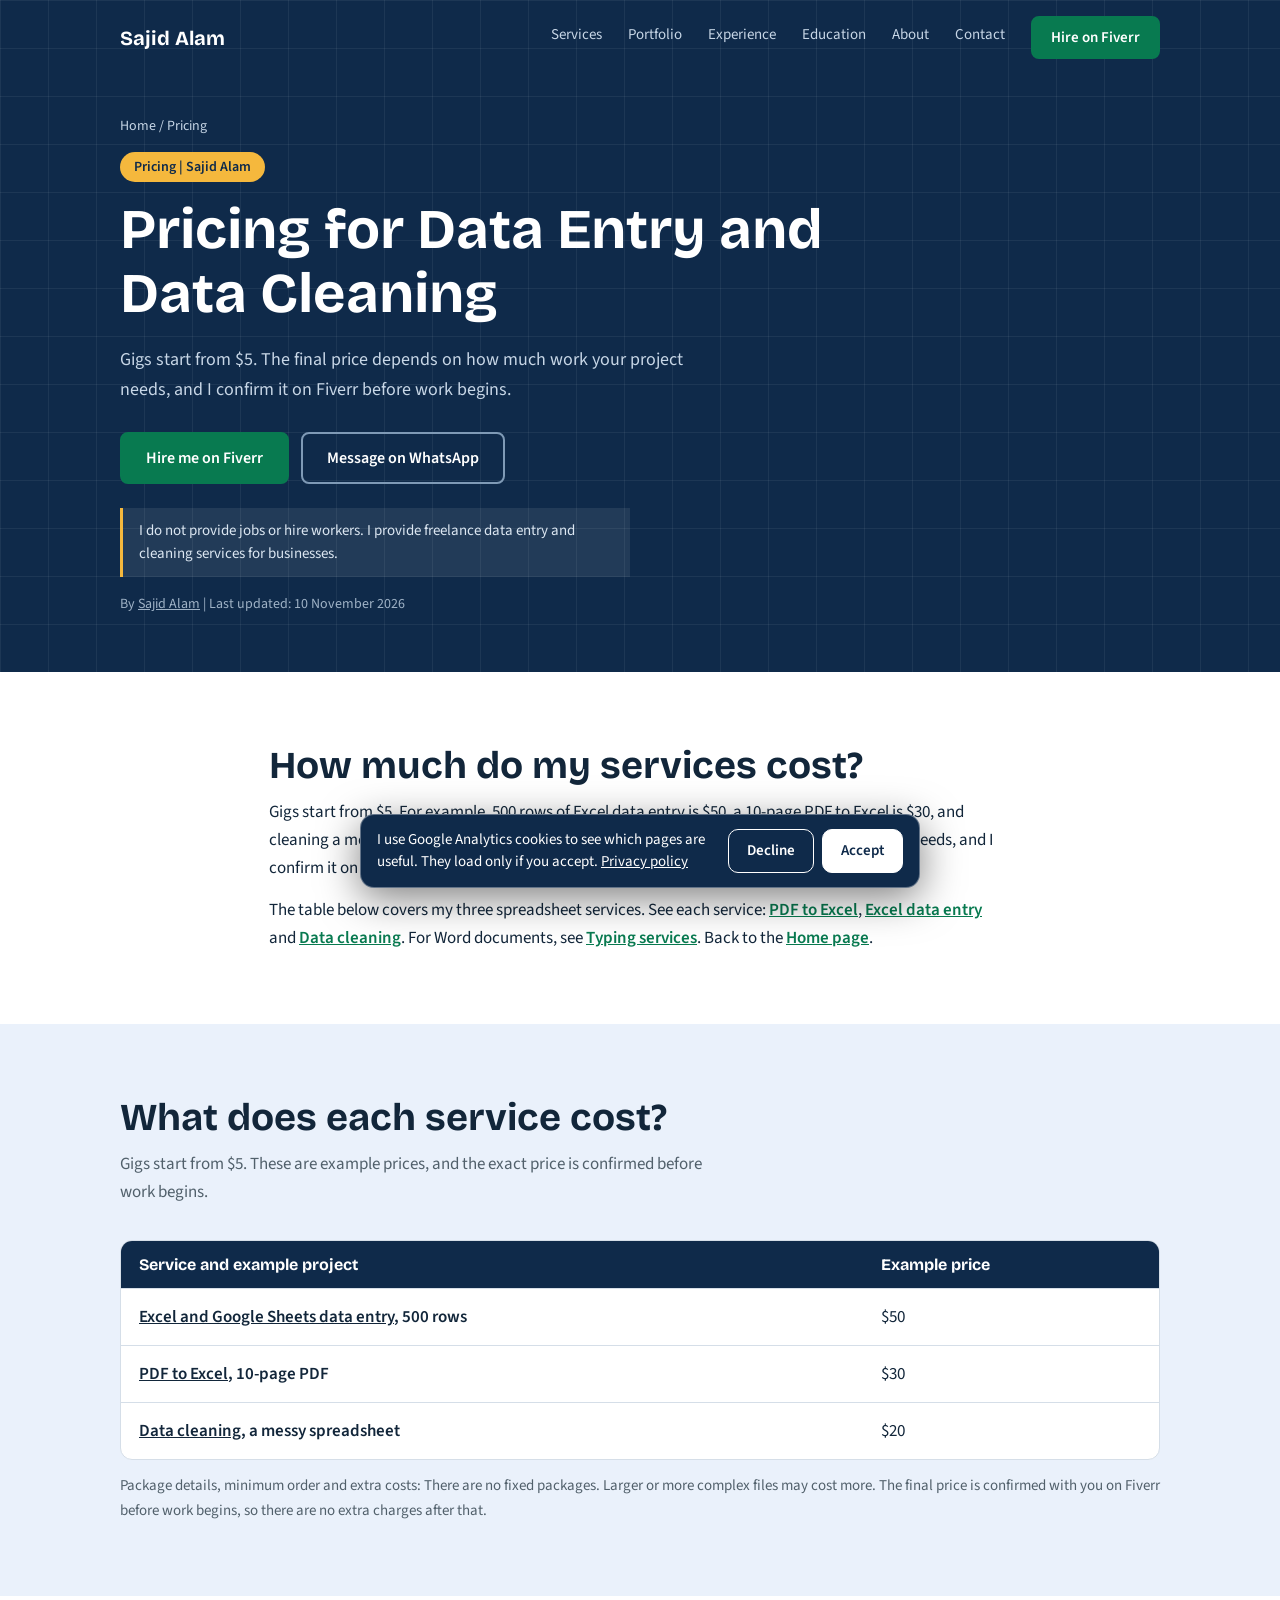
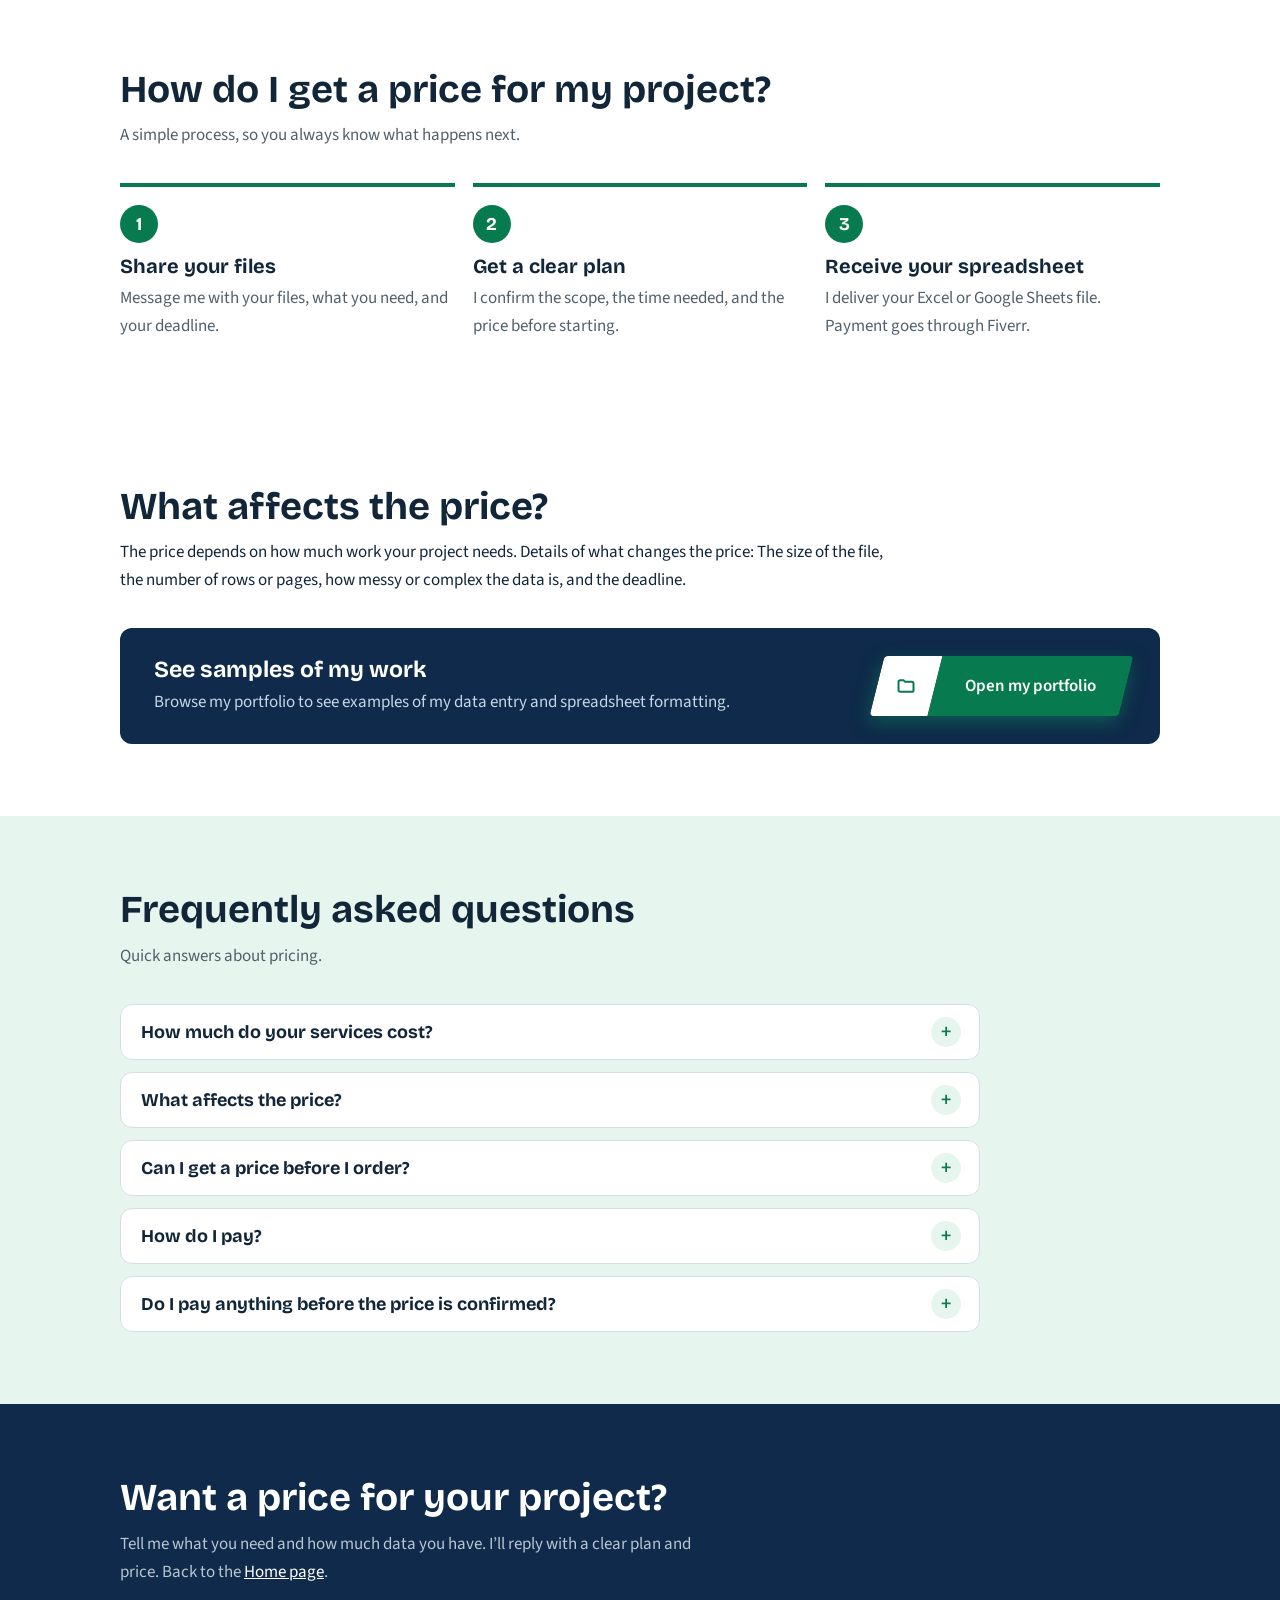
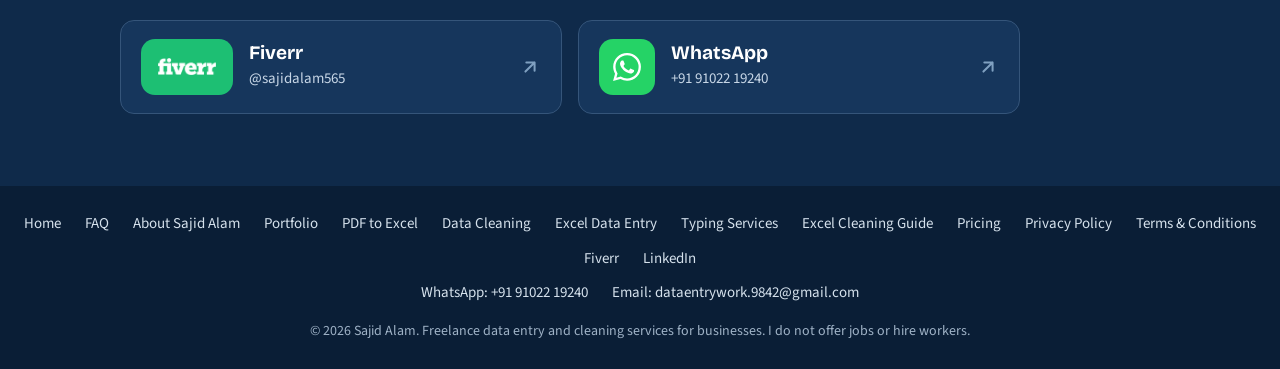
<file: pricing.html>
<!DOCTYPE html>
<html lang="en">
<head>
<meta charset="utf-8">
<meta name="viewport" content="width=device-width, initial-scale=1">
<title>Data Entry &amp; Data Cleaning Pricing | Sajid Alam</title>
<meta name="description" content="Pricing for Sajid Alam’s data entry, PDF to Excel and data cleaning. Gigs start from $5. For example, 500 rows of Excel data entry is $50.">
<meta name="robots" content="index, follow, max-image-preview:large, max-snippet:-1">
<meta name="author" content="Sajid Alam">
<meta name="theme-color" content="#0F2A4A">
<link rel="canonical" href="https://www.dataentry.work/pricing">
<link rel="icon" href="/favicon.ico" sizes="48x48">
<link rel="icon" href="/favicon-48.png" type="image/png" sizes="48x48">
<link rel="icon" href="/favicon.png" type="image/png" sizes="192x192">
<link rel="apple-touch-icon" href="/apple-touch-icon.png">
<link rel="manifest" href="/manifest.webmanifest">
<meta property="og:type" content="website">
<meta property="og:site_name" content="Sajid Alam">
<meta property="og:locale" content="en_US">
<meta property="og:url" content="https://www.dataentry.work/pricing">
<meta property="og:title" content="Data Entry &amp; Data Cleaning Pricing | Sajid Alam">
<meta property="og:description" content="Pricing for Sajid Alam’s data entry, PDF to Excel and data cleaning. Gigs start from $5. For example, 500 rows of Excel data entry is $50.">
<meta property="og:image" content="https://www.dataentry.work/preview.jpg">
<meta property="og:image:width" content="1200">
<meta property="og:image:height" content="630">
<meta property="og:image:alt" content="Sajid Alam, freelance B2B data specialist">
<meta name="twitter:card" content="summary_large_image">
<meta name="twitter:title" content="Data Entry &amp; Data Cleaning Pricing | Sajid Alam">
<meta name="twitter:description" content="Pricing for Sajid Alam’s data entry, PDF to Excel and data cleaning. Gigs start from $5. For example, 500 rows of Excel data entry is $50.">
<meta name="twitter:image" content="https://www.dataentry.work/preview.jpg">
<meta name="twitter:image:alt" content="Sajid Alam, freelance B2B data specialist">
<script type="application/ld+json">{"@context":"https://schema.org","@graph":[{"@type":"WebSite","@id":"https://www.dataentry.work/#website","url":"https://www.dataentry.work/","name":"Sajid Alam","inLanguage":"en","publisher":{"@id":"https://www.dataentry.work/#person"}},{"@type":"Person","@id":"https://www.dataentry.work/#person","name":"Sajid Alam","alternateName":"Sajid Alam Data Entry","jobTitle":"Freelance B2B Data Specialist","description":"Freelance data entry and data cleaning specialist offering data entry, typing, handwriting, and Arabic calligraphy services to businesses. Level 2 seller on Fiverr.","url":"https://www.dataentry.work/","image":"https://www.dataentry.work/img/sajid-alam-freelance-data-entry-expert.webp","sameAs":["https://www.fiverr.com/sajidalam565","https://www.linkedin.com/in/sajid-alam-93083b26a"],"address":{"@type":"PostalAddress","addressCountry":"IN"},"knowsLanguage":["Hindi","English","Arabic"],"knowsAbout":["Data entry","Data cleaning","Web research","Microsoft Excel","Typing services","Handwriting services","Arabic calligraphy"],"award":"Fiverr Level 2 Seller","hasCredential":[{"@type":"EducationalOccupationalCredential","name":"B.Sc. Mathematics","credentialCategory":"degree","recognizedBy":{"@type":"CollegeOrUniversity","name":"Babasaheb Bhimrao Ambedkar Bihar University","url":"https://brabu.ac.in/"}},{"@type":"EducationalOccupationalCredential","name":"Advanced Diploma in Computer Applications (ADCA)","credentialCategory":"diploma","recognizedBy":{"@type":"Organization","name":"Indian Council of Computer Technology"}},{"@type":"EducationalOccupationalCredential","name":"Be10x AI Course","credentialCategory":"certificate"}],"alumniOf":{"@type":"CollegeOrUniversity","name":"Babasaheb Bhimrao Ambedkar Bihar University","url":"https://brabu.ac.in/"}},{"@type":"WebPage","@id":"https://www.dataentry.work/pricing#webpage","url":"https://www.dataentry.work/pricing","name":"Data Entry & Data Cleaning Pricing | Sajid Alam","description":"Pricing for Sajid Alam’s data entry, PDF to Excel and data cleaning. Gigs start from $5. For example, 500 rows of Excel data entry is $50.","isPartOf":{"@id":"https://www.dataentry.work/#website"},"inLanguage":"en","author":{"@id":"https://www.dataentry.work/#person"},"dateModified":"2026-11-10","breadcrumb":{"@id":"https://www.dataentry.work/pricing#breadcrumb"},"mainEntity":{"@id":"https://www.dataentry.work/pricing#service"}},{"@type":"BreadcrumbList","@id":"https://www.dataentry.work/pricing#breadcrumb","itemListElement":[{"@type":"ListItem","position":1,"name":"Home","item":"https://www.dataentry.work/"},{"@type":"ListItem","position":2,"name":"Pricing","item":"https://www.dataentry.work/pricing"}]},{"@type":"Service","@id":"https://www.dataentry.work/pricing#service","name":"Sajid Alam | Data entry and data cleaning pricing","url":"https://www.dataentry.work/pricing","description":"Pricing for Sajid Alam’s data entry, PDF to Excel and data cleaning. Gigs start from $5. For example, 500 rows of Excel data entry is $50.","serviceType":"Data entry and data cleaning","provider":{"@id":"https://www.dataentry.work/#person"},"areaServed":[{"@type":"Country","name":"United States"},{"@type":"Country","name":"United Kingdom"},{"@type":"Country","name":"Canada"},{"@type":"Country","name":"Australia"},{"@type":"Place","name":"Europe"},{"@type":"Place","name":"Worldwide"}],"offers":{"@type":"AggregateOffer","priceCurrency":"USD","lowPrice":"5"}},{"@type":"FAQPage","@id":"https://www.dataentry.work/pricing#faq","mainEntity":[{"@type":"Question","name":"How much do your services cost?","acceptedAnswer":{"@type":"Answer","text":"Gigs start from $5. For example, 500 rows of Excel data entry is $50, a 10-page PDF to Excel is $30, and cleaning a messy spreadsheet is $20. The final price depends on how much work your project needs, and it is confirmed on Fiverr before work begins."}},{"@type":"Question","name":"What affects the price?","acceptedAnswer":{"@type":"Answer","text":"The price depends on how much work your project needs. Details: The size of the file, the number of rows or pages, how messy or complex the data is, and the deadline."}},{"@type":"Question","name":"Can I get a price before I order?","acceptedAnswer":{"@type":"Answer","text":"Yes. Message me with your files and what you need. I confirm the scope, the time needed and the price before starting."}},{"@type":"Question","name":"How do I pay?","acceptedAnswer":{"@type":"Answer","text":"Orders, payment and delivery all go through Fiverr."}},{"@type":"Question","name":"Do I pay anything before the price is confirmed?","acceptedAnswer":{"@type":"Answer","text":"No. The price is confirmed on Fiverr before work begins."}}]}]}</script>
<link rel="preload" href="/fonts/sourcesans3-400.woff2" as="font" type="font/woff2" crossorigin>
<link rel="stylesheet" href="/css/fonts.css">
<style>
:root{--navy:#0F2A4A;--navy-d:#0A1E36;--blue:#1B4F8A;--green:#087A50;--green-d:#066241;--mint:#E6F5EE;--sky:#EAF1FB;--amber:#F5B83D;--ink:#12263A;--muted:#51606B;--line:#D5DEE8;--head:"Bricolage Grotesque","Segoe UI",system-ui,sans-serif;--body:"Source Sans 3","Segoe UI",system-ui,sans-serif}
*{box-sizing:border-box;margin:0}
html{scroll-behavior:smooth}
body{font:400 17px/1.65 var(--body);color:var(--ink);background:#fff}
a{color:inherit}
:focus-visible{outline:3px solid var(--green);outline-offset:3px}
.top :focus-visible,.contact :focus-visible{outline-color:var(--amber)}
.wrap{max-width:1080px;margin:0 auto;padding:0 20px}
h1,h2,h3{font-family:var(--head);line-height:1.15;font-weight:700}
.top{background-color:var(--navy);background-image:linear-gradient(rgba(255,255,255,.06) 1px,transparent 1px),linear-gradient(90deg,rgba(255,255,255,.06) 1px,transparent 1px);background-size:48px 48px;color:#fff;overflow:hidden}
header .wrap{display:flex;justify-content:space-between;align-items:center;padding-top:16px;padding-bottom:16px}
.brand{font:700 20px var(--head);text-decoration:none}
nav{display:flex;align-items:center;gap:26px;font-size:15px}
nav a{text-decoration:none;color:#C7D6E6}
nav a:hover{color:#fff}
nav .btn{color:#fff;padding:9px 18px;font-size:15px}
.hero{position:relative;--pw:clamp(340px,34vw,540px);min-height:calc(var(--pw)*1.244 + 24px)}
.hero .wrap{padding-top:40px;padding-bottom:0}
.hero-text{max-width:min(600px,calc(100% - var(--pw) + 40px));padding-bottom:64px}
.chip{display:inline-block;background:var(--amber);color:var(--navy);font:600 14px var(--body);padding:5px 14px;border-radius:999px;margin-bottom:16px}
h1{font-size:clamp(34px,5.2vw,56px);margin-bottom:18px}
.lead{max-width:33em;color:#C7D6E6;font-size:18px;margin-bottom:28px}
.btns{display:flex;flex-wrap:wrap;gap:12px}
.btn{display:inline-block;padding:13px 24px;border-radius:8px;font:600 16px var(--body);text-decoration:none;border:2px solid var(--green);background:var(--green);color:#fff}
.btn:hover{background:var(--green-d);border-color:var(--green-d)}
.btn.o{background:transparent;border-color:#7F9AB6}
.btn.o:hover{background:rgba(255,255,255,.1);border-color:#fff}
.portrait{position:absolute;right:0;bottom:0;width:var(--pw)}
.disc{position:absolute;left:50%;bottom:-14%;width:96%;aspect-ratio:1;transform:translateX(-50%);border-radius:50%;background:var(--blue);box-shadow:0 0 0 14px rgba(27,79,138,.35)}
.portrait img{position:relative;display:block;width:100%;height:auto}
.badge{position:absolute;z-index:2;background:#fff;color:var(--ink);border-radius:10px;padding:10px 16px;box-shadow:0 8px 24px rgba(5,20,40,.35);line-height:1.25}
.badge b{display:block;font:700 22px var(--head)}
.badge span{font-size:14px;color:var(--muted)}
.badge .star{color:var(--amber)}
.b1{top:14%;left:-6%}
.b2{bottom:20%;right:4%}
section{padding:72px 0}
h2{font-size:clamp(27px,4vw,38px);margin-bottom:10px}
.sub{color:var(--muted);max-width:36em;margin-bottom:34px}
.services{background:var(--sky)}
.cards{display:grid;grid-template-columns:repeat(2,1fr);gap:18px}
.card{background:#fff;border:1px solid var(--line);border-radius:12px;padding:26px;display:flex;flex-direction:column;gap:8px}
.card h3{font-size:21px}
.card p{color:var(--muted);flex:1}
.card a{font-weight:600;color:var(--green);text-decoration:none;margin-top:6px}
.card a:hover{text-decoration:underline}
.ic{width:52px;height:52px;border-radius:12px;display:grid;place-items:center;color:#fff;margin-bottom:6px}
.ic svg{width:26px;height:26px;fill:none;stroke:currentColor;stroke-width:2;stroke-linecap:round;stroke-linejoin:round}
.ic.a{background:var(--blue)}.ic.b{background:var(--green)}.ic.c{background:var(--amber);color:var(--navy)}.ic.d{background:var(--navy)}
.ic.d{font:700 22px var(--body)}
.skills{display:flex;flex-wrap:wrap;gap:8px;margin-top:28px}
.skills span{background:#fff;border:1px solid var(--line);color:var(--blue);padding:6px 14px;border-radius:999px;font-size:15px;font-weight:600}
.how{background:#fff}
.steps{display:grid;grid-template-columns:repeat(3,1fr);gap:18px}
.step{border-top:4px solid var(--green);padding-top:18px}
.step i{display:grid;place-items:center;width:38px;height:38px;border-radius:50%;background:var(--green);color:#fff;font:700 18px var(--head);font-style:normal;margin-bottom:12px}
.step h3{font-size:20px;margin-bottom:6px}
.step p{color:var(--muted)}
.about{background:var(--sky)}
.about .wrap{display:grid;grid-template-columns:1.1fr .9fr;gap:48px}
.about p+p{margin-top:14px}
.about a{color:var(--green);font-weight:600}
.info{background:#fff;border-radius:12px;border-top:5px solid var(--green);padding:24px;display:grid;grid-template-columns:auto 1fr;gap:12px 20px;align-self:start}
.info dt{color:var(--muted)}
.info dd{font-weight:600}
.contact{background:var(--navy);color:#fff}
.contact .sub{color:#B9C6D0}
.rows{display:grid;gap:12px;max-width:640px}
.row{display:flex;justify-content:space-between;align-items:center;gap:16px;padding:16px 20px;border:1px solid #35557A;border-radius:10px;text-decoration:none;background:#16365C}
.row:hover{border-color:var(--amber)}
.row b{font:600 17px var(--body)}
.row span{color:#C7D6E6;font-size:15px;overflow-wrap:anywhere;text-align:right}
.row.wa{background:var(--green);border-color:var(--green)}
.row.wa:hover{background:var(--green-d)}
.row.wa span{color:#fff}
footer{background:var(--navy-d);color:#9FB2C6;padding:26px 0;font-size:14px;text-align:center}
footer nav{justify-content:center;flex-wrap:wrap;gap:6px 0}
footer nav+nav{margin-top:6px}
footer a{color:#D5E1EC;margin:0 12px;text-decoration:none}
footer a:hover{text-decoration:underline}
footer p{margin-top:10px}
.note{display:flex;gap:10px;margin-top:24px;max-width:34em;padding:12px 16px;border-left:3px solid var(--amber);background:rgba(255,255,255,.08);font-size:15px;color:#DCE7F2;line-height:1.5}
.band{background:#fff;border-bottom:1px solid var(--line)}
.band .wrap{display:flex;align-items:center;justify-content:space-between;gap:24px;padding-top:24px;padding-bottom:24px}
.band b.t{font:700 20px var(--head)}
.band p{color:var(--muted)}
.gc-a{--c:var(--blue);--g:rgba(27,79,138,.5)}.gc-b{--c:var(--green);--g:rgba(11,138,91,.5)}.gc-c{--c:#F5B83D;--g:rgba(245,184,61,.6);--t:var(--navy)}.gc-d{--c:var(--navy);--g:rgba(15,42,74,.45)}
.gig{display:inline-flex;align-self:flex-start;transform:skewX(-14deg);border-radius:4px;overflow:hidden;text-decoration:none;box-shadow:0 6px 18px var(--g);transition:box-shadow .25s,transform .25s;animation:glow 3s ease-in-out infinite}
.gig .gi{display:grid;place-items:center;width:46px;background:#fff;color:var(--c)}
.gig .gt{background:var(--c);color:var(--t,#fff);padding:11px 22px;font-size:15px;font-weight:600}
.gig svg{width:20px;height:20px;fill:none;stroke:currentColor;stroke-width:2.4;stroke-linecap:round;stroke-linejoin:round;transform:skewX(14deg)}
.gig b{display:inline-block;transform:skewX(14deg);font-weight:600;white-space:nowrap}
.gig:hover{transform:skewX(-14deg) translateY(-2px);box-shadow:0 10px 30px var(--g),0 0 20px var(--g)}
.card a.gig:hover,.card a.gig{text-decoration:none;color:var(--t,#fff)}
.gc-c .gi{color:var(--navy)}
.gig.big .gi{width:58px}.gig.big .gt{padding:16px 30px;font-size:17px}
@keyframes glow{50%{box-shadow:0 6px 30px var(--g),0 0 16px var(--g)}}
.work{display:flex;align-items:center;justify-content:space-between;gap:24px;margin-top:34px;background:var(--navy);color:#fff;border-radius:12px;padding:28px 34px}
.work h3{font-size:23px;margin-bottom:4px}.work p{color:#C7D6E6}
.exp{background:#fff}
.job{display:flex;gap:20px;align-items:center;background:var(--sky);border:1px solid var(--line);border-radius:12px;padding:24px;max-width:720px}
.logo{flex:none;width:58px;height:58px;border-radius:12px;background:var(--navy);color:#fff;display:grid;place-items:center;font:700 22px var(--head)}
.job h3{font-size:21px}.job span{color:var(--muted)}.job a{color:var(--green);font-weight:600}
@media(max-width:800px){
nav a:not(.btn){display:none}
.hero{min-height:0}
.hero .wrap{padding-top:28px}
.hero-text{max-width:none;padding-bottom:0}
.portrait{position:relative;width:min(82%,340px);margin:24px 0 0 auto}
.b1{left:-2%}.b2{right:2%}
.band .wrap,.work{flex-direction:column;align-items:flex-start}
.work{padding:24px}
.job{align-items:flex-start}
.cards,.steps,.about .wrap{grid-template-columns:1fr}
section{padding:52px 0}
.row{flex-direction:column;align-items:flex-start;gap:2px}
.row span{text-align:left}
}
@media(prefers-reduced-motion:reduce){html{scroll-behavior:auto}*,*::before,*::after{animation:none!important;transition:none!important}}

:root{--fiv:url("[data-uri]")}
.fiv{display:inline-block;width:72px;aspect-ratio:499/146;background:currentColor;-webkit-mask:var(--fiv) center/contain no-repeat;mask:var(--fiv) center/contain no-repeat}
.shead{display:flex;justify-content:space-between;align-items:center;gap:28px}
.start5{flex:none;width:150px;cursor:default}
.start5 svg{display:block;width:100%;height:auto;font-family:var(--head);animation:blink 2.8s ease-in-out infinite;transition:transform .3s}
.start5:hover svg{animation-play-state:paused;transform:rotate(-6deg) scale(1.06)}
@keyframes blink{0%,100%{opacity:1;transform:scale(1);filter:drop-shadow(0 6px 14px rgba(245,184,61,.3))}50%{opacity:.85;transform:scale(1.035);filter:drop-shadow(0 8px 28px rgba(245,184,61,.85))}}
.exps,.edus{display:grid;gap:18px}
.exps{grid-template-columns:repeat(2,1fr)}
.edus{grid-template-columns:repeat(3,1fr)}
.exps .job{max-width:none}
.lt{flex:none;width:116px;height:76px;border-radius:12px;background:#fff;border:1px solid var(--line);display:grid;place-items:center}
.lt img{width:94px;height:auto;display:block}
.lt .fiv{width:84px;color:#1DBF73}
.job h3{margin-bottom:2px}
.job>div:last-child{min-width:0;overflow-wrap:anywhere}
.dur{display:inline-block;margin:4px 0 8px;background:var(--mint);color:#064a31;font:600 14px var(--body);font-style:normal;padding:3px 12px;border-radius:999px}
.job .dur{background:#fff}
.edu-s{background:var(--mint)}
.edu{background:#fff;border:1px solid var(--line);border-radius:12px;padding:26px;display:flex;flex-direction:column;gap:6px}
.edu h3{font-size:20px}.edu p{color:var(--muted);flex:1}
.edu .dur{align-self:flex-start;background:var(--sky);color:var(--blue);margin-top:8px}
.ctg{display:grid;grid-template-columns:repeat(2,1fr);gap:16px;max-width:900px}
.ct{display:flex;align-items:center;gap:16px;padding:18px 20px;border:1px solid #35557A;border-radius:14px;background:#16365C;text-decoration:none;color:#fff;transition:transform .3s,box-shadow .3s,border-color .3s}
.ti{flex:none;width:56px;height:56px;border-radius:14px;display:grid;place-items:center;color:#fff;transition:transform .3s}
.ti svg{width:28px;height:28px;fill:currentColor}
.ti .fiv{width:58px;color:#fff}
.t-fiv{width:92px;background:#1DBF73}.t-wa{background:#25D366}.t-in{background:#0A66C2}
.t-em{background:var(--amber);color:var(--navy)}.t-em svg{fill:none}
.tx{flex:1;min-width:0}.tx b{display:block;font:700 19px var(--head)}.tx span{color:#C7D6E6;font-size:15px;overflow-wrap:anywhere}
.go{flex:none;width:22px;height:22px;color:#7FA0C0;transition:transform .3s,color .3s}.go svg{width:22px;height:22px}
.ct:hover{transform:translateY(-4px);border-color:var(--amber);box-shadow:0 12px 30px rgba(0,0,0,.35);--fxc:rgba(255,255,255,.10)}
.ct:hover .ti{transform:scale(1.08) rotate(-4deg)}
.ct:hover .go{transform:translate(3px,-3px);color:var(--amber)}
.lv2{background:#fff}
.lv2w{display:grid;grid-template-columns:.9fr 1.1fr;gap:48px;align-items:center}
.lv2img{position:relative;max-width:440px;justify-self:center;transition:transform .4s}
.lv2img:hover{transform:scale(1.04)}
.lv2img::before{content:"";position:absolute;inset:8% 4% 4%;border-radius:50%;background:var(--mint)}
.lv2img img{position:relative;display:block;width:100%;height:auto;animation:float 5s ease-in-out infinite}
@keyframes float{50%{transform:translateY(-10px)}}
.btn{transition:transform .25s,box-shadow .25s,background .25s,border-color .25s}
.btn:hover{transform:translateY(-2px);box-shadow:0 8px 22px rgba(11,138,91,.4)}
.btn.o:hover{box-shadow:0 8px 22px rgba(255,255,255,.15)}
nav a:not(.btn){background:linear-gradient(currentColor,currentColor) left bottom/0 2px no-repeat;padding-bottom:4px;transition:background-size .3s,color .2s}
nav a:not(.btn):hover{background-size:100% 2px}
.brand,footer a,.about a,.job a{transition:color .2s}
.brand:hover{color:var(--amber)}
.card,.edu,.job{transition:transform .3s,box-shadow .3s,border-color .3s}
.card:hover,.edu:hover,.job:hover{transform:translateY(-6px);box-shadow:0 16px 34px rgba(15,42,74,.14);border-color:var(--green)}
.card:hover,.edu:hover,.job:hover,.ct:hover{background-image:radial-gradient(circle 180px at var(--mx,50%) var(--my,50%),var(--fxc,rgba(11,138,91,.10)),transparent)}
.ic{transition:transform .3s}.card:hover .ic,.edu:hover .ic{transform:rotate(-6deg) scale(1.1)}
.step{transition:transform .3s}.step:hover{transform:translateY(-4px)}
.step i{transition:transform .3s}.step:hover i{transform:scale(1.15)}
.skills span{transition:transform .2s,background .2s,border-color .2s}.skills span:hover{transform:translateY(-3px);background:var(--mint);border-color:var(--green)}
.badge{transition:transform .3s}.badge:hover{transform:translateY(-4px) scale(1.04)}
.work{transition:box-shadow .3s}.work:hover{box-shadow:0 14px 34px rgba(15,42,74,.35)}
@media(max-width:800px){
.shead{flex-direction:column;align-items:flex-start;gap:0}
.start5{width:120px;margin:0 0 20px}
.exps,.edus,.ctg,.lv2w{grid-template-columns:1fr}
.lt{width:84px;height:64px}.lt img{width:70px}.lt .fiv{width:66px}.job{padding:18px;gap:14px}
.lv2w{gap:28px}.lv2t{text-align:center}.lv2t .sub{margin-left:auto;margin-right:auto}
}
@media(max-width:480px){.go{display:none}.tx span{font-size:14px}.ct{padding:16px}}

.stats{background:var(--green);color:#fff}
.stats .wrap{max-width:none;padding:0 clamp(12px,3vw,48px);display:grid;grid-template-columns:repeat(2,1fr)}
.stats .wrap>div{padding:28px 12px;text-align:center;border-right:1px solid rgba(255,255,255,.28);transition:background .3s}
.stats .wrap>div:last-child{border-right:0}
.stats .wrap>div:hover{background:rgba(255,255,255,.1)}
.si{display:grid;place-items:center;width:46px;height:46px;margin:0 auto 10px;border-radius:50%;background:rgba(255,255,255,.18);transition:transform .3s}
.stats .wrap>div:hover .si{transform:scale(1.12)}
.si svg{width:22px;height:22px;fill:none;stroke:#fff;stroke-width:2;stroke-linecap:round;stroke-linejoin:round}
.stats b{display:block;font:700 28px/1.2 var(--head)}
.stats span{font-size:15px}
.badge{text-align:center;padding:12px 24px;min-width:136px;border-bottom:3px solid var(--green)}
@media(max-width:800px){.stats .wrap{grid-template-columns:repeat(2,1fr)}.stats .wrap>div:nth-child(2){border-right:0}.badge{min-width:0;padding:10px 18px}.stats b{font-size:21px}.gig.big .gi{width:46px}.gig.big .gt{padding:14px 16px;font-size:15px}}
.about .wrap>*{min-width:0}
.info{grid-template-columns:auto minmax(0,1fr)}.info dd{overflow-wrap:anywhere}

.top{position:relative}
.top>header,.top>.hero{position:relative;z-index:1}
.stars{position:absolute;inset:0;overflow:hidden;pointer-events:none}
.stars i{--run:480px;position:absolute;left:var(--x);top:var(--y);width:var(--len);height:2px;border-radius:2px;background:linear-gradient(90deg,rgba(255,255,255,0),rgba(255,255,255,.85));opacity:0;animation:shoot var(--d) linear var(--delay) infinite}
.stars i::after{content:"";position:absolute;right:-2px;top:-2px;width:6px;height:6px;border-radius:50%;background:#fff;box-shadow:0 0 8px 3px rgba(255,255,255,.7),0 0 18px 6px rgba(160,200,255,.35)}
@keyframes shoot{0%{opacity:0;transform:rotate(142deg) translateX(0)}1.5%{opacity:1}9%{opacity:1}12.5%,100%{opacity:0;transform:rotate(142deg) translateX(var(--run))}}

.rvw{margin-top:60px;background:var(--mint);border-radius:22px;padding:44px 24px 34px}
.rvh{text-align:center;font-size:clamp(25px,3.6vw,34px);margin-bottom:6px}
.rsub{text-align:center;color:var(--muted);margin-bottom:28px}
.rcar{max-width:780px;margin:0 auto}
.rtrack{display:grid;align-items:center;justify-items:center}
.rs{grid-area:1/1;width:100%;position:relative;overflow:hidden;border-radius:16px;background:#fff;box-shadow:0 18px 44px rgba(15,42,74,.16),0 2px 6px rgba(15,42,74,.08);opacity:0;visibility:hidden;pointer-events:none;transform:translateY(34px) scale(.94);transition:opacity .6s,transform .8s cubic-bezier(.2,.7,.2,1),visibility 0s .8s;cursor:zoom-in}
.rs.on{opacity:1;visibility:visible;pointer-events:auto;transform:none;transition-delay:0s}
.rs.out{opacity:0;transform:translateY(-26px) scale(.97);visibility:visible}
.rs img{display:block;width:100%;height:auto}
.rs::after{content:"";position:absolute;inset:0;background:linear-gradient(105deg,transparent 38%,rgba(255,255,255,.7) 50%,transparent 62%);transform:translateX(-130%);pointer-events:none}
.rs.on::after{animation:shine 1.2s .35s ease-out forwards}
@keyframes shine{to{transform:translateX(130%)}}
.rbar{height:4px;background:rgba(11,138,91,.18);border-radius:4px;overflow:hidden;margin-top:22px}
.rbar i{display:block;height:100%;background:var(--green);transform-origin:left;transform:scaleX(0);animation:rfill 5s linear forwards}
@keyframes rfill{to{transform:scaleX(1)}}
.rctl{display:flex;align-items:center;justify-content:center;gap:16px;margin-top:18px}
.rbtn{width:44px;height:44px;border-radius:50%;border:2px solid var(--green);background:#fff;color:var(--green);display:grid;place-items:center;cursor:pointer;transition:background .25s,color .25s,transform .25s,box-shadow .25s}
.rbtn:hover{background:var(--green);color:#fff;transform:translateY(-2px);box-shadow:0 8px 18px rgba(11,138,91,.35)}
.rbtn svg{width:20px;height:20px;fill:none;stroke:currentColor;stroke-width:2.4;stroke-linecap:round;stroke-linejoin:round}
.rpp .il,.rpp.paused .ip{display:none}.rpp.paused .il{display:block}
.rcount{min-width:64px;text-align:center;font:600 16px var(--body);color:var(--navy)}
.rhint{display:none;text-align:center;font-size:14px;color:var(--muted);margin-top:12px}
.rz{position:fixed;inset:0;z-index:100;background:rgba(6,16,30,.92);display:none;overflow:auto;padding:56px 12px 24px}
.rz.on{display:block}
.rz img{display:block;margin:0 auto;width:min(760px,96vw);height:auto;border-radius:10px;background:#fff}
.rz button{position:fixed;top:12px;right:12px;width:44px;height:44px;border-radius:50%;border:0;background:rgba(255,255,255,.18);color:#fff;font-size:26px;cursor:pointer}
@media(max-width:600px){.rvw{padding:30px 12px 24px;border-radius:16px}.rhint{display:block}.rz img{width:720px;max-width:none}}
@media(max-width:800px){.stars i{--run:300px;width:90px}}

.skip{position:absolute;left:-999px;top:8px;background:#fff;color:var(--navy);padding:8px 14px;border-radius:6px;z-index:200;font-weight:600}.skip:focus{left:8px}
.sr{position:absolute;width:1px;height:1px;overflow:hidden;clip:rect(0 0 0 0);white-space:nowrap}
h1 .chip{display:block;width:max-content;max-width:100%}
.faq{background:var(--mint)}
.fl{max-width:860px;display:grid;gap:12px}
.fq{background:#fff;border:1px solid var(--line);border-radius:12px;transition:box-shadow .3s,border-color .3s}
.fq:hover{border-color:var(--green);box-shadow:0 8px 22px rgba(15,42,74,.08)}
.fq summary{list-style:none;cursor:pointer;padding:16px 60px 16px 20px;font:700 18px var(--head);position:relative}
.fq summary::-webkit-details-marker{display:none}
.fq summary::after{content:"+";position:absolute;right:18px;top:50%;width:30px;height:30px;margin-top:-15px;border-radius:50%;background:var(--mint);color:var(--green);display:grid;place-items:center;font:700 20px var(--body);transition:transform .3s,background .3s,color .3s}
.fq[open] summary::after{content:"\2212";transform:rotate(180deg);background:var(--green);color:#fff}
.fq .fa{padding:0 20px 18px;color:var(--muted)}
.fq[open] .fa{animation:faqin .35s ease-out}
@keyframes faqin{from{opacity:0;transform:translateY(-6px)}}
@media(max-width:480px){.cards{grid-template-columns:minmax(0,1fr)}.card .gig{max-width:100%}.card .gig b{white-space:normal;line-height:1.25}.card .gig .gt{padding:10px 14px;font-size:14px}}

/* page-specific additions (inner page, no portrait hero) */
.pg .hero{min-height:0}
.pg .hero-text{max-width:760px;padding-bottom:56px}
.crumb{font-size:14px;color:#C7D6E6;margin-bottom:14px}
.crumb a{text-decoration:none;color:#C7D6E6}.crumb a:hover{color:#fff;text-decoration:underline}
.upd{margin-top:16px;font-size:14px;color:#9FB2C6}
.prose{max-width:46em}.prose p+p{margin-top:14px}
.prose a{color:var(--green);font-weight:600}
.tw{overflow-x:auto;border:1px solid var(--line);border-radius:12px;background:#fff}
.tw table{width:100%;border-collapse:collapse;min-width:560px}
.tw table.pt{min-width:0}
.tw th,.tw td{text-align:left;padding:14px 18px;border-bottom:1px solid var(--line);vertical-align:top}
.tw th{background:var(--navy);color:#fff;font:700 16px var(--head)}
.tw tr:last-child td{border-bottom:0}
.tw td:first-child{font-weight:600}
.tnote{margin-top:14px;color:var(--muted);font-size:15px}
</style>
<link rel="stylesheet" href="/css/consent.css">
</head>
<body class="pg">
<a class="skip" href="#main">Skip to content</a>
<div class="top">
<div class="stars" aria-hidden="true"><i style="--x:78%;--y:5%;--d:11s;--delay:1s;--len:130px"></i><i style="--x:92%;--y:24%;--d:14s;--delay:5s;--len:110px"></i><i style="--x:62%;--y:2%;--d:9s;--delay:8s;--len:150px"></i><i style="--x:46%;--y:12%;--d:16s;--delay:3s;--len:100px"></i><i style="--x:97%;--y:42%;--d:13s;--delay:10s;--len:120px"></i><i style="--x:30%;--y:4%;--d:18s;--delay:13s;--len:90px"></i></div>
<header>
<div class="wrap">
<a class="brand" href="/">Sajid Alam</a>
<nav aria-label="Main"><a href="/#services">Services</a><a href="/portfolio">Portfolio</a><a href="/#experience">Experience</a><a href="/#education">Education</a><a href="/#about">About</a><a href="/#contact">Contact</a><a data-track="fiverr" class="btn" href="https://www.fiverr.com/sajidalam565" rel="me">Hire on Fiverr</a></nav>
</div>
</header>
<div id="top" class="hero">
<div class="wrap">
<div class="hero-text">
<p class="crumb"><a href="/">Home</a> / Pricing</p>
<span class="chip">Pricing | Sajid Alam</span>
<h1>Pricing for Data Entry and Data Cleaning</h1>
<p class="lead">Gigs start from $5. The final price depends on how much work your project needs, and I confirm it on Fiverr before work begins.</p>
<div class="btns">
<a data-track="fiverr" class="btn" href="https://www.fiverr.com/sajidalam565" rel="me">Hire me on Fiverr</a>
<a data-track="whatsapp" class="btn o" href="https://wa.me/919102219240?text=Hi%20Sajid%2C%20I%20found%20your%20website%20and%20would%20like%20a%20price%20for%20my%20project.">Message on WhatsApp</a>
</div>
<p class="note"><span>I do not provide jobs or hire workers. I provide freelance data entry and cleaning services for businesses.</span></p>
<p class="upd">By <a href="/#about" rel="author" style="color:inherit">Sajid Alam</a> | Last updated: <time datetime="2026-11-10">10 November 2026</time></p>
</div>
</div>
</div>
</div>

<main id="main">

<section id="cost" class="exp">
<div class="wrap prose">
<h2>How much do my services cost?</h2>
<p>Gigs start from $5. For example, 500 rows of Excel data entry is $50, a 10-page PDF to Excel is $30, and cleaning a messy spreadsheet is $20. The final price depends on how much work your project needs, and I confirm it on Fiverr before work begins.</p>
<p>The table below covers my three spreadsheet services. See each service: <a href="/pdf-to-excel">PDF to Excel</a>, <a href="/excel-data-entry">Excel data entry</a> and <a href="/data-cleaning">Data cleaning</a>. For Word documents, see <a href="/typing-services">Typing services</a>. Back to the <a href="/">Home page</a>.</p>
</div>
</section>

<section id="prices" class="services">
<div class="wrap">
<h2>What does each service cost?</h2>
<p class="sub">Gigs start from $5. These are example prices, and the exact price is confirmed before work begins.</p>
<div class="tw">
<table class="pt">
<thead><tr><th scope="col">Service and example project</th><th scope="col">Example price</th></tr></thead>
<tbody>
<tr><td><a href="/excel-data-entry">Excel and Google Sheets data entry</a>, 500 rows</td><td>$50</td></tr>
<tr><td><a href="/pdf-to-excel">PDF to Excel</a>, 10-page PDF</td><td>$30</td></tr>
<tr><td><a href="/data-cleaning">Data cleaning</a>, a messy spreadsheet</td><td>$20</td></tr>
</tbody>
</table>
</div>
<p class="tnote">Package details, minimum order and extra costs: There are no fixed packages. Larger or more complex files may cost more. The final price is confirmed with you on Fiverr before work begins, so there are no extra charges after that.</p>
</div>
</section>

<section id="process" class="how">
<div class="wrap">
<h2>How do I get a price for my project?</h2>
<p class="sub">A simple process, so you always know what happens next.</p>
<div class="steps">
<div class="step"><i>1</i><h3>Share your files</h3><p>Message me with your files, what you need, and your deadline.</p></div>
<div class="step"><i>2</i><h3>Get a clear plan</h3><p>I confirm the scope, the time needed, and the price before starting.</p></div>
<div class="step"><i>3</i><h3>Receive your spreadsheet</h3><p>I deliver your Excel or Google Sheets file. Payment goes through Fiverr.</p></div>
</div>
</div>
</section>

<section id="affect" class="exp">
<div class="wrap">
<div class="prose">
<h2>What affects the price?</h2>
<p>The price depends on how much work your project needs. Details of what changes the price: The size of the file, the number of rows or pages, how messy or complex the data is, and the deadline.</p>
</div>
<div class="work">
<div><h3>See samples of my work</h3><p>Browse my portfolio to see examples of my data entry and spreadsheet formatting.</p></div>
<a class="gig gc-b big" href="/portfolio"><span class="gi"><svg viewBox="0 0 24 24" aria-hidden="true"><path d="M3 7a2 2 0 012-2h4l2 2h8a2 2 0 012 2v8a2 2 0 01-2 2H5a2 2 0 01-2-2z"/></svg></span><span class="gt"><b>Open my portfolio</b></span></a>
</div>
</div>
</section>

<section id="faq" class="faq">
<div class="wrap">
<h2>Frequently asked questions</h2>
<p class="sub">Quick answers about pricing.</p>
<div class="fl">
<details class="fq"><summary>How much do your services cost?</summary><div class="fa"><p>Gigs start from $5. For example, 500 rows of Excel data entry is $50, a 10-page PDF to Excel is $30, and cleaning a messy spreadsheet is $20. The final price depends on how much work your project needs, and it is confirmed on Fiverr before work begins.</p></div></details>
<details class="fq"><summary>What affects the price?</summary><div class="fa"><p>The price depends on how much work your project needs. Details: The size of the file, the number of rows or pages, how messy or complex the data is, and the deadline.</p></div></details>
<details class="fq"><summary>Can I get a price before I order?</summary><div class="fa"><p>Yes. Message me with your files and what you need. I confirm the scope, the time needed and the price before starting.</p></div></details>
<details class="fq"><summary>How do I pay?</summary><div class="fa"><p>Orders, payment and delivery all go through Fiverr.</p></div></details>
<details class="fq"><summary>Do I pay anything before the price is confirmed?</summary><div class="fa"><p>No. The price is confirmed on Fiverr before work begins.</p></div></details>
</div>
</div>
</section>

<section id="contact" class="contact">
<div class="wrap">
<h2>Want a price for your project?</h2>
<p class="sub">Tell me what you need and how much data you have. I’ll reply with a clear plan and price. Back to the <a href="/" style="color:#fff;text-decoration:underline">Home page</a>.</p>
<div class="ctg">
<a data-track="fiverr" class="ct" href="https://www.fiverr.com/sajidalam565" rel="me"><span class="ti t-fiv"><span class="fiv" role="img" aria-label="Fiverr"></span></span><span class="tx"><b>Fiverr</b><span>@sajidalam565</span></span><span class="go"><svg viewBox="0 0 24 24" fill="none" stroke="currentColor" stroke-width="2.2" stroke-linecap="round" stroke-linejoin="round" aria-hidden="true"><path d="M7 17L17 7M8 7h9v9"/></svg></span></a>
<a data-track="whatsapp" class="ct" href="https://wa.me/919102219240?text=Hi%20Sajid%2C%20I%20found%20your%20website%20and%20would%20like%20a%20price%20for%20my%20project."><span class="ti t-wa"><svg viewBox="0 0 24 24" aria-hidden="true"><path d="M17.472 14.382c-.297-.149-1.758-.867-2.03-.967-.273-.099-.471-.148-.67.15-.197.297-.767.966-.94 1.164-.173.199-.347.223-.644.075-.297-.15-1.255-.463-2.39-1.475-.883-.788-1.48-1.761-1.653-2.059-.173-.297-.018-.458.13-.606.134-.133.298-.347.446-.52.149-.174.198-.298.298-.497.099-.198.05-.371-.025-.52-.075-.149-.669-1.612-.916-2.207-.242-.579-.487-.5-.669-.51-.173-.008-.371-.01-.57-.01-.198 0-.52.074-.792.372-.272.297-1.04 1.016-1.04 2.479 0 1.462 1.065 2.875 1.213 3.074.149.198 2.096 3.2 5.077 4.487.709.306 1.262.489 1.694.625.712.227 1.36.195 1.871.118.571-.085 1.758-.719 2.006-1.413.248-.694.248-1.289.173-1.413-.074-.124-.272-.198-.57-.347m-5.421 7.403h-.004a9.87 9.87 0 01-5.031-1.378l-.361-.214-3.741.982.998-3.648-.235-.374a9.86 9.86 0 01-1.51-5.26c.001-5.45 4.436-9.884 9.888-9.884 2.64 0 5.122 1.03 6.988 2.898a9.825 9.825 0 012.893 6.994c-.003 5.45-4.437 9.884-9.885 9.884m8.413-18.297A11.815 11.815 0 0012.05 0C5.495 0 .16 5.335.157 11.892c0 2.096.547 4.142 1.588 5.945L.057 24l6.305-1.654a11.882 11.882 0 005.683 1.448h.005c6.554 0 11.89-5.335 11.893-11.893a11.821 11.821 0 00-3.48-8.413Z"/></svg></span><span class="tx"><b>WhatsApp</b><span>+91 91022 19240</span></span><span class="go"><svg viewBox="0 0 24 24" fill="none" stroke="currentColor" stroke-width="2.2" stroke-linecap="round" stroke-linejoin="round" aria-hidden="true"><path d="M7 17L17 7M8 7h9v9"/></svg></span></a>
</div>
</div>
</section>

</main>

<footer>
<nav aria-label="Footer"><a href="/">Home</a><a href="/#faq">FAQ</a><a href="/#about">About Sajid Alam</a><a href="/portfolio">Portfolio</a><a href="/pdf-to-excel">PDF to Excel</a><a href="/data-cleaning">Data Cleaning</a><a href="/excel-data-entry">Excel Data Entry</a><a href="/typing-services">Typing Services</a><a href="/how-to-clean-data-in-excel">Excel Cleaning Guide</a><a href="/pricing">Pricing</a><a href="/privacy">Privacy Policy</a><a href="/terms">Terms &amp; Conditions</a><a href="https://www.fiverr.com/sajidalam565" rel="me" data-track="fiverr">Fiverr</a><a href="https://www.linkedin.com/in/sajid-alam-93083b26a" rel="me">LinkedIn</a></nav>
<nav aria-label="Contact"><a href="https://wa.me/919102219240" data-track="whatsapp">WhatsApp: +91 91022 19240</a><a href="mailto:dataentrywork.9842@gmail.com">Email: dataentrywork.9842@gmail.com</a></nav>
<p>© 2026 Sajid Alam. Freelance data entry and cleaning services for businesses. I do not offer jobs or hire workers.</p>
</footer>
<script src="/js/pricing.js" defer></script><script src="/js/analytics.js" defer></script>
<script src="/js/sw-register.js" defer></script>
</body>
</html>
</file>
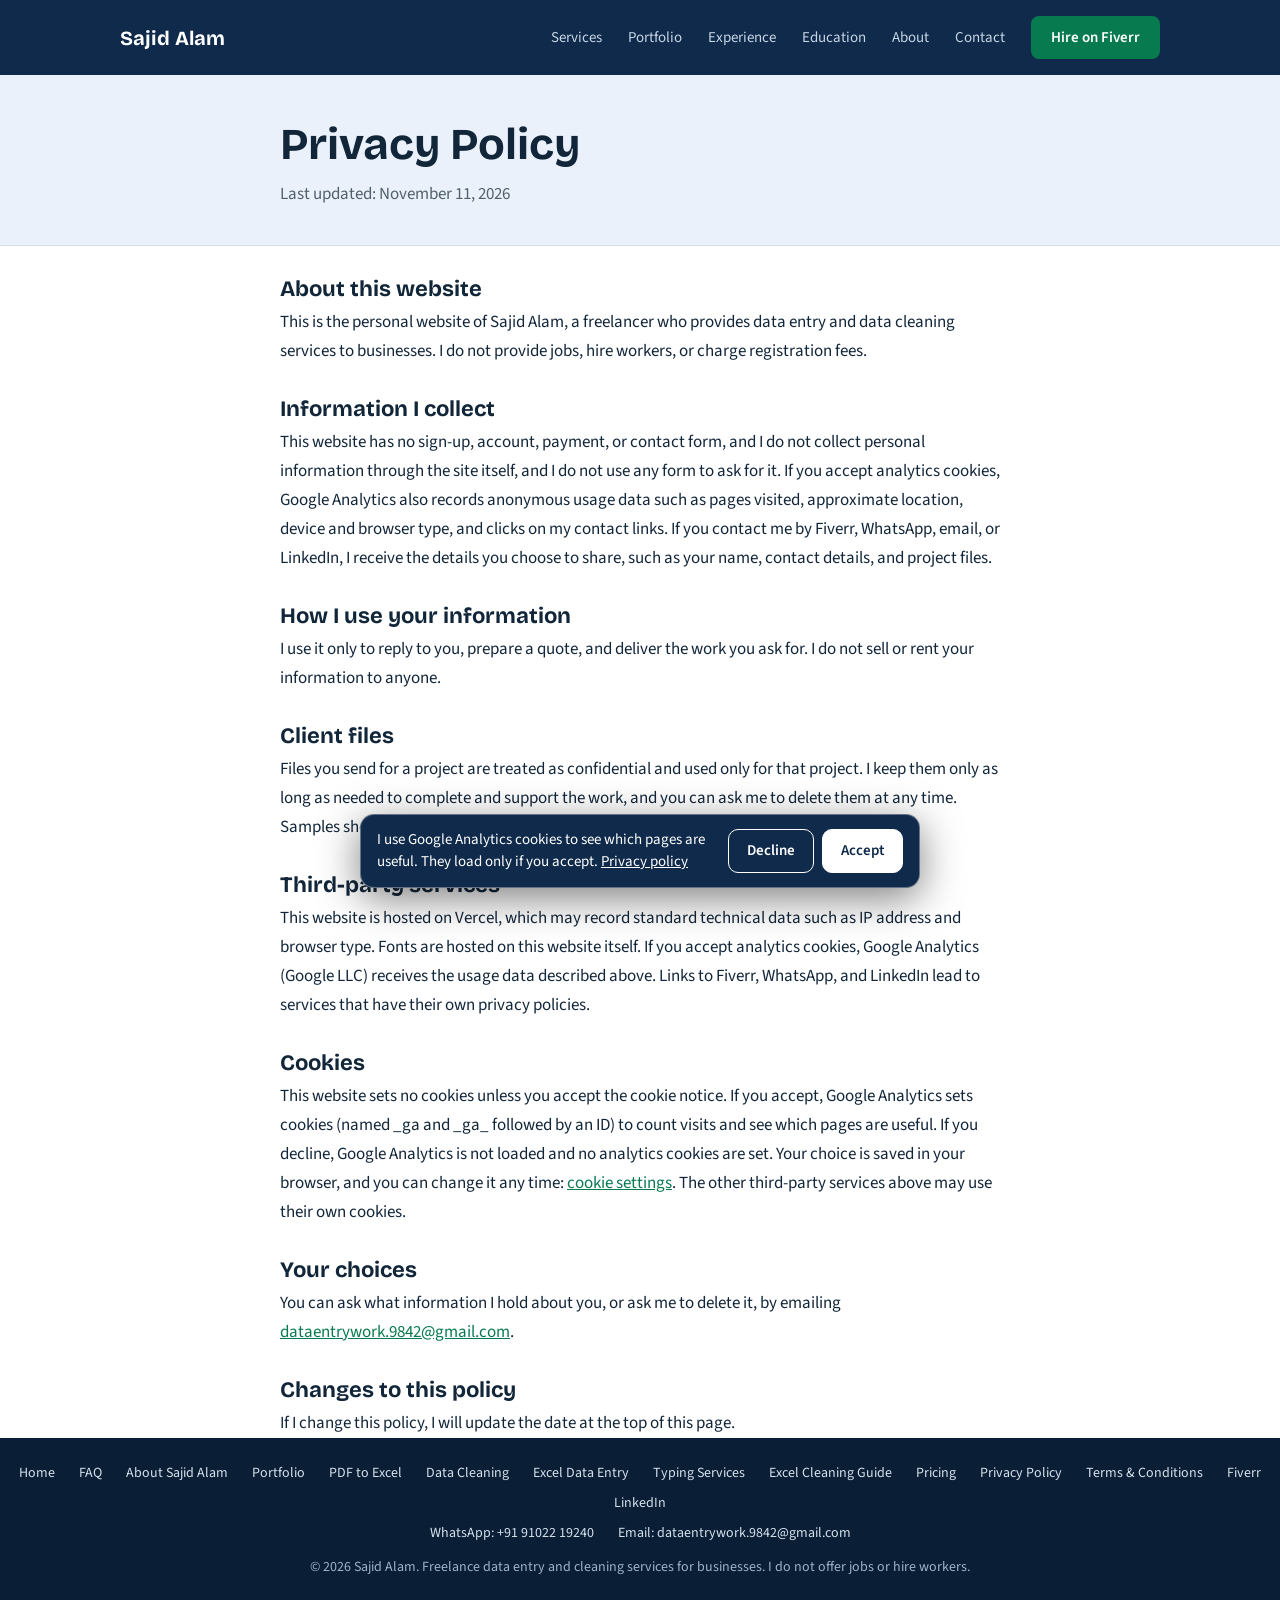
<file: privacy.html>
<!DOCTYPE html>
<html lang="en">
<head>
<meta charset="utf-8">
<meta name="viewport" content="width=device-width, initial-scale=1">
<title>Privacy Policy | Sajid Alam</title>
<meta name="description" content="Privacy policy for dataentry.work: what information the website collects, how Google Analytics cookies work, and how I handle client files.">
<meta name="robots" content="index, follow">
<meta name="theme-color" content="#0F2A4A">
<link rel="canonical" href="https://www.dataentry.work/privacy">
<meta property="og:type" content="website">
<meta property="og:site_name" content="Sajid Alam">
<meta property="og:locale" content="en_US">
<meta property="og:url" content="https://www.dataentry.work/privacy">
<meta property="og:title" content="Privacy Policy | Sajid Alam">
<meta property="og:description" content="Privacy policy for dataentry.work: what information the website collects, how Google Analytics cookies work, and how I handle client files.">
<meta property="og:image" content="https://www.dataentry.work/preview.jpg">
<meta property="og:image:width" content="1200">
<meta property="og:image:height" content="630">
<meta property="og:image:alt" content="Sajid Alam, freelance B2B data specialist">
<meta name="twitter:card" content="summary_large_image">
<meta name="twitter:title" content="Privacy Policy | Sajid Alam">
<meta name="twitter:description" content="Privacy policy for dataentry.work: what information the website collects, how Google Analytics cookies work, and how I handle client files.">
<meta name="twitter:image" content="https://www.dataentry.work/preview.jpg">
<meta name="twitter:image:alt" content="Sajid Alam, freelance B2B data specialist">

<link rel="icon" href="/favicon.ico" sizes="48x48">
<link rel="icon" href="/favicon-48.png" type="image/png" sizes="48x48">
<link rel="icon" href="/favicon.png" type="image/png" sizes="192x192">
<link rel="apple-touch-icon" href="/apple-touch-icon.png">
<link rel="manifest" href="/manifest.webmanifest">
<script type="application/ld+json">{"@context":"https://schema.org","@graph":[{"@type":"WebSite","@id":"https://www.dataentry.work/#website","url":"https://www.dataentry.work/","name":"Sajid Alam","alternateName":["Sajid Alam Data Entry","Sajid Alam Freelance Data Specialist"],"inLanguage":"en","publisher":{"@id":"https://www.dataentry.work/#person"}},{"@type":"Person","@id":"https://www.dataentry.work/#person","name":"Sajid Alam","alternateName":"Sajid Alam Data Entry","jobTitle":"Freelance B2B Data Specialist","description":"Freelance data entry and data cleaning specialist offering data entry, typing, handwriting, and Arabic calligraphy services to businesses. Level 2 seller on Fiverr.","url":"https://www.dataentry.work/","image":"https://www.dataentry.work/img/sajid-alam-freelance-data-entry-expert.webp","sameAs":["https://www.fiverr.com/sajidalam565","https://www.linkedin.com/in/sajid-alam-93083b26a"],"address":{"@type":"PostalAddress","addressCountry":"IN"},"knowsLanguage":["Hindi","English","Arabic"],"knowsAbout":["Data entry","Data cleaning","Web research","Microsoft Excel","Typing services","Handwriting services","Arabic calligraphy"],"award":"Fiverr Level 2 Seller","hasCredential":[{"@type":"EducationalOccupationalCredential","name":"B.Sc. Mathematics","credentialCategory":"degree","recognizedBy":{"@type":"CollegeOrUniversity","name":"Babasaheb Bhimrao Ambedkar Bihar University","url":"https://brabu.ac.in/"}},{"@type":"EducationalOccupationalCredential","name":"Advanced Diploma in Computer Applications (ADCA)","credentialCategory":"diploma","recognizedBy":{"@type":"Organization","name":"Indian Council of Computer Technology"}},{"@type":"EducationalOccupationalCredential","name":"Be10x AI Course","credentialCategory":"certificate"}],"alumniOf":{"@type":"CollegeOrUniversity","name":"Babasaheb Bhimrao Ambedkar Bihar University","url":"https://brabu.ac.in/"}},{"@type":"WebPage","@id":"https://www.dataentry.work/privacy#page","url":"https://www.dataentry.work/privacy","name":"Privacy Policy | Sajid Alam","description":"Privacy policy for dataentry.work: what information the website collects, how Google Analytics cookies work, and how I handle client files.","inLanguage":"en","isPartOf":{"@id":"https://www.dataentry.work/#website"},"publisher":{"@id":"https://www.dataentry.work/#person"},"dateModified":"2026-11-11"}]}</script>
<link rel="preload" href="/fonts/sourcesans3-400.woff2" as="font" type="font/woff2" crossorigin>
<link rel="stylesheet" href="/css/fonts.css">
<style>
:root{--navy:#0F2A4A;--navy-d:#0A1E36;--green:#087A50;--green-d:#066241;--sky:#EAF1FB;--ink:#12263A;--muted:#51606B;--line:#D5DEE8;--head:"Bricolage Grotesque","Segoe UI",system-ui,sans-serif;--body:"Source Sans 3","Segoe UI",system-ui,sans-serif}
*{box-sizing:border-box;margin:0}
body{font:400 17px/1.7 var(--body);color:var(--ink);background:#fff}
a{color:var(--green)}
:focus-visible{outline:3px solid var(--green);outline-offset:3px}
.wrap{max-width:760px;margin:0 auto;padding:0 20px}
header{background:var(--navy);color:#fff}
header .wrap{max-width:1080px;display:flex;justify-content:space-between;align-items:center;padding-top:16px;padding-bottom:16px}
header a{color:#fff;text-decoration:none}
.brand{font:700 20px var(--head)}
header nav{display:flex;align-items:center;gap:26px;font-size:15px}
header nav a{color:#C7D6E6}
header nav a:hover{color:#fff}
header nav .btn{display:inline-block;padding:9px 18px;border-radius:8px;font:600 15px var(--body);border:2px solid var(--green);background:var(--green);color:#fff}
header nav .btn:hover{background:var(--green-d);border-color:var(--green-d)}
@media(max-width:800px){header nav a:not(.btn){display:none}}
h1,h2{font-family:var(--head);line-height:1.2}
.hero{background:var(--sky);border-bottom:1px solid var(--line);padding:44px 0 36px}
h1{font-size:clamp(30px,5vw,44px);margin-bottom:8px}
.hero p{color:var(--muted)}
main section{padding-top:30px}
h2{font-size:22px;margin-bottom:6px}
main{padding-bottom:56px}
footer{background:var(--navy-d);color:#9FB2C6;padding:24px 0;font-size:14px;text-align:center}
footer nav{display:flex;justify-content:center;flex-wrap:wrap;gap:6px 0}
footer nav+nav{margin-top:6px}
footer p{margin-top:10px}
footer a{color:#D5E1EC;margin:0 12px;text-decoration:none}
footer a:hover{text-decoration:underline}
</style>
<link rel="stylesheet" href="/css/consent.css">
</head>
<body>
<header><div class="wrap"><a class="brand" href="/">Sajid Alam</a><nav aria-label="Main"><a href="/#services">Services</a><a href="/portfolio">Portfolio</a><a href="/#experience">Experience</a><a href="/#education">Education</a><a href="/#about">About</a><a href="/#contact">Contact</a><a data-track="fiverr" class="btn" href="https://www.fiverr.com/sajidalam565" rel="me">Hire on Fiverr</a></nav></div></header>
<div class="hero"><div class="wrap"><h1>Privacy Policy</h1><p>Last updated: November 11, 2026</p></div></div>
<main class="wrap">
<section><h2>About this website</h2><p>This is the personal website of Sajid Alam, a freelancer who provides data entry and data cleaning services to businesses. I do not provide jobs, hire workers, or charge registration fees.</p></section>
<section><h2>Information I collect</h2><p>This website has no sign-up, account, payment, or contact form, and I do not collect personal information through the site itself, and I do not use any form to ask for it. If you accept analytics cookies, Google Analytics also records anonymous usage data such as pages visited, approximate location, device and browser type, and clicks on my contact links. If you contact me by Fiverr, WhatsApp, email, or LinkedIn, I receive the details you choose to share, such as your name, contact details, and project files.</p></section>
<section><h2>How I use your information</h2><p>I use it only to reply to you, prepare a quote, and deliver the work you ask for. I do not sell or rent your information to anyone.</p></section>
<section><h2>Client files</h2><p>Files you send for a project are treated as confidential and used only for that project. I keep them only as long as needed to complete and support the work, and you can ask me to delete them at any time. Samples shown in my portfolio have private client details blurred or removed.</p></section>
<section><h2>Third-party services</h2><p>This website is hosted on Vercel, which may record standard technical data such as IP address and browser type. Fonts are hosted on this website itself. If you accept analytics cookies, Google Analytics (Google LLC) receives the usage data described above. Links to Fiverr, WhatsApp, and LinkedIn lead to services that have their own privacy policies.</p></section>
<section id="cookies"><h2>Cookies</h2><p>This website sets no cookies unless you accept the cookie notice. If you accept, Google Analytics sets cookies (named _ga and _ga_ followed by an ID) to count visits and see which pages are useful. If you decline, Google Analytics is not loaded and no analytics cookies are set. Your choice is saved in your browser, and you can change it any time: <a href="#" data-cookie-settings>cookie settings</a>. The other third-party services above may use their own cookies.</p></section>
<section><h2>Your choices</h2><p>You can ask what information I hold about you, or ask me to delete it, by emailing <a href="mailto:dataentrywork.9842@gmail.com">dataentrywork.9842@gmail.com</a>.</p></section>
<section><h2>Changes to this policy</h2><p>If I change this policy, I will update the date at the top of this page.</p></section>
</main>
<footer>
<nav aria-label="Footer"><a href="/">Home</a><a href="/#faq">FAQ</a><a href="/#about">About Sajid Alam</a><a href="/portfolio">Portfolio</a><a href="/pdf-to-excel">PDF to Excel</a><a href="/data-cleaning">Data Cleaning</a><a href="/excel-data-entry">Excel Data Entry</a><a href="/typing-services">Typing Services</a><a href="/how-to-clean-data-in-excel">Excel Cleaning Guide</a><a href="/pricing">Pricing</a><a href="/privacy">Privacy Policy</a><a href="/terms">Terms &amp; Conditions</a><a href="https://www.fiverr.com/sajidalam565" rel="me" data-track="fiverr">Fiverr</a><a href="https://www.linkedin.com/in/sajid-alam-93083b26a" rel="me">LinkedIn</a></nav>
<nav aria-label="Contact"><a href="https://wa.me/919102219240" data-track="whatsapp">WhatsApp: +91 91022 19240</a><a href="mailto:dataentrywork.9842@gmail.com">Email: dataentrywork.9842@gmail.com</a></nav>
<p>© 2026 Sajid Alam. Freelance data entry and cleaning services for businesses. I do not offer jobs or hire workers.</p>
</footer>
<script src="/js/analytics.js" defer></script>
<script src="/js/sw-register.js" defer></script>
</body>
</html>
</file>
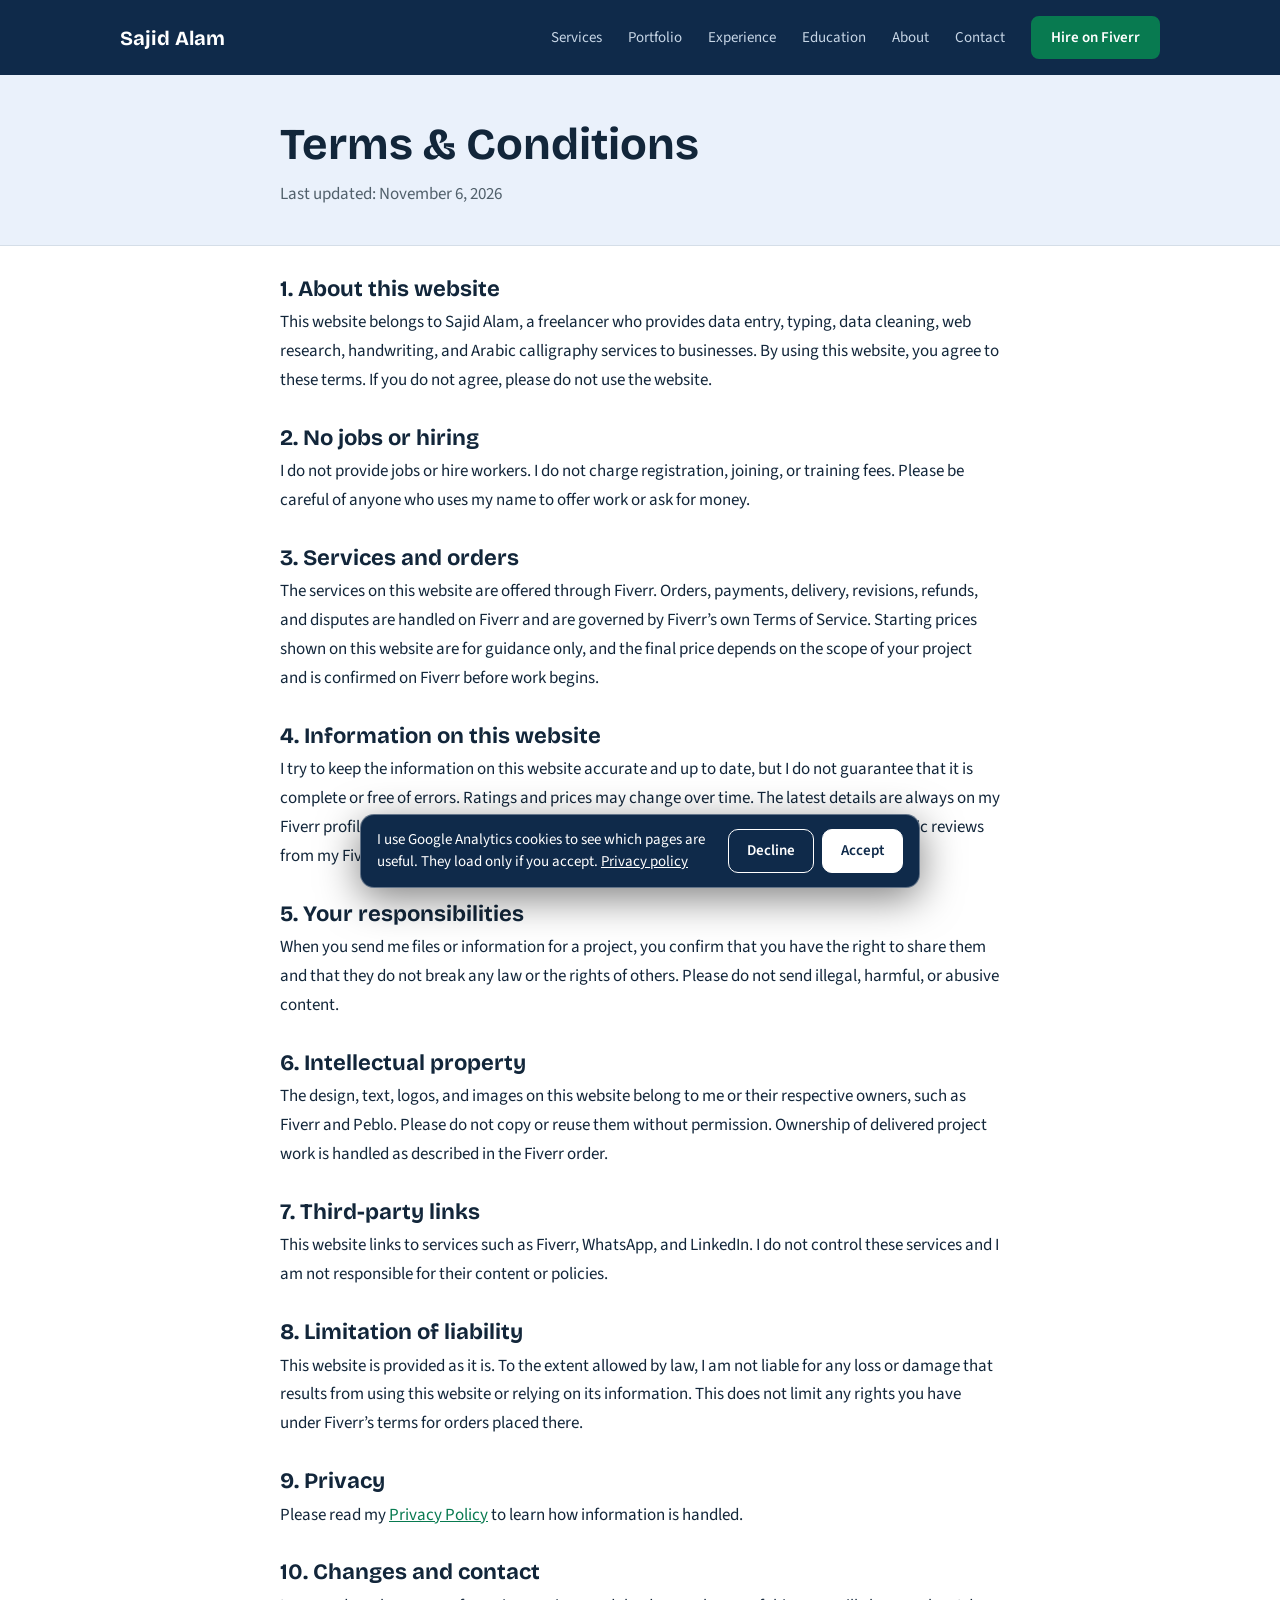
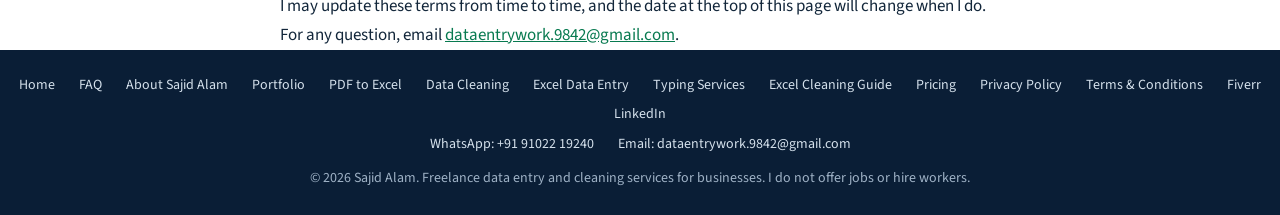
<file: terms.html>
<!DOCTYPE html>
<html lang="en">
<head>
<meta charset="utf-8">
<meta name="viewport" content="width=device-width, initial-scale=1">
<title>Terms &amp; Conditions | Sajid Alam</title>
<meta name="description" content="Terms and conditions for using dataentry.work and ordering freelance data entry services from Sajid Alam, including how orders work through Fiverr.">
<meta name="robots" content="index, follow">
<meta name="theme-color" content="#0F2A4A">
<link rel="canonical" href="https://www.dataentry.work/terms">
<meta property="og:type" content="website">
<meta property="og:site_name" content="Sajid Alam">
<meta property="og:locale" content="en_US">
<meta property="og:url" content="https://www.dataentry.work/terms">
<meta property="og:title" content="Terms &amp; Conditions | Sajid Alam">
<meta property="og:description" content="Terms and conditions for using dataentry.work and ordering freelance data entry services from Sajid Alam, including how orders work through Fiverr.">
<meta property="og:image" content="https://www.dataentry.work/preview.jpg">
<meta property="og:image:width" content="1200">
<meta property="og:image:height" content="630">
<meta property="og:image:alt" content="Sajid Alam, freelance B2B data specialist">
<meta name="twitter:card" content="summary_large_image">
<meta name="twitter:title" content="Terms &amp; Conditions | Sajid Alam">
<meta name="twitter:description" content="Terms and conditions for using dataentry.work and ordering freelance data entry services from Sajid Alam, including how orders work through Fiverr.">
<meta name="twitter:image" content="https://www.dataentry.work/preview.jpg">
<meta name="twitter:image:alt" content="Sajid Alam, freelance B2B data specialist">

<link rel="icon" href="/favicon.ico" sizes="48x48">
<link rel="icon" href="/favicon-48.png" type="image/png" sizes="48x48">
<link rel="icon" href="/favicon.png" type="image/png" sizes="192x192">
<link rel="apple-touch-icon" href="/apple-touch-icon.png">
<link rel="manifest" href="/manifest.webmanifest">
<script type="application/ld+json">{"@context":"https://schema.org","@graph":[{"@type":"WebSite","@id":"https://www.dataentry.work/#website","url":"https://www.dataentry.work/","name":"Sajid Alam","alternateName":["Sajid Alam Data Entry","Sajid Alam Freelance Data Specialist"],"inLanguage":"en","publisher":{"@id":"https://www.dataentry.work/#person"}},{"@type":"Person","@id":"https://www.dataentry.work/#person","name":"Sajid Alam","alternateName":"Sajid Alam Data Entry","jobTitle":"Freelance B2B Data Specialist","description":"Freelance data entry and data cleaning specialist offering data entry, typing, handwriting, and Arabic calligraphy services to businesses. Level 2 seller on Fiverr.","url":"https://www.dataentry.work/","image":"https://www.dataentry.work/img/sajid-alam-freelance-data-entry-expert.webp","sameAs":["https://www.fiverr.com/sajidalam565","https://www.linkedin.com/in/sajid-alam-93083b26a"],"address":{"@type":"PostalAddress","addressCountry":"IN"},"knowsLanguage":["Hindi","English","Arabic"],"knowsAbout":["Data entry","Data cleaning","Web research","Microsoft Excel","Typing services","Handwriting services","Arabic calligraphy"],"award":"Fiverr Level 2 Seller","hasCredential":[{"@type":"EducationalOccupationalCredential","name":"B.Sc. Mathematics","credentialCategory":"degree","recognizedBy":{"@type":"CollegeOrUniversity","name":"Babasaheb Bhimrao Ambedkar Bihar University","url":"https://brabu.ac.in/"}},{"@type":"EducationalOccupationalCredential","name":"Advanced Diploma in Computer Applications (ADCA)","credentialCategory":"diploma","recognizedBy":{"@type":"Organization","name":"Indian Council of Computer Technology"}},{"@type":"EducationalOccupationalCredential","name":"Be10x AI Course","credentialCategory":"certificate"}],"alumniOf":{"@type":"CollegeOrUniversity","name":"Babasaheb Bhimrao Ambedkar Bihar University","url":"https://brabu.ac.in/"}},{"@type":"WebPage","@id":"https://www.dataentry.work/terms#page","url":"https://www.dataentry.work/terms","name":"Terms & Conditions | Sajid Alam","description":"Terms and conditions for using dataentry.work and ordering freelance data entry services from Sajid Alam, including how orders work through Fiverr.","inLanguage":"en","isPartOf":{"@id":"https://www.dataentry.work/#website"},"publisher":{"@id":"https://www.dataentry.work/#person"},"dateModified":"2026-11-06"}]}</script>
<link rel="preload" href="/fonts/sourcesans3-400.woff2" as="font" type="font/woff2" crossorigin>
<link rel="stylesheet" href="/css/fonts.css">
<style>
:root{--navy:#0F2A4A;--navy-d:#0A1E36;--green:#087A50;--green-d:#066241;--sky:#EAF1FB;--ink:#12263A;--muted:#51606B;--line:#D5DEE8;--head:"Bricolage Grotesque","Segoe UI",system-ui,sans-serif;--body:"Source Sans 3","Segoe UI",system-ui,sans-serif}
*{box-sizing:border-box;margin:0}
body{font:400 17px/1.7 var(--body);color:var(--ink);background:#fff}
a{color:var(--green)}
:focus-visible{outline:3px solid var(--green);outline-offset:3px}
.wrap{max-width:760px;margin:0 auto;padding:0 20px}
header{background:var(--navy);color:#fff}
header .wrap{max-width:1080px;display:flex;justify-content:space-between;align-items:center;padding-top:16px;padding-bottom:16px}
header a{color:#fff;text-decoration:none}
.brand{font:700 20px var(--head)}
header nav{display:flex;align-items:center;gap:26px;font-size:15px}
header nav a{color:#C7D6E6}
header nav a:hover{color:#fff}
header nav .btn{display:inline-block;padding:9px 18px;border-radius:8px;font:600 15px var(--body);border:2px solid var(--green);background:var(--green);color:#fff}
header nav .btn:hover{background:var(--green-d);border-color:var(--green-d)}
@media(max-width:800px){header nav a:not(.btn){display:none}}
h1,h2{font-family:var(--head);line-height:1.2}
.hero{background:var(--sky);border-bottom:1px solid var(--line);padding:44px 0 36px}
h1{font-size:clamp(30px,5vw,44px);margin-bottom:8px}
.hero p{color:var(--muted)}
main section{padding-top:30px}
h2{font-size:22px;margin-bottom:6px}
main{padding-bottom:56px}
footer{background:var(--navy-d);color:#9FB2C6;padding:24px 0;font-size:14px;text-align:center}
footer nav{display:flex;justify-content:center;flex-wrap:wrap;gap:6px 0}
footer nav+nav{margin-top:6px}
footer p{margin-top:10px}
footer a{color:#D5E1EC;margin:0 12px;text-decoration:none}
footer a:hover{text-decoration:underline}
</style>
<link rel="stylesheet" href="/css/consent.css">
</head>
<body>
<header><div class="wrap"><a class="brand" href="/">Sajid Alam</a><nav aria-label="Main"><a href="/#services">Services</a><a href="/portfolio">Portfolio</a><a href="/#experience">Experience</a><a href="/#education">Education</a><a href="/#about">About</a><a href="/#contact">Contact</a><a data-track="fiverr" class="btn" href="https://www.fiverr.com/sajidalam565" rel="me">Hire on Fiverr</a></nav></div></header>
<div class="hero"><div class="wrap"><h1>Terms &amp; Conditions</h1><p>Last updated: November 6, 2026</p></div></div>
<main class="wrap">
<section><h2>1. About this website</h2><p>This website belongs to Sajid Alam, a freelancer who provides data entry, typing, data cleaning, web research, handwriting, and Arabic calligraphy services to businesses. By using this website, you agree to these terms. If you do not agree, please do not use the website.</p></section>
<section><h2>2. No jobs or hiring</h2><p>I do not provide jobs or hire workers. I do not charge registration, joining, or training fees. Please be careful of anyone who uses my name to offer work or ask for money.</p></section>
<section><h2>3. Services and orders</h2><p>The services on this website are offered through Fiverr. Orders, payments, delivery, revisions, refunds, and disputes are handled on Fiverr and are governed by Fiverr’s own Terms of Service. Starting prices shown on this website are for guidance only, and the final price depends on the scope of your project and is confirmed on Fiverr before work begins.</p></section>
<section><h2>4. Information on this website</h2><p>I try to keep the information on this website accurate and up to date, but I do not guarantee that it is complete or free of errors. Ratings and prices may change over time. The latest details are always on my Fiverr profile. Client reviews shown on this website are screenshots and text excerpts of public reviews from my Fiverr profile.</p></section>
<section><h2>5. Your responsibilities</h2><p>When you send me files or information for a project, you confirm that you have the right to share them and that they do not break any law or the rights of others. Please do not send illegal, harmful, or abusive content.</p></section>
<section><h2>6. Intellectual property</h2><p>The design, text, logos, and images on this website belong to me or their respective owners, such as Fiverr and Peblo. Please do not copy or reuse them without permission. Ownership of delivered project work is handled as described in the Fiverr order.</p></section>
<section><h2>7. Third-party links</h2><p>This website links to services such as Fiverr, WhatsApp, and LinkedIn. I do not control these services and I am not responsible for their content or policies.</p></section>
<section><h2>8. Limitation of liability</h2><p>This website is provided as it is. To the extent allowed by law, I am not liable for any loss or damage that results from using this website or relying on its information. This does not limit any rights you have under Fiverr’s terms for orders placed there.</p></section>
<section><h2>9. Privacy</h2><p>Please read my <a href="/privacy">Privacy Policy</a> to learn how information is handled.</p></section>
<section><h2>10. Changes and contact</h2><p>I may update these terms from time to time, and the date at the top of this page will change when I do. For any question, email <a href="mailto:dataentrywork.9842@gmail.com">dataentrywork.9842@gmail.com</a>.</p></section>
</main>
<footer>
<nav aria-label="Footer"><a href="/">Home</a><a href="/#faq">FAQ</a><a href="/#about">About Sajid Alam</a><a href="/portfolio">Portfolio</a><a href="/pdf-to-excel">PDF to Excel</a><a href="/data-cleaning">Data Cleaning</a><a href="/excel-data-entry">Excel Data Entry</a><a href="/typing-services">Typing Services</a><a href="/how-to-clean-data-in-excel">Excel Cleaning Guide</a><a href="/pricing">Pricing</a><a href="/privacy">Privacy Policy</a><a href="/terms">Terms &amp; Conditions</a><a href="https://www.fiverr.com/sajidalam565" rel="me" data-track="fiverr">Fiverr</a><a href="https://www.linkedin.com/in/sajid-alam-93083b26a" rel="me">LinkedIn</a></nav>
<nav aria-label="Contact"><a href="https://wa.me/919102219240" data-track="whatsapp">WhatsApp: +91 91022 19240</a><a href="mailto:dataentrywork.9842@gmail.com">Email: dataentrywork.9842@gmail.com</a></nav>
<p>© 2026 Sajid Alam. Freelance data entry and cleaning services for businesses. I do not offer jobs or hire workers.</p>
</footer>
<script src="/js/analytics.js" defer></script>
<script src="/js/sw-register.js" defer></script>
</body>
</html>
</file>
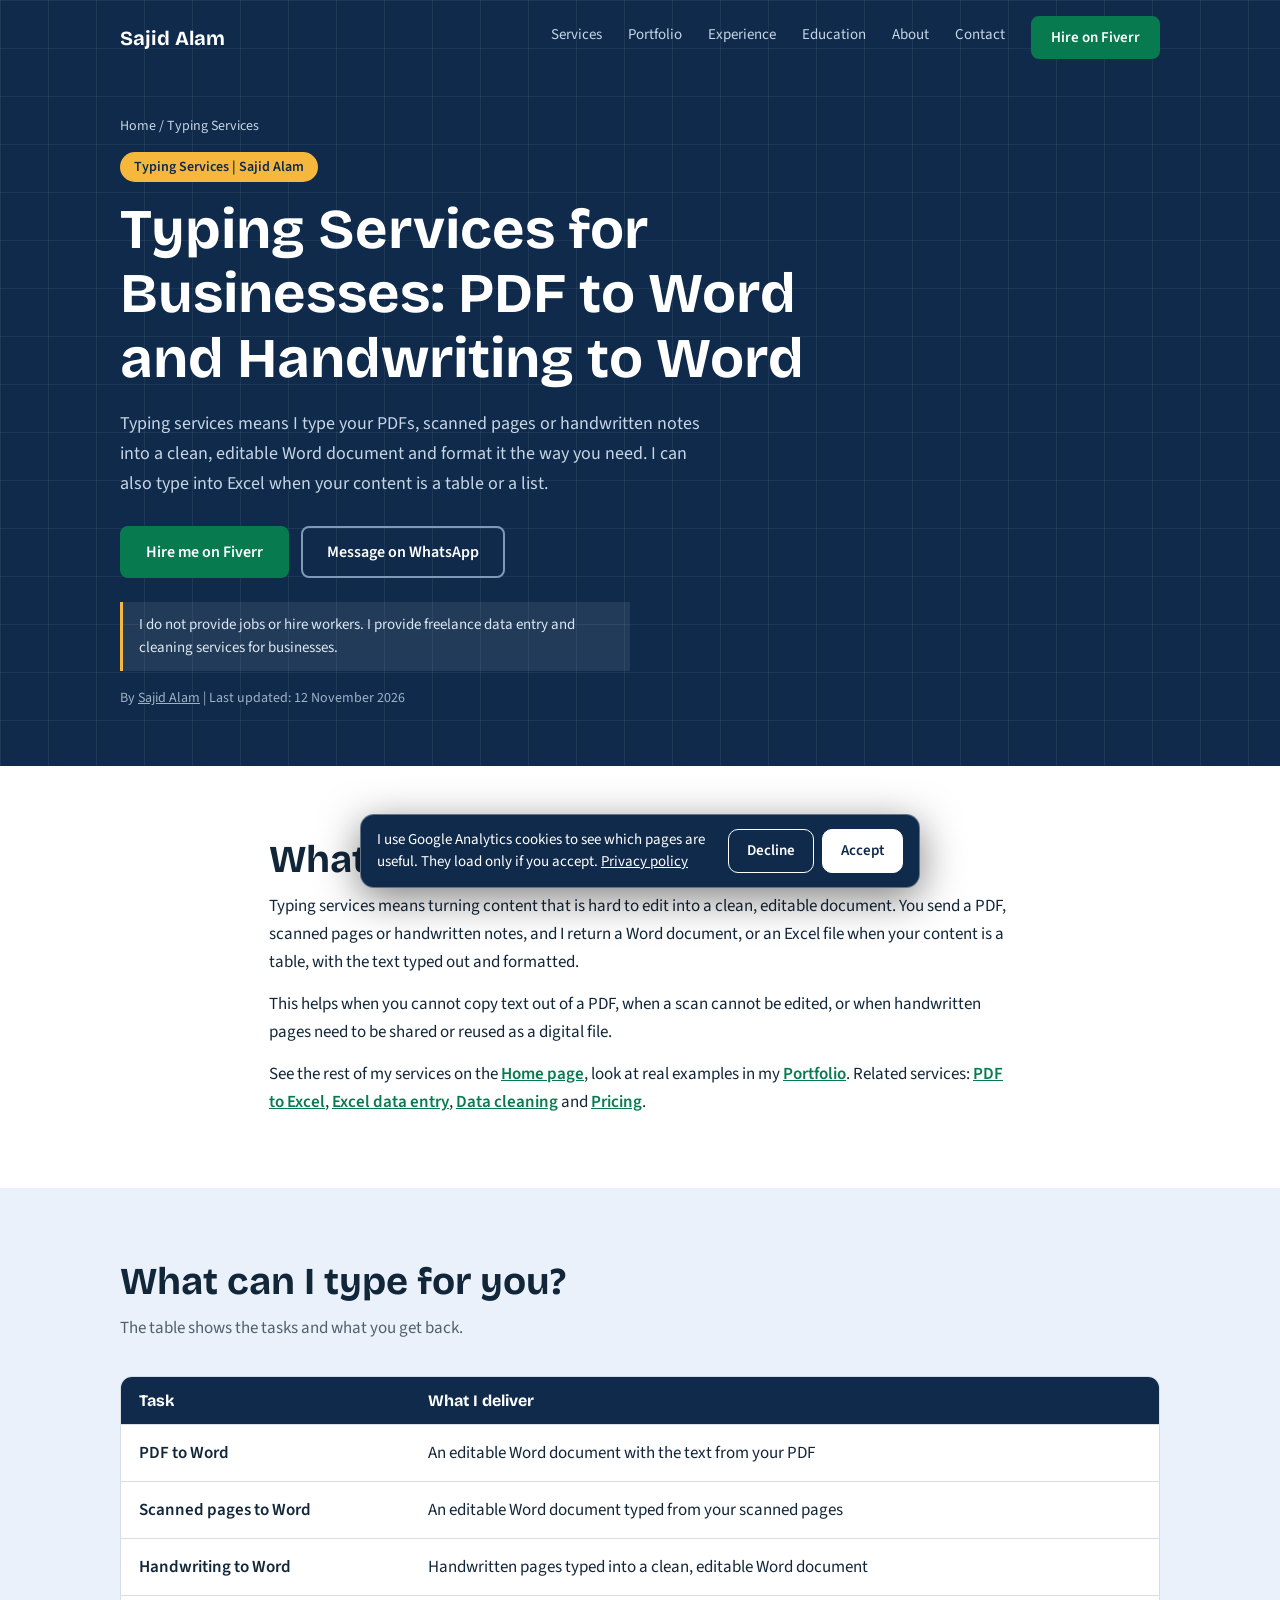
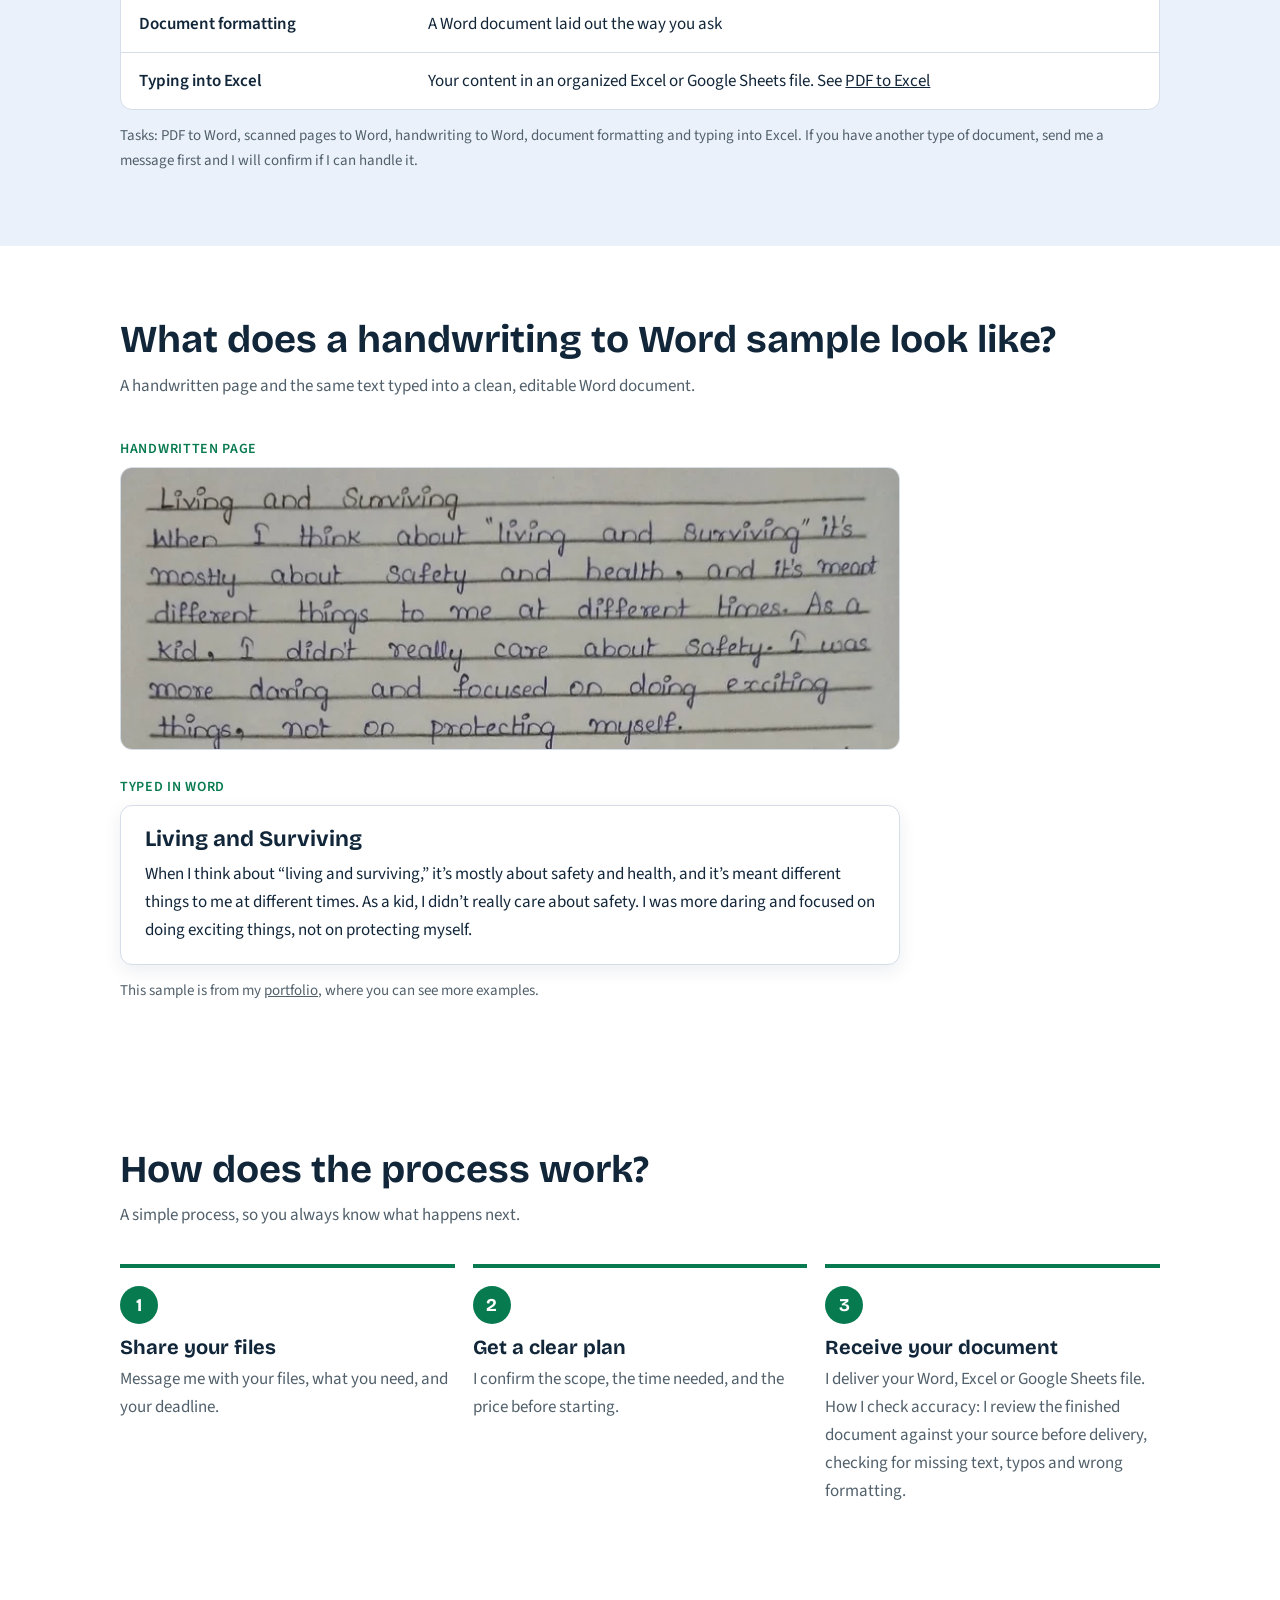
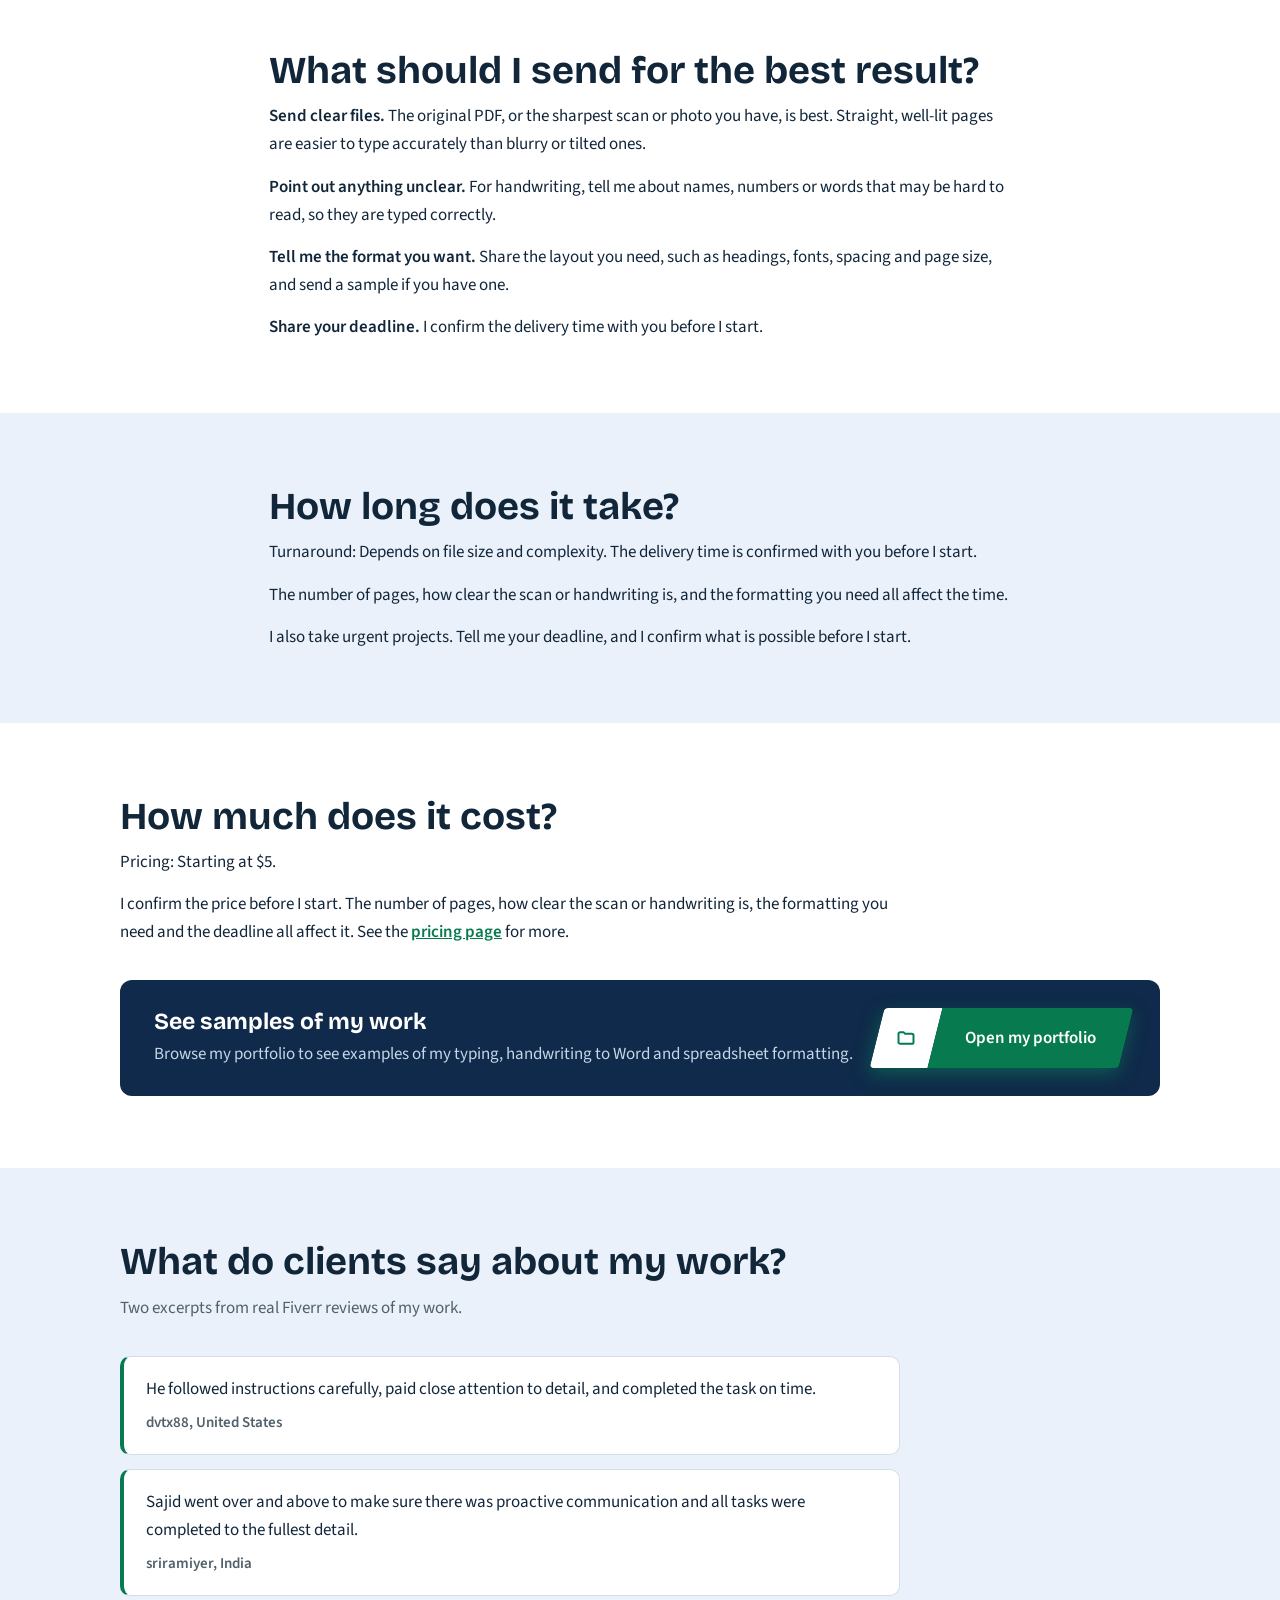
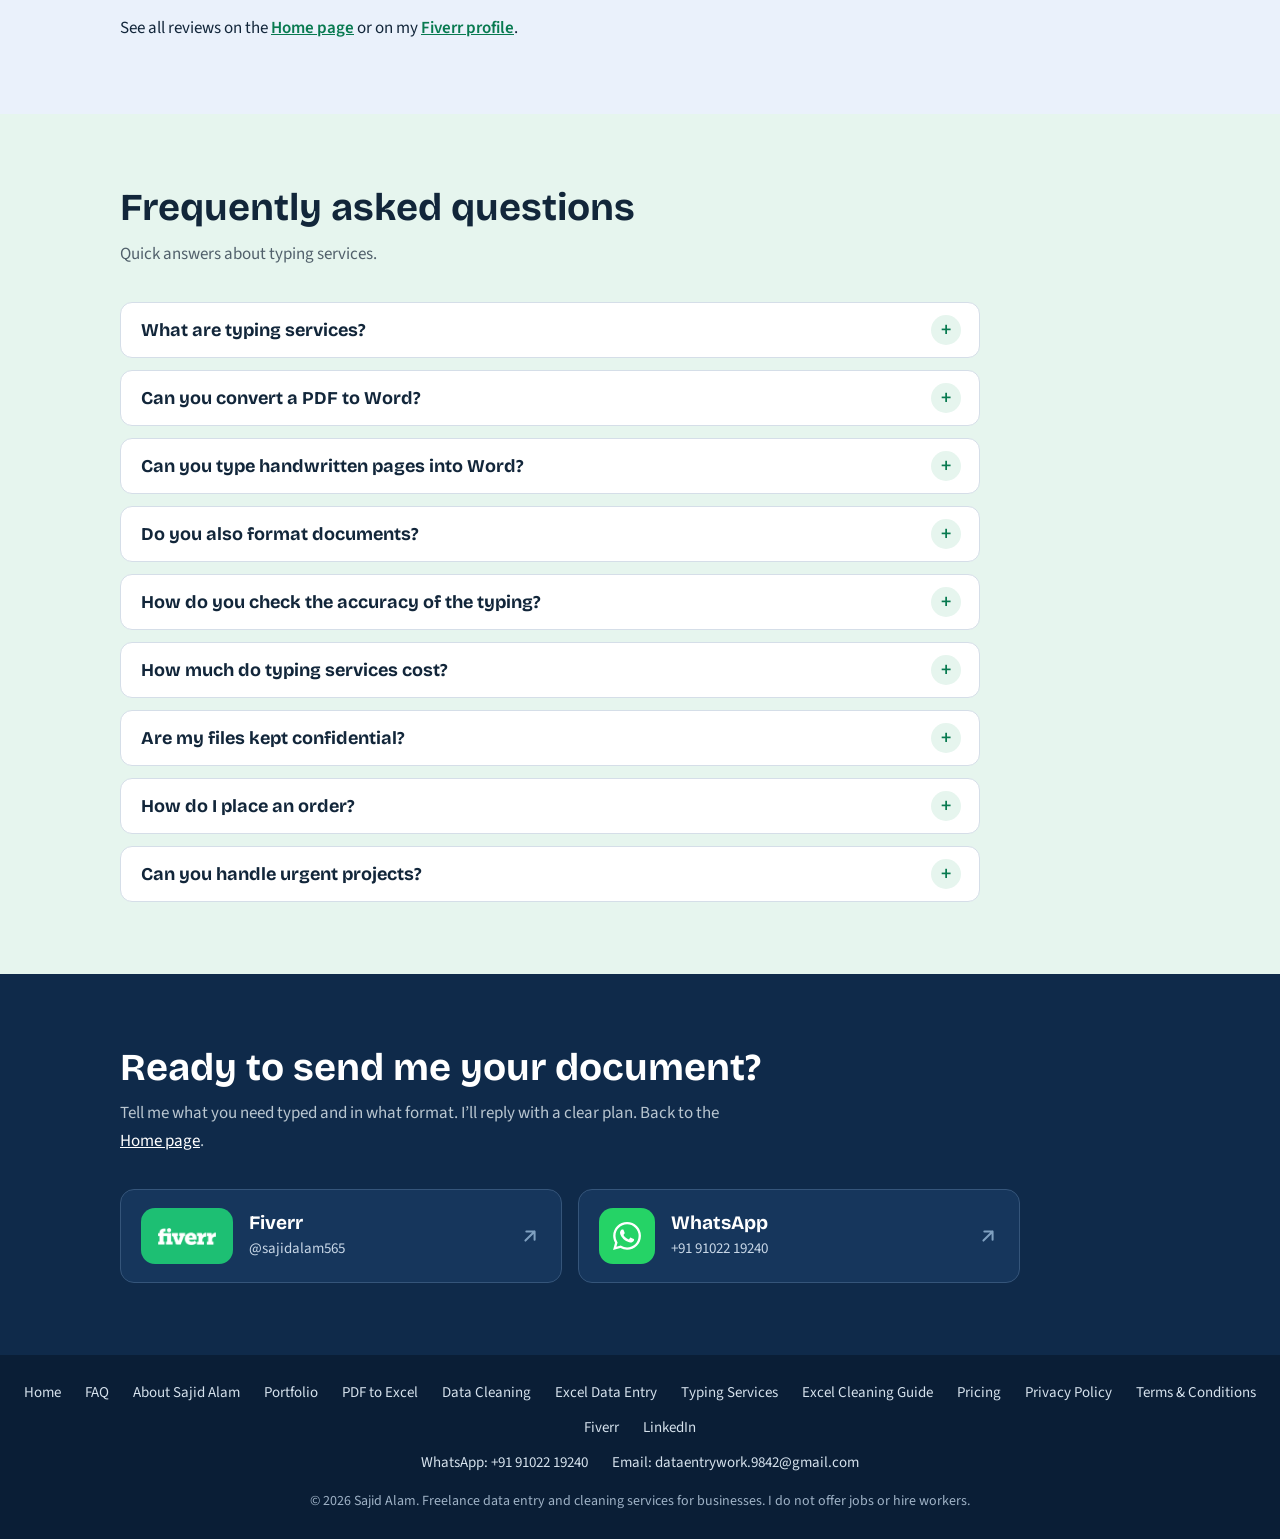
<file: typing-services.html>
<!DOCTYPE html>
<html lang="en">
<head>
<meta charset="utf-8">
<meta name="viewport" content="width=device-width, initial-scale=1">
<title>Typing Services: PDF &amp; Handwriting to Word | Sajid Alam</title>
<meta name="description" content="Hire Sajid Alam for typing services: PDF to Word, handwritten pages to Word and document formatting. Starting at $5, price confirmed before work begins.">
<meta name="robots" content="index, follow, max-image-preview:large, max-snippet:-1">
<meta name="author" content="Sajid Alam">
<meta name="theme-color" content="#0F2A4A">
<link rel="canonical" href="https://www.dataentry.work/typing-services">
<link rel="icon" href="/favicon.ico" sizes="48x48">
<link rel="icon" href="/favicon-48.png" type="image/png" sizes="48x48">
<link rel="icon" href="/favicon.png" type="image/png" sizes="192x192">
<link rel="apple-touch-icon" href="/apple-touch-icon.png">
<link rel="manifest" href="/manifest.webmanifest">
<meta property="og:type" content="website">
<meta property="og:site_name" content="Sajid Alam">
<meta property="og:locale" content="en_US">
<meta property="og:url" content="https://www.dataentry.work/typing-services">
<meta property="og:title" content="Typing Services: PDF &amp; Handwriting to Word | Sajid Alam">
<meta property="og:description" content="Hire Sajid Alam for typing services: PDF to Word, handwritten pages to Word and document formatting. Starting at $5, price confirmed before work begins.">
<meta property="og:image" content="https://www.dataentry.work/preview.jpg">
<meta property="og:image:width" content="1200">
<meta property="og:image:height" content="630">
<meta property="og:image:alt" content="Sajid Alam, freelance B2B data specialist">
<meta name="twitter:card" content="summary_large_image">
<meta name="twitter:title" content="Typing Services: PDF &amp; Handwriting to Word | Sajid Alam">
<meta name="twitter:description" content="Hire Sajid Alam for typing services: PDF to Word, handwritten pages to Word and document formatting. Starting at $5, price confirmed before work begins.">
<meta name="twitter:image" content="https://www.dataentry.work/preview.jpg">
<meta name="twitter:image:alt" content="Sajid Alam, freelance B2B data specialist">
<script type="application/ld+json">{"@context":"https://schema.org","@graph":[{"@type":"WebSite","@id":"https://www.dataentry.work/#website","url":"https://www.dataentry.work/","name":"Sajid Alam","inLanguage":"en","publisher":{"@id":"https://www.dataentry.work/#person"}},{"@type":"Person","@id":"https://www.dataentry.work/#person","name":"Sajid Alam","alternateName":"Sajid Alam Data Entry","jobTitle":"Freelance B2B Data Specialist","description":"Freelance data entry and data cleaning specialist offering data entry, typing, handwriting, and Arabic calligraphy services to businesses. Level 2 seller on Fiverr.","url":"https://www.dataentry.work/","image":"https://www.dataentry.work/img/sajid-alam-freelance-data-entry-expert.webp","sameAs":["https://www.fiverr.com/sajidalam565","https://www.linkedin.com/in/sajid-alam-93083b26a"],"address":{"@type":"PostalAddress","addressCountry":"IN"},"knowsLanguage":["Hindi","English","Arabic"],"knowsAbout":["Data entry","Data cleaning","Web research","Microsoft Excel","Typing services","Handwriting services","Arabic calligraphy"],"award":"Fiverr Level 2 Seller","hasCredential":[{"@type":"EducationalOccupationalCredential","name":"B.Sc. Mathematics","credentialCategory":"degree","recognizedBy":{"@type":"CollegeOrUniversity","name":"Babasaheb Bhimrao Ambedkar Bihar University","url":"https://brabu.ac.in/"}},{"@type":"EducationalOccupationalCredential","name":"Advanced Diploma in Computer Applications (ADCA)","credentialCategory":"diploma","recognizedBy":{"@type":"Organization","name":"Indian Council of Computer Technology"}},{"@type":"EducationalOccupationalCredential","name":"Be10x AI Course","credentialCategory":"certificate"}],"alumniOf":{"@type":"CollegeOrUniversity","name":"Babasaheb Bhimrao Ambedkar Bihar University","url":"https://brabu.ac.in/"}},{"@type":"WebPage","@id":"https://www.dataentry.work/typing-services#webpage","url":"https://www.dataentry.work/typing-services","name":"Typing Services: PDF & Handwriting to Word | Sajid Alam","description":"Hire Sajid Alam for typing services: PDF to Word, handwritten pages to Word and document formatting. Starting at $5, price confirmed before work begins.","isPartOf":{"@id":"https://www.dataentry.work/#website"},"inLanguage":"en","author":{"@id":"https://www.dataentry.work/#person"},"dateModified":"2026-11-12","breadcrumb":{"@id":"https://www.dataentry.work/typing-services#breadcrumb"},"mainEntity":{"@id":"https://www.dataentry.work/typing-services#service"}},{"@type":"BreadcrumbList","@id":"https://www.dataentry.work/typing-services#breadcrumb","itemListElement":[{"@type":"ListItem","position":1,"name":"Home","item":"https://www.dataentry.work/"},{"@type":"ListItem","position":2,"name":"Typing Services","item":"https://www.dataentry.work/typing-services"}]},{"@type":"Service","@id":"https://www.dataentry.work/typing-services#service","name":"Sajid Alam | Typing services","url":"https://www.dataentry.work/typing-services","description":"Hire Sajid Alam for typing services: PDF to Word, handwritten pages to Word and document formatting. Starting at $5, price confirmed before work begins.","serviceType":"Typing services","provider":{"@id":"https://www.dataentry.work/#person"},"areaServed":[{"@type":"Country","name":"United States"},{"@type":"Country","name":"United Kingdom"},{"@type":"Country","name":"Canada"},{"@type":"Country","name":"Australia"},{"@type":"Place","name":"Europe"},{"@type":"Place","name":"Worldwide"}],"offers":{"@type":"AggregateOffer","priceCurrency":"USD","lowPrice":"5"}},{"@type":"FAQPage","@id":"https://www.dataentry.work/typing-services#faq","mainEntity":[{"@type":"Question","name":"What are typing services?","acceptedAnswer":{"@type":"Answer","text":"Typing services means I type your PDFs, scanned pages or handwritten notes into a clean, editable Word document and format it the way you need. I can also type into Excel or Google Sheets when your content is a table or a list."}},{"@type":"Question","name":"Can you convert a PDF to Word?","acceptedAnswer":{"@type":"Answer","text":"Yes. PDF to Word is part of my typing services. Send me the PDF and tell me how you want the document to look, and I return an editable Word file."}},{"@type":"Question","name":"Can you type handwritten pages into Word?","acceptedAnswer":{"@type":"Answer","text":"Yes. I type handwritten pages into a clean, editable Word document. You can see an example in my portfolio."}},{"@type":"Question","name":"Do you also format documents?","acceptedAnswer":{"@type":"Answer","text":"Yes. Document formatting is part of my typing services. Tell me the layout you want, such as headings, spacing and fonts, and I confirm what I can do before I start."}},{"@type":"Question","name":"How do you check the accuracy of the typing?","acceptedAnswer":{"@type":"Answer","text":"I review the finished document against your source before delivery, checking for missing text, typos and wrong formatting."}},{"@type":"Question","name":"How much do typing services cost?","acceptedAnswer":{"@type":"Answer","text":"Gigs start from $5. The final price depends on the number of pages, how clear the scan or handwriting is, the formatting you need and the deadline, and I confirm it before I start."}},{"@type":"Question","name":"Are my files kept confidential?","acceptedAnswer":{"@type":"Answer","text":"Yes. Files you send are used only for your project and kept only as long as needed. You can read the details in my Privacy Policy."}},{"@type":"Question","name":"How do I place an order?","acceptedAnswer":{"@type":"Answer","text":"Open my Fiverr profile or message me on WhatsApp with your files and what you need. Orders, payment and delivery go through Fiverr."}},{"@type":"Question","name":"Can you handle urgent projects?","acceptedAnswer":{"@type":"Answer","text":"Yes. I also take urgent projects. Tell me your deadline, and I confirm what is possible before I start."}}]}]}</script>
<link rel="preload" href="/fonts/sourcesans3-400.woff2" as="font" type="font/woff2" crossorigin>
<link rel="stylesheet" href="/css/fonts.css">
<style>
:root{--navy:#0F2A4A;--navy-d:#0A1E36;--blue:#1B4F8A;--green:#087A50;--green-d:#066241;--mint:#E6F5EE;--sky:#EAF1FB;--amber:#F5B83D;--ink:#12263A;--muted:#51606B;--line:#D5DEE8;--head:"Bricolage Grotesque","Segoe UI",system-ui,sans-serif;--body:"Source Sans 3","Segoe UI",system-ui,sans-serif}
*{box-sizing:border-box;margin:0}
html{scroll-behavior:smooth}
body{font:400 17px/1.65 var(--body);color:var(--ink);background:#fff}
a{color:inherit}
:focus-visible{outline:3px solid var(--green);outline-offset:3px}
.top :focus-visible,.contact :focus-visible{outline-color:var(--amber)}
.wrap{max-width:1080px;margin:0 auto;padding:0 20px}
h1,h2,h3{font-family:var(--head);line-height:1.15;font-weight:700}
.top{background-color:var(--navy);background-image:linear-gradient(rgba(255,255,255,.06) 1px,transparent 1px),linear-gradient(90deg,rgba(255,255,255,.06) 1px,transparent 1px);background-size:48px 48px;color:#fff;overflow:hidden}
header .wrap{display:flex;justify-content:space-between;align-items:center;padding-top:16px;padding-bottom:16px}
.brand{font:700 20px var(--head);text-decoration:none}
nav{display:flex;align-items:center;gap:26px;font-size:15px}
nav a{text-decoration:none;color:#C7D6E6}
nav a:hover{color:#fff}
nav .btn{color:#fff;padding:9px 18px;font-size:15px}
.hero{position:relative;--pw:clamp(340px,34vw,540px);min-height:calc(var(--pw)*1.244 + 24px)}
.hero .wrap{padding-top:40px;padding-bottom:0}
.hero-text{max-width:min(600px,calc(100% - var(--pw) + 40px));padding-bottom:64px}
.chip{display:inline-block;background:var(--amber);color:var(--navy);font:600 14px var(--body);padding:5px 14px;border-radius:999px;margin-bottom:16px}
h1{font-size:clamp(34px,5.2vw,56px);margin-bottom:18px}
.lead{max-width:33em;color:#C7D6E6;font-size:18px;margin-bottom:28px}
.btns{display:flex;flex-wrap:wrap;gap:12px}
.btn{display:inline-block;padding:13px 24px;border-radius:8px;font:600 16px var(--body);text-decoration:none;border:2px solid var(--green);background:var(--green);color:#fff}
.btn:hover{background:var(--green-d);border-color:var(--green-d)}
.btn.o{background:transparent;border-color:#7F9AB6}
.btn.o:hover{background:rgba(255,255,255,.1);border-color:#fff}
.portrait{position:absolute;right:0;bottom:0;width:var(--pw)}
.disc{position:absolute;left:50%;bottom:-14%;width:96%;aspect-ratio:1;transform:translateX(-50%);border-radius:50%;background:var(--blue);box-shadow:0 0 0 14px rgba(27,79,138,.35)}
.portrait img{position:relative;display:block;width:100%;height:auto}
.badge{position:absolute;z-index:2;background:#fff;color:var(--ink);border-radius:10px;padding:10px 16px;box-shadow:0 8px 24px rgba(5,20,40,.35);line-height:1.25}
.badge b{display:block;font:700 22px var(--head)}
.badge span{font-size:14px;color:var(--muted)}
.badge .star{color:var(--amber)}
.b1{top:14%;left:-6%}
.b2{bottom:20%;right:4%}
section{padding:72px 0}
h2{font-size:clamp(27px,4vw,38px);margin-bottom:10px}
.sub{color:var(--muted);max-width:36em;margin-bottom:34px}
.services{background:var(--sky)}
.cards{display:grid;grid-template-columns:repeat(2,1fr);gap:18px}
.card{background:#fff;border:1px solid var(--line);border-radius:12px;padding:26px;display:flex;flex-direction:column;gap:8px}
.card h3{font-size:21px}
.card p{color:var(--muted);flex:1}
.card a{font-weight:600;color:var(--green);text-decoration:none;margin-top:6px}
.card a:hover{text-decoration:underline}
.ic{width:52px;height:52px;border-radius:12px;display:grid;place-items:center;color:#fff;margin-bottom:6px}
.ic svg{width:26px;height:26px;fill:none;stroke:currentColor;stroke-width:2;stroke-linecap:round;stroke-linejoin:round}
.ic.a{background:var(--blue)}.ic.b{background:var(--green)}.ic.c{background:var(--amber);color:var(--navy)}.ic.d{background:var(--navy)}
.ic.d{font:700 22px var(--body)}
.skills{display:flex;flex-wrap:wrap;gap:8px;margin-top:28px}
.skills span{background:#fff;border:1px solid var(--line);color:var(--blue);padding:6px 14px;border-radius:999px;font-size:15px;font-weight:600}
.how{background:#fff}
.steps{display:grid;grid-template-columns:repeat(3,1fr);gap:18px}
.step{border-top:4px solid var(--green);padding-top:18px}
.step i{display:grid;place-items:center;width:38px;height:38px;border-radius:50%;background:var(--green);color:#fff;font:700 18px var(--head);font-style:normal;margin-bottom:12px}
.step h3{font-size:20px;margin-bottom:6px}
.step p{color:var(--muted)}
.about{background:var(--sky)}
.about .wrap{display:grid;grid-template-columns:1.1fr .9fr;gap:48px}
.about p+p{margin-top:14px}
.about a{color:var(--green);font-weight:600}
.info{background:#fff;border-radius:12px;border-top:5px solid var(--green);padding:24px;display:grid;grid-template-columns:auto 1fr;gap:12px 20px;align-self:start}
.info dt{color:var(--muted)}
.info dd{font-weight:600}
.contact{background:var(--navy);color:#fff}
.contact .sub{color:#B9C6D0}
.rows{display:grid;gap:12px;max-width:640px}
.row{display:flex;justify-content:space-between;align-items:center;gap:16px;padding:16px 20px;border:1px solid #35557A;border-radius:10px;text-decoration:none;background:#16365C}
.row:hover{border-color:var(--amber)}
.row b{font:600 17px var(--body)}
.row span{color:#C7D6E6;font-size:15px;overflow-wrap:anywhere;text-align:right}
.row.wa{background:var(--green);border-color:var(--green)}
.row.wa:hover{background:var(--green-d)}
.row.wa span{color:#fff}
footer{background:var(--navy-d);color:#9FB2C6;padding:26px 0;font-size:14px;text-align:center}
footer nav{justify-content:center;flex-wrap:wrap;gap:6px 0}
footer nav+nav{margin-top:6px}
footer a{color:#D5E1EC;margin:0 12px;text-decoration:none}
footer a:hover{text-decoration:underline}
footer p{margin-top:10px}
.note{display:flex;gap:10px;margin-top:24px;max-width:34em;padding:12px 16px;border-left:3px solid var(--amber);background:rgba(255,255,255,.08);font-size:15px;color:#DCE7F2;line-height:1.5}
.band{background:#fff;border-bottom:1px solid var(--line)}
.band .wrap{display:flex;align-items:center;justify-content:space-between;gap:24px;padding-top:24px;padding-bottom:24px}
.band b.t{font:700 20px var(--head)}
.band p{color:var(--muted)}
.gc-a{--c:var(--blue);--g:rgba(27,79,138,.5)}.gc-b{--c:var(--green);--g:rgba(11,138,91,.5)}.gc-c{--c:#F5B83D;--g:rgba(245,184,61,.6);--t:var(--navy)}.gc-d{--c:var(--navy);--g:rgba(15,42,74,.45)}
.gig{display:inline-flex;align-self:flex-start;transform:skewX(-14deg);border-radius:4px;overflow:hidden;text-decoration:none;box-shadow:0 6px 18px var(--g);transition:box-shadow .25s,transform .25s;animation:glow 3s ease-in-out infinite}
.gig .gi{display:grid;place-items:center;width:46px;background:#fff;color:var(--c)}
.gig .gt{background:var(--c);color:var(--t,#fff);padding:11px 22px;font-size:15px;font-weight:600}
.gig svg{width:20px;height:20px;fill:none;stroke:currentColor;stroke-width:2.4;stroke-linecap:round;stroke-linejoin:round;transform:skewX(14deg)}
.gig b{display:inline-block;transform:skewX(14deg);font-weight:600;white-space:nowrap}
.gig:hover{transform:skewX(-14deg) translateY(-2px);box-shadow:0 10px 30px var(--g),0 0 20px var(--g)}
.card a.gig:hover,.card a.gig{text-decoration:none;color:var(--t,#fff)}
.gc-c .gi{color:var(--navy)}
.gig.big .gi{width:58px}.gig.big .gt{padding:16px 30px;font-size:17px}
@keyframes glow{50%{box-shadow:0 6px 30px var(--g),0 0 16px var(--g)}}
.work{display:flex;align-items:center;justify-content:space-between;gap:24px;margin-top:34px;background:var(--navy);color:#fff;border-radius:12px;padding:28px 34px}
.work h3{font-size:23px;margin-bottom:4px}.work p{color:#C7D6E6}
.exp{background:#fff}
.job{display:flex;gap:20px;align-items:center;background:var(--sky);border:1px solid var(--line);border-radius:12px;padding:24px;max-width:720px}
.logo{flex:none;width:58px;height:58px;border-radius:12px;background:var(--navy);color:#fff;display:grid;place-items:center;font:700 22px var(--head)}
.job h3{font-size:21px}.job span{color:var(--muted)}.job a{color:var(--green);font-weight:600}
@media(max-width:800px){
nav a:not(.btn){display:none}
.hero{min-height:0}
.hero .wrap{padding-top:28px}
.hero-text{max-width:none;padding-bottom:0}
.portrait{position:relative;width:min(82%,340px);margin:24px 0 0 auto}
.b1{left:-2%}.b2{right:2%}
.band .wrap,.work{flex-direction:column;align-items:flex-start}
.work{padding:24px}
.job{align-items:flex-start}
.cards,.steps,.about .wrap{grid-template-columns:1fr}
section{padding:52px 0}
.row{flex-direction:column;align-items:flex-start;gap:2px}
.row span{text-align:left}
}
@media(prefers-reduced-motion:reduce){html{scroll-behavior:auto}*,*::before,*::after{animation:none!important;transition:none!important}}

:root{--fiv:url("[data-uri]")}
.fiv{display:inline-block;width:72px;aspect-ratio:499/146;background:currentColor;-webkit-mask:var(--fiv) center/contain no-repeat;mask:var(--fiv) center/contain no-repeat}
.shead{display:flex;justify-content:space-between;align-items:center;gap:28px}
.start5{flex:none;width:150px;cursor:default}
.start5 svg{display:block;width:100%;height:auto;font-family:var(--head);animation:blink 2.8s ease-in-out infinite;transition:transform .3s}
.start5:hover svg{animation-play-state:paused;transform:rotate(-6deg) scale(1.06)}
@keyframes blink{0%,100%{opacity:1;transform:scale(1);filter:drop-shadow(0 6px 14px rgba(245,184,61,.3))}50%{opacity:.85;transform:scale(1.035);filter:drop-shadow(0 8px 28px rgba(245,184,61,.85))}}
.exps,.edus{display:grid;gap:18px}
.exps{grid-template-columns:repeat(2,1fr)}
.edus{grid-template-columns:repeat(3,1fr)}
.exps .job{max-width:none}
.lt{flex:none;width:116px;height:76px;border-radius:12px;background:#fff;border:1px solid var(--line);display:grid;place-items:center}
.lt img{width:94px;height:auto;display:block}
.lt .fiv{width:84px;color:#1DBF73}
.job h3{margin-bottom:2px}
.job>div:last-child{min-width:0;overflow-wrap:anywhere}
.dur{display:inline-block;margin:4px 0 8px;background:var(--mint);color:#064a31;font:600 14px var(--body);font-style:normal;padding:3px 12px;border-radius:999px}
.job .dur{background:#fff}
.edu-s{background:var(--mint)}
.edu{background:#fff;border:1px solid var(--line);border-radius:12px;padding:26px;display:flex;flex-direction:column;gap:6px}
.edu h3{font-size:20px}.edu p{color:var(--muted);flex:1}
.edu .dur{align-self:flex-start;background:var(--sky);color:var(--blue);margin-top:8px}
.ctg{display:grid;grid-template-columns:repeat(2,1fr);gap:16px;max-width:900px}
.ct{display:flex;align-items:center;gap:16px;padding:18px 20px;border:1px solid #35557A;border-radius:14px;background:#16365C;text-decoration:none;color:#fff;transition:transform .3s,box-shadow .3s,border-color .3s}
.ti{flex:none;width:56px;height:56px;border-radius:14px;display:grid;place-items:center;color:#fff;transition:transform .3s}
.ti svg{width:28px;height:28px;fill:currentColor}
.ti .fiv{width:58px;color:#fff}
.t-fiv{width:92px;background:#1DBF73}.t-wa{background:#25D366}.t-in{background:#0A66C2}
.t-em{background:var(--amber);color:var(--navy)}.t-em svg{fill:none}
.tx{flex:1;min-width:0}.tx b{display:block;font:700 19px var(--head)}.tx span{color:#C7D6E6;font-size:15px;overflow-wrap:anywhere}
.go{flex:none;width:22px;height:22px;color:#7FA0C0;transition:transform .3s,color .3s}.go svg{width:22px;height:22px}
.ct:hover{transform:translateY(-4px);border-color:var(--amber);box-shadow:0 12px 30px rgba(0,0,0,.35);--fxc:rgba(255,255,255,.10)}
.ct:hover .ti{transform:scale(1.08) rotate(-4deg)}
.ct:hover .go{transform:translate(3px,-3px);color:var(--amber)}
.lv2{background:#fff}
.lv2w{display:grid;grid-template-columns:.9fr 1.1fr;gap:48px;align-items:center}
.lv2img{position:relative;max-width:440px;justify-self:center;transition:transform .4s}
.lv2img:hover{transform:scale(1.04)}
.lv2img::before{content:"";position:absolute;inset:8% 4% 4%;border-radius:50%;background:var(--mint)}
.lv2img img{position:relative;display:block;width:100%;height:auto;animation:float 5s ease-in-out infinite}
@keyframes float{50%{transform:translateY(-10px)}}
.btn{transition:transform .25s,box-shadow .25s,background .25s,border-color .25s}
.btn:hover{transform:translateY(-2px);box-shadow:0 8px 22px rgba(11,138,91,.4)}
.btn.o:hover{box-shadow:0 8px 22px rgba(255,255,255,.15)}
nav a:not(.btn){background:linear-gradient(currentColor,currentColor) left bottom/0 2px no-repeat;padding-bottom:4px;transition:background-size .3s,color .2s}
nav a:not(.btn):hover{background-size:100% 2px}
.brand,footer a,.about a,.job a{transition:color .2s}
.brand:hover{color:var(--amber)}
.card,.edu,.job{transition:transform .3s,box-shadow .3s,border-color .3s}
.card:hover,.edu:hover,.job:hover{transform:translateY(-6px);box-shadow:0 16px 34px rgba(15,42,74,.14);border-color:var(--green)}
.card:hover,.edu:hover,.job:hover,.ct:hover{background-image:radial-gradient(circle 180px at var(--mx,50%) var(--my,50%),var(--fxc,rgba(11,138,91,.10)),transparent)}
.ic{transition:transform .3s}.card:hover .ic,.edu:hover .ic{transform:rotate(-6deg) scale(1.1)}
.step{transition:transform .3s}.step:hover{transform:translateY(-4px)}
.step i{transition:transform .3s}.step:hover i{transform:scale(1.15)}
.skills span{transition:transform .2s,background .2s,border-color .2s}.skills span:hover{transform:translateY(-3px);background:var(--mint);border-color:var(--green)}
.badge{transition:transform .3s}.badge:hover{transform:translateY(-4px) scale(1.04)}
.work{transition:box-shadow .3s}.work:hover{box-shadow:0 14px 34px rgba(15,42,74,.35)}
@media(max-width:800px){
.shead{flex-direction:column;align-items:flex-start;gap:0}
.start5{width:120px;margin:0 0 20px}
.exps,.edus,.ctg,.lv2w{grid-template-columns:1fr}
.lt{width:84px;height:64px}.lt img{width:70px}.lt .fiv{width:66px}.job{padding:18px;gap:14px}
.lv2w{gap:28px}.lv2t{text-align:center}.lv2t .sub{margin-left:auto;margin-right:auto}
}
@media(max-width:480px){.go{display:none}.tx span{font-size:14px}.ct{padding:16px}}

.stats{background:var(--green);color:#fff}
.stats .wrap{max-width:none;padding:0 clamp(12px,3vw,48px);display:grid;grid-template-columns:repeat(2,1fr)}
.stats .wrap>div{padding:28px 12px;text-align:center;border-right:1px solid rgba(255,255,255,.28);transition:background .3s}
.stats .wrap>div:last-child{border-right:0}
.stats .wrap>div:hover{background:rgba(255,255,255,.1)}
.si{display:grid;place-items:center;width:46px;height:46px;margin:0 auto 10px;border-radius:50%;background:rgba(255,255,255,.18);transition:transform .3s}
.stats .wrap>div:hover .si{transform:scale(1.12)}
.si svg{width:22px;height:22px;fill:none;stroke:#fff;stroke-width:2;stroke-linecap:round;stroke-linejoin:round}
.stats b{display:block;font:700 28px/1.2 var(--head)}
.stats span{font-size:15px}
.badge{text-align:center;padding:12px 24px;min-width:136px;border-bottom:3px solid var(--green)}
@media(max-width:800px){.stats .wrap{grid-template-columns:repeat(2,1fr)}.stats .wrap>div:nth-child(2){border-right:0}.badge{min-width:0;padding:10px 18px}.stats b{font-size:21px}.gig.big .gi{width:46px}.gig.big .gt{padding:14px 16px;font-size:15px}}
.about .wrap>*{min-width:0}
.info{grid-template-columns:auto minmax(0,1fr)}.info dd{overflow-wrap:anywhere}

.top{position:relative}
.top>header,.top>.hero{position:relative;z-index:1}
.stars{position:absolute;inset:0;overflow:hidden;pointer-events:none}
.stars i{--run:480px;position:absolute;left:var(--x);top:var(--y);width:var(--len);height:2px;border-radius:2px;background:linear-gradient(90deg,rgba(255,255,255,0),rgba(255,255,255,.85));opacity:0;animation:shoot var(--d) linear var(--delay) infinite}
.stars i::after{content:"";position:absolute;right:-2px;top:-2px;width:6px;height:6px;border-radius:50%;background:#fff;box-shadow:0 0 8px 3px rgba(255,255,255,.7),0 0 18px 6px rgba(160,200,255,.35)}
@keyframes shoot{0%{opacity:0;transform:rotate(142deg) translateX(0)}1.5%{opacity:1}9%{opacity:1}12.5%,100%{opacity:0;transform:rotate(142deg) translateX(var(--run))}}

.rvw{margin-top:60px;background:var(--mint);border-radius:22px;padding:44px 24px 34px}
.rvh{text-align:center;font-size:clamp(25px,3.6vw,34px);margin-bottom:6px}
.rsub{text-align:center;color:var(--muted);margin-bottom:28px}
.rcar{max-width:780px;margin:0 auto}
.rtrack{display:grid;align-items:center;justify-items:center}
.rs{grid-area:1/1;width:100%;position:relative;overflow:hidden;border-radius:16px;background:#fff;box-shadow:0 18px 44px rgba(15,42,74,.16),0 2px 6px rgba(15,42,74,.08);opacity:0;visibility:hidden;pointer-events:none;transform:translateY(34px) scale(.94);transition:opacity .6s,transform .8s cubic-bezier(.2,.7,.2,1),visibility 0s .8s;cursor:zoom-in}
.rs.on{opacity:1;visibility:visible;pointer-events:auto;transform:none;transition-delay:0s}
.rs.out{opacity:0;transform:translateY(-26px) scale(.97);visibility:visible}
.rs img{display:block;width:100%;height:auto}
.rs::after{content:"";position:absolute;inset:0;background:linear-gradient(105deg,transparent 38%,rgba(255,255,255,.7) 50%,transparent 62%);transform:translateX(-130%);pointer-events:none}
.rs.on::after{animation:shine 1.2s .35s ease-out forwards}
@keyframes shine{to{transform:translateX(130%)}}
.rbar{height:4px;background:rgba(11,138,91,.18);border-radius:4px;overflow:hidden;margin-top:22px}
.rbar i{display:block;height:100%;background:var(--green);transform-origin:left;transform:scaleX(0);animation:rfill 5s linear forwards}
@keyframes rfill{to{transform:scaleX(1)}}
.rctl{display:flex;align-items:center;justify-content:center;gap:16px;margin-top:18px}
.rbtn{width:44px;height:44px;border-radius:50%;border:2px solid var(--green);background:#fff;color:var(--green);display:grid;place-items:center;cursor:pointer;transition:background .25s,color .25s,transform .25s,box-shadow .25s}
.rbtn:hover{background:var(--green);color:#fff;transform:translateY(-2px);box-shadow:0 8px 18px rgba(11,138,91,.35)}
.rbtn svg{width:20px;height:20px;fill:none;stroke:currentColor;stroke-width:2.4;stroke-linecap:round;stroke-linejoin:round}
.rpp .il,.rpp.paused .ip{display:none}.rpp.paused .il{display:block}
.rcount{min-width:64px;text-align:center;font:600 16px var(--body);color:var(--navy)}
.rhint{display:none;text-align:center;font-size:14px;color:var(--muted);margin-top:12px}
.rz{position:fixed;inset:0;z-index:100;background:rgba(6,16,30,.92);display:none;overflow:auto;padding:56px 12px 24px}
.rz.on{display:block}
.rz img{display:block;margin:0 auto;width:min(760px,96vw);height:auto;border-radius:10px;background:#fff}
.rz button{position:fixed;top:12px;right:12px;width:44px;height:44px;border-radius:50%;border:0;background:rgba(255,255,255,.18);color:#fff;font-size:26px;cursor:pointer}
@media(max-width:600px){.rvw{padding:30px 12px 24px;border-radius:16px}.rhint{display:block}.rz img{width:720px;max-width:none}}
@media(max-width:800px){.stars i{--run:300px;width:90px}}

.skip{position:absolute;left:-999px;top:8px;background:#fff;color:var(--navy);padding:8px 14px;border-radius:6px;z-index:200;font-weight:600}.skip:focus{left:8px}
.sr{position:absolute;width:1px;height:1px;overflow:hidden;clip:rect(0 0 0 0);white-space:nowrap}
h1 .chip{display:block;width:max-content;max-width:100%}
.faq{background:var(--mint)}
.fl{max-width:860px;display:grid;gap:12px}
.fq{background:#fff;border:1px solid var(--line);border-radius:12px;transition:box-shadow .3s,border-color .3s}
.fq:hover{border-color:var(--green);box-shadow:0 8px 22px rgba(15,42,74,.08)}
.fq summary{list-style:none;cursor:pointer;padding:16px 60px 16px 20px;font:700 18px var(--head);position:relative}
.fq summary::-webkit-details-marker{display:none}
.fq summary::after{content:"+";position:absolute;right:18px;top:50%;width:30px;height:30px;margin-top:-15px;border-radius:50%;background:var(--mint);color:var(--green);display:grid;place-items:center;font:700 20px var(--body);transition:transform .3s,background .3s,color .3s}
.fq[open] summary::after{content:"\2212";transform:rotate(180deg);background:var(--green);color:#fff}
.fq .fa{padding:0 20px 18px;color:var(--muted)}
.fq[open] .fa{animation:faqin .35s ease-out}
@keyframes faqin{from{opacity:0;transform:translateY(-6px)}}
@media(max-width:480px){.cards{grid-template-columns:minmax(0,1fr)}.card .gig{max-width:100%}.card .gig b{white-space:normal;line-height:1.25}.card .gig .gt{padding:10px 14px;font-size:14px}}

/* page-specific additions (inner page, no portrait hero) */
.pg .hero{min-height:0}
.pg .hero-text{max-width:760px;padding-bottom:56px}
.crumb{font-size:14px;color:#C7D6E6;margin-bottom:14px}
.crumb a{text-decoration:none;color:#C7D6E6}.crumb a:hover{color:#fff;text-decoration:underline}
.upd{margin-top:16px;font-size:14px;color:#9FB2C6}
.prose{max-width:46em}.prose p+p{margin-top:14px}
.prose a{color:var(--green);font-weight:600}
.tw{overflow-x:auto;border:1px solid var(--line);border-radius:12px;background:#fff}
.tw table{width:100%;border-collapse:collapse;min-width:560px}
.tsm{max-width:780px;display:grid;gap:22px;margin-top:6px}
.tsm figure{margin:0}
.tsm .tl{display:inline-block;margin-bottom:8px;font:700 14px var(--body);color:var(--green);letter-spacing:.05em;text-transform:uppercase}
.tsm img{display:block;width:100%;height:auto;border:1px solid var(--line);border-radius:12px;background:#fff}
.tsm .tp{background:#fff;border:1px solid var(--line);border-radius:12px;padding:20px 24px;box-shadow:0 6px 18px rgba(15,42,74,.08)}
.tsm .tp b{display:block;font:700 22px var(--head);margin-bottom:8px}
.tsm .tp p{margin:0}
.rex{max-width:780px;margin:24px 0 0}
.rex ul{list-style:none;padding:0;display:grid;gap:14px}
.rex li{background:#fff;border:1px solid var(--line);border-left:4px solid var(--green);border-radius:10px;padding:18px 22px}
.rex blockquote{margin:0}
.rex blockquote p{color:var(--ink)}
.rex .rby{margin-top:8px;font-size:15px;font-weight:600;color:var(--muted)}
.rex .rall{margin-top:18px}
.rex .rall a{color:var(--green);font-weight:600}
.tw table.pt{min-width:0}
.tw th,.tw td{text-align:left;padding:14px 18px;border-bottom:1px solid var(--line);vertical-align:top}
.tw th{background:var(--navy);color:#fff;font:700 16px var(--head)}
.tw tr:last-child td{border-bottom:0}
.tw td:first-child{font-weight:600}
.tnote{margin-top:14px;color:var(--muted);font-size:15px}
</style>
<link rel="stylesheet" href="/css/consent.css">
</head>
<body class="pg">
<a class="skip" href="#main">Skip to content</a>
<div class="top">
<div class="stars" aria-hidden="true"><i style="--x:78%;--y:5%;--d:11s;--delay:1s;--len:130px"></i><i style="--x:92%;--y:24%;--d:14s;--delay:5s;--len:110px"></i><i style="--x:62%;--y:2%;--d:9s;--delay:8s;--len:150px"></i><i style="--x:46%;--y:12%;--d:16s;--delay:3s;--len:100px"></i><i style="--x:97%;--y:42%;--d:13s;--delay:10s;--len:120px"></i><i style="--x:30%;--y:4%;--d:18s;--delay:13s;--len:90px"></i></div>
<header>
<div class="wrap">
<a class="brand" href="/">Sajid Alam</a>
<nav aria-label="Main"><a href="/#services">Services</a><a href="/portfolio">Portfolio</a><a href="/#experience">Experience</a><a href="/#education">Education</a><a href="/#about">About</a><a href="/#contact">Contact</a><a data-track="fiverr" class="btn" href="https://www.fiverr.com/sajidalam565" rel="me">Hire on Fiverr</a></nav>
</div>
</header>
<div id="top" class="hero">
<div class="wrap">
<div class="hero-text">
<p class="crumb"><a href="/">Home</a> / Typing Services</p>
<span class="chip">Typing Services | Sajid Alam</span>
<h1>Typing Services for Businesses: PDF to Word and Handwriting to Word</h1>
<p class="lead">Typing services means I type your PDFs, scanned pages or handwritten notes into a clean, editable Word document and format it the way you need. I can also type into Excel when your content is a table or a list.</p>
<div class="btns">
<a data-track="fiverr" class="btn" href="https://www.fiverr.com/sajidalam565/do-professional-typing-services">Hire me on Fiverr</a>
<a data-track="whatsapp" class="btn o" href="https://wa.me/919102219240?text=Hi%20Sajid%2C%20I%20found%20your%20website%20and%20need%20help%20with%20typing%20services.">Message on WhatsApp</a>
</div>
<p class="note"><span>I do not provide jobs or hire workers. I provide freelance data entry and cleaning services for businesses.</span></p>
<p class="upd">By <a href="/#about" rel="author" style="color:inherit">Sajid Alam</a> | Last updated: <time datetime="2026-11-12">12 November 2026</time></p>
</div>
</div>
</div>
</div>

<main id="main">

<section id="what" class="exp">
<div class="wrap prose">
<h2>What are typing services?</h2>
<p>Typing services means turning content that is hard to edit into a clean, editable document. You send a PDF, scanned pages or handwritten notes, and I return a Word document, or an Excel file when your content is a table, with the text typed out and formatted.</p>
<p>This helps when you cannot copy text out of a PDF, when a scan cannot be edited, or when handwritten pages need to be shared or reused as a digital file.</p>
<p>See the rest of my services on the <a href="/">Home page</a>, look at real examples in my <a href="/portfolio">Portfolio</a>. Related services: <a href="/pdf-to-excel">PDF to Excel</a>, <a href="/excel-data-entry">Excel data entry</a>, <a href="/data-cleaning">Data cleaning</a> and <a href="/pricing">Pricing</a>.</p>
</div>
</section>

<section id="tasks" class="services">
<div class="wrap">
<h2>What can I type for you?</h2>
<p class="sub">The table shows the tasks and what you get back.</p>
<div class="tw">
<table class="pt">
<thead><tr><th scope="col">Task</th><th scope="col">What I deliver</th></tr></thead>
<tbody>
<tr><td>PDF to Word</td><td>An editable Word document with the text from your PDF</td></tr>
<tr><td>Scanned pages to Word</td><td>An editable Word document typed from your scanned pages</td></tr>
<tr><td>Handwriting to Word</td><td>Handwritten pages typed into a clean, editable Word document</td></tr>
<tr><td>Document formatting</td><td>A Word document laid out the way you ask</td></tr>
<tr><td>Typing into Excel</td><td>Your content in an organized Excel or Google Sheets file. See <a href="/pdf-to-excel">PDF to Excel</a></td></tr>
</tbody>
</table>
</div>
<p class="tnote">Tasks: PDF to Word, scanned pages to Word, handwriting to Word, document formatting and typing into Excel. If you have another type of document, send me a message first and I will confirm if I can handle it.</p>
</div>
</section>

<section id="sample" class="exp">
<div class="wrap">
<h2>What does a handwriting to Word sample look like?</h2>
<p class="sub">A handwritten page and the same text typed into a clean, editable Word document.</p>
<div class="tsm">
<figure><span class="tl">Handwritten page</span><img src="/img/handwriting-to-word-sample.webp" width="769" height="278" loading="lazy" decoding="async" alt="Handwritten page used in the handwriting to Word sample"></figure>
<div><span class="tl">Typed in Word</span><div class="tp"><b>Living and Surviving</b><p>When I think about “living and surviving,” it’s mostly about safety and health, and it’s meant different things to me at different times. As a kid, I didn’t really care about safety. I was more daring and focused on doing exciting things, not on protecting myself.</p></div></div>
</div>
<p class="tnote">This sample is from my <a href="/portfolio">portfolio</a>, where you can see more examples.</p>
</div>
</section>

<section id="process" class="how">
<div class="wrap">
<h2>How does the process work?</h2>
<p class="sub">A simple process, so you always know what happens next.</p>
<div class="steps">
<div class="step"><i>1</i><h3>Share your files</h3><p>Message me with your files, what you need, and your deadline.</p></div>
<div class="step"><i>2</i><h3>Get a clear plan</h3><p>I confirm the scope, the time needed, and the price before starting.</p></div>
<div class="step"><i>3</i><h3>Receive your document</h3><p>I deliver your Word, Excel or Google Sheets file. How I check accuracy: I review the finished document against your source before delivery, checking for missing text, typos and wrong formatting.</p></div>
</div>
</div>
</section>

<section id="prepare" class="exp">
<div class="wrap prose">
<h2>What should I send for the best result?</h2>
<p><strong>Send clear files.</strong> The original PDF, or the sharpest scan or photo you have, is best. Straight, well-lit pages are easier to type accurately than blurry or tilted ones.</p>
<p><strong>Point out anything unclear.</strong> For handwriting, tell me about names, numbers or words that may be hard to read, so they are typed correctly.</p>
<p><strong>Tell me the format you want.</strong> Share the layout you need, such as headings, fonts, spacing and page size, and send a sample if you have one.</p>
<p><strong>Share your deadline.</strong> I confirm the delivery time with you before I start.</p>
</div>
</section>

<section id="time" class="services">
<div class="wrap prose">
<h2>How long does it take?</h2>
<p>Turnaround: Depends on file size and complexity. The delivery time is confirmed with you before I start.</p>
<p>The number of pages, how clear the scan or handwriting is, and the formatting you need all affect the time.</p>
<p>I also take urgent projects. Tell me your deadline, and I confirm what is possible before I start.</p>
</div>
</section>

<section id="cost" class="exp">
<div class="wrap">
<div class="prose">
<h2>How much does it cost?</h2>
<p>Pricing: Starting at $5.</p>
<p>I confirm the price before I start. The number of pages, how clear the scan or handwriting is, the formatting you need and the deadline all affect it. See the <a href="/pricing">pricing page</a> for more.</p>
</div>
<div class="work">
<div><h3>See samples of my work</h3><p>Browse my portfolio to see examples of my typing, handwriting to Word and spreadsheet formatting.</p></div>
<a class="gig gc-b big" href="/portfolio"><span class="gi"><svg viewBox="0 0 24 24" aria-hidden="true"><path d="M3 7a2 2 0 012-2h4l2 2h8a2 2 0 012 2v8a2 2 0 01-2 2H5a2 2 0 01-2-2z"/></svg></span><span class="gt"><b>Open my portfolio</b></span></a>
</div>
</div>
</section>

<section id="reviews" class="services">
<div class="wrap">
<h2>What do clients say about my work?</h2>
<p class="sub">Two excerpts from real Fiverr reviews of my work.</p>
<div class="rex">
<ul>
<li><blockquote><p>He followed instructions carefully, paid close attention to detail, and completed the task on time.</p></blockquote><p class="rby">dvtx88, United States</p></li>
<li><blockquote><p>Sajid went over and above to make sure there was proactive communication and all tasks were completed to the fullest detail.</p></blockquote><p class="rby">sriramiyer, India</p></li>
</ul>
<p class="rall">See all reviews on the <a href="/#achievement">Home page</a> or on my <a href="https://www.fiverr.com/sajidalam565" rel="me" data-track="fiverr">Fiverr profile</a>.</p>
</div>
</div>
</section>

<section id="faq" class="faq">
<div class="wrap">
<h2>Frequently asked questions</h2>
<p class="sub">Quick answers about typing services.</p>
<div class="fl">
<details class="fq"><summary>What are typing services?</summary><div class="fa"><p>Typing services means I type your PDFs, scanned pages or handwritten notes into a clean, editable Word document and format it the way you need. I can also type into Excel or Google Sheets when your content is a table or a list.</p></div></details>
<details class="fq"><summary>Can you convert a PDF to Word?</summary><div class="fa"><p>Yes. PDF to Word is part of my typing services. Send me the PDF and tell me how you want the document to look, and I return an editable Word file.</p></div></details>
<details class="fq"><summary>Can you type handwritten pages into Word?</summary><div class="fa"><p>Yes. I type handwritten pages into a clean, editable Word document. You can see an example in my <a href="/portfolio">portfolio</a>.</p></div></details>
<details class="fq"><summary>Do you also format documents?</summary><div class="fa"><p>Yes. Document formatting is part of my typing services. Tell me the layout you want, such as headings, spacing and fonts, and I confirm what I can do before I start.</p></div></details>
<details class="fq"><summary>How do you check the accuracy of the typing?</summary><div class="fa"><p>I review the finished document against your source before delivery, checking for missing text, typos and wrong formatting.</p></div></details>
<details class="fq"><summary>How much do typing services cost?</summary><div class="fa"><p>Gigs start from $5. The final price depends on the number of pages, how clear the scan or handwriting is, the formatting you need and the deadline, and I confirm it before I start.</p></div></details>
<details class="fq"><summary>Are my files kept confidential?</summary><div class="fa"><p>Yes. Files you send are used only for your project and kept only as long as needed. You can read the details in my <a href="/privacy">Privacy Policy</a>.</p></div></details>
<details class="fq"><summary>How do I place an order?</summary><div class="fa"><p>Open my Fiverr profile or message me on WhatsApp with your files and what you need. Orders, payment and delivery go through Fiverr.</p></div></details>
<details class="fq"><summary>Can you handle urgent projects?</summary><div class="fa"><p>Yes. I also take urgent projects. Tell me your deadline, and I confirm what is possible before I start.</p></div></details>
</div>
</div>
</section>

<section id="contact" class="contact">
<div class="wrap">
<h2>Ready to send me your document?</h2>
<p class="sub">Tell me what you need typed and in what format. I’ll reply with a clear plan. Back to the <a href="/" style="color:#fff;text-decoration:underline">Home page</a>.</p>
<div class="ctg">
<a data-track="fiverr" class="ct" href="https://www.fiverr.com/sajidalam565" rel="me"><span class="ti t-fiv"><span class="fiv" role="img" aria-label="Fiverr"></span></span><span class="tx"><b>Fiverr</b><span>@sajidalam565</span></span><span class="go"><svg viewBox="0 0 24 24" fill="none" stroke="currentColor" stroke-width="2.2" stroke-linecap="round" stroke-linejoin="round" aria-hidden="true"><path d="M7 17L17 7M8 7h9v9"/></svg></span></a>
<a data-track="whatsapp" class="ct" href="https://wa.me/919102219240?text=Hi%20Sajid%2C%20I%20found%20your%20website%20and%20need%20help%20with%20typing%20services."><span class="ti t-wa"><svg viewBox="0 0 24 24" aria-hidden="true"><path d="M17.472 14.382c-.297-.149-1.758-.867-2.03-.967-.273-.099-.471-.148-.67.15-.197.297-.767.966-.94 1.164-.173.199-.347.223-.644.075-.297-.15-1.255-.463-2.39-1.475-.883-.788-1.48-1.761-1.653-2.059-.173-.297-.018-.458.13-.606.134-.133.298-.347.446-.52.149-.174.198-.298.298-.497.099-.198.05-.371-.025-.52-.075-.149-.669-1.612-.916-2.207-.242-.579-.487-.5-.669-.51-.173-.008-.371-.01-.57-.01-.198 0-.52.074-.792.372-.272.297-1.04 1.016-1.04 2.479 0 1.462 1.065 2.875 1.213 3.074.149.198 2.096 3.2 5.077 4.487.709.306 1.262.489 1.694.625.712.227 1.36.195 1.871.118.571-.085 1.758-.719 2.006-1.413.248-.694.248-1.289.173-1.413-.074-.124-.272-.198-.57-.347m-5.421 7.403h-.004a9.87 9.87 0 01-5.031-1.378l-.361-.214-3.741.982.998-3.648-.235-.374a9.86 9.86 0 01-1.51-5.26c.001-5.45 4.436-9.884 9.888-9.884 2.64 0 5.122 1.03 6.988 2.898a9.825 9.825 0 012.893 6.994c-.003 5.45-4.437 9.884-9.885 9.884m8.413-18.297A11.815 11.815 0 0012.05 0C5.495 0 .16 5.335.157 11.892c0 2.096.547 4.142 1.588 5.945L.057 24l6.305-1.654a11.882 11.882 0 005.683 1.448h.005c6.554 0 11.89-5.335 11.893-11.893a11.821 11.821 0 00-3.48-8.413Z"/></svg></span><span class="tx"><b>WhatsApp</b><span>+91 91022 19240</span></span><span class="go"><svg viewBox="0 0 24 24" fill="none" stroke="currentColor" stroke-width="2.2" stroke-linecap="round" stroke-linejoin="round" aria-hidden="true"><path d="M7 17L17 7M8 7h9v9"/></svg></span></a>
</div>
</div>
</section>

</main>

<footer>
<nav aria-label="Footer"><a href="/">Home</a><a href="/#faq">FAQ</a><a href="/#about">About Sajid Alam</a><a href="/portfolio">Portfolio</a><a href="/pdf-to-excel">PDF to Excel</a><a href="/data-cleaning">Data Cleaning</a><a href="/excel-data-entry">Excel Data Entry</a><a href="/typing-services">Typing Services</a><a href="/how-to-clean-data-in-excel">Excel Cleaning Guide</a><a href="/pricing">Pricing</a><a href="/privacy">Privacy Policy</a><a href="/terms">Terms &amp; Conditions</a><a href="https://www.fiverr.com/sajidalam565" rel="me" data-track="fiverr">Fiverr</a><a href="https://www.linkedin.com/in/sajid-alam-93083b26a" rel="me">LinkedIn</a></nav>
<nav aria-label="Contact"><a href="https://wa.me/919102219240" data-track="whatsapp">WhatsApp: +91 91022 19240</a><a href="mailto:dataentrywork.9842@gmail.com">Email: dataentrywork.9842@gmail.com</a></nav>
<p>© 2026 Sajid Alam. Freelance data entry and cleaning services for businesses. I do not offer jobs or hire workers.</p>
</footer>
<script src="/js/typing-services.js" defer></script><script src="/js/analytics.js" defer></script>
<script src="/js/sw-register.js" defer></script>
</body>
</html>
</file>
<file: css/fonts.css>
@font-face{font-family:"Bricolage Grotesque";font-style:normal;font-weight:500;font-display:swap;src:url("/fonts/bricolage-500.woff2") format("woff2")}
@font-face{font-family:"Bricolage Grotesque";font-style:normal;font-weight:700;font-display:swap;src:url("/fonts/bricolage-700.woff2") format("woff2")}
@font-face{font-family:"Source Sans 3";font-style:normal;font-weight:400;font-display:swap;src:url("/fonts/sourcesans3-400.woff2") format("woff2")}
@font-face{font-family:"Source Sans 3";font-style:normal;font-weight:600;font-display:swap;src:url("/fonts/sourcesans3-600.woff2") format("woff2")}
</file>
<file: css/consent.css>
.ckb{position:fixed;left:12px;right:12px;bottom:calc(12px + env(safe-area-inset-bottom,0px));max-width:560px;margin:0 auto;z-index:9999;background:#0F2A4A;color:#fff;border-radius:14px;padding:14px 16px;box-shadow:0 10px 40px rgba(0,0,0,.5);border:1px solid rgba(255,255,255,.35);font:15px/1.45 "Source Sans 3",system-ui,-apple-system,"Segoe UI",Roboto,sans-serif;display:flex;flex-wrap:wrap;gap:10px 14px;align-items:center}
.ckb p{margin:0;flex:1 1 240px}
.ckb a{color:#fff;text-decoration:underline}
.ckb-btns{display:flex;gap:8px}
.ckb button{min-height:44px;padding:0 18px;border-radius:10px;font:inherit;font-weight:600;cursor:pointer;border:1px solid #fff;background:transparent;color:#fff}
.ckb button.ckb-yes{background:#fff;color:#0F2A4A}
.ckb button:focus-visible,.ckb a:focus-visible{outline:3px solid #7ee0a1;outline-offset:2px}
</file>
